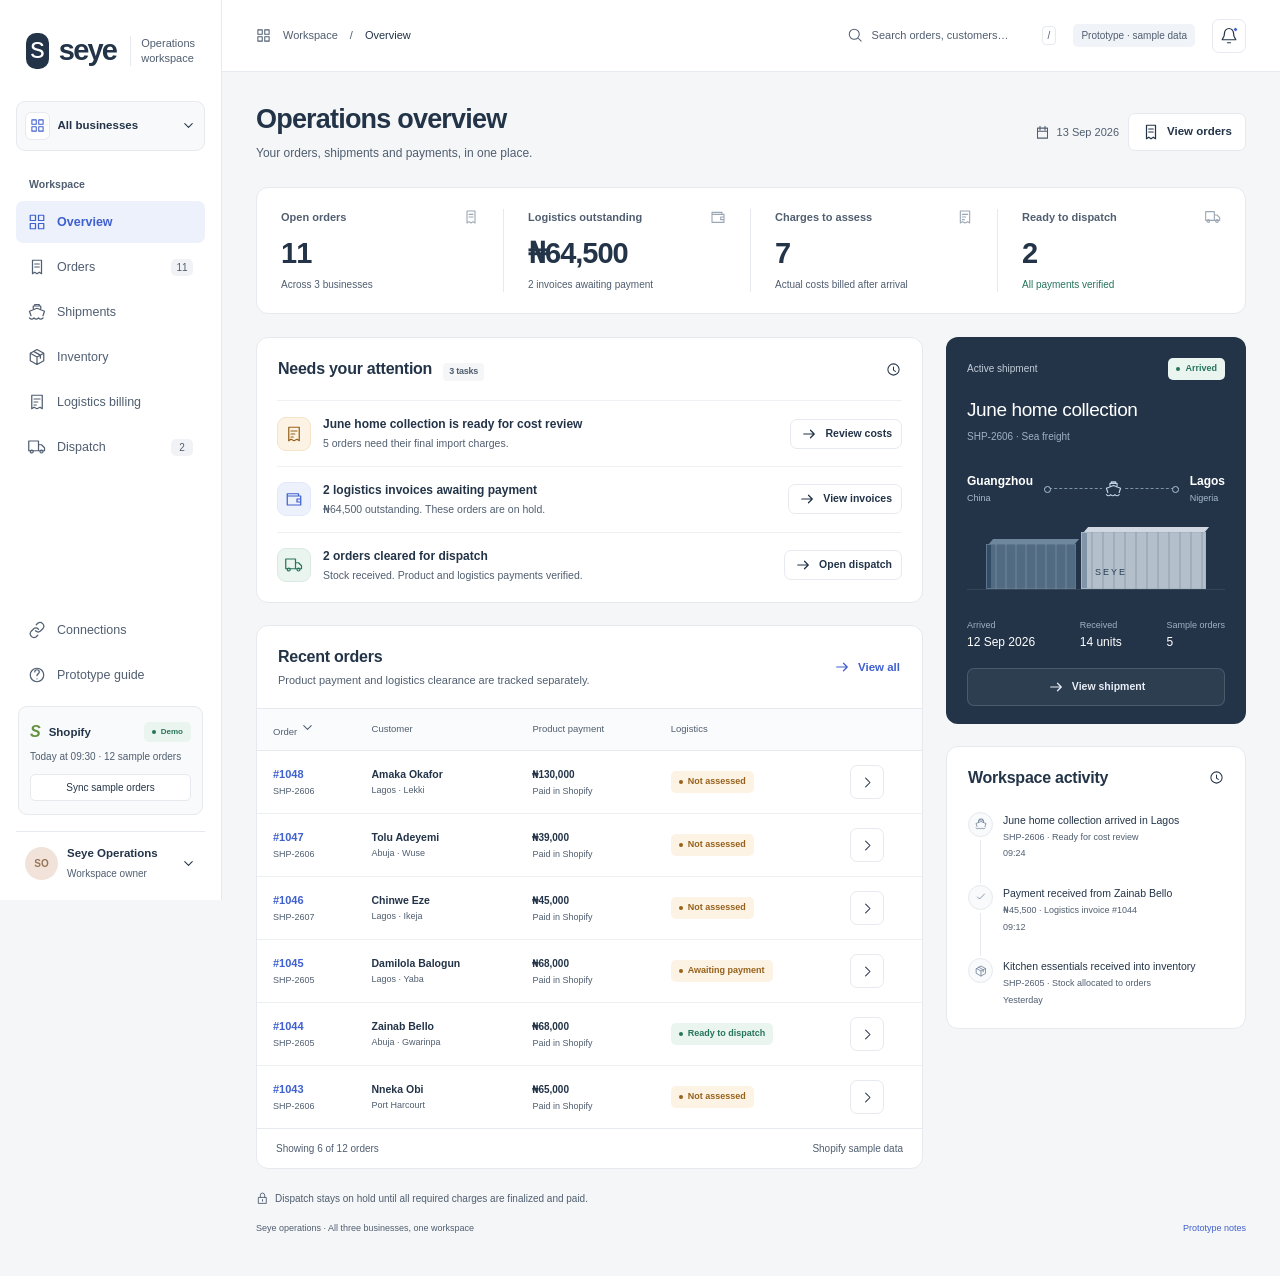
<file: index.html>
<!doctype html>
<html lang="en">
<head>
  <meta charset="UTF-8">
  <meta name="viewport" content="width=device-width,initial-scale=1">
  <meta name="theme-color" content="#233448">
  <meta name="description" content="Seye operations prototype: preorder inventory, actual logistics charges, and payment-controlled dispatch.">
  <title>Seye · Operations</title>
  <link rel="icon" href="data:image/svg+xml,%3Csvg xmlns='http://www.w3.org/2000/svg' viewBox='0 0 40 40'%3E%3Crect width='40' height='40' rx='12' fill='%23233448'/%3E%3Cpath d='M27 12H17a5 5 0 000 10h6a4 4 0 010 8H12' fill='none' stroke='%23fff' stroke-width='4'/%3E%3C/svg%3E">
  <link rel="stylesheet" href="styles.css">
  <script defer src="model.js"></script>
  <script defer src="app.js"></script>
</head>
<body>
  <a class="skip-link" href="#main">Skip to content</a>
  <div id="app"></div>
  <div id="overlay-root"></div>
  <div id="toast" class="toast" role="status" aria-live="polite"></div>
</body>
</html>
</file>
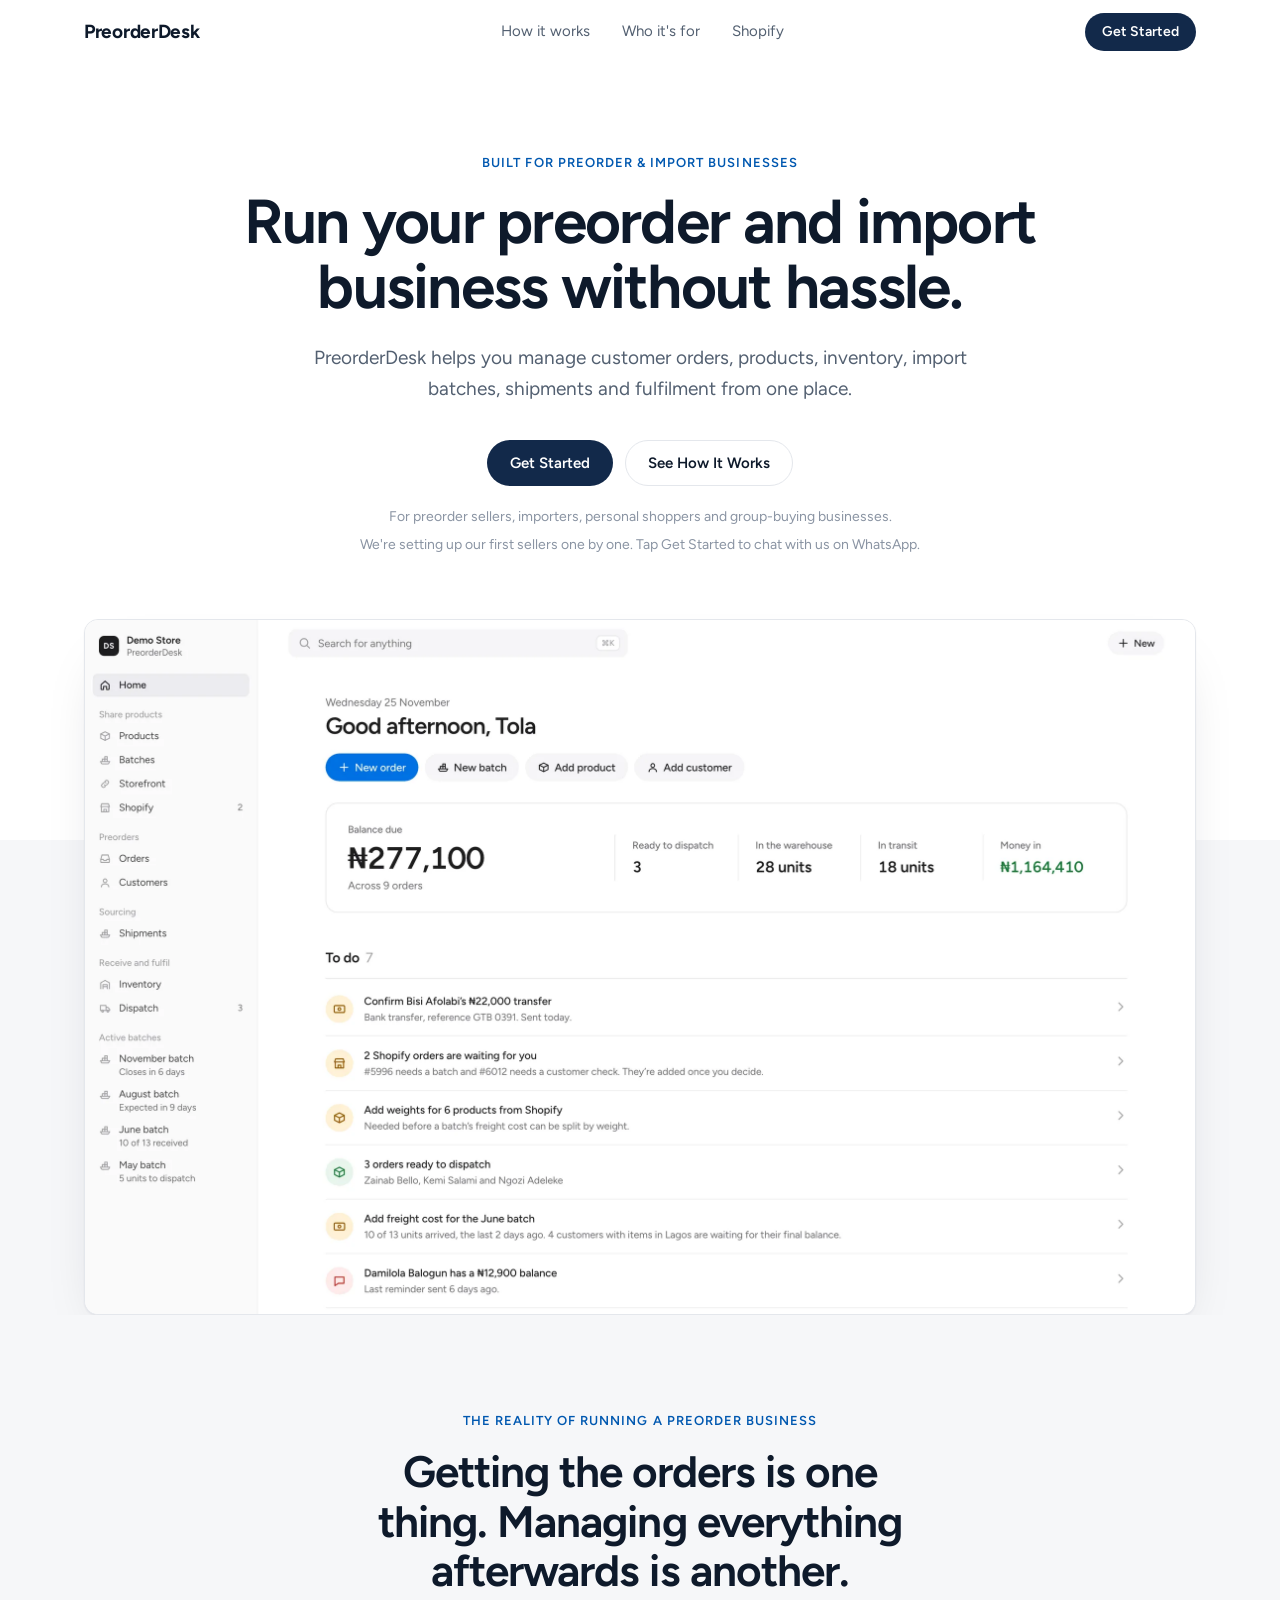
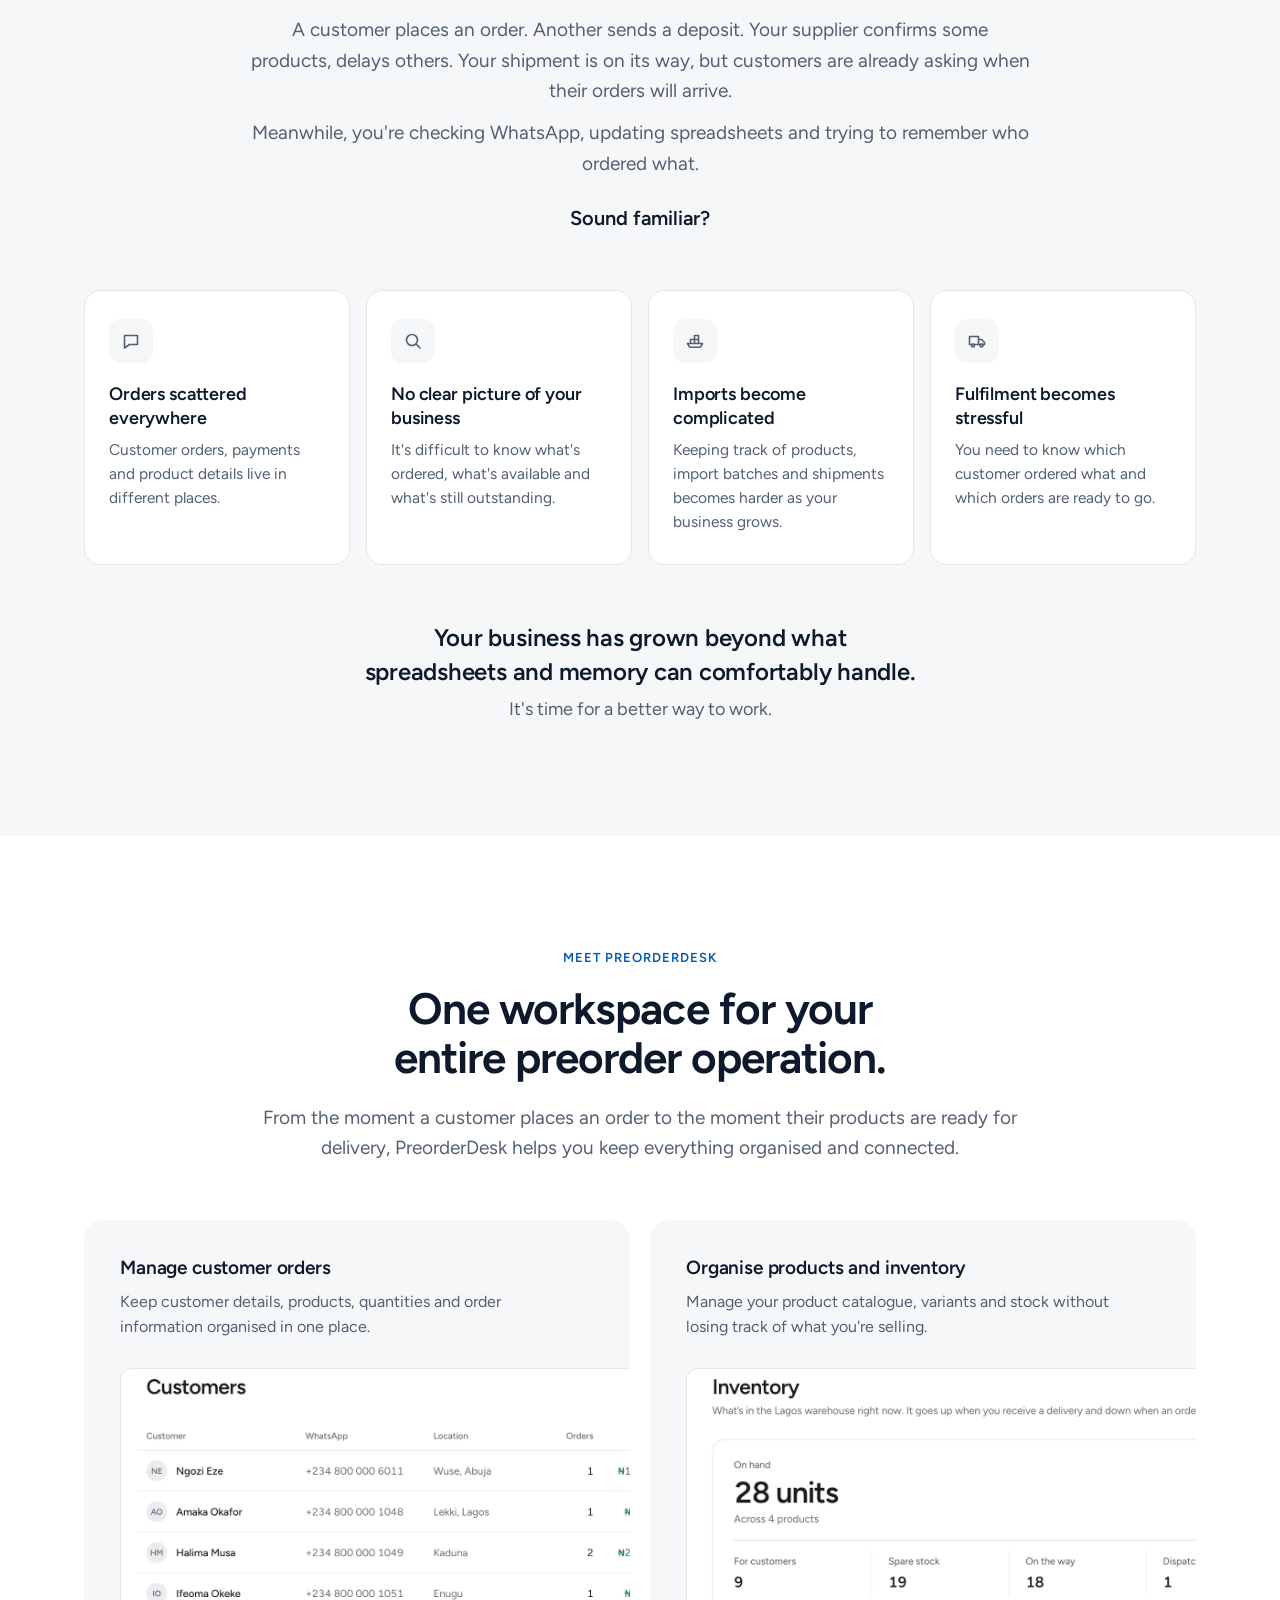
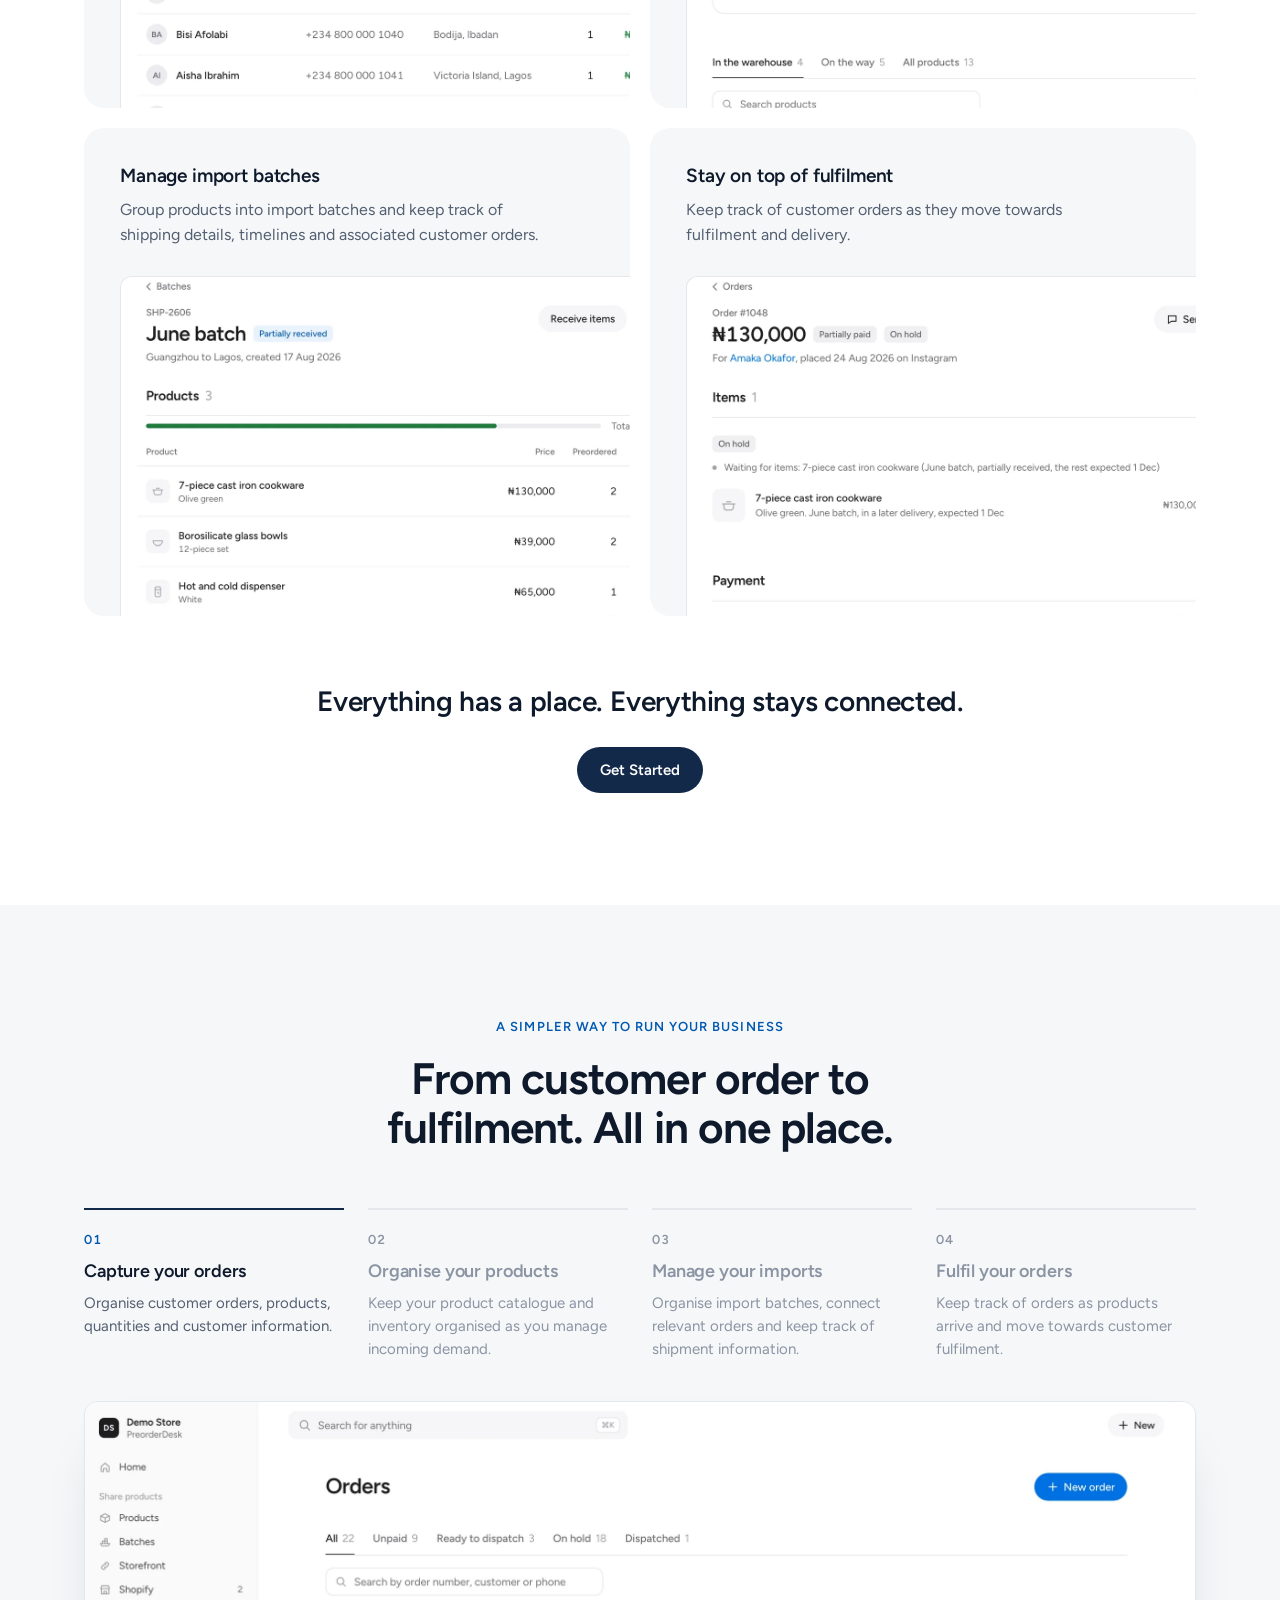
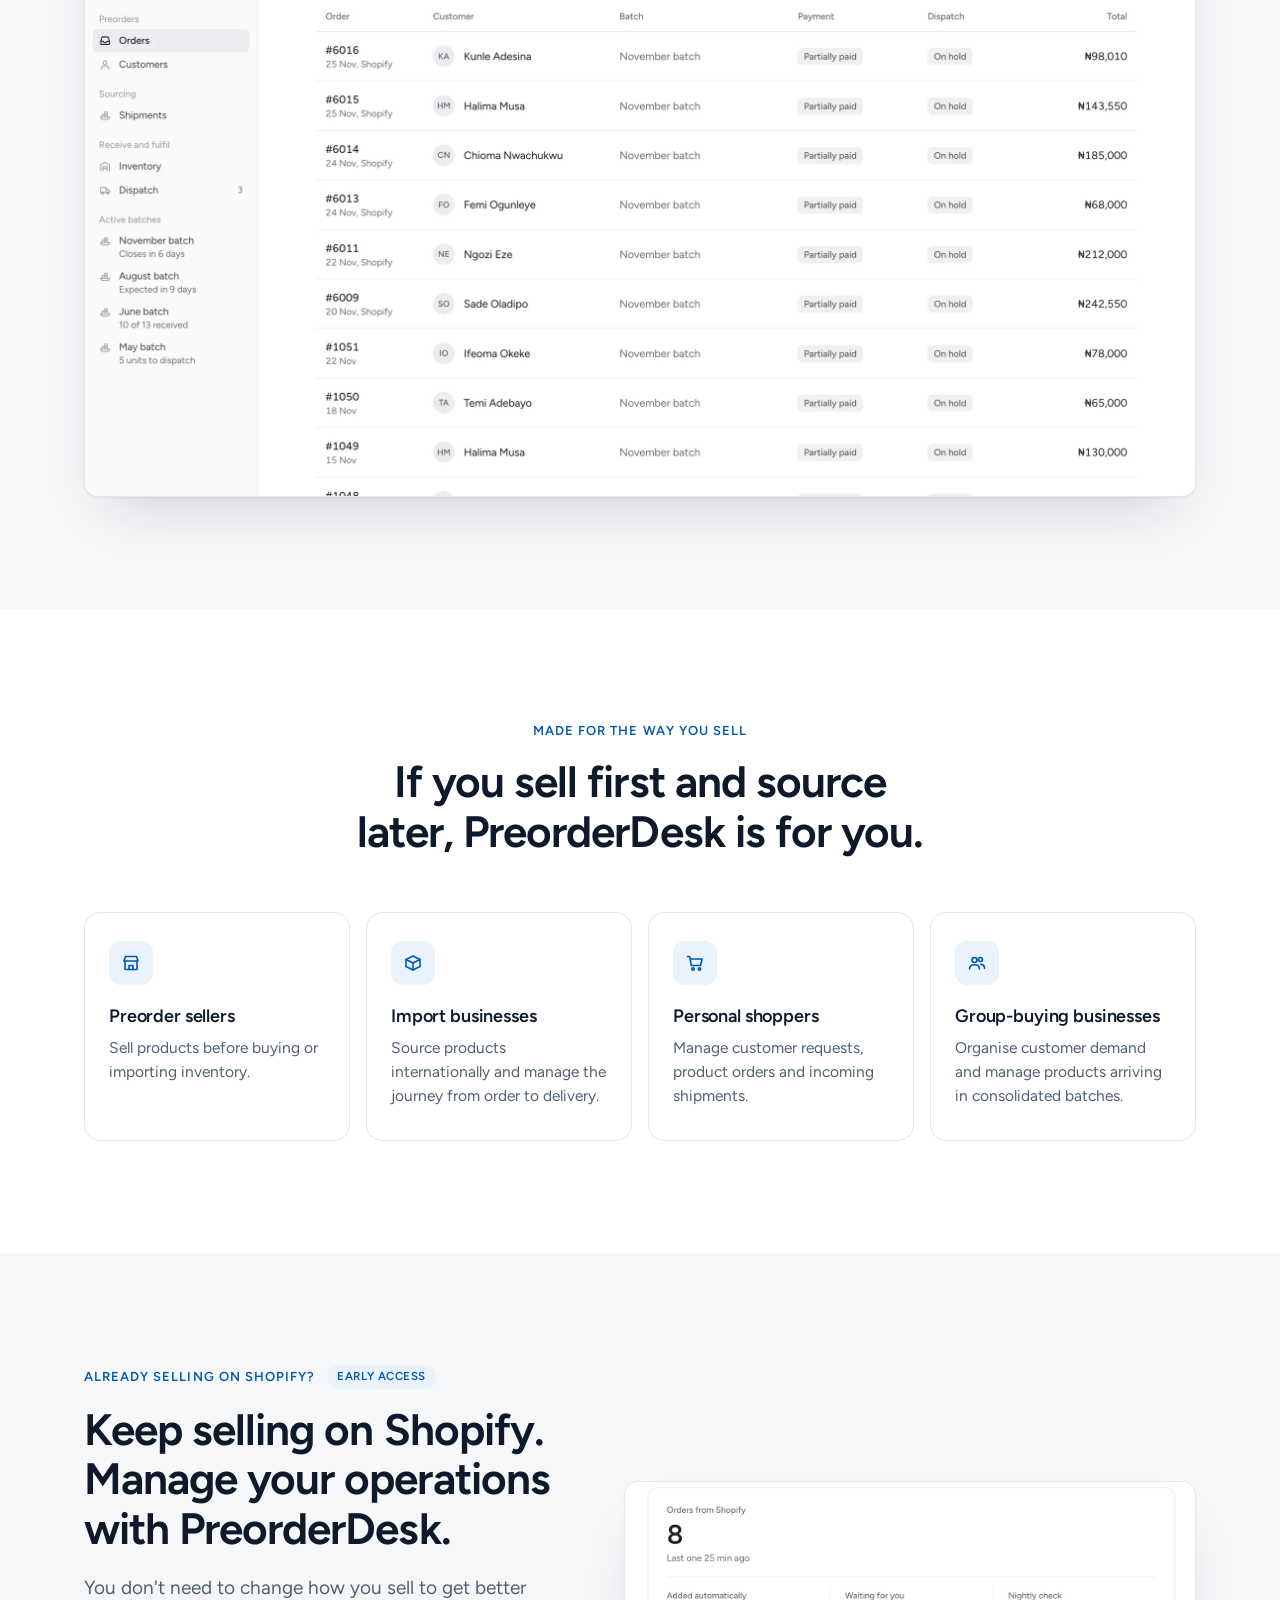
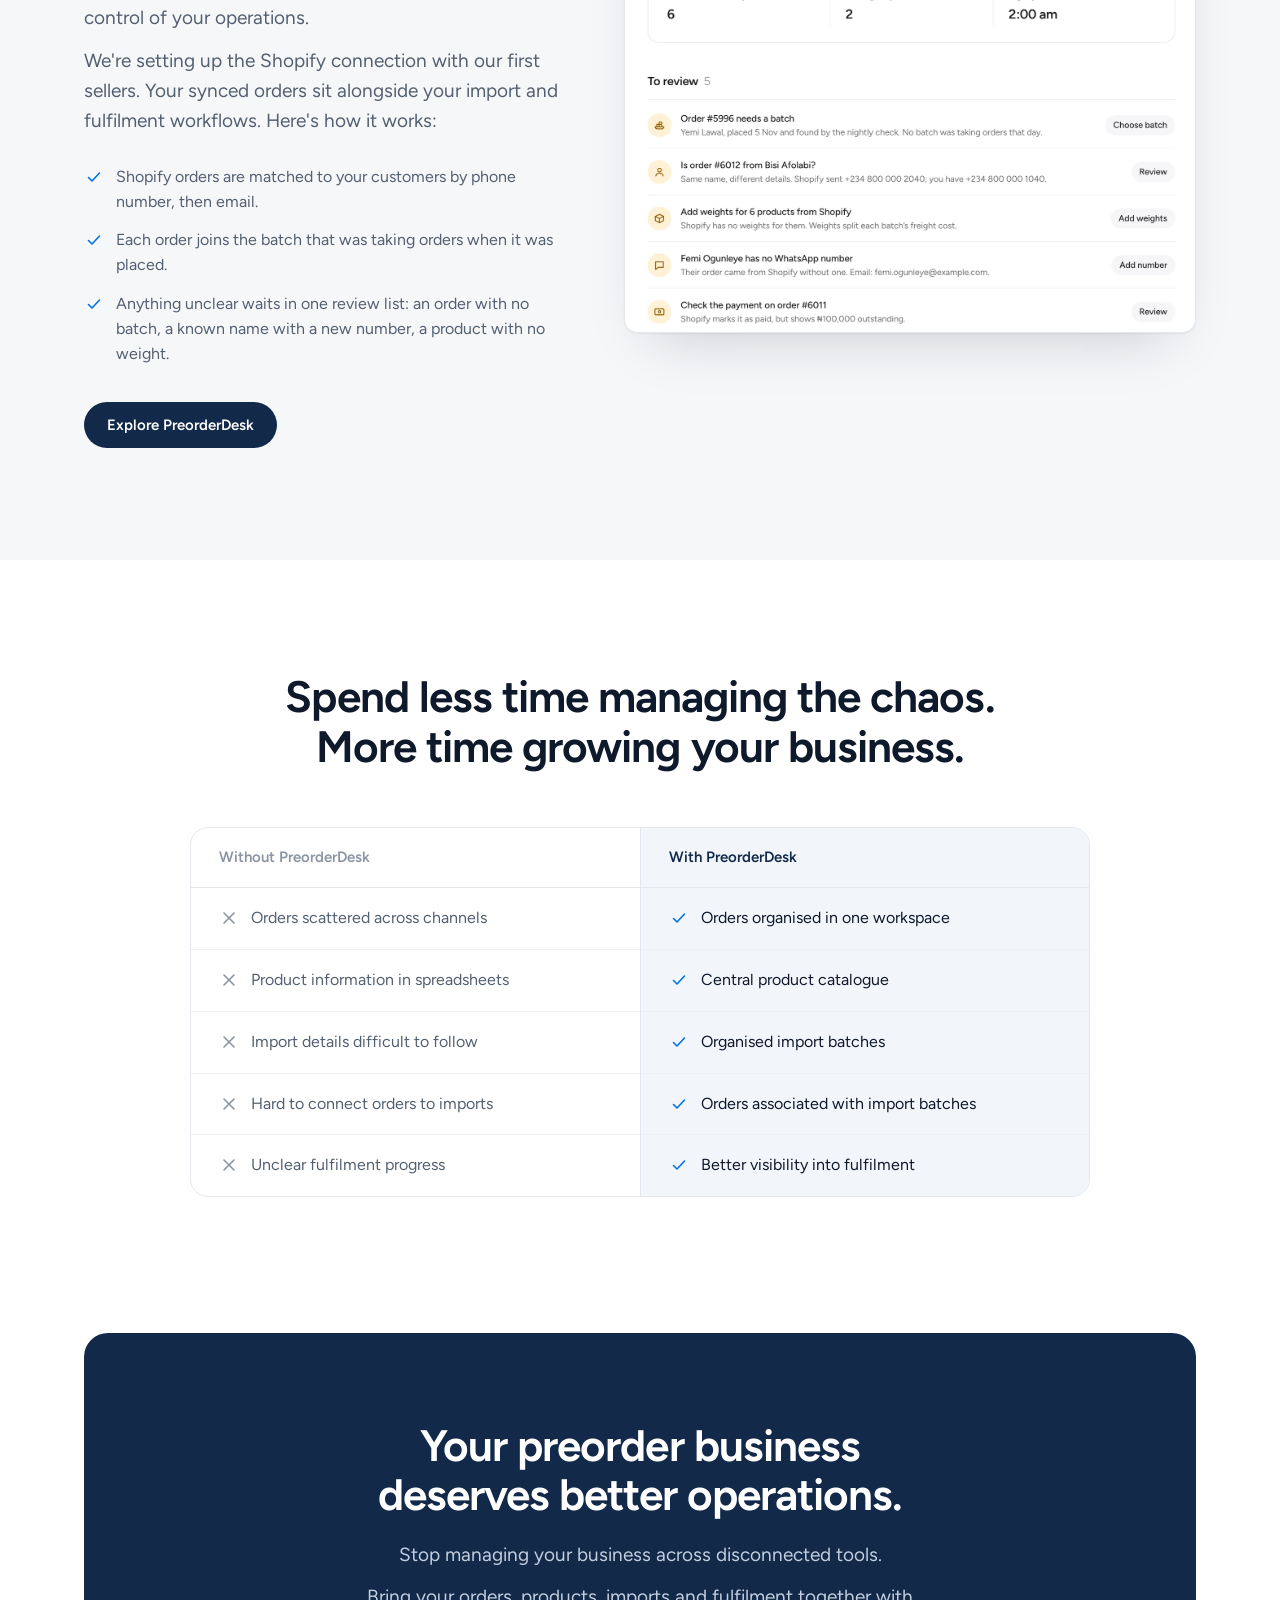
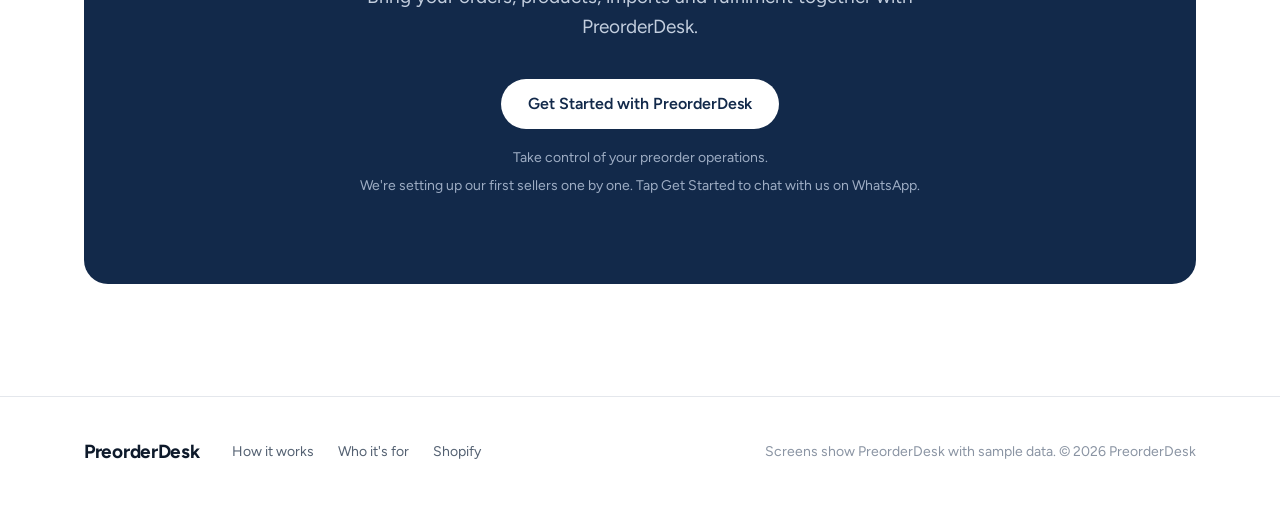
<file: v3/index.html>
<!doctype html>
<html lang="en">
<head>
<meta charset="utf-8">
<meta name="viewport" content="width=device-width, initial-scale=1">
<title>PreorderDesk: run your preorder and import business in one place</title>
<meta name="description" content="Sell before you stock. PreorderDesk helps preorder sellers, importers, personal shoppers and group-buying businesses manage customer orders, products, inventory, import batches, shipments and fulfilment from one place.">
<link rel="canonical" href="https://preorderdesk.getmayloo.com/">
<meta property="og:type" content="website">
<meta property="og:url" content="https://preorderdesk.getmayloo.com/">
<meta property="og:image" content="https://preorderdesk.getmayloo.com/img/og.jpg">
<meta property="og:image:width" content="1200">
<meta property="og:image:height" content="630">
<meta name="twitter:card" content="summary_large_image">
<meta property="og:title" content="PreorderDesk">
<meta property="og:description" content="Sell before you stock. Stay in control of everything that follows.">
<meta name="theme-color" content="#ffffff">
<script>
/* The dashboard used to live at this address. Links people saved or were sent (#home, #orders, #status/1048 and
   so on) are forwarded to it at app/, keeping the part after the #. This page's own section links stay here. */
(function () {
  var h = location.hash.slice(1);
  if (h && !/^(main|top|features|how-it-works|who|shopify|difference|get-started)$/.test(h)) location.replace('app/' + location.hash);
})();
</script>
<link rel="preconnect" href="https://fonts.googleapis.com">
<link rel="preconnect" href="https://fonts.gstatic.com" crossorigin>
<link rel="stylesheet" href="https://fonts.googleapis.com/css2?family=Figtree:wght@400..700&display=swap">
<link rel="preload" as="image" href="img/hero-dashboard.webp" fetchpriority="high">
<!--
  Layout references (Mobbin, Sites library), one per section:
  Header + hero ......... Mercury hero          https://mobbin.com/sites/sections/36860ef7-69eb-4cac-9ad4-cf2c5c097dba
  The problem ........... Front "Does this sound familiar?"  https://mobbin.com/sites/sections/fdeb0c2b-6196-4d02-b036-9b4c03badce5
  Meet PreorderDesk ..... Mercury feature cards https://mobbin.com/sites/sections/f50e8194-be8b-4932-95ec-f9fa18d7be72
  How it works .......... Rox "How it works"    https://mobbin.com/sites/sections/53c3d7d9-8feb-4531-afd7-c1bd06bf77c0
                          Amperos numbered steps https://mobbin.com/sites/sections/43ebd766-d9a4-43d6-b9f4-4dfa80544aa3
  Who it's for .......... Acctual "Who's it for?" https://mobbin.com/sites/sections/854560da-d735-4f7b-929e-b75ecb4193ab
  Shopify ............... Mailchimp Shopify integration https://mobbin.com/sites/sections/3241428a-fcf2-4038-8b6b-4b423e2d4995
  The difference ........ Beside comparison     https://mobbin.com/sites/sections/595fbaca-74ab-4c25-b94c-b1c93f1444cd
  Final call to action .. Mercury closing CTA   https://mobbin.com/sites/sections/c8611da2-7fcd-4182-bd63-1f233d5713e6
-->
<style>
:root{
  --bg:#fff; --fill:#f6f7f9; --line:#e4e7ec; --line-2:#eef0f3;
  --ink:#0e1a2b; --ink-2:#536071; --ink-3:#8a94a3;
  --navy:#12294a; --navy-h:#0b1d37; --navy-soft:#f2f5fa; --navy-line:#dfe6f0;
  --blue:#0071e3; --blue-t:#0058b0; --blue-soft:#e9f2fd;
  --f:"Figtree",-apple-system,BlinkMacSystemFont,"Segoe UI",Roboto,"Helvetica Neue",Arial,sans-serif;
  --shadow:0 1px 2px rgba(14,26,43,.05),0 28px 56px -28px rgba(14,26,43,.22);
}
*{box-sizing:border-box;margin:0;padding:0}
html{scroll-behavior:smooth;-webkit-text-size-adjust:100%}
@media (prefers-reduced-motion:reduce){html{scroll-behavior:auto}}
body{font-family:var(--f);color:var(--ink);background:var(--bg);font-size:16px;line-height:1.55;-webkit-font-smoothing:antialiased;text-rendering:optimizeLegibility}
img{display:block;max-width:100%;height:auto}
ul,ol{list-style:none}
a{color:inherit}
button{font:inherit;color:inherit}
:focus-visible{outline:2px solid var(--blue);outline-offset:3px;border-radius:6px}
.wrap{max-width:1160px;margin:0 auto;padding:0 24px}
section[id]{scroll-margin-top:64px}
.skip{position:absolute;left:-9999px;top:12px;background:#fff;padding:10px 14px;border-radius:10px;box-shadow:var(--shadow);z-index:100}
.skip:focus{left:16px}
.ic{width:20px;height:20px;flex:none;fill:none;stroke:currentColor;stroke-width:1.6;stroke-linecap:round;stroke-linejoin:round}

/* Buttons: one navy pill for the main action, a white pill for the secondary one */
.btn{display:inline-flex;align-items:center;justify-content:center;gap:8px;height:46px;padding:0 22px;border-radius:999px;border:1px solid transparent;font:600 15px/1 var(--f);text-decoration:none;white-space:nowrap;cursor:pointer;transition:background-color .15s,border-color .15s}
.btn-primary{background:var(--navy);color:#fff}
.btn-primary:hover{background:var(--navy-h)}
.btn-secondary{background:#fff;color:var(--ink);border-color:var(--line)}
.btn-secondary:hover{background:var(--fill)}
.btn-light{background:#fff;color:var(--navy)}
.btn-light:hover{background:#e9eef6}
.btn-sm{height:38px;padding:0 16px;font-size:14px}

/* Type */
.eyebrow{font-size:13px;font-weight:600;letter-spacing:.08em;text-transform:uppercase;color:var(--blue-t);margin-bottom:16px}
h1{font-size:clamp(34px,5.6vw,62px);line-height:1.05;letter-spacing:-.028em;font-weight:650;text-wrap:balance}
h2{font-size:clamp(30px,3.7vw,44px);line-height:1.12;letter-spacing:-.022em;font-weight:650;text-wrap:balance}
h3{font-size:19px;line-height:1.3;font-weight:600;letter-spacing:-.008em}
.lead{font-size:clamp(17px,1.5vw,19px);line-height:1.6;color:var(--ink-2)}
.lead + .lead{margin-top:12px}
.fine{font-size:14px;color:var(--ink-3)}
.sec{padding:112px 0}
.fill{background:var(--fill)}
.head{max-width:780px;margin:0 auto 56px;text-align:center}
.head h2 + .lead{margin-top:20px}

/* Header */
.top{position:sticky;top:0;z-index:50;background:rgba(255,255,255,.9);-webkit-backdrop-filter:saturate(180%) blur(14px);backdrop-filter:saturate(180%) blur(14px);border-bottom:1px solid transparent;transition:border-color .2s}
.top.scrolled{border-bottom-color:var(--line)}
.top .wrap{display:flex;align-items:center;height:64px;gap:24px}
.brand{font-size:19px;font-weight:700;letter-spacing:-.015em;text-decoration:none;color:var(--ink)}
.top nav{flex:1;display:flex;justify-content:center;gap:32px}
.top nav a{font-size:15px;color:var(--ink-2);text-decoration:none}
.top nav a:hover{color:var(--ink)}

/* Hero */
.hero{padding:88px 0 0;background:linear-gradient(to bottom,var(--bg) 0,var(--bg) 62%,var(--fill) 62%)}
.hero-copy{max-width:880px;margin:0 auto;text-align:center}
.hero-copy h1{margin-bottom:24px}
.hero-copy .lead{max-width:660px;margin-left:auto;margin-right:auto}
.actions{display:flex;justify-content:center;flex-wrap:wrap;gap:12px;margin-top:36px}
.hero-copy .fine{margin-top:20px}
.hero-copy .fine.early{margin-top:6px}
.tag{display:inline-block;margin-left:8px;padding:3px 10px;border-radius:999px;background:var(--blue-soft);color:var(--blue-t);font-size:11.5px;letter-spacing:.04em;vertical-align:1px}
.shot{background:#fff;border:1px solid var(--line);border-radius:14px;overflow:hidden;box-shadow:var(--shadow)}
.hero-shot{max-width:1120px;margin:64px auto 0}
.caption{text-align:center;font-size:13px;color:var(--ink-3);padding:16px 0 0}

/* The problem */
.problem{padding-top:96px}
.familiar{margin-top:24px;font-size:20px;font-weight:600;color:var(--ink)}
.cards4{display:grid;grid-template-columns:repeat(4,1fr);gap:16px}
.card{background:#fff;border:1px solid var(--line);border-radius:16px;padding:28px 24px 30px}
.card h3{margin:20px 0 8px;font-size:18px}
.card p{color:var(--ink-2);font-size:15.5px}
.tile{display:inline-flex;align-items:center;justify-content:center;width:44px;height:44px;border-radius:12px;background:var(--fill);color:var(--ink-2)}
.tile.blue{background:var(--blue-soft);color:var(--blue-t)}
.closing{max-width:700px;margin:56px auto 0;text-align:center}
.closing p:first-child{font-size:clamp(20px,2vw,24px);line-height:1.4;font-weight:600;letter-spacing:-.01em;text-wrap:balance}
.closing p + p{margin-top:8px;font-size:18px;color:var(--ink-2)}

/* Meet PreorderDesk: four cards, each with a slice of the real screen */
.bento{display:grid;grid-template-columns:1fr 1fr;gap:20px}
.feat{display:flex;flex-direction:column;background:var(--fill);border-radius:20px;overflow:hidden}
.feat-copy{padding:36px 36px 28px}
.feat-copy p{margin-top:10px;color:var(--ink-2);max-width:440px}
.feat-shot{margin:auto 0 0 36px;height:340px;overflow:hidden;background:#fff;border:1px solid var(--line);border-right:0;border-bottom:0;border-top-left-radius:12px}
.feat-shot img{width:max(100%,640px);max-width:none}
.connected{margin-top:64px;text-align:center}
.connected p{font-size:clamp(22px,2.4vw,28px);font-weight:600;letter-spacing:-.015em;margin-bottom:24px;text-wrap:balance}

/* How it works: a row of four steps over one screen on desktop, a timeline on phones */
.steps{display:grid;grid-template-columns:repeat(4,1fr);column-gap:24px}
.step{display:contents}
.step-btn{grid-row:1;align-self:start;display:block;width:100%;text-align:left;background:none;border:0;border-top:2px solid var(--line);padding:20px 4px 0 0;cursor:pointer;color:var(--ink-3);transition:color .15s,border-color .15s}
.step-btn:hover{color:var(--ink-2)}
.step.is-active .step-btn{border-top-color:var(--navy);color:var(--ink)}
.num{display:block;font-size:13px;font-weight:600;letter-spacing:.04em;font-variant-numeric:tabular-nums;margin-bottom:10px}
.step.is-active .num{color:var(--blue-t)}
.step-t{display:block;font-size:18px;font-weight:600;line-height:1.3;letter-spacing:-.008em}
.step-d{display:block;margin-top:8px;font-size:15px;line-height:1.55}
.step.is-active .step-d{color:var(--ink-2)}
.step-shot{grid-row:2;grid-column:1/-1;margin-top:40px;display:none}
.step.is-active .step-shot{display:block}

/* Who it's for */
.who .card{padding:28px 24px 32px}

/* Shopify */
.split{display:grid;grid-template-columns:5fr 6fr;gap:64px;align-items:center}
.split-copy h2{margin-bottom:20px}
.checks{margin:28px 0 36px;display:grid;gap:14px}
.checks li{display:flex;gap:12px;color:var(--ink-2);font-size:16px}
.checks .ic{color:var(--blue);margin-top:2px}

/* The difference */
.compare{max-width:900px;margin:0 auto;border:1px solid var(--line);border-radius:18px;overflow:hidden}
.compare table{width:100%;border-collapse:collapse;table-layout:fixed}
.compare th,.compare td{padding:18px 28px;text-align:left;vertical-align:top}
.compare th{font-size:15px;font-weight:600;border-bottom:1px solid var(--line)}
.compare td{font-size:16px;border-top:1px solid var(--line-2)}
.compare tr:first-child td{border-top:0}
.compare .without{color:var(--ink-2)}
.compare th.without{color:var(--ink-3)}
.compare .with{background:var(--navy-soft);color:var(--ink);border-left:1px solid var(--navy-line)}
.compare th.with{color:var(--navy)}
.cell{display:flex;gap:12px}
.cell .ic{margin-top:2px}
.without .ic{color:var(--ink-3)}
.with .ic{color:var(--blue)}

/* Final call to action */
.cta-sec{padding:24px 0 112px}
.cta-panel{background:var(--navy);color:#fff;border-radius:24px;padding:88px 32px;text-align:center}
.cta-panel h2{max-width:760px;margin:0 auto 20px}
.cta-panel .lead{color:#c3cede;max-width:600px;margin-left:auto;margin-right:auto}
.cta-panel .btn{margin-top:36px;height:50px;padding:0 26px;font-size:16px}
.cta-panel .fine{color:#9eadc4;margin-top:18px}
.cta-panel .fine.early{margin-top:6px}

/* Footer */
.foot{border-top:1px solid var(--line);padding:40px 0 48px}
.foot .wrap{display:flex;align-items:center;gap:32px;flex-wrap:wrap}
.foot nav{display:flex;gap:24px;flex:1}
.foot nav a{font-size:14px;color:var(--ink-2);text-decoration:none}
.foot nav a:hover{color:var(--ink)}
.foot .fine{margin-left:auto}

@media (max-width:1024px){
  .cards4{grid-template-columns:1fr 1fr}
  .split{grid-template-columns:1fr;gap:48px}
  .split-copy{max-width:680px}
}
@media (max-width:860px){
  .sec{padding:80px 0}
  .top nav{display:none}
  .top .wrap{justify-content:space-between}
  .hero{padding-top:56px}
  .hero-shot{margin-top:48px}
  .head{margin-bottom:40px}
  .bento{grid-template-columns:1fr}
  .feat-copy{padding:28px 24px 24px}
  .feat-shot{margin-left:24px;height:280px}
  /* Steps become a vertical timeline with every screen shown */
  .steps{display:block;position:relative}
  .step{display:block;position:relative;padding:0 0 48px 52px}
  .step:last-child{padding-bottom:0}
  .step::before{content:"";position:absolute;left:15px;top:36px;bottom:4px;width:2px;background:var(--line)}
  .step:last-child::before{display:none}
  .step-btn,.step.is-active .step-btn{border:0;padding:0;cursor:default;color:var(--ink)}
  .step .step-d{color:var(--ink-2)}
  .num,.step.is-active .num{position:absolute;left:0;top:-4px;width:32px;height:32px;border-radius:50%;background:var(--navy);color:#fff;display:flex;align-items:center;justify-content:center;font-size:12px;margin:0}
  .step-shot,.step.is-active .step-shot{display:block;margin-top:20px;border-radius:10px}
  .compare th,.compare td{padding:16px 16px}
  .compare td{font-size:15px}
  .cell{gap:10px}
  .cta-sec{padding-bottom:80px}
  .cta-panel{padding:64px 24px;border-radius:20px}
  .foot .fine{margin-left:0;width:100%}
}
@media (max-width:560px){
  .wrap{padding:0 20px}
  .cards4{grid-template-columns:1fr}
  .actions .btn{flex:1 1 100%}
  .btn-sm{padding:0 14px}
  .compare .cell .ic{display:none}
}
</style>
</head>
<body>
<a class="skip" href="#main">Skip to content</a>

<header class="top" id="top">
  <div class="wrap">
    <a class="brand" href="#main">PreorderDesk</a>
    <nav aria-label="Sections">
      <a href="#how-it-works">How it works</a>
      <a href="#who">Who it's for</a>
      <a href="#shopify">Shopify</a>
    </nav>
    <a class="btn btn-primary btn-sm" data-cta href="https://wa.me/2348053303926?text=Hi%2C%20I%27d%20like%20to%20get%20started%20with%20PreorderDesk.%20My%20business%20is%20___%20and%20I%20sell%20___." target="_blank" rel="noopener">Get Started</a>
  </div>
</header>

<main id="main">

  <section class="hero" aria-labelledby="hero-h">
    <div class="wrap">
      <div class="hero-copy">
        <p class="eyebrow">Built for preorder &amp; import businesses</p>
        <h1 id="hero-h">Run your preorder and import business without hassle.</h1>
        <p class="lead">PreorderDesk helps you manage customer orders, products, inventory, import batches, shipments and fulfilment from one place.</p>
        <div class="actions">
          <a class="btn btn-primary" data-cta href="https://wa.me/2348053303926?text=Hi%2C%20I%27d%20like%20to%20get%20started%20with%20PreorderDesk.%20My%20business%20is%20___%20and%20I%20sell%20___." target="_blank" rel="noopener">Get Started</a>
          <a class="btn btn-secondary" href="#how-it-works">See How It Works</a>
        </div>
        <p class="fine">For preorder sellers, importers, personal shoppers and group-buying businesses.</p>
        <p class="fine early">We're setting up our first sellers one by one. Tap Get Started to chat with us on WhatsApp.</p>
      </div>
      <figure class="shot hero-shot">
        <img src="img/hero-dashboard.webp" width="2240" height="1400" fetchpriority="high"
          alt="The PreorderDesk home screen: balance due across orders, orders ready to dispatch, units in the warehouse and in transit, and a to-do list with a transfer to confirm, Shopify orders waiting, products that need weights and orders ready to go.">
      </figure>
    </div>
  </section>

  <section class="sec fill problem" aria-labelledby="problem-h">
    <div class="wrap">
      <div class="head">
        <p class="eyebrow">The reality of running a preorder business</p>
        <h2 id="problem-h">Getting the orders is one thing. Managing everything afterwards is another.</h2>
        <p class="lead">A customer places an order. Another sends a deposit. Your supplier confirms some products, delays others. Your shipment is on its way, but customers are already asking when their orders will arrive.</p>
        <p class="lead">Meanwhile, you're checking WhatsApp, updating spreadsheets and trying to remember who ordered what.</p>
        <p class="familiar">Sound familiar?</p>
      </div>
      <ul class="cards4">
        <li class="card">
          <span class="tile"><svg class="ic" viewBox="0 0 20 20" aria-hidden="true"><path d="M3.5 4.5h13v9h-8l-5 3.5z"/></svg></span>
          <h3>Orders scattered everywhere</h3>
          <p>Customer orders, payments and product details live in different places.</p>
        </li>
        <li class="card">
          <span class="tile"><svg class="ic" viewBox="0 0 20 20" aria-hidden="true"><circle cx="9" cy="9" r="5.5"/><path d="m17 17-4-4"/></svg></span>
          <h3>No clear picture of your business</h3>
          <p>It's difficult to know what's ordered, what's available and what's still outstanding.</p>
        </li>
        <li class="card">
          <span class="tile"><svg class="ic" viewBox="0 0 20 20" aria-hidden="true"><path d="M2.5 12.5h15l-1.8 3.2a1 1 0 0 1-.9.5H5.2a1 1 0 0 1-.9-.5z"/><path d="M5.5 12.5V8.5h4v4M9.5 12.5V8.5h4v4M9.5 8.5v-4h4v4"/></svg></span>
          <h3>Imports become complicated</h3>
          <p>Keeping track of products, import batches and shipments becomes harder as your business grows.</p>
        </li>
        <li class="card">
          <span class="tile"><svg class="ic" viewBox="0 0 20 20" aria-hidden="true"><path d="M2.5 5.5h9v8h-9zM11.5 8.5h3l3 3v2h-6"/><circle cx="6" cy="14.5" r="1.5"/><circle cx="14.5" cy="14.5" r="1.5"/></svg></span>
          <h3>Fulfilment becomes stressful</h3>
          <p>You need to know which customer ordered what and which orders are ready to go.</p>
        </li>
      </ul>
      <div class="closing">
        <p>Your business has grown beyond what spreadsheets and memory can comfortably handle.</p>
        <p>It's time for a better way to work.</p>
      </div>
    </div>
  </section>

  <section class="sec" id="features" aria-labelledby="features-h">
    <div class="wrap">
      <div class="head">
        <p class="eyebrow">Meet PreorderDesk</p>
        <h2 id="features-h">One workspace for your entire preorder operation.</h2>
        <p class="lead">From the moment a customer places an order to the moment their products are ready for delivery, PreorderDesk helps you keep everything organised and connected.</p>
      </div>
      <div class="bento">
        <article class="feat">
          <div class="feat-copy">
            <h3>Manage customer orders</h3>
            <p>Keep customer details, products, quantities and order information organised in one place.</p>
          </div>
          <div class="feat-shot"><img src="img/feat-customers.webp" width="1400" height="1001" loading="lazy"
            alt="Customer list with WhatsApp numbers, locations, number of orders, amounts paid and balances due."></div>
        </article>
        <article class="feat">
          <div class="feat-copy">
            <h3>Organise products and inventory</h3>
            <p>Manage your product catalogue, variants and stock without losing track of what you're selling.</p>
          </div>
          <div class="feat-shot"><img src="img/feat-inventory.webp" width="1400" height="1262" loading="lazy"
            alt="Inventory screen: 28 units on hand, split into units held for customers and spare stock, with units still on the way."></div>
        </article>
        <article class="feat">
          <div class="feat-copy">
            <h3>Manage import batches</h3>
            <p>Group products into import batches and keep track of shipping details, timelines and associated customer orders.</p>
          </div>
          <div class="feat-shot"><img src="img/feat-batch.webp" width="1400" height="1344" loading="lazy"
            alt="A June batch from Guangzhou to Lagos, partially received: 10 of 13 units in, with the products, how many were preordered, and each delivery with the customer orders it covers."></div>
        </article>
        <article class="feat">
          <div class="feat-copy">
            <h3>Stay on top of fulfilment</h3>
            <p>Keep track of customer orders as they move towards fulfilment and delivery.</p>
          </div>
          <div class="feat-shot"><img src="img/feat-order.webp" width="1400" height="1148" loading="lazy"
            alt="An order on hold, waiting for an item from the June batch that is expected on 1 December, with the deposit paid and the balance due."></div>
        </article>
      </div>
      <div class="connected">
        <p>Everything has a place. Everything stays connected.</p>
        <a class="btn btn-primary" data-cta href="https://wa.me/2348053303926?text=Hi%2C%20I%27d%20like%20to%20get%20started%20with%20PreorderDesk.%20My%20business%20is%20___%20and%20I%20sell%20___." target="_blank" rel="noopener">Get Started</a>
      </div>
    </div>
  </section>

  <section class="sec fill" id="how-it-works" aria-labelledby="how-h">
    <div class="wrap">
      <div class="head">
        <p class="eyebrow">A simpler way to run your business</p>
        <h2 id="how-h">From customer order to fulfilment. All in one place.</h2>
      </div>
      <ol class="steps">
        <li class="step is-active">
          <button class="step-btn" type="button" aria-controls="step-1-shot">
            <span class="num">01</span>
            <span class="step-t">Capture your orders</span>
            <span class="step-d">Organise customer orders, products, quantities and customer information.</span>
          </button>
          <figure class="shot step-shot" id="step-1-shot">
            <img src="img/step-orders.webp" width="2240" height="1400" loading="lazy"
              alt="Orders list with tabs for unpaid, ready to dispatch, on hold and dispatched orders, showing each order's customer, batch, payment and total.">
          </figure>
        </li>
        <li class="step">
          <button class="step-btn" type="button" aria-controls="step-2-shot">
            <span class="num">02</span>
            <span class="step-t">Organise your products</span>
            <span class="step-d">Keep your product catalogue and inventory organised as you manage incoming demand.</span>
          </button>
          <figure class="shot step-shot" id="step-2-shot">
            <img src="img/step-products.webp" width="2240" height="1400" loading="lazy"
              alt="Products list with each product's variant, price, supplier cost, weight and the batch it is taking orders in.">
          </figure>
        </li>
        <li class="step">
          <button class="step-btn" type="button" aria-controls="step-3-shot">
            <span class="num">03</span>
            <span class="step-t">Manage your imports</span>
            <span class="step-d">Organise import batches, connect relevant orders and keep track of shipment information.</span>
          </button>
          <figure class="shot step-shot" id="step-3-shot">
            <img src="img/step-batches.webp" width="2240" height="1400" loading="lazy"
              alt="Batches list showing each batch's route, status, number of orders, units received and expected arrival date.">
          </figure>
        </li>
        <li class="step">
          <button class="step-btn" type="button" aria-controls="step-4-shot">
            <span class="num">04</span>
            <span class="step-t">Fulfil your orders</span>
            <span class="step-d">Keep track of orders as products arrive and move towards customer fulfilment.</span>
          </button>
          <figure class="shot step-shot" id="step-4-shot">
            <img src="img/step-dispatch.webp" width="2240" height="1400" loading="lazy"
              alt="Dispatch screen listing three orders ready to leave the warehouse, by delivery or pickup, with the items to pack.">
          </figure>
        </li>
      </ol>
    </div>
  </section>

  <section class="sec who" id="who" aria-labelledby="who-h">
    <div class="wrap">
      <div class="head">
        <p class="eyebrow">Made for the way you sell</p>
        <h2 id="who-h">If you sell first and source later, PreorderDesk is for you.</h2>
      </div>
      <ul class="cards4">
        <li class="card">
          <span class="tile blue"><svg class="ic" viewBox="0 0 20 20" aria-hidden="true"><path d="M3 8h14M4 8v8.5h12V8M3 8l1.5-4.5h11L17 8"/><path d="M8 16.5v-4h4v4"/></svg></span>
          <h3>Preorder sellers</h3>
          <p>Sell products before buying or importing inventory.</p>
        </li>
        <li class="card">
          <span class="tile blue"><svg class="ic" viewBox="0 0 20 20" aria-hidden="true"><path d="M3 6.5 10 3l7 3.5v7L10 17l-7-3.5z"/><path d="m3 6.5 7 3.5 7-3.5M10 10v7"/></svg></span>
          <h3>Import businesses</h3>
          <p>Source products internationally and manage the journey from order to delivery.</p>
        </li>
        <li class="card">
          <span class="tile blue"><svg class="ic" viewBox="0 0 20 20" aria-hidden="true"><path d="M2.5 3.5h2.2l1.6 9h9.2l1.6-6.5H5.3"/><circle cx="8" cy="16" r="1.2"/><circle cx="14.5" cy="16" r="1.2"/></svg></span>
          <h3>Personal shoppers</h3>
          <p>Manage customer requests, product orders and incoming shipments.</p>
        </li>
        <li class="card">
          <span class="tile blue"><svg class="ic" viewBox="0 0 20 20" aria-hidden="true"><circle cx="7.5" cy="7" r="2.5"/><path d="M2.5 16c0-2.8 2.2-4.2 5-4.2s5 1.4 5 4.2"/><circle cx="13.5" cy="6.5" r="2"/><path d="M14 11.4c2 .2 3.5 1.5 3.5 3.8"/></svg></span>
          <h3>Group-buying businesses</h3>
          <p>Organise customer demand and manage products arriving in consolidated batches.</p>
        </li>
      </ul>
    </div>
  </section>

  <section class="sec fill" id="shopify" aria-labelledby="shopify-h">
    <div class="wrap split">
      <div class="split-copy">
        <p class="eyebrow">Already selling on Shopify? <span class="tag">Early access</span></p>
        <h2 id="shopify-h">Keep selling on Shopify. Manage your operations with PreorderDesk.</h2>
        <p class="lead">You don't need to change how you sell to get better control of your operations.</p>
        <p class="lead">We're setting up the Shopify connection with our first sellers. Your synced orders sit alongside your import and fulfilment workflows. Here's how it works:</p>
        <ul class="checks">
          <li><svg class="ic" viewBox="0 0 20 20" aria-hidden="true"><path d="m4.5 10.5 3.5 3.5 7.5-8"/></svg><span>Shopify orders are matched to your customers by phone number, then email.</span></li>
          <li><svg class="ic" viewBox="0 0 20 20" aria-hidden="true"><path d="m4.5 10.5 3.5 3.5 7.5-8"/></svg><span>Each order joins the batch that was taking orders when it was placed.</span></li>
          <li><svg class="ic" viewBox="0 0 20 20" aria-hidden="true"><path d="m4.5 10.5 3.5 3.5 7.5-8"/></svg><span>Anything unclear waits in one review list: an order with no batch, a known name with a new number, a product with no weight.</span></li>
        </ul>
        <a class="btn btn-primary" data-cta href="https://wa.me/2348053303926?text=Hi%2C%20I%27d%20like%20to%20get%20started%20with%20PreorderDesk.%20My%20business%20is%20___%20and%20I%20sell%20___." target="_blank" rel="noopener">Explore PreorderDesk</a>
      </div>
      <figure class="shot">
        <img src="img/shopify-review.webp" width="1400" height="1107" loading="lazy"
          alt="Shopify screen in PreorderDesk: 8 orders from Shopify, 6 added automatically and 2 waiting, and a review list with an order that needs a batch, a customer to confirm and products that need weights.">
      </figure>
    </div>
  </section>

  <section class="sec" id="difference" aria-labelledby="diff-h">
    <div class="wrap">
      <div class="head">
        <h2 id="diff-h">Spend less time managing the chaos. More time growing your business.</h2>
      </div>
      <div class="compare">
        <table>
          <thead>
            <tr><th scope="col" class="without">Without PreorderDesk</th><th scope="col" class="with">With PreorderDesk</th></tr>
          </thead>
          <tbody>
            <tr><td class="without"><span class="cell"><svg class="ic" viewBox="0 0 20 20" aria-hidden="true"><path d="m5 5 10 10M15 5 5 15"/></svg>Orders scattered across channels</span></td><td class="with"><span class="cell"><svg class="ic" viewBox="0 0 20 20" aria-hidden="true"><path d="m4.5 10.5 3.5 3.5 7.5-8"/></svg>Orders organised in one workspace</span></td></tr>
            <tr><td class="without"><span class="cell"><svg class="ic" viewBox="0 0 20 20" aria-hidden="true"><path d="m5 5 10 10M15 5 5 15"/></svg>Product information in spreadsheets</span></td><td class="with"><span class="cell"><svg class="ic" viewBox="0 0 20 20" aria-hidden="true"><path d="m4.5 10.5 3.5 3.5 7.5-8"/></svg>Central product catalogue</span></td></tr>
            <tr><td class="without"><span class="cell"><svg class="ic" viewBox="0 0 20 20" aria-hidden="true"><path d="m5 5 10 10M15 5 5 15"/></svg>Import details difficult to follow</span></td><td class="with"><span class="cell"><svg class="ic" viewBox="0 0 20 20" aria-hidden="true"><path d="m4.5 10.5 3.5 3.5 7.5-8"/></svg>Organised import batches</span></td></tr>
            <tr><td class="without"><span class="cell"><svg class="ic" viewBox="0 0 20 20" aria-hidden="true"><path d="m5 5 10 10M15 5 5 15"/></svg>Hard to connect orders to imports</span></td><td class="with"><span class="cell"><svg class="ic" viewBox="0 0 20 20" aria-hidden="true"><path d="m4.5 10.5 3.5 3.5 7.5-8"/></svg>Orders associated with import batches</span></td></tr>
            <tr><td class="without"><span class="cell"><svg class="ic" viewBox="0 0 20 20" aria-hidden="true"><path d="m5 5 10 10M15 5 5 15"/></svg>Unclear fulfilment progress</span></td><td class="with"><span class="cell"><svg class="ic" viewBox="0 0 20 20" aria-hidden="true"><path d="m4.5 10.5 3.5 3.5 7.5-8"/></svg>Better visibility into fulfilment</span></td></tr>
          </tbody>
        </table>
      </div>
    </div>
  </section>

  <section class="cta-sec" id="get-started" aria-labelledby="cta-h">
    <div class="wrap">
      <div class="cta-panel">
        <h2 id="cta-h">Your preorder business deserves better operations.</h2>
        <p class="lead">Stop managing your business across disconnected tools.</p>
        <p class="lead">Bring your orders, products, imports and fulfilment together with PreorderDesk.</p>
        <a class="btn btn-light" data-cta href="https://wa.me/2348053303926?text=Hi%2C%20I%27d%20like%20to%20get%20started%20with%20PreorderDesk.%20My%20business%20is%20___%20and%20I%20sell%20___." target="_blank" rel="noopener">Get Started with PreorderDesk</a>
        <p class="fine">Take control of your preorder operations.</p>
        <p class="fine early">We're setting up our first sellers one by one. Tap Get Started to chat with us on WhatsApp.</p>
      </div>
    </div>
  </section>

</main>

<footer class="foot">
  <div class="wrap">
    <a class="brand" href="#main">PreorderDesk</a>
    <nav aria-label="Footer">
      <a href="#how-it-works">How it works</a>
      <a href="#who">Who it's for</a>
      <a href="#shopify">Shopify</a>
    </nav>
    <p class="fine">Screens show PreorderDesk with sample data. © 2026 PreorderDesk</p>
  </div>
</footer>

<script>
/* Header gets its bottom line once the page scrolls */
const top_ = document.getElementById('top');
const onScroll = () => top_.classList.toggle('scrolled', window.scrollY > 8);
addEventListener('scroll', onScroll, { passive: true }); onScroll();

/* How it works: on wide screens one step's screen shows at a time; on phones every step shows its screen */
const wide = matchMedia('(min-width: 861px)');
const steps = [...document.querySelectorAll('.step')];
let active = 0;
function showStep(i) {
  active = i;
  steps.forEach((s, k) => {
    s.classList.toggle('is-active', k === i);
    const b = s.querySelector('.step-btn');
    if (wide.matches) { b.setAttribute('aria-expanded', String(k === i)); b.removeAttribute('tabindex'); }
    else { b.removeAttribute('aria-expanded'); b.setAttribute('tabindex', '-1'); }
  });
}
steps.forEach((s, i) => s.querySelector('.step-btn').addEventListener('click', () => { if (wide.matches) showStep(i); }));
wide.addEventListener('change', () => showStep(active));
showStep(0);
</script>
</body>
</html>
</file>
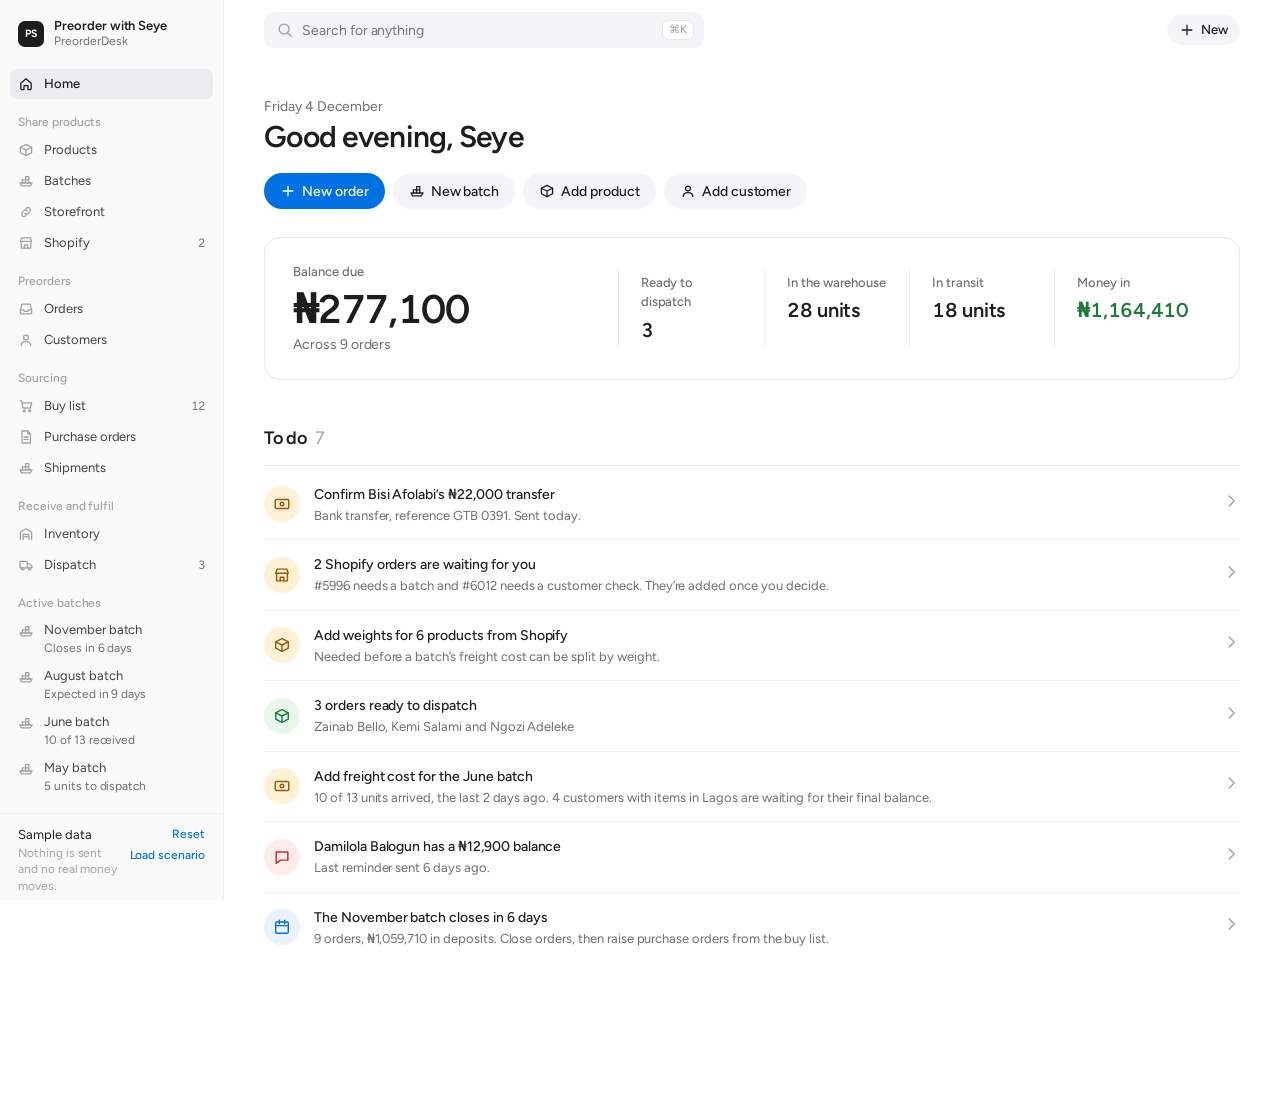
<file: v3/app/index.html>
<!doctype html>
<html lang="en">
<head>
<meta charset="utf-8">
<meta name="viewport" content="width=device-width, initial-scale=1, viewport-fit=cover">
<meta name="robots" content="noindex">
<title>PreorderDesk</title>
<link rel="preconnect" href="https://fonts.googleapis.com">
<link rel="preconnect" href="https://fonts.gstatic.com" crossorigin>
<link rel="stylesheet" href="https://fonts.googleapis.com/css2?family=Figtree:wght@300..900&display=swap">
<style>
/* v3: clean dashboard. Layout and color roles follow Mercury and Stripe (see UI-VALIDATION.md).
   Color roles: blue = what you can tap and things in motion; green = money in and things done;
   amber = your move; red = money missing; gray = waiting on someone else. */
:root{
  --bg:#ffffff; --side:#fafafa; --fill:#f5f5f7; --fill-2:#ececf0; --hover:#f7f7f9;
  --line:#e6e6eb; --line-2:#f0f0f3; --field:#d6d6db;
  --ink:#1d1d1f; --ink-2:#6e6e73; --ink-3:#a1a1a6;
  --blue:#0071e3; --blue-h:#0062c4; --blue-soft:#e9f2fd; --blue-t:#0058b0;
  --green:#1d7a3a; --green-soft:#e7f5eb;
  --amber:#965a00; --amber-soft:#fff1d6;
  --red:#c0312b; --red-soft:#fdecea;
  --gray-soft:#f0f0f2; --gray-t:#5d5d62;
  --ring:0 0 0 3px rgba(0,113,227,.18);
  --f:"Figtree",-apple-system,BlinkMacSystemFont,"Segoe UI",Roboto,"Helvetica Neue",Arial,sans-serif;
  color-scheme:light;
}
*{box-sizing:border-box}
[hidden]{display:none!important}
html{-webkit-text-size-adjust:100%}
body{margin:0;background:var(--bg);color:var(--ink);font:400 14px/1.5 var(--f);-webkit-font-smoothing:antialiased;letter-spacing:-.003em}
body.locked{overflow:hidden}
button,input,select,textarea{font:inherit;color:inherit;letter-spacing:inherit}
button{cursor:pointer}
a{color:var(--blue);text-decoration:none}
a:hover{text-decoration:underline}
:focus-visible{outline:2px solid var(--blue);outline-offset:2px}
h1,h2,h3,p{margin:0}
.ic{width:18px;height:18px;flex:none;fill:none;stroke:currentColor;stroke-width:1.6;stroke-linecap:round;stroke-linejoin:round}
.num,.tbl td,.kv,.big,.money-h,.amount{font-variant-numeric:tabular-nums}
.muted{color:var(--ink-2)} .faint{color:var(--ink-3)} .green{color:var(--green)} .red{color:var(--red)}
.label{display:block;font-size:13px;color:var(--ink-2);font-weight:500}

/* Shell (Mercury, Stripe): quiet sidebar, white canvas */
.sidebar{position:fixed;inset:0 auto 0 0;width:224px;background:var(--side);border-right:1px solid var(--line-2);padding:12px 10px 0;display:flex;flex-direction:column;gap:14px;z-index:20;overflow-y:auto}
.org{display:flex;align-items:center;gap:10px;padding:6px 8px;border-radius:8px;color:var(--ink);font-size:13px;font-weight:600;line-height:1.25}
.org:hover{background:var(--fill);text-decoration:none}
.org-av{width:26px;height:26px;border-radius:7px;background:var(--ink);color:#fff;display:grid;place-items:center;font-size:10.5px;font-weight:700;letter-spacing:.02em;flex:none}
.org small{display:block;font-weight:400;color:var(--ink-2);font-size:12px;line-height:1.25}
/* Rows: Mercury's 13px labels, gray icons, gray fill on the current page, plain counts */
.nav{display:flex;flex-direction:column;gap:1px}
.nav a{display:flex;align-items:center;gap:10px;min-height:30px;padding:0 8px;border-radius:7px;color:#424245;font-size:13px;line-height:1.45}
.nav a .ic{width:16px;height:16px;color:var(--ink-3)}
.nav a:hover{background:var(--fill);color:var(--ink);text-decoration:none}
.nav a.on{background:var(--fill-2);color:var(--ink);font-weight:500}
.nav a.on .ic{color:var(--ink)}
.nav .count{margin-left:auto;font-size:12px;color:var(--ink-2);font-variant-numeric:tabular-nums}
/* Shortcuts with a status line (Mercury's Bookmarks) */
.side-h{font-size:12px;font-weight:500;color:var(--ink-3);padding:0 8px 4px}
.nav.bm a{align-items:flex-start;padding:5px 8px}
.nav.bm a .ic{margin-top:2px}
.nav.bm small{display:block;font-size:12px;font-weight:400;color:var(--ink-2);line-height:1.35}
/* Pinned last row (Stripe's Developers row) */
.side-foot{margin:auto -10px 0;border-top:1px solid var(--line-2);padding:12px 18px 14px;display:flex;flex-wrap:wrap;align-items:flex-start;gap:12px;font-size:13px;line-height:1.4;color:var(--ink)}
.side-foot small{display:block;font-size:12px;color:var(--ink-3)}
.side-foot>span:first-child{flex:1 1 0;min-width:0}
.side-foot small.old{flex-basis:100%;margin-top:-4px;color:var(--amber)}
.side-foot .link{margin-left:auto;font-size:12px}
.side-foot .links{margin-left:auto;display:flex;flex-direction:column;align-items:flex-end;gap:4px}
.side-foot .links .link{margin:0;white-space:nowrap}
.linkbox{display:flex;gap:10px;align-items:center;padding:8px 8px 8px 12px;border:1px solid var(--line);border-radius:10px;background:var(--fill);margin:4px 0 0}
.linkbox code{flex:1;min-width:0;overflow:hidden;text-overflow:ellipsis;white-space:nowrap;font:13px ui-monospace,SFMono-Regular,Menlo,monospace;color:var(--ink)}
.share{list-style:none;margin:6px 0 4px;padding:0}
.share li+li{border-top:1px solid var(--line-2)}
.share a,.share button{display:flex;gap:12px;align-items:center;width:100%;padding:12px 4px;background:none;border:0;color:var(--ink);text-align:left;border-radius:8px}
.share a:hover,.share button:hover{text-decoration:none;background:var(--hover)}
.share small{display:block;color:var(--ink-2);font-size:12px}
.share .ic{color:var(--ink-2)}
.share-h{display:flex;gap:12px;align-items:center;padding:0 0 8px}
.share-h strong{display:block;font-weight:500}
.share-h small{display:block;color:var(--ink-2);font-size:12px;word-break:break-all}
.fx{display:grid;grid-template-columns:1fr 1fr;gap:14px;padding:14px 0 4px;margin:10px 0 0;border-top:1px solid var(--line-2)}
.fx .label{margin-bottom:6px;color:var(--ink)}
.fx-amt{font-size:26px;font-weight:600;line-height:40px;font-variant-numeric:tabular-nums}
.fx-rate{color:var(--ink);font-size:14px;font-weight:500;margin:0 0 14px}
.main-wrap{margin-left:224px;min-height:100vh}
.topbar{position:sticky;top:0;z-index:15;height:60px;display:flex;align-items:center;gap:12px;padding:0 40px;background:rgba(255,255,255,.9);-webkit-backdrop-filter:saturate(1.8) blur(16px);backdrop-filter:saturate(1.8) blur(16px)}
.search{position:relative;flex:1;max-width:440px}
.search>.ic{position:absolute;left:12px;top:9px;color:var(--ink-3);width:18px;height:18px}
.search input{width:100%;height:36px;border:0;border-radius:10px;background:var(--fill);padding:0 54px 0 38px;font-size:14px}
.search input:focus{outline:none;background:#fff;box-shadow:inset 0 0 0 1px var(--blue),var(--ring)}
.search kbd{position:absolute;right:10px;top:8px;font:500 11px var(--f);color:var(--ink-3);border:1px solid var(--line);border-radius:6px;padding:0 6px;line-height:18px;background:#fff}
.top-right{margin-left:auto;display:flex;gap:8px;align-items:center}
.pop{position:absolute;left:0;right:0;top:44px;background:#fff;border-radius:14px;box-shadow:0 16px 40px rgba(0,0,0,.14),0 0 0 1px rgba(0,0,0,.05);padding:6px;max-height:460px;overflow:auto;z-index:50}
.pop h4{margin:10px 10px 4px;font-size:12px;font-weight:500;color:var(--ink-3)}
.pop a{display:flex;align-items:center;gap:10px;padding:8px 10px;border-radius:8px;color:var(--ink)}
.pop a .r{margin-left:auto}
.pop a:hover{background:var(--fill);text-decoration:none}
.pop .empty-s{padding:14px 10px;color:var(--ink-2)}
.page{max-width:1120px;margin:0 auto;padding:20px 40px 96px}

/* Headers */
.ph{display:flex;align-items:flex-start;gap:16px;margin:12px 0 28px;flex-wrap:wrap}
.ph h1{font-size:28px;line-height:34px;font-weight:600;letter-spacing:-.022em}
.ph .acts{margin-left:auto;display:flex;gap:8px;align-items:center;flex-wrap:wrap}
.ph .sub{color:var(--ink-2);margin-top:4px}
.ph .who-h{display:flex;gap:16px;align-items:center}
.crumb{display:inline-flex;align-items:center;gap:2px;color:var(--ink-2);font-weight:500;font-size:13px;margin:8px 0 0 -4px}
.crumb .ic{width:16px;height:16px}
.crumb:hover{color:var(--ink);text-decoration:none}
.eyebrow{color:var(--ink-2);font-size:13px;font-weight:500;margin-bottom:2px}
.money-h{font-size:34px;line-height:40px;font-weight:600;letter-spacing:-.026em;display:flex;align-items:center;gap:10px;flex-wrap:wrap}
.money-h .pill{letter-spacing:0}
.hello-date{color:var(--ink-2);margin-top:16px}
.hello{font-size:30px;line-height:36px;font-weight:600;letter-spacing:-.024em;margin-top:2px}

/* Buttons: pill shapes; one blue action per screen (Mercury) */
.btn{display:inline-flex;align-items:center;justify-content:center;gap:6px;height:36px;padding:0 16px;border:0;border-radius:999px;background:var(--fill);color:var(--ink);font-weight:500;font-size:14px;white-space:nowrap;text-decoration:none;transition:background .15s}
.btn:hover{background:var(--fill-2);text-decoration:none}
.btn.primary{background:var(--blue);color:#fff}
.btn.primary:hover{background:var(--blue-h)}
.btn.sm{height:30px;padding:0 12px;font-size:13px}
.btn.lg{height:46px;padding:0 22px;font-size:15px}
.btn.full{width:100%}
.btn:disabled,.btn[aria-disabled="true"]{opacity:.38;pointer-events:none}
.btn .ic{width:16px;height:16px}
.icon-btn{width:34px;height:34px;border:0;border-radius:999px;background:transparent;display:grid;place-items:center;color:var(--ink-2);padding:0;flex:none}
.icon-btn:hover{background:var(--fill);color:var(--ink)}
.icon-btn .ic{width:18px;height:18px}
.link{background:none;border:0;padding:0;color:var(--blue);font-weight:500;cursor:pointer;font-size:inherit}
.link:hover{text-decoration:underline}
.link.muted{color:var(--ink-2)}
.quick{display:flex;gap:8px;flex-wrap:wrap;margin:18px 0 28px}

/* Status pills (Stripe tones, used only where they carry meaning) */
.pill{display:inline-flex;align-items:center;gap:4px;height:22px;padding:0 8px;border-radius:6px;font-size:12px;font-weight:500;line-height:22px;white-space:nowrap;background:var(--gray-soft);color:var(--gray-t);vertical-align:middle}
.pill .ic{width:12px;height:12px;stroke-width:2.4}
.pill.green{background:var(--green-soft);color:var(--green)}
.pill.amber{background:var(--amber-soft);color:var(--amber)}
.pill.red{background:var(--red-soft);color:var(--red)}
.pill.blue{background:var(--blue-soft);color:var(--blue-t)}

/* Overview panel (Mercury balance card) */
.panel{border:1px solid var(--line);border-radius:16px;padding:24px 28px}
.overview{display:grid;grid-template-columns:minmax(220px,1fr) 2fr;gap:28px;align-items:center;margin:0 0 44px}
.big{font-size:40px;line-height:46px;font-weight:600;letter-spacing:-.03em;margin:4px 0 2px}
.ov-stats{display:grid;grid-template-columns:repeat(4,1fr);border-left:1px solid var(--line)}
.ov-stats.three{grid-template-columns:repeat(3,1fr)}
.ov-stats>*{padding:4px 22px;color:var(--ink);display:block}
.ov-stats>*+*{border-left:1px solid var(--line-2)}
.ov-stats a:hover{text-decoration:none}
.ov-stats a:hover strong{text-decoration:underline}
.ov-stats strong{display:block;font-size:20px;line-height:28px;font-weight:600;margin-top:4px;letter-spacing:-.012em;font-variant-numeric:tabular-nums}

/* Sections (Stripe): heading, hairline, content. No boxes. */
.sec{margin:0 0 48px}
.sec-h{display:flex;align-items:center;justify-content:space-between;gap:12px;padding:0 0 12px;border-bottom:1px solid var(--line);margin:0 0 4px;min-height:42px}
.sec-h h2{font-size:18px;line-height:24px;font-weight:600;letter-spacing:-.012em;display:flex;align-items:center;gap:8px}
.sec-h .acts{display:flex;gap:8px;align-items:center}
.sec-h .n{color:var(--ink-3);font-weight:400}

/* To do (Jobber) */
.todo{list-style:none;margin:0;padding:0}
.todo li+li{border-top:1px solid var(--line-2)}
.todo a{display:grid;grid-template-columns:36px minmax(0,1fr) 18px;gap:14px;align-items:center;padding:14px 8px;margin:0 -8px;color:var(--ink);border-radius:12px}
.todo a:hover{background:var(--hover);text-decoration:none}
.ti{width:36px;height:36px;border-radius:50%;display:grid;place-items:center;background:var(--fill);color:var(--ink-2)}
.ti.amber{background:var(--amber-soft);color:var(--amber)} .ti.green{background:var(--green-soft);color:var(--green)}
.ti.red{background:var(--red-soft);color:var(--red)} .ti.blue{background:var(--blue-soft);color:var(--blue)}
.todo strong{display:block;font-weight:500}
.todo small{display:block;color:var(--ink-2);font-size:13px;margin-top:1px}
.chev{color:var(--ink-3)}
.empty{padding:44px 0;text-align:center;color:var(--ink-2)}
.empty .ic{width:28px;height:28px;color:var(--green)}
.empty strong{display:block;color:var(--ink);font-weight:600;margin:8px 0 2px}

/* Tabs (Stripe underline) and list toolbar */
.tabs{display:flex;gap:24px;border-bottom:1px solid var(--line);margin:0 0 16px;overflow-x:auto;scrollbar-width:none}
.tabs a{padding:10px 0;color:var(--ink-2);font-weight:500;border-bottom:2px solid transparent;margin-bottom:-1px;white-space:nowrap}
.tabs a:hover{color:var(--ink);text-decoration:none}
.tabs a.on{color:var(--ink);border-bottom-color:var(--ink)}
.tabs .n{color:var(--ink-3);margin-left:6px;font-weight:400}
.toolbar{display:flex;gap:8px;margin:0 0 8px}
.search-in{position:relative;flex:1;max-width:360px}
.search-in.full{max-width:none;margin:0 0 8px}
.search-in .ic{position:absolute;left:12px;top:10px;width:16px;height:16px;color:var(--ink-3)}
.search-in input{width:100%;height:36px;border:1px solid var(--line);border-radius:10px;padding:0 12px 0 36px;background:#fff}
.search-in input:focus{outline:none;border-color:var(--blue);box-shadow:var(--ring)}

/* Tables (Mercury transactions, Stripe lists) */
.tbl-wrap{overflow-x:auto;margin:0 -12px}
.tbl{width:100%;border-collapse:collapse}
.tbl th{font-size:12px;font-weight:500;color:var(--ink-2);text-align:left;padding:10px 12px;border-bottom:1px solid var(--line);white-space:nowrap}
.tbl td{padding:13px 12px;border-bottom:1px solid var(--line-2);vertical-align:middle;white-space:nowrap}
.tbl tr:last-child td{border-bottom:0}
.tbl .r{text-align:right}
.tbl tr[data-href]{cursor:pointer}
.tbl tr[data-href]:hover td,.tbl tr[data-act]:hover td{background:var(--hover)}
.tbl .who{display:flex;align-items:center;gap:12px}
.tbl .strong{font-weight:500;color:var(--ink)}
.tbl a.strong:hover{text-decoration:none}
.tbl small{display:block;color:var(--ink-2);font-size:12px;line-height:1.35}
.tbl-empty{padding:32px 0;color:var(--ink-2);text-align:center}
.rowlist{display:none;list-style:none;margin:0;padding:0}
.rowlist li+li{border-top:1px solid var(--line-2)}
.rowlist a{display:grid;grid-template-columns:36px minmax(0,1fr) auto;gap:12px;align-items:center;padding:12px 0;color:var(--ink)}
.rowlist a:hover{text-decoration:none}
.rowlist strong{display:block;font-weight:500}
.rowlist small{display:block;color:var(--ink-2);font-size:13px}
.rowlist .r{text-align:right;display:flex;flex-direction:column;align-items:flex-end;gap:4px}

/* Avatars and product photos */
.av{width:28px;height:28px;border-radius:50%;background:var(--fill-2);color:var(--ink-2);display:inline-grid;place-items:center;font-size:11px;font-weight:600;flex:none}
.av.md{width:36px;height:36px;font-size:13px}
.av.lg{width:56px;height:56px;font-size:19px}
.av.xl{width:72px;height:72px;font-size:24px}
.av .ic{width:55%;height:55%}
.thumb{width:40px;height:40px;border-radius:10px;background:var(--fill);display:grid;place-items:center;color:var(--ink-3);flex:none;object-fit:cover}
.thumb svg{width:22px;height:22px;fill:none;stroke:currentColor;stroke-width:1.5;stroke-linecap:round;stroke-linejoin:round}
.thumb.sm{width:32px;height:32px;border-radius:8px} .thumb.sm svg{width:18px;height:18px}
.thumb.lg{width:72px;height:72px;border-radius:14px} .thumb.lg svg{width:32px;height:32px}
img.thumb{display:block}

/* Detail pages (Stripe payment page): main sections, details column, timeline */
.detail{display:grid;grid-template-columns:minmax(0,1fr) 280px;grid-template-areas:"main side" "tl side";grid-template-rows:auto 1fr;gap:0 56px;align-items:start}
.d-main{grid-area:main;min-width:0} .d-side{grid-area:side;min-width:0} .d-tl{grid-area:tl;min-width:0}
.d-side .sec-h h2{font-size:16px}
.kv{display:grid;grid-template-columns:1fr auto;gap:10px 16px;padding:14px 0}
.kv>span:nth-child(odd){color:var(--ink-2)}
.kv>span:nth-child(even){text-align:right}
.kv .tot{color:var(--ink)!important;font-weight:600}
.kv small{display:block;color:var(--ink-3);font-size:12px}
.kv+.kv{border-top:1px solid var(--line-2)}
.facts{list-style:none;margin:0;padding:0}
.facts li{padding:14px 0;border-bottom:1px solid var(--line-2)}
.facts li:last-child{border-bottom:0}
.fh{display:flex;justify-content:space-between;align-items:center;font-size:13px;color:var(--ink-2);font-weight:500;margin-bottom:4px}
.fh .link{font-size:13px}
.facts p{color:var(--ink)}
.facts p.muted{color:var(--ink-2)}
.group{padding:16px 0 6px}
.group+.group{border-top:1px solid var(--line-2)}
.group-h{display:flex;align-items:center;gap:10px;margin:0 0 4px;flex-wrap:wrap;min-height:30px}
.group-h .muted{font-size:13px}
.group-h .acts{margin-left:auto;display:flex;gap:8px}
.line{display:grid;grid-template-columns:44px minmax(0,1fr) auto 100px;gap:14px;align-items:center;padding:10px 0}
.line .thumb{width:44px;height:44px}
.ln{font-weight:500}
.ls{color:var(--ink-2);font-size:13px}
.lq{color:var(--ink-2);font-size:13px;white-space:nowrap}
.lt{text-align:right;white-space:nowrap;font-variant-numeric:tabular-nums}
.reasons{list-style:none;margin:2px 0 6px;padding:0}
.reasons li{display:flex;gap:10px;align-items:baseline;padding:3px 0;color:var(--ink-2);font-size:13px}
.reasons li::before{content:"";width:6px;height:6px;border-radius:50%;background:var(--ink-3);flex:none;transform:translateY(-1px)}
.reasons li span{flex:1}
.reasons li .link,.reasons li a{font-size:13px;white-space:nowrap}
/* Received progress (Shopify purchase order: "Total received: 0 of 3" and a bar per line) */
.rbar{position:relative;height:6px;border-radius:3px;background:var(--fill-2);overflow:hidden;min-width:64px}
.rbar i{position:absolute;left:0;top:0;bottom:0;background:var(--green);border-radius:3px}
.rbar i.now{background:var(--blue)}
.rcell{display:inline-flex;flex-direction:column;align-items:flex-end;gap:5px;min-width:72px}
.rcell .rbar{width:72px}
.rtot{display:flex;align-items:center;gap:14px;margin:0 0 6px}
.rtot .rbar{flex:1}
.rtot span{white-space:nowrap;color:var(--ink-2);font-size:13px}
/* Deliveries on a batch page (Shopify order page fulfillment cards, H&M "Package 1") */
.dline{display:grid;grid-template-columns:36px minmax(0,1fr) auto;gap:12px;align-items:center;padding:8px 0}
.dline .thumb{width:36px;height:36px}
.dline .num{color:var(--ink-2)}
/* Inventory and dispatch (Shopify inventory: Committed, Available, On hand, Incoming; Square Shipments; Fresha activity list) */
.chg{font-weight:500;font-variant-numeric:tabular-nums}
.chg.in{color:var(--green)}
.tbl td.wrap{white-space:normal;min-width:180px}
.tbl .zero{color:var(--ink-3)}
.adj-now{display:flex;align-items:center;gap:10px;font-size:13px;color:var(--ink-2);margin:-4px 0 12px}
.adj-now strong{color:var(--ink);font-variant-numeric:tabular-nums}
.rcv-i.sp{cursor:default}
/* Several orders in one courier run (Shopify "Create shipping labels": a checkbox per order, "4 selected", one action for the set) */
.tbl .ck{width:18px;padding-right:0}
.tbl input[type=checkbox],.selrow>input{width:18px;height:18px;margin:0;accent-color:var(--blue);vertical-align:middle}
.bulk{display:flex;align-items:center;gap:12px;min-height:44px;padding:6px 12px;margin:0 -12px 4px;border-radius:12px;background:var(--fill)}
.bulk strong{font-weight:500}
.bulk .sp{flex:1}
.bulk .muted{font-size:13px}
.tbl tr.grp td{background:var(--fill);font-size:13px;color:var(--ink-2);padding:8px 12px}
.tbl tr.grp strong{color:var(--ink);font-weight:500}
.rowlist li.selrow{display:grid;grid-template-columns:18px minmax(0,1fr);gap:12px;align-items:center}
.rowlist li.grp{padding:8px 0;color:var(--ink-2);font-size:13px}
/* Receive items (Shopify "Receive items", Shopify split fulfillment checkboxes, Fresha "Receive order") */
.rcv-g{border-top:1px solid var(--line-2);padding:10px 0}
.rcv-g:first-of-type{border-top:0}
.rcv-h,.rcv-i{display:grid;gap:12px;align-items:center}
.rcv-h{grid-template-columns:18px 40px minmax(0,1fr) auto;cursor:pointer}
.rcv-i{grid-template-columns:18px minmax(0,1fr) auto;padding:7px 0 7px 30px;font-size:13px;cursor:pointer}
.rcv-i.done{cursor:default;color:var(--ink-2)}
.rcv-i.done .ic{width:16px;height:16px;color:var(--green);stroke-width:2.2}
.rcv-h input,.rcv-i input{width:18px;height:18px;margin:0;accent-color:var(--blue)}
.rcv-h strong{display:block;font-weight:500}
.rcv-h small,.rcv-i small{display:block;color:var(--ink-2);font-size:12px}
.rcv-sp{display:grid;grid-template-columns:18px 40px minmax(0,1fr) auto;gap:12px;align-items:center;padding:12px 0;border-top:1px solid var(--line-2)}
.rcv-sp strong{display:block;font-weight:500}
.rcv-sp small{display:block;color:var(--ink-2);font-size:12px}
.qty-in{display:inline-flex;align-items:center;gap:8px;color:var(--ink-2);font-size:13px}
.qty-in input{width:64px;height:32px;border:1px solid var(--field);border-radius:8px;padding:0 8px;text-align:right;font-variant-numeric:tabular-nums;background:#fff}
.qty-in input:focus{outline:none;border-color:var(--blue);box-shadow:var(--ring)}
.rcv-top{display:flex;justify-content:space-between;align-items:baseline;gap:4px 12px;margin:2px 0 8px;flex-wrap:wrap}
.rcv-top .label,.rcv-top .link{white-space:nowrap}
.plist{list-style:none;margin:0;padding:0}
.plist li{display:grid;grid-template-columns:76px minmax(0,1fr) auto;gap:12px;align-items:center;padding:12px 0;border-bottom:1px solid var(--line-2)}
.plist li:last-child{border-bottom:0}
.plist .d{color:var(--ink-2);font-size:13px}
.plist .a{font-weight:500;color:var(--green);font-variant-numeric:tabular-nums}
.plist .a.due{color:var(--ink)}
.plist small{display:block;color:var(--ink-2);font-size:12px}
.banner{display:flex;gap:12px;align-items:flex-start;padding:16px 18px;border-radius:14px;background:var(--amber-soft);margin:0 0 36px}
.banner>.ic{color:var(--amber);margin-top:1px}
.banner strong{display:block;font-weight:600}
.banner p{color:#6b4a14}
.banner .acts{display:flex;gap:8px;margin-top:12px;flex-wrap:wrap}

/* Timeline (Stripe) */
.tl{list-style:none;margin:12px 0 0;padding:0}
.tl li{position:relative;padding:0 0 18px 26px}
.tl li::before{content:"";position:absolute;left:5px;top:7px;width:9px;height:9px;border-radius:50%;background:#c7c7cc}
.tl li::after{content:"";position:absolute;left:9px;top:20px;bottom:2px;width:1px;background:var(--line)}
.tl li:last-child::after{display:none}
.tl li.note::before{background:var(--blue)}
.tl li.note span{display:inline-block;background:var(--fill);border-radius:10px;padding:6px 10px}
.tl small{display:block;color:var(--ink-3);font-size:12px;margin-top:2px}
.note-box{margin:14px 0 4px;padding:12px;border:1px solid var(--line);border-radius:12px}
.note-box textarea{width:100%;border:0;outline:none;resize:vertical;min-height:64px;font-size:14px}
.note-box .acts{display:flex;justify-content:flex-end;gap:8px}

/* Menus */
.menu{position:relative}
.menu-pop{display:none;position:absolute;right:0;top:calc(100% + 6px);z-index:40;min-width:230px;background:#fff;border-radius:12px;box-shadow:0 12px 32px rgba(0,0,0,.13),0 0 0 1px rgba(0,0,0,.05);padding:6px}
.menu.open .menu-pop{display:block}
.menu-pop a,.menu-pop button{display:flex;align-items:center;gap:10px;width:100%;padding:8px 10px;border:0;background:none;border-radius:8px;color:var(--ink);text-align:left;font-weight:400;font-size:14px}
.menu-pop a:hover,.menu-pop button:hover{background:var(--fill);text-decoration:none}
.menu-pop .ic{width:16px;height:16px;color:var(--ink-2)}
.menu-pop hr{border:0;border-top:1px solid var(--line-2);margin:6px 4px}

/* Forms (Apple-style fields and segmented control) */
.field{margin:0 0 16px;min-width:0}
.field>label,.field>.label{display:block;margin:0 0 6px;font-weight:500;font-size:13px;color:var(--ink)}
.req,.opt-l{color:var(--ink-3);font-weight:400}
.field input:not([type=checkbox]):not([type=radio]):not([type=file]),.field select,.field textarea{width:100%;height:40px;border:1px solid var(--field);border-radius:10px;padding:0 12px;background:#fff;font-size:14px}
.field textarea{height:auto;min-height:150px;padding:10px 12px;line-height:1.5;resize:vertical}
.field input:focus,.field select:focus,.field textarea:focus{outline:none;border-color:var(--blue);box-shadow:var(--ring)}
.field select{appearance:none;background-image:linear-gradient(45deg,transparent 50%,#8e8e93 50%),linear-gradient(135deg,#8e8e93 50%,transparent 50%);background-position:calc(100% - 18px) 18px,calc(100% - 13px) 18px;background-size:5px 5px;background-repeat:no-repeat;padding-right:34px}
.input-pre,.input-post{display:flex;align-items:center;height:40px;border:1px solid var(--field);border-radius:10px;background:#fff;overflow:hidden}
.input-pre>span{color:var(--ink-2);padding:0 0 0 12px;white-space:nowrap}
.input-post>span{color:var(--ink-2);padding:0 12px 0 0}
.field .input-pre input,.field .input-post input,.input-pre input{flex:1;min-width:0;border:0!important;height:38px!important;box-shadow:none!important;padding:0 12px 0 6px!important;background:none!important;outline:none}
.field .input-post input{padding:0 6px 0 12px!important}
.input-pre:focus-within,.input-post:focus-within{border-color:var(--blue);box-shadow:var(--ring)}
.help{color:var(--ink-2);font-size:13px;margin-top:6px}
.err{color:var(--red);font-size:13px;margin-top:6px}
.err .link{font-size:13px}
.grid2{display:grid;grid-template-columns:1fr 1fr;gap:0 14px}
.check{display:flex;align-items:center;gap:10px;margin:12px 0}
.check input{width:18px;height:18px;accent-color:var(--blue)}
.seg{display:inline-flex;padding:3px;background:var(--fill);border-radius:10px;gap:2px;flex-wrap:wrap}
.seg button{border:0;background:transparent;padding:6px 14px;border-radius:8px;font-weight:500;color:var(--ink-2);font-size:13px}
.seg button[aria-checked="true"]{background:#fff;color:var(--ink);box-shadow:0 1px 2px rgba(0,0,0,.08),0 0 0 1px rgba(0,0,0,.04)}
.readonly{padding:10px 12px;border-radius:10px;background:var(--fill)}
.opt{display:flex;justify-content:space-between;align-items:center;gap:12px;width:100%;padding:14px 16px;margin:0 0 10px;border:1px solid var(--line);border-radius:12px;background:#fff;text-align:left;color:var(--ink)}
.opt strong{display:block;font-weight:600}
.opt small{display:block;color:var(--ink-2);font-size:13px}
.opt[aria-checked="true"]{border-color:var(--blue);box-shadow:inset 0 0 0 1px var(--blue)}
.opt .radio{width:18px;height:18px;border-radius:50%;border:1.5px solid #c7c7cc;flex:none}
.opt[aria-checked="true"] .radio{border:5px solid var(--blue)}
.opt .l{display:flex;gap:12px;align-items:center}
.rc{display:flex;gap:12px;align-items:flex-start;padding:14px 16px;border:1px solid var(--line);border-radius:12px;cursor:pointer;margin:0 0 10px}
.rc input{margin:2px 0 0;width:18px;height:18px;accent-color:var(--blue)}
.rc strong{display:block;font-weight:600}
.rc small{display:block;color:var(--ink-2);font-size:13px}
.rc.on{border-color:var(--blue);box-shadow:inset 0 0 0 1px var(--blue)}
.rc-body{margin:-4px 0 14px;padding:16px;border-radius:12px;background:var(--fill)}
.rc-body .field input,.rc-body .input-pre{background:#fff}
.stepper{display:inline-flex;align-items:center;border:1px solid var(--line);border-radius:999px;height:32px;background:#fff}
.stepper button{width:30px;height:30px;border:0;background:none;border-radius:50%;display:grid;place-items:center;color:var(--ink-2);padding:0}
.stepper button:hover{background:var(--fill);color:var(--ink)}
.stepper button .ic{width:14px;height:14px}
.stepper span{min-width:26px;text-align:center;font-variant-numeric:tabular-nums;font-weight:500}

/* Modal and drawer (Stripe "Add a product" side panel) */
.ov-back{position:fixed;inset:0;z-index:60;background:rgba(0,0,0,.28);animation:fade .15s}
.modal{position:fixed;z-index:61;left:50%;top:50%;transform:translate(-50%,-50%);width:min(560px,calc(100% - 32px));max-height:calc(100vh - 64px);display:flex;flex-direction:column;background:#fff;border-radius:18px;box-shadow:0 30px 80px rgba(0,0,0,.22),0 0 0 1px rgba(0,0,0,.04);animation:pop .18s cubic-bezier(.2,.8,.2,1)}
.modal.sm{width:min(440px,calc(100% - 32px))}
.modal.lg{width:min(680px,calc(100% - 32px))}
.drawer{position:fixed;z-index:61;top:0;right:0;bottom:0;width:min(520px,100%);background:#fff;display:flex;flex-direction:column;box-shadow:-24px 0 60px rgba(0,0,0,.14);animation:slide .22s cubic-bezier(.2,.8,.2,1)}
.still{animation:none!important}
.m-h{display:flex;align-items:center;gap:10px;padding:18px 18px 6px 24px}
.m-h h2{font-size:18px;font-weight:600;letter-spacing:-.012em;flex:1}
.m-b{padding:12px 24px 8px;overflow:auto}
.m-b>p{margin:0 0 14px;color:var(--ink-2)}
.m-f{display:flex;justify-content:flex-end;align-items:center;gap:8px;padding:16px 24px 20px}
.m-f .left{margin-right:auto;color:var(--ink-3);font-size:13px}
.drawer .m-h{padding:18px 18px 14px 24px;border-bottom:1px solid var(--line-2)}
.drawer .m-b{flex:1;padding:22px 24px}
.drawer .m-f{border-top:1px solid var(--line-2)}
@keyframes pop{from{opacity:0;transform:translate(-50%,-48%) scale(.985)}}
@keyframes slide{from{transform:translateX(24px);opacity:0}}
@keyframes fade{from{opacity:0}}
.center{text-align:center}
.spin{width:32px;height:32px;border-radius:50%;border:3px solid var(--line);border-top-color:var(--blue);margin:8px auto 12px;animation:spin .8s linear infinite}
@keyframes spin{to{transform:rotate(360deg)}}
.ok-circle{width:64px;height:64px;border-radius:50%;background:var(--green-soft);color:var(--green);display:grid;place-items:center;margin:8px auto 14px}
.ok-circle .ic{width:30px;height:30px;stroke-width:2.2}
.pick-list{list-style:none;margin:0;padding:0;max-height:380px;overflow:auto}
.pick-list button{display:flex;align-items:center;gap:12px;width:100%;padding:10px 8px;border:0;background:none;border-radius:10px;text-align:left;color:var(--ink)}
.pick-list button:hover{background:var(--fill)}
.pick-list strong{display:block;font-weight:500}
.pick-list small{display:block;color:var(--ink-2);font-size:13px}
.pick-list .pad{padding:16px 8px}
.picklist{list-style:none;margin:4px 0 0;padding:0;max-height:380px;overflow:auto}
.picklist label{display:grid;grid-template-columns:18px 40px minmax(0,1fr) auto;gap:12px;align-items:center;padding:10px 4px;border-top:1px solid var(--line-2);cursor:pointer}
.picklist li:first-child label{border-top:0}
.picklist input{width:18px;height:18px;accent-color:var(--blue)}
.picklist small{display:block;color:var(--ink-2);font-size:12px}
.picklist label.locked{cursor:default}
.contact-head{display:flex;justify-content:center;margin:4px 0 20px}
.photo-row{display:flex;gap:16px;align-items:center}
.photo-row .acts{display:flex;gap:10px;align-items:center}
.pv-card{display:flex;gap:14px;align-items:center;padding:16px;border-radius:14px;background:var(--fill)}
.pv-card strong{display:block;font-weight:600}
.pv-card small{display:block;color:var(--ink-2);font-size:13px}
.pv-card .price{margin-top:4px;font-weight:600}
.pager{display:flex;justify-content:space-between;align-items:center;gap:8px;margin:0 0 10px}
.pager .ctl{display:flex;align-items:center;gap:2px;color:var(--ink-2);font-size:13px}

/* Full-screen editors (Stripe "Create invoice", Mercury invoice, Fresha purchase order) */
body.editing #app{display:none}
#editor{position:fixed;inset:0;z-index:30;background:#fff;display:flex;flex-direction:column}
.ed-bar{height:60px;display:flex;align-items:center;gap:10px;padding:0 20px 0 14px;border-bottom:1px solid var(--line-2);flex:none}
.ed-title{font-weight:600;font-size:15px;white-space:nowrap}
.ed-bar .sp{flex:1}
.ed-body{flex:1;display:grid;grid-template-columns:minmax(0,1fr);min-height:0}
.ed-body.with-preview{grid-template-columns:minmax(0,1fr) minmax(400px,44%)}
.ed-body.batch{grid-template-columns:minmax(0,1fr) 360px}
.ed-form{overflow:auto;padding:40px 48px 96px}
.ed-in{max-width:560px;margin:0 auto}
.ed-in.wide{max-width:760px}
.ed-h1{font-size:26px;line-height:32px;font-weight:600;letter-spacing:-.02em}
.ed-sec{padding:0 0 28px;margin:0 0 28px;border-bottom:1px solid var(--line-2)}
.ed-sec:last-child{border-bottom:0;margin-bottom:0}
.ed-sec>h2{font-size:17px;font-weight:600;margin:0 0 12px;letter-spacing:-.01em}
.ed-preview{background:var(--fill);overflow:auto;padding:28px 36px;border-left:1px solid var(--line-2)}
.pv-head{display:flex;justify-content:space-between;align-items:baseline;gap:12px;margin:0 auto 14px;max-width:460px}
.pv-frame{background:#fff;border-radius:18px;box-shadow:0 1px 2px rgba(0,0,0,.04),0 0 0 1px rgba(0,0,0,.05);overflow:hidden;max-width:460px;margin:0 auto}
.pv-empty{padding:56px 28px;text-align:center;color:var(--ink-2)}
.pv-empty .ic{width:28px;height:28px;color:var(--ink-3);margin-bottom:8px}
.ed-side{border-left:1px solid var(--line-2);overflow:auto;padding:32px 28px 40px;background:var(--side)}
.ed-side .field input,.ed-side .field select{background:#fff}
.static{display:flex;gap:12px;align-items:center;padding:10px 12px;border-radius:10px;background:#fff;border:1px solid var(--line)}
.static strong{display:block;font-weight:500}
.static small{display:block;color:var(--ink-2);font-size:12px}
.static .ic{color:var(--ink-2)}
.side-sum{margin:8px 0 0;padding:4px 16px;border-radius:12px;background:#fff;border:1px solid var(--line)}
.combo{position:relative}
.combo>.ic{position:absolute;left:12px;top:11px;width:18px;height:18px;color:var(--ink-3);z-index:1}
.combo input{width:100%;height:42px;border:1px solid var(--field);border-radius:10px;padding:0 12px 0 38px;background:#fff;font-size:14px}
.combo input:focus{outline:none;border-color:var(--blue);box-shadow:var(--ring)}
.combo input:disabled{background:var(--fill)}
.combo-pop{position:absolute;left:0;right:0;top:48px;z-index:10;background:#fff;border-radius:12px;box-shadow:0 14px 36px rgba(0,0,0,.14),0 0 0 1px rgba(0,0,0,.05);padding:6px;max-height:360px;overflow:auto}
.combo-opt{display:flex;align-items:center;gap:10px;width:100%;padding:8px 10px;border:0;background:none;border-radius:8px;text-align:left;color:var(--ink)}
.combo-opt:hover{background:var(--fill)}
.combo-opt.add{color:var(--blue);font-weight:500}
.combo-opt.add .ic{width:16px;height:16px}
.combo-opt strong{display:block;font-weight:500}
.combo-opt small{display:block;color:var(--ink-2);font-size:12px}
.combo-opt .r{margin-left:auto;color:var(--ink-2);font-size:13px;white-space:nowrap}
.combo-label{padding:10px 10px 4px;font-size:12px;color:var(--ink-3);font-weight:500}
.picked{display:flex;align-items:center;gap:12px;padding:12px 14px;border:1px solid var(--line);border-radius:12px}
.picked strong{display:block;font-weight:600}
.picked small{display:block;color:var(--ink-2);font-size:13px}
.picked .link{margin-left:auto}
.eline{display:grid;grid-template-columns:40px minmax(0,1fr) auto 92px 30px;gap:12px;align-items:center;padding:12px 0;border-bottom:1px solid var(--line-2)}
.eline:first-child{margin-top:8px}
.addmore{display:flex;align-items:center;justify-content:center;gap:8px;width:100%;height:52px;border:1.5px dashed #cfcfd4;border-radius:12px;background:#fff;color:var(--blue);font-weight:500;margin-top:14px}
.addmore:hover{background:var(--blue-soft);border-color:var(--blue)}
.addmore .ic{width:16px;height:16px}
.be-empty{padding:28px 16px;border-radius:12px;background:var(--fill);color:var(--ink-2);text-align:center}

/* Customer order status page (Shopify order status page, Blue Apron stepper, Square payment request) */
body.public{background:var(--fill)}
body.public #app{display:none}
.pub-bar{background:var(--ink);color:#fff;font-size:13px;padding:9px 20px;display:flex;justify-content:space-between;gap:12px}
.pub-bar a{color:#fff;font-weight:600}
.pub{max-width:520px;margin:0 auto;padding:28px 16px 56px}
.pv-frame .pub{padding:24px 20px 28px}
.pub-store{text-align:center;font-weight:600;font-size:15px;margin:0 0 26px}
.pub .hi{color:var(--ink-2)}
.pub h1{font-size:26px;line-height:32px;font-weight:600;letter-spacing:-.022em;margin:2px 0 6px}
.pub .lead{color:var(--ink-2);margin:0 0 22px;font-size:15px}
.pcard{background:#fff;border-radius:18px;padding:20px;margin:0 0 12px;box-shadow:0 1px 2px rgba(0,0,0,.04),0 0 0 1px rgba(0,0,0,.04)}
.pv-frame .pcard{box-shadow:none;border:1px solid var(--line-2)}
.pcard h3{font-size:16px;font-weight:600;margin:0 0 12px}
.pcard .kv{padding:12px 0 0}
.amount{font-size:34px;line-height:40px;font-weight:600;letter-spacing:-.026em;margin:2px 0 4px}
.stepper-h{display:grid;grid-template-columns:repeat(5,1fr);position:relative;margin:4px 0 0}
.stepper-h::before{content:"";position:absolute;left:10%;right:10%;top:7px;height:2px;background:var(--line)}
.stepper-h .fill{position:absolute;left:10%;top:7px;height:2px;background:var(--blue)}
.step{position:relative;text-align:center;font-size:12px;line-height:16px;color:var(--ink-3)}
.step i{display:block;width:16px;height:16px;border-radius:50%;margin:0 auto 6px;background:#fff;border:2px solid var(--line);position:relative}
.step.done{color:var(--ink)}
.step.done i{background:var(--blue);border-color:var(--blue)}
.step.now{font-weight:600}
.step small{display:block;color:var(--ink-2);font-weight:400}
.vt{list-style:none;margin:4px 0 0;padding:0}
.vt li{position:relative;padding:0 0 14px 24px}
.vt li::before{content:"";position:absolute;left:4px;top:6px;width:8px;height:8px;border-radius:50%;background:var(--ink-3)}
.vt li::after{content:"";position:absolute;left:7.5px;top:17px;bottom:-1px;width:1px;background:var(--line)}
.vt li:last-child::after{display:none}
.vt li:first-child::before{background:var(--blue)}
.vt li span{display:block;color:var(--ink-2);font-size:12px}
.pline{display:grid;grid-template-columns:44px minmax(0,1fr) auto;gap:12px;align-items:center;padding:8px 0}
.pub-foot{text-align:center;color:var(--ink-2);margin-top:22px;font-size:13px}

/* Toast */
#toast{position:fixed;left:50%;bottom:28px;transform:translate(-50%,8px);opacity:0;pointer-events:none;z-index:90;display:flex;align-items:center;gap:14px;background:var(--ink);color:#fff;border-radius:12px;padding:10px 10px 10px 16px;font-weight:500;box-shadow:0 12px 30px rgba(0,0,0,.2);transition:opacity .18s,transform .18s;max-width:calc(100% - 32px)}
#toast.show{opacity:1;transform:translate(-50%,0);pointer-events:auto}
#toast a{color:#8fc3ff;font-weight:600}
#toast button{background:none;border:0;color:#fff;padding:2px;display:grid;opacity:.7}
#toast .ic{width:16px;height:16px}

/* Shopify sales channel (Shopify Bill Pay "Sync and import", QuickBooks "For review", incident.io run steps) */
.todo .row{display:grid;grid-template-columns:36px minmax(0,1fr) auto;gap:14px;align-items:center;padding:14px 0}
.steps{list-style:none;margin:4px 0 0;padding:0}
.steps li{display:grid;grid-template-columns:28px minmax(0,1fr);gap:12px;padding:12px 0;border-bottom:1px solid var(--line-2)}
.steps li:last-child{border-bottom:0}
.steps .si{width:28px;height:28px;border-radius:50%;display:grid;place-items:center;background:var(--green-soft);color:var(--green)}
.steps .si.amber{background:var(--amber-soft);color:var(--amber)}
.steps .si .ic{width:15px;height:15px;stroke-width:2.2}
.steps strong{display:block;font-weight:500}
.steps p{color:var(--ink-2);font-size:13px}
.m-b h3{font-size:15px;font-weight:600;margin:22px 0 4px}
.drop{display:flex;flex-direction:column;align-items:center;gap:4px;padding:28px 16px;margin:4px 0 12px;border:1.5px dashed #cfcfd4;border-radius:14px;background:#fff;color:var(--ink-2);text-align:center;cursor:pointer}
.drop:hover,.drop.over{background:var(--blue-soft);border-color:var(--blue)}
.drop .ic{width:24px;height:24px;color:var(--blue)}
.drop strong{color:var(--blue);font-weight:500}
.cmp{display:grid;grid-template-columns:1fr 1fr;gap:12px;margin:14px 0 4px}
.cmp>div{padding:14px 16px;border-radius:12px;background:var(--fill)}
.cmp .label{margin-bottom:6px}
.tbl .clip{max-width:230px;overflow:hidden;text-overflow:ellipsis}
.picklist .input-post input{flex:1;min-width:0;width:auto;height:38px;border:0;outline:none;background:none;padding:0 6px 0 12px;font-size:14px}
.field input:disabled{background:var(--fill);color:var(--ink-2)}
.phone-only{display:none}

/* Floating tab bar on phones (Cash App, Shopify iOS) */
.tabbar{display:none}

@media (max-width:1100px){
  .detail{grid-template-columns:1fr;grid-template-areas:"main" "side" "tl";gap:0}
  .d-side{margin-bottom:8px}
  .ed-body.with-preview{grid-template-columns:minmax(0,1fr) minmax(340px,42%)}
  .overview{grid-template-columns:1fr;gap:18px}
  .ov-stats{border-left:0;border-top:1px solid var(--line);padding-top:14px}
  .ov-stats>*:first-child{padding-left:0}
}
@media (max-width:960px){
  .ov-stats,.ov-stats.three{grid-template-columns:1fr 1fr;padding-top:4px}
  .ov-stats>*{padding:12px 0}
  .ov-stats>*+*{border-left:0}
  .ov-stats>*:nth-child(even){padding-left:16px;border-left:1px solid var(--line-2)}
}
@media (max-width:820px){
  .sidebar,.search kbd{display:none}
  .main-wrap{margin-left:0}
  .topbar{padding:0 16px}
  .page{padding:12px 16px 112px}
  .ph h1{font-size:24px;line-height:30px}
  .money-h{font-size:28px;line-height:34px}
  .overview{grid-template-columns:1fr;gap:16px;padding:20px}
  .ov-stats,.ov-stats.three{grid-template-columns:1fr 1fr;border-left:0;border-top:1px solid var(--line);padding-top:4px}
  .ov-stats>*{padding:12px 0}
  .ov-stats>*+*{border-left:0}
  .ov-stats>*:nth-child(even){padding-left:16px;border-left:1px solid var(--line-2)}
  .quick{display:grid;grid-template-columns:repeat(4,1fr);gap:8px}
  .quick .btn{flex-direction:column;height:auto;padding:14px 4px 12px;border-radius:16px;font-size:12px;gap:6px;white-space:normal;line-height:1.2;text-align:center}
  .quick .btn .ic{width:20px;height:20px}
  .tbl-wrap.listify{display:none}
  .rowlist{display:block}
  .grid2{grid-template-columns:1fr}
  .line{grid-template-columns:44px minmax(0,1fr) auto}
  .lq{grid-column:2;grid-row:2;margin-top:-8px}
  .lt{grid-row:1;grid-column:3}
  .tabbar{display:grid;grid-template-columns:repeat(5,1fr);position:fixed;left:12px;right:12px;bottom:calc(12px + env(safe-area-inset-bottom));z-index:25;background:rgba(255,255,255,.94);-webkit-backdrop-filter:blur(16px);backdrop-filter:blur(16px);border-radius:22px;box-shadow:0 10px 30px rgba(0,0,0,.12),0 0 0 1px rgba(0,0,0,.05);padding:6px}
  .tabbar a{display:flex;flex-direction:column;align-items:center;gap:2px;padding:6px 0;border-radius:16px;color:var(--ink-3);font-size:10.5px;font-weight:500}
  .tabbar a:hover{text-decoration:none}
  .tabbar a.on{color:var(--ink);background:var(--fill)}
  #toast{bottom:96px}
  .modal{top:auto;bottom:0;transform:translateX(-50%);width:100%;border-radius:18px 18px 0 0;max-height:92vh;animation:none}
  .drawer{width:100%}
  .ed-body.with-preview,.ed-body.batch{grid-template-columns:1fr;overflow:auto}
  .ed-preview{border-left:0;border-top:1px solid var(--line-2);overflow:visible;padding:24px 16px}
  .ed-form{padding:24px 16px 48px;overflow:visible}
  .ed-side{border-left:0;border-top:1px solid var(--line-2);overflow:visible}
  .eline{grid-template-columns:40px minmax(0,1fr) auto 30px}
  .eline .lt{display:none}
  .top-right .btn span.t{display:none}
  .ed-bar [data-act="toggle-preview"]{display:none}
  .ed-body.with-preview .ed-preview{display:block}
  .phone-only{display:block}
  .tbl .ph-hide{display:none}
  .tbl td.ph-wrap{white-space:normal}
  .cmp{grid-template-columns:1fr}
  .todo .row{grid-template-columns:36px minmax(0,1fr)}
  .todo .row .btn{grid-column:2;justify-self:start}
}
@media (prefers-reduced-motion: reduce){*{animation:none!important;transition:none!important}}
</style>
</head>
<body>
<div id="app">
  <aside class="sidebar" id="sidebar" aria-label="Main"></aside>
  <div class="main-wrap">
    <header class="topbar">
      <div class="search" id="search">
        <svg class="ic" viewBox="0 0 20 20" aria-hidden="true"><circle cx="9" cy="9" r="5.5"/><path d="m17 17-4-4"/></svg>
        <input id="q" type="search" placeholder="Search for anything" autocomplete="off" aria-label="Search orders, customers, batches and products">
        <kbd>⌘K</kbd>
        <div class="pop" id="qpop" hidden></div>
      </div>
      <div class="top-right">
        <div class="menu"><button class="btn sm" data-act="menu" aria-haspopup="true"><svg class="ic" viewBox="0 0 20 20" aria-hidden="true"><path d="M10 4v12M4 10h12"/></svg><span class="t">New</span></button>
          <div class="menu-pop" role="menu" id="newmenu"></div></div>
      </div>
    </header>
    <main id="main"></main>
  </div>
  <nav class="tabbar" id="tabbar" aria-label="Main"></nav>
</div>
<div id="editor" hidden></div>
<div id="public" hidden></div>
<div id="overlay"></div>
<div id="toast" role="status" aria-live="polite"></div>

<script>
"use strict";
/* ---------- Helpers ---------- */
const KEY = 'preorderdesk-v3';
const DAY = 864e5;
const T0 = (() => { const t = new Date(); t.setHours(0, 0, 0, 0); return t.getTime(); })();
const iso = ms => { const d = new Date(ms); return `${d.getFullYear()}-${String(d.getMonth() + 1).padStart(2, '0')}-${String(d.getDate()).padStart(2, '0')}`; };
const rel = n => iso(T0 + n * DAY);
const TODAY = rel(0);
const toMs = s => { const [y, m, d] = s.split('-').map(Number); return new Date(y, m - 1, d).getTime(); };
const dayDiff = s => Math.round((toMs(s) - T0) / DAY);
const fmt = s => s ? new Date(toMs(s)).toLocaleDateString('en-GB', { day: 'numeric', month: 'short' }) : '';
const fmtY = s => s ? new Date(toMs(s)).toLocaleDateString('en-GB', { day: 'numeric', month: 'short', year: 'numeric' }) : '';
const fmtMY = s => s ? new Date(toMs(s)).toLocaleDateString('en-GB', { month: 'long', year: 'numeric' }) : '';
const ago = s => { const n = -dayDiff(s); return n === 0 ? 'today' : n === 1 ? 'yesterday' : `${n} days ago`; };
const naira = n => (n < 0 ? '−' : '') + '₦' + Math.abs(Math.round(n)).toLocaleString('en-NG');
const esc = s => String(s ?? '').replace(/[&<>"']/g, c => ({ '&': '&amp;', '<': '&lt;', '>': '&gt;', '"': '&quot;', "'": '&#39;' }[c]));
const sum = a => a.reduce((x, y) => x + y, 0);
const $ = (s, el = document) => el.querySelector(s);
const $$ = (s, el = document) => [...el.querySelectorAll(s)];
const plural = (n, one, many) => `${n} ${n === 1 ? one : (many || one + 's')}`;
const andList = a => a.length < 2 ? a.join('') : a.slice(0, -1).join(', ') + ' and ' + a[a.length - 1];
const first = name => String(name).trim().split(/\s+/)[0];
const initials = name => String(name).trim().split(/\s+/).slice(0, 2).map(w => w[0] || '').join('').toUpperCase();
const digits = s => Number(String(s).replace(/[^\d]/g, '')) || 0;
const digitStr = s => String(s || '').replace(/\D/g, '');
const ceil100 = n => Math.ceil(n / 100) * 100;
const payWord = m => m === 'Paystack' ? 'Paystack' : m.toLowerCase();

const I = {
  home: '<path d="M3.5 9 10 3.5 16.5 9v7a1 1 0 0 1-1 1h-3v-5h-5v5h-3a1 1 0 0 1-1-1z"/>',
  orders: '<path d="M3 11h4l1 2h4l1-2h4"/><path d="M5 4h10l2 7v4a1 1 0 0 1-1 1H4a1 1 0 0 1-1-1v-4z"/>',
  batches: '<path d="M2.5 12.5h15l-1.8 3.2a1 1 0 0 1-.9.5H5.2a1 1 0 0 1-.9-.5z"/><path d="M5.5 12.5V8.5h4v4M9.5 12.5V8.5h4v4M9.5 8.5v-4h4v4"/>',
  box: '<path d="M3 6.5 10 3l7 3.5v7L10 17l-7-3.5z"/><path d="m3 6.5 7 3.5 7-3.5M10 10v7"/>',
  customers: '<circle cx="10" cy="7" r="3"/><path d="M4 17c0-3.3 2.7-5 6-5s6 1.7 6 5"/>',
  search: '<circle cx="9" cy="9" r="5.5"/><path d="m17 17-4-4"/>',
  chevR: '<path d="m8 4.5 5.5 5.5L8 15.5"/>',
  chevL: '<path d="M12 4.5 6.5 10l5.5 5.5"/>',
  x: '<path d="m5 5 10 10M15 5 5 15"/>',
  check: '<path d="m4.5 10.5 3.5 3.5 7.5-8"/>',
  plus: '<path d="M10 4v12M4 10h12"/>',
  minus: '<path d="M4 10h12"/>',
  money: '<rect x="2.5" y="5" width="15" height="10" rx="1.5"/><circle cx="10" cy="10" r="2"/>',
  truck: '<path d="M2.5 5.5h9v8h-9zM11.5 8.5h3l3 3v2h-6"/><circle cx="6" cy="14.5" r="1.5"/><circle cx="14.5" cy="14.5" r="1.5"/>',
  store: '<path d="M3 8h14M4 8v8.5h12V8M3 8l1.5-4.5h11L17 8"/><path d="M8 16.5v-4h4v4"/>',
  calendar: '<rect x="3" y="4.5" width="14" height="12.5" rx="1.5"/><path d="M3 8.5h14M7 2.5v4M13 2.5v4"/>',
  chat: '<path d="M3.5 4.5h13v9h-8l-5 3.5z"/>',
  alert: '<circle cx="10" cy="10" r="7"/><path d="M10 6.5v4M10 13.5v.01"/>',
  ext: '<path d="M11 3.5h5.5V9M16.5 3.5 9 11M14 12v4.5H3.5V6H8"/>',
  done: '<circle cx="10" cy="10" r="7.5"/><path d="m6.8 10.2 2.2 2.2 4.2-4.6"/>',
  upload: '<path d="M10 13V4M6.5 7.5 10 4l3.5 3.5"/><path d="M4 12.5v2.5A1.5 1.5 0 0 0 5.5 16.5h9a1.5 1.5 0 0 0 1.5-1.5v-2.5"/>',
  more: '<circle cx="5" cy="10" r="1.1"/><circle cx="10" cy="10" r="1.1"/><circle cx="15" cy="10" r="1.1"/>',
  link: '<path d="M8.5 11.5a3 3 0 0 0 4.2 0l2.3-2.3a3 3 0 0 0-4.2-4.2L9.6 6.2"/><path d="M11.5 8.5a3 3 0 0 0-4.2 0L5 10.8a3 3 0 0 0 4.2 4.2l1.2-1.2"/>',
  shelves: '<path d="M3 17V7.5l7-4 7 4V17"/><path d="M6.5 17v-6.5h7V17M6.5 13.7h7"/>',
  cart: '<path d="M2.5 3.5h2.2l1.6 9h9.2l1.6-6.5H5.3"/><circle cx="8" cy="16" r="1.2"/><circle cx="14.5" cy="16" r="1.2"/>',
  doc: '<path d="M5 2.5h7l3.5 3.5v11.5H5z"/><path d="M12 2.5V6h3.5M7.5 10h5M7.5 13h5"/>',
  ship: '<path d="M2.5 12.5h15l-1.8 3.2a1 1 0 0 1-.9.5H5.2a1 1 0 0 1-.9-.5z"/><path d="M5.5 12.5V8.5h4v4M9.5 12.5V8.5h4v4M9.5 8.5v-4h4v4"/>',
};
const ic = n => `<svg class="ic" viewBox="0 0 20 20" aria-hidden="true">${I[n] || ''}</svg>`;
const PI = {
  pot: '<path d="M5 10h14v5a4 4 0 0 1-4 4H9a4 4 0 0 1-4-4z"/><path d="M3 10h2M19 10h2M9 7h6"/>',
  bowl: '<path d="M3.5 11h17a8.5 8.5 0 0 1-17 0z"/><path d="M9 19.5h6"/>',
  dispenser: '<rect x="7" y="3" width="10" height="18" rx="2.5"/><path d="M7 8h10M11 13h2v3"/>',
  pan: '<path d="M3 11h12v3a4 4 0 0 1-4 4H7a4 4 0 0 1-4-4z"/><path d="M15 12.5h6"/>',
  steam: '<path d="M6 8h12v10a2 2 0 0 1-2 2H8a2 2 0 0 1-2-2z"/><path d="M6 12h12M6 16h12M9 5h6"/>',
  shoe: '<path d="M3 17h18v-1.5c0-1-1-1.6-2.5-1.8-2.5-.3-4.5-1.6-6-4.2L11 8 8 11.5 5 9.5 3 12z"/>',
  bag: '<path d="M5.5 8.5h13l-1 11.5h-11z"/><path d="M9 8.5V7a3 3 0 0 1 6 0v1.5"/>',
  box: '<path d="M4 8l8-4 8 4v8l-8 4-8-4z"/><path d="M4 8l8 4 8-4M12 12v8"/>',
};
const thumb = (p, size = '') => p && p.image ? `<img class="thumb ${size}" src="${esc(p.image)}" alt="" loading="lazy">` :`<span class="thumb ${size}"><svg viewBox="0 0 24 24" aria-hidden="true">${PI[(p && p.icon) || 'box'] || PI.box}</svg></span>`;
const pill = (label, tone = '', icon) => `<span class="pill ${tone}">${icon ? ic(icon) : ''}${esc(label)}</span>`;
const av = (name, size = '') => `<span class="av ${size}">${esc(initials(name || '')) || ic('customers')}</span>`;

/* ---------- Sample data ---------- */
const AREAS = {
  Lekki: ['Lagos', 6000], Ajah: ['Lagos', 6500], Ikoyi: ['Lagos', 5500], 'Victoria Island': ['Lagos', 5500],
  Yaba: ['Lagos', 4500], Ikeja: ['Lagos', 4500], Surulere: ['Lagos', 4500], Gbagada: ['Lagos', 4500],
  Wuse: ['Abuja', 7500], Gwarinpa: ['Abuja', 7500], 'Port Harcourt': ['Rivers', 9000], Bodija: ['Ibadan', 6000],
  Kaduna: ['Kaduna', 9500], Enugu: ['Enugu', 9000],
};
const ORIGINS = ['Guangzhou', 'Yiwu', 'Ningbo', 'Shenzhen', 'Foshan'];
const CARRIERS = ['GIG Logistics', 'Kwik Delivery', 'DHL', 'Own rider'];
const MIN_DEPOSIT = 0.7;
const STORE = { name: 'Preorder with Seye', owner: 'Seye', hub: 'Lekki hub' };

function seed() {
  const SP = {
    CI07: { name: '7-piece cast iron cookware', variant: 'Olive green', price: 130000, cost: 74000, kg: 14, icon: 'pot' },
    GB12: { name: 'Borosilicate glass bowls', variant: '12-piece set', price: 39000, cost: 21000, kg: 6, icon: 'bowl' },
    HD02: { name: 'Hot and cold dispenser', variant: 'White', price: 65000, cost: 38000, kg: 11, icon: 'dispenser' },
    KB04: { name: 'Everyday saucepan', variant: 'Sand, 24 cm', price: 68000, cost: 36000, kg: 3, icon: 'pan' },
    SP01: { name: 'Three-tier steam pot', variant: 'Brushed steel', price: 28000, cost: 14500, kg: 5, icon: 'steam' },
    FA21: { name: 'Satin slingback heels', variant: 'Champagne, EU 39', price: 45000, cost: 22000, kg: 1, icon: 'shoe' },
    FA08: { name: 'Everyday shoulder bag', variant: 'Cocoa', price: 52000, cost: 27000, kg: 1, icon: 'bag' },
  };
  const products = {};
  Object.entries(SP).forEach(([id, p], n) => { products[id] = { id, ...p, image: null, createdOn: rel(-140 + n) }; });
  const s = {
    v: 3, asOf: TODAY, seq: 1052, products, customers: [], orders: [],
    batches: [
      { id: 'MAY', name: 'May batch', ref: 'SHP-2605', from: 'Ningbo', status: 'received', createdOn: rel(-112), closesOn: rel(-95), shippedOn: rel(-88), eta: rel(-21), receivedOn: rel(-21), ratePerKg: 2800, cost: null, spareKg: 48, spareUnits: 16, spareBy: { KB04: 16 }, shelf: 'A', lineup: ['KB04'], log: [],
        deliveries: [{ id: 'd1', date: rel(-21), spare: 16, spareBy: { KB04: 16 } }] },
      /* Arriving in parts: the glass bowls came first, the dispenser and one cookware set a week later, and one cookware set is still to come */
      { id: 'JUN', name: 'June batch', ref: 'SHP-2606', from: 'Guangzhou', status: 'partial', createdOn: rel(-100), closesOn: rel(-82), shippedOn: rel(-80), eta: rel(6), receivedOn: null, ratePerKg: null, cost: null, spareKg: 95, spareUnits: 8, spareBy: { CI07: 4, HD02: 3, GB12: 1 }, shelf: 'B', lineup: ['CI07', 'GB12', 'HD02'], log: [],
        deliveries: [{ id: 'd1', date: rel(-9), spare: 4, spareBy: { GB12: 1, CI07: 3 } }, { id: 'd2', date: rel(-2), spare: 2, spareBy: { HD02: 2 } }] },
      { id: 'AUG', name: 'August batch', ref: 'SHP-2607', from: 'Guangzhou', status: 'transit', createdOn: rel(-60), closesOn: rel(-42), shippedOn: rel(-41), eta: rel(9), receivedOn: null, ratePerKg: null, cost: null, spareKg: 40, spareUnits: 12, spareBy: { SP01: 7, FA21: 3, FA08: 2 }, shelf: 'C', lineup: ['SP01', 'FA21', 'FA08'], log: [], deliveries: [] },
      { id: 'NOV', name: 'November batch', ref: 'SHP-2608', from: 'Guangzhou', status: 'open', createdOn: rel(-12), closesOn: rel(6), shippedOn: null, eta: null, receivedOn: null, ratePerKg: null, cost: null, spareKg: 0, spareUnits: 0, spareBy: {}, shelf: 'D', lineup: ['CI07', 'HD02', 'GB12'], log: [], deliveries: [] },
    ],
  };
  const shelfNo = { A: 0, B: 0, C: 0, D: 0 };
  const B = id => s.batches.find(b => b.id === id);
  /* An item arrives with one of its batch's deliveries: opt.d, or the only delivery of a batch received in one go */
  const dOf = (b, opt) => b.deliveries.find(d => d.id === (opt.d || (b.status === 'received' ? 'd1' : null))) || null;
  const mk = (id, name, area, channel, created, items, pays, x = {}) => {
    const cid = 'c' + id;
    s.customers.push({ id: cid, name, area, phone: '+234 800 000 ' + id, instagram: x.ig || '', createdOn: rel(created) });
    const o = {
      id: String(id), customerId: cid, channel, created: rel(created),
      items: items.map(([sku, batchId, opt = {}]) => { const d = dOf(B(batchId), opt); return { sku, qty: opt.qty || 1, price: products[sku].price, batchId, shipIncluded: !!opt.inc, handedOver: !!opt.done, released: false, shelf: null, receivedOn: d ? d.date : null, dId: d ? d.id : null }; }),
      delivery: x.delivery ? { method: x.delivery[0], fee: x.delivery[1] } : null,
      payments: pays.map(([amount, d, method], i) => ({ id: `p${id}-${i}`, amount, date: rel(d), method, ref: '' })),
      claims: x.claim ? [{ amount: x.claim[0], method: x.claim[1], ref: x.claim[2], date: TODAY }] : [],
      remindedOn: x.reminded != null ? rel(x.reminded) : null,
      deliveredOn: x.delivered != null ? rel(x.delivered) : null,
      log: [],
    };
    const L = (date, text) => o.log.push({ date, text, kind: 'event' });
    L(o.created, `Order placed on ${channel}`);
    o.payments.forEach((p, i) => L(p.date, `${i === 0 ? 'Deposit' : 'Payment'} of ${naira(p.amount)} received by ${payWord(p.method)}`));
    o.items.forEach(it => {
      const b = B(it.batchId), p = products[it.sku];
      if (b.shippedOn) L(b.shippedOn, `${p.name} shipped from ${b.from} with the ${b.name}`);
      if (it.receivedOn) { it.shelf = b.shelf + (++shelfNo[b.shelf]); L(it.receivedOn, `${p.name} received in Lagos. Shelf ${it.shelf}`); }
      if (b.ratePerKg != null && !it.shipIncluded) L(b.receivedOn, `Shipping of ${naira(Math.round(p.kg * it.qty * b.ratePerKg / 100) * 100)} added (${p.kg * it.qty} kg)`);
      if (b.ratePerKg != null) L(b.receivedOn, 'Balance request sent on WhatsApp');
    });
    if (x.delivery) L(o.created, x.delivery[0] === 'pickup' ? `Delivery method set to pickup at ${STORE.hub}` : `Delivery method set to delivery to ${area}`);
    if (x.reminded != null) L(o.remindedOn, 'Payment reminder sent on WhatsApp');
    if (x.claim) L(TODAY, `Customer sent proof of a ${naira(x.claim[0])} transfer (${x.claim[2]})`);
    if (x.delivered != null) L(o.deliveredOn, `${andList(o.items.map(it => products[it.sku].name))} dispatched by courier (GIG Logistics)`);
    s.orders.push(o);
  };
  mk(1037, 'Yewande Bakare', 'Ikoyi', 'WhatsApp', -101, [['KB04', 'MAY', { done: 1 }]], [[68000, -100, 'Bank transfer'], [13900, -8, 'Paystack']], { delivery: ['courier', 5500], delivered: -5 });
  mk(1038, 'Kemi Salami', 'Gbagada', 'Instagram', -99, [['KB04', 'MAY']], [[47600, -98, 'Bank transfer'], [28800, -3, 'Bank transfer']], { delivery: ['pickup', 0], ig: 'kemi.salami' });
  mk(1040, 'Bisi Afolabi', 'Bodija', 'WhatsApp', -97, [['KB04', 'MAY']], [[47600, -96, 'Bank transfer'], [12800, -10, 'Bank transfer']], { delivery: ['courier', 6000], claim: [22000, 'Bank transfer', 'GTB 0391'], reminded: -4 });
  mk(1044, 'Zainab Bello', 'Gwarinpa', 'Website', -98, [['KB04', 'MAY']], [[68000, -97, 'Paystack'], [15900, -1, 'Paystack']], { delivery: ['courier', 7500] });
  mk(1045, 'Damilola Balogun', 'Yaba', 'WhatsApp', -96, [['KB04', 'MAY']], [[68000, -95, 'Bank transfer']], { delivery: ['courier', 4500], reminded: -6 });
  // Paid up and going by courier, like Zainab's: two orders that can leave in one courier run
  mk(1036, 'Ngozi Adeleke', 'Ikeja', 'Website', -102, [['KB04', 'MAY']], [[47600, -101, 'Paystack'], [33300, -2, 'Paystack']], { delivery: ['courier', 4500] });
  // June batch, in delivery order so shelf numbers follow arrival: d1 (9 days ago), d2 (2 days ago), then Amaka's cookware still to come
  mk(1047, 'Tolu Adeyemi', 'Wuse', 'Website', -91, [['GB12', 'JUN', { d: 'd1' }]], [[39000, -91, 'Paystack']]);
  mk(1039, 'Ada Nwosu', 'Ajah', 'Website', -88, [['GB12', 'JUN', { inc: 1, d: 'd1' }]], [[27300, -88, 'Paystack']]);
  mk(1043, 'Nneka Obi', 'Port Harcourt', 'Instagram', -90, [['HD02', 'JUN', { d: 'd2' }], ['SP01', 'AUG']], [[93000, -89, 'Bank transfer']], { ig: 'nnekaobi' });
  mk(1042, 'Funmi Akinola', 'Surulere', 'WhatsApp', -89, [['CI07', 'JUN', { d: 'd2' }]], [[130000, -88, 'Bank transfer']]);
  mk(1048, 'Amaka Okafor', 'Lekki', 'Instagram', -93, [['CI07', 'JUN']], [[91000, -92, 'Bank transfer']], { ig: 'amaka.okafor' });
  mk(1046, 'Chinwe Eze', 'Ikeja', 'WhatsApp', -52, [['FA21', 'AUG', { inc: 1 }]], [[31500, -51, 'Bank transfer']]);
  mk(1041, 'Aisha Ibrahim', 'Victoria Island', 'Instagram', -50, [['FA08', 'AUG']], [[36400, -50, 'Bank transfer']], { ig: 'aisha.ib' });
  mk(1049, 'Halima Musa', 'Kaduna', 'Instagram', -10, [['CI07', 'NOV']], [[91000, -10, 'Bank transfer']]);
  mk(1050, 'Temi Adebayo', 'Lekki', 'Website', -7, [['HD02', 'NOV']], [[65000, -7, 'Paystack']]);
  mk(1051, 'Ifeoma Okeke', 'Enugu', 'WhatsApp', -3, [['GB12', 'NOV', { qty: 2 }]], [[54600, -3, 'Bank transfer']]);
  s.orders.sort((a, b) => b.id - a.id);
  const kgOf = b => sum(s.orders.flatMap(o => o.items.filter(i => i.batchId === b.id).map(i => products[i.sku].kg * i.qty))) + b.spareKg;
  const may = B('MAY'); may.cost = Math.round(may.ratePerKg * kgOf(may));
  s.batches.forEach(b => {
    const L = (date, text) => date && b.log.push({ date, text, kind: 'event' });
    L(b.createdOn, 'Batch created. Taking preorders');
    L(b.shippedOn, `Marked as in transit from ${b.from}`);
    const lines = s.orders.flatMap(o => o.items.filter(i => i.batchId === b.id));
    let left = sum(lines.map(i => i.qty)) + b.spareUnits;
    b.deliveries.forEach((d, n) => {
      const mine = lines.filter(i => i.dId === d.id).map(i => ({ name: products[i.sku].name, qty: i.qty }));
      left -= sum(mine.map(l => l.qty)) + d.spare;
      L(d.date, deliveryText(n + 1, mine, d.spare, left, n === b.deliveries.length - 1 ? b.eta : null));
    });
    if (b.cost) L(b.receivedOn, `Freight and clearing cost of ${naira(b.cost)} added (${naira(b.ratePerKg)} per kg)`);
  });
  /* Spare saucepans that left the warehouse without an order */
  s.moves = [
    { id: 'm1', date: rel(-12), sku: 'KB04', qty: -1, reason: 'Damaged', note: 'Chipped enamel, found while shelving' },
    { id: 'm2', date: rel(-6), sku: 'KB04', qty: -2, reason: 'Sold in person', note: 'Walk-in at the hub' },
  ];
  backfillStock(s);
  return s;
}
/* Stock records for data that has none yet: which product each spare unit is, and a dispatch for every item already handed over.
   Returns true when it changed something. */
function backfillStock(s) {
  let ch = false;
  if (!s.moves) { s.moves = []; ch = true; }
  if (!s.dispatches) { s.dispatches = []; s.dseq = 1000; ch = true; }
  if (!s.runs) { s.runs = []; s.rseq = 100; ch = true; }
  s.batches.forEach(b => {
    if (!b.spareBy) {
      ch = true; b.spareBy = {};
      const ks = b.lineup || [];
      for (let n = 0; ks.length && n < (b.spareUnits || 0); n++) { const k = ks[n % ks.length]; b.spareBy[k] = (b.spareBy[k] || 0) + 1; }
    }
    const left = { ...b.spareBy };
    (b.deliveries || []).forEach(d => {
      if (!d.spareBy) {
        ch = true; d.spareBy = {};
        let need = d.spare || 0;
        Object.keys(left).forEach(k => { const t = Math.min(left[k], need); if (t) { d.spareBy[k] = t; need -= t; } });
      }
      Object.entries(d.spareBy).forEach(([k, n]) => { left[k] = (left[k] || 0) - n; });
    });
  });
  [...s.orders].sort((a, b) => String(a.deliveredOn || '9').localeCompare(String(b.deliveredOn || '9')) || a.id - b.id).forEach(o => {
    const its = o.items.filter(i => i.handedOver && !i.dispatchId);
    if (!its.length) return;
    ch = true;
    const id = 'D' + (++s.dseq), method = o.delivery ? o.delivery.method : 'pickup';
    its.forEach(i => { i.dispatchId = id; });
    s.dispatches.push({ id, date: o.deliveredOn || TODAY, orderId: o.id, method, carrier: method === 'courier' ? 'GIG Logistics' : '', track: '', lines: its.map(i => ({ sku: i.sku, qty: i.qty, shelf: i.shelf || null, batchId: i.batchId })) });
  });
  return ch;
}
/* Batch timeline line for one delivery. lines: [{ name, qty }] */
function deliveryText(n, lines, spare, left, eta) {
  if (n === 1 && !left) return 'Received in Lagos. Items given shelf numbers';
  const by = {};
  lines.forEach(l => { by[l.name] = (by[l.name] || 0) + l.qty; });
  const parts = Object.entries(by).map(([k, q]) => `${k} × ${q}`).concat(spare ? [`${spare} spare`] : []);
  const units = sum(lines.map(l => l.qty)) + spare;
  return `Delivery ${n} received in Lagos: ${plural(units, 'unit')} (${parts.join(', ')}). ${left ? `${plural(left, 'unit')} still to come${eta ? `, expected ${fmtY(eta)}` : ''}` : 'Everything has now arrived'}`;
}

/* ---------- State ---------- */
function load() { try { const s = JSON.parse(localStorage.getItem(KEY)); if (s && s.v === 3) { if (freshen(s)) { try { localStorage.setItem(KEY, JSON.stringify(s)); } catch (e) { /* kept in memory */ } } return s; } } catch (e) { /* use seed */ } return seed(); }
/* Sample data keeps its age. asOf is the day its dates were last lined up with; on a later day every saved date moves
   forward by the same number of days, so a deposit paid "3 days ago" stays 3 days ago. Moves anything typed in too. */
function shiftDates(x, n) {
  if (Array.isArray(x)) return x.map(v => shiftDates(v, n));
  if (x && typeof x === 'object') { Object.keys(x).forEach(k => { x[k] = shiftDates(x[k], n); }); return x; }
  if (typeof x !== 'string' || !/^\d{4}-\d{2}-\d{2}(T|$)/.test(x)) return x;
  if (x.length === 10) { const [y, m, d] = x.split('-').map(Number); return iso(new Date(y, m - 1, d + n).getTime()); }
  const t = new Date(x); if (isNaN(t)) return x;
  t.setDate(t.getDate() + n); return t.toISOString();
}
function freshen(s) {
  /* Saved before dates moved: parts were added on different days, so shifting would break them. Start from today and flag old ones. */
  if (!s.asOf) { const p = s.products && s.products.CI07; s.asOf = TODAY; if (p && p.createdOn && dayDiff(p.createdOn) <= -142) s.oldDates = true; return true; }
  const n = -dayDiff(s.asOf);
  if (n <= 0) return false;
  shiftDates(s, n); s.asOf = TODAY; return true;
}
/* Data saved before batches could arrive in parts: a received batch becomes one delivery that brought everything */
function ensureDeliveries() {
  let changed = false;
  S.batches.forEach(b => {
    if (b.deliveries) return;
    changed = true;
    const got = ['received', 'closed'].includes(b.status) && b.receivedOn;
    b.deliveries = got ? [{ id: 'd1', date: b.receivedOn, spare: b.spareUnits || 0 }] : [];
    if (got) S.orders.forEach(o => o.items.forEach(i => { if (i.batchId === b.id && !i.receivedOn) { i.receivedOn = b.receivedOn; i.dId = 'd1'; } }));
  });
  if (changed) save();
}
function ensureStock() { if (backfillStock(S)) save(); }
function save() { try { localStorage.setItem(KEY, JSON.stringify(S)); } catch (e) { toast('This browser couldn’t save the change. Try a smaller photo.'); } }
let S = load();

const P = id => S.products[id];
const orderById = id => S.orders.find(o => o.id === String(id));
const batchById = id => S.batches.find(b => b.id === id);
const custById = id => S.customers.find(c => c.id === id);
const custOf = o => custById(o.customerId);
const ordersIn = b => S.orders.filter(o => o.items.some(i => i.batchId === b.id));
const openBatches = () => S.batches.filter(b => b.status === 'open').sort((a, b) => toMs(a.closesOn) - toMs(b.closesOn));
/* Past its closing date: the storefront stopped taking preorders that day, but Seye hasn't closed orders yet, so staff can still add late ones */
const pastClose = b => b.status === 'open' && b.closesOn < TODAY;
const takingBatches = () => openBatches().filter(b => !pastClose(b));
const untilText = b => pastClose(b) ? `closing date was ${fmt(b.closesOn)}` : `taking orders until ${fmt(b.closesOn)}`;
const dueText = eta => dayDiff(eta) < 0 ? `was due ${fmt(eta)}` : `expected ${fmt(eta)}`;
const cap = s => s.charAt(0).toUpperCase() + s.slice(1);
const placeOf = area => { if (!area) return 'Location not given'; const a = AREAS[area]; if (!a) return area;return (a[0] === area || a[0] === 'Rivers') ? area : `${area}, ${a[0]}`; };
const feeFor = area => (AREAS[area] || [null, 7500])[1];
const statusUrl = id => location.origin + location.pathname + '#status/' + id;
const batchKg = b => sum(ordersIn(b).flatMap(o => o.items.filter(i => i.batchId === b.id).map(i => P(i.sku).kg * i.qty))) + (b.spareKg || 0);
const batchUnits = b => sum(ordersIn(b).flatMap(o => o.items.filter(i => i.batchId === b.id).map(i => i.qty)));
/* Receiving in parts. An item is in Lagos once a delivery brought it; a batch counts its customers' units plus spare stock. */
const isIn = i => i.handedOver || !!i.receivedOn;
const batchLines = b => S.orders.flatMap(o => o.items.filter(i => i.batchId === b.id).map(i => ({ o, i })));
const spareIn = b => sum((b.deliveries || []).map(d => d.spare));
const batchTotal = b => batchUnits(b) + (b.spareUnits || 0);
const batchGot = b => sum(batchLines(b).filter(x => isIn(x.i)).map(x => x.i.qty)) + spareIn(b);
const batchLeft = b => batchTotal(b) - batchGot(b);
const onTheWay = b => b.status === 'transit' || b.status === 'partial';
/* Units at sea or in the air: old-style batches count what's left, the rest count their shipments */
const unitsInTransit = () => sum(S.batches.filter(b => !b.supply && onTheWay(b)).map(batchLeft)) + sum((S.ships || []).filter(s => s.departedOn).map(s => shipFacts(s).left));
const lastDelivery = b => (b.deliveries || []).slice(-1)[0] || null;
/* Stock in the Lagos warehouse, worked out from deliveries, dispatches and adjustments. Never typed in, so it can't drift.
   held: received for a customer and not dispatched. spare: received, not tied to an order. way: shipped, not yet received. */
const spareGot = (b, k) => sum((b.deliveries || []).map(d => (d.spareBy || {})[k] || 0));
function stockOf(sku) {
  let held = 0, way = 0, out = 0;
  S.orders.forEach(o => o.items.forEach(i => {
    if (i.sku !== sku) return;
    if (i.handedOver) out += i.qty; else if (i.receivedOn) held += i.qty; else if (!isSup(i) && onTheWay(batchById(i.batchId))) way += i.qty;
  }));
  let spare = sum(S.moves.filter(m => m.sku === sku).map(m => m.qty));
  S.batches.forEach(b => { const g = spareGot(b, sku); spare += g; if (!b.supply && onTheWay(b)) way += ((b.spareBy || {})[sku] || 0) - g; });
  (S.ships || []).filter(s => s.departedOn).forEach(s => shipFacts(s).lines.filter(l => l.sku === sku).forEach(l => { way += l.left; }));
  return { held, spare, onHand: held + spare, way, out };
}
const stockAll = () => Object.values(S.products).map(p => ({ p, s: stockOf(p.id) }));
const warehouseUnits = () => sum(stockAll().map(r => r.s.onHand));
/* Every time a product's stock changed, oldest first, with the on-hand count after each */
function stockHistory(sku) {
  const ev = [];
  S.batches.forEach(b => (b.deliveries || []).forEach((d, n) => {
    const cust = sum(batchLines(b).filter(x => x.i.sku === sku && x.i.dId === d.id).map(x => x.i.qty)), sp = (d.spareBy || {})[sku] || 0;
    if (cust + sp) ev.push({ date: d.date, k: 0, qty: cust + sp, text: d.ship ? `Received from ${d.ship}` : `Received with the ${b.name}`, sub: `${d.ship ? b.name : `Delivery ${n + 1}`}. ${[cust ? `${cust} for customers` : '', sp ? `${sp} spare` : ''].filter(Boolean).join(', ')}`, href: d.ship ? `#shipment/${d.ship}` : `#batch/${b.id}` });
  }));
  S.moves.filter(m => m.sku === sku && !m.alloc).forEach(m => ev.push({ date: m.date, k: 1, qty: m.qty, text: `Spare stock adjusted: ${lc(m.reason)}`, sub: m.note || '' }));
  S.dispatches.forEach(d => { const q = sum(d.lines.filter(l => l.sku === sku).map(l => l.qty)); const o = orderById(d.orderId);
    if (q) ev.push({ date: d.date, k: 2, qty: -q, text: `Dispatched to ${o ? custOf(o).name : 'a customer'}`, sub: `Order #${d.orderId}, ${dispatchHow(d)}`, href: `#order/${d.orderId}` }); });
  ev.sort((a, b) => toMs(a.date) - toMs(b.date) || a.k - b.k);
  let bal = 0; ev.forEach(e => { bal += e.qty; e.after = bal; });
  return ev;
}
const dispatchHow = d => d.method === 'pickup' ? `picked up at ${STORE.hub}` : `by ${d.carrier || 'courier'}${d.track ? `, tracking ${d.track}` : ''}${d.runId ? `, run ${d.runId}` : ''}`;
const runById = id => S.runs.find(r => r.id === id);
const signed = n => (n > 0 ? '+' : n < 0 ? '−' : '') + Math.abs(n);
const rbar = (got, total, now = 0) => `<div class="rbar" role="img" aria-label="${got} of ${total} received"><i style="width:${total ? Math.round((got + now) / total * 100) : 0}%" class="now"></i><i style="width:${total ? Math.round(got / total * 100) : 0}%"></i></div>`;
const lc = s => s.charAt(0).toLowerCase() + s.slice(1);
const MONTHS = ['January', 'February', 'March', 'April', 'May', 'June', 'July', 'August', 'September', 'October', 'November', 'December'];
function nextBatchName() {
  let m = new Date().getMonth();
  for (let k = 0; k < 12; k++, m = (m + 1) % 12) { const n = `${MONTHS[m]} batch`; if (!S.batches.some(b => b.name === n)) return n; }
  return 'New batch';
}
const nextRef = () => 'SHP-' + (Math.max(2600, ...S.batches.map(b => digits(b.ref))) + 1);
const normPhone = s => { let d = digitStr(s); if (d.startsWith('234')) d = d.slice(3); if (d.startsWith('0')) d = d.slice(1); return d; };
const fmtPhone = d => `+234 ${d.slice(0, 3)} ${d.slice(3, 6)} ${d.slice(6)}`.trim();
const BATCH_PILL = { open: ['Taking orders', 'blue'], buying: ['Orders closed', ''], transit: ['In transit', 'blue'], partial: ['Partially received', 'blue'], received: ['Received', 'green'], closed: ['Closed', ''] };
const batchPill = b => pastClose(b) ? pill('Past closing date', 'amber') : pill(...BATCH_PILL[b.status]);
function batchWhen(b) {
  if (b.status === 'open') return untilText(b);
  if (b.status === 'buying') return 'orders closed, buying from suppliers';
  if (b.status === 'transit' && !b.eta) return 'on the way';
  if (b.status === 'transit') return `in transit, ${dueText(b.eta)}`;
  if (b.status === 'partial' && b.supply && !b.eta) { const n = sum(batchLines(b).filter(x => !x.i.po && !x.i.receivedOn && !x.i.handedOver).map(x => x.i.qty)); if (n) return `partially received, ${plural(n, 'unit')} to buy again`; }
  if (b.status === 'partial') return `partially received, the rest ${b.eta ? dueText(b.eta) : 'expected soon'}`;
  return `received ${fmt(b.receivedOn)}`;
}

/* The one place that decides payment and fulfillment status for an order. */
function calc(o) {
  const items = o.items.map(it => {
    const b = batchById(it.batchId), p = P(it.sku);
    const here = isIn(it);
    const kg = p.kg * it.qty;
    const rate = isSup(it) ? it.rate : b.ratePerKg;
    const ship = it.shipIncluded ? 0 : (rate != null ? Math.round(kg * rate / 100) * 100 : null);
    return { ...it, b, p, here, kg, ship };
  });
  const goods = sum(items.map(i => i.price * i.qty));
  const discount = o.discount || 0;
  const shipKnown = items.every(i => i.ship !== null);
  const ship = sum(items.map(i => i.ship || 0));
  const delivery = o.delivery ? o.delivery.fee : 0;
  const total = goods - discount + ship + delivery;
  const paid = sum(o.payments.map(p => p.amount));
  const owed = total - paid;
  const final = shipKnown && !!o.delivery;
  const claim = o.claims[0] || null;
  const remaining = items.filter(i => !i.handedOver);
  const missing = remaining.filter(i => !i.here);
  const reasons = [];
  if (remaining.length) {
    if (claim) reasons.push({ key: 'claim', text: `Payment pending: ${naira(claim.amount)} transfer to confirm` });
    if (missing.length) reasons.push({ key: 'items', text: `Waiting for items: ${andList(missing.map(i => `${i.p.name} (${isSup(i) ? lc(stageText(i)) : `${i.b.name}, ${batchWhen(i.b)}`})`))}` });
    else if (!shipKnown) { const x = items.find(i => i.ship === null); reasons.push({ key: 'freight', text: isSup(x) && (x.shipId || x.pship) ? `Shipping cost not added for ${x.shipId || x.pship}` : `Freight cost not added for the ${x.b.name}` }); }
    else if (!o.delivery) reasons.push({ key: 'delivery', text: 'Delivery method not chosen' });
    if (!missing.length && shipKnown && owed > 0 && !claim) reasons.push({ key: 'payment', text: `Awaiting payment: ${naira(owed)} balance` });
  }
  const ready = remaining.length > 0 && reasons.length === 0;
  const fulfillable = ready ? remaining : remaining.filter(i => i.released && i.here);
  const held = remaining.filter(i => !fulfillable.includes(i));
  const delivered = remaining.length === 0;
  let pay;
  if (claim) pay = ['Payment pending', 'amber'];
  else if (paid <= 0) pay = ['Unpaid', 'red'];
  else if (owed > 0 || !final) pay = ['Partially paid', ''];
  else pay = ['Paid', 'green', 'check'];
  let ful;
  if (delivered) ful = ['Dispatched', 'green', 'check'];
  else if (items.some(i => i.handedOver)) ful = ['Partially dispatched', 'amber'];
  else if (fulfillable.length) ful = ['Ready to dispatch', 'amber'];
  else ful = ['On hold', ''];
  return { items, goods, discount, ship, shipKnown, delivery, total, paid, owed, final, claim, remaining, missing, reasons, ready, fulfillable, held, delivered, pay, ful };
}
const payPill = c => pill(...c.pay);
const fulPill = c => pill(...c.ful);
const itemCount = o => sum(o.items.map(i => i.qty));
const waLine = cu => cu.phone ? `${esc(cu.phone)} on WhatsApp` : 'No WhatsApp number yet';
const channelText = o => o.channel === 'Storefront' ? `on the storefront${o.via ? `, from a ${o.via} link` : ''}` : !o.shopify ? `on ${o.channel}` : o.shopify.source === 'web' ? 'on the website' : 'by staff in Shopify';

/* ---------- To do (Jobber "To do", Etsy "Top tasks") ---------- */
function todos() {
  const T = [];
  const all = S.orders.map(o => ({ o, c: calc(o), cu: custOf(o) }));
  all.filter(x => x.c.claim).forEach(({ o, c, cu }) => T.push({ icon: 'money', tone: 'amber', href: `#order/${o.id}`, title: `Confirm ${esc(cu.name)}’s ${naira(c.claim.amount)} transfer`, sub: `${c.claim.method}, reference ${esc(c.claim.ref)}. Sent ${ago(c.claim.date)}.` }));
  const waiting = shopWaiting();
  if (waiting.length) T.push({ icon: 'store', tone: 'amber', href: '#shopify', title: waiting.length === 1 ? `Shopify order #${waiting[0].no} is waiting for you` : `${waiting.length} Shopify orders are waiting for you`, sub: `${andList(waiting.map(e => `#${e.no} ${e.hold.kind === 'batch' ? 'needs a batch' : 'needs a customer check'}`))}. They’re added once you decide.` });
  const noKg = kgNeeded();
  if (noKg.length) T.push({ icon: 'box', tone: 'amber', href: '#shopify', title: `Add weights for ${plural(noKg.length, 'product')} from Shopify`, sub: 'Needed before a batch’s freight cost can be split by weight.' });
  const ready = all.filter(x => x.c.ready);
  if (ready.length) T.push({ icon: 'box', tone: 'green', href: '#dispatch', title: `${plural(ready.length, 'order')} ready to dispatch`, sub: andList(ready.map(x => esc(x.cu.name))) });
  supplyTodos(T, all);
  S.batches.filter(b => !b.supply && (b.status === 'received' || b.status === 'partial') && b.ratePerKg == null).forEach(b => {
    const waiting = ordersIn(b).filter(o => o.items.some(i => i.batchId === b.id && i.receivedOn && !i.handedOver)).length;
    T.push({ icon: 'money', tone: 'amber', href: `#batch/${b.id}`, title: `Add freight cost for the ${b.name}`, sub: b.status === 'partial'
      ? `${batchGot(b)} of ${batchTotal(b)} units arrived, the last ${ago(lastDelivery(b).date)}. ${plural(waiting, 'customer')} with items in Lagos ${waiting === 1 ? 'is' : 'are'} waiting for their final balance.`
      : `Received ${ago(b.receivedOn)}. ${plural(ordersIn(b).length, 'customer')} are waiting for their final balance.` });
  });
  S.batches.filter(b => !b.supply && onTheWay(b) && b.eta && dayDiff(b.eta) <= 1).forEach(b => T.push({ icon: 'ship', tone: 'blue', href: `#batch/${b.id}`, title: b.status === 'partial' ? `Receive the rest of the ${b.name}` : `Receive the ${b.name}`, sub: b.status === 'partial' ? `${plural(batchLeft(b), 'unit')} still to come, ${dueText(b.eta)}.` : `${cap(dueText(b.eta))}.` }));
  all.filter(x => !x.c.claim && x.c.final && x.c.owed > 0 && !x.c.delivered && (!x.o.remindedOn || dayDiff(x.o.remindedOn) <= -3)).forEach(({ o, c, cu }) => T.push({ icon: 'chat', tone: 'red', href: `#order/${o.id}`, title: `${esc(cu.name)} has a ${naira(c.owed)} balance`, sub: o.remindedOn ? `Last reminder sent ${ago(o.remindedOn)}.` : 'No reminder sent yet.' }));
  const noMethod = all.filter(x => x.c.reasons.some(r => r.key === 'delivery') && x.o.remindedOn && dayDiff(x.o.remindedOn) <= -2);
  if (noMethod.length) T.push({ icon: 'truck', tone: 'amber', href: '#orders?tab=hold', title: `${plural(noMethod.length, 'customer')} haven’t chosen a delivery method`, sub: andList(noMethod.map(x => esc(x.cu.name))) });
  openBatches().filter(b => dayDiff(b.closesOn) <= 7).forEach(b => {
    const os = ordersIn(b);
    const n = dayDiff(b.closesOn), next = b.supply ? 'Close orders, then raise purchase orders from the buy list.' : 'Mark it as in transit once you order from the supplier.';
    T.push({ icon: 'calendar', tone: n < 0 ? 'amber' : 'blue', href: `#batch/${b.id}`,
      title: n < 0 ? `The ${b.name}’s closing date has passed` : n === 0 ? `The ${b.name} closes today` : `The ${b.name} closes ${n === 1 ? 'tomorrow' : `in ${n} days`}`,
      sub: `${n < 0 ? `The storefront stopped taking preorders on ${fmt(b.closesOn)}. ` : ''}${plural(os.length, 'order')}, ${naira(sum(os.map(o => calc(o).paid)))} in deposits. ${next}` });
  });
  if (!takingBatches().length) T.push({ icon: 'batches', tone: 'blue', href: '#batches/new', title: 'No batch is taking orders', sub: 'Create a batch so customers can keep preordering.' });
  return T;
}

function supplyTodos(T, all) {
  if (!S.pos) return;
  all.forEach(({ o, cu }) => o.items.filter(i => i.stage === 'lost').forEach(i => T.push({ icon: 'alert', tone: 'red', href: `#order/${o.id}`, title: `${esc(cu.name)}’s ${esc(lc(P(i.sku).name))} didn’t arrive`, sub: `Lost on ${i.lostIn}. Tell ${esc(first(cu.name))}, then reorder it from the buy list${spareFor(i.sku) ? ' or give them a spare unit' : ''}.` })));
  const rows = buyRows().filter(r => r.xs.some(x => batchById(x.i.batchId).status !== 'open' && !x.i.shortOn));
  if (rows.length) { const sups = [...new Set(rows.map(r => r.sup ? r.sup.name : 'No supplier yet'))];
    T.push({ icon: 'cart', tone: 'blue', href: '#buy', title: `Buy ${plural(sum(rows.map(r => r.units)), 'unit')} for customers`, sub: `${plural(sups.length, 'supplier')}: ${esc(andList(sups))}. Raise a purchase order for each.` }); }
  S.pos.filter(p => p.placedOn).forEach(p => { const F = poFacts(p); if (F.unpaid > 0.005) T.push({ icon: 'money', tone: 'amber', href: `#po/${p.id}`, title: `Pay ${yuan(F.unpaid)} to ${esc(supName(p.supplierId))}`, sub: `${p.id}, ${F.pay[0].toLowerCase()}. Record it once it’s sent, direct or through your agent.` }); });
  S.ships.forEach(sh => { const f = shipFacts(sh);
    if (f.status === 'collecting' && f.units) T.push({ icon: 'ship', tone: 'blue', href: `#shipment/${sh.id}`, title: `${sh.id} is collecting at the forwarder`, sub: `${plural(f.units, 'unit')} so far. Mark it as departed when it leaves China.` });
    if (sh.departedOn && f.left && sh.eta && dayDiff(sh.eta) <= 1) T.push({ icon: 'ship', tone: 'blue', href: `#shipment/${sh.id}`, title: f.got ? `${plural(f.left, 'unit')} of ${sh.id} still to come` : `Receive ${sh.id}`, sub: f.got ? `${cap(dueText(sh.eta))}. Receive them, or record a shortage if they won’t come.` : `${cap(dueText(sh.eta))}. ${plural(f.units, 'unit')} on board.` });
    if (f.got && !f.cost) { const n = new Set(onShip(sh).filter(x => x.i.receivedOn && !x.i.handedOver).map(x => x.o.id)).size;
      T.push({ icon: 'money', tone: 'amber', href: `#shipment/${sh.id}`, title: `Add ${sh.id}’s freight and clearing cost`, sub: `${f.got} of ${f.units} units arrived. ${plural(n, 'customer')} with items in Lagos ${n === 1 ? 'is' : 'are'} waiting for their final balance.` }); }
  });
}

/* ---------- Pages ---------- */
function homePage() {
  const h = new Date().getHours();
  const greet = h < 12 ? 'Good morning' : h < 17 ? 'Good afternoon' : 'Good evening';
  const all = S.orders.map(o => ({ o, c: calc(o) }));
  const dueOrders = all.filter(x => !x.c.delivered && x.c.owed > 0);
  const due = sum(dueOrders.map(x => x.c.owed));
  const ready = all.filter(x => x.c.ready).length;
  const transit = S.batches.filter(onTheWay);
  const inflow = sum(S.orders.flatMap(o => o.payments.filter(p => dayDiff(p.date) >= -30).map(p => p.amount)));
  const T = todos();
  return `<div class="page">
    <p class="hello-date">${new Date().toLocaleDateString('en-GB', { weekday: 'long', day: 'numeric', month: 'long' })}</p>
    <h1 class="hello">${greet}, ${STORE.owner}</h1>
    <div class="quick">
      <a class="btn primary" href="#orders/new">${ic('plus')}New order</a>
      <a class="btn" href="#batches/new">${ic('batches')}New batch</a>
      <button class="btn" data-act="add-product">${ic('box')}Add product</button>
      <button class="btn" data-act="add-customer">${ic('customers')}Add customer</button>
    </div>
    <section class="panel overview">
      <div><span class="label">Balance due</span><div class="big">${naira(due)}</div><span class="muted">Across ${plural(dueOrders.length, 'order')}</span></div>
      <div class="ov-stats">
        <a href="#dispatch"><span class="label">Ready to dispatch</span><strong>${ready}</strong></a>
        <a href="#inventory" title="Units in the Lagos warehouse: held for customers, plus spare stock"><span class="label">In the warehouse</span><strong>${plural(warehouseUnits(), 'unit')}</strong></a>
        <a href="#batches" title="Units shipped and not yet in Lagos, including spare stock"><span class="label">In transit</span><strong>${plural(unitsInTransit(), 'unit')}</strong></a>
        <a href="#orders" title="Payments received in the last 30 days"><span class="label">Money in</span><strong class="green">${naira(inflow)}</strong></a>
      </div>
    </section>
    <section class="sec">
      <div class="sec-h"><h2>To do ${T.length ? `<span class="n">${T.length}</span>` : ''}</h2></div>
      ${T.length ? `<ul class="todo">${T.map(t => `<li><a href="${t.href}"><span class="ti ${t.tone}">${ic(t.icon)}</span><span><strong>${t.title}</strong><small>${t.sub}</small></span><span class="chev">${ic('chevR')}</span></a></li>`).join('')}</ul>`
        : `<div class="empty">${ic('done')}<strong>Nice! There’s nothing you need to do right now.</strong>New tasks appear here when a batch arrives or a customer pays.</div>`}
    </section>
    <section class="sec phone-only">
      <div class="sec-h"><h2>More</h2></div>
      <ul class="todo"><li><a href="#products"><span class="ti">${ic('box')}</span><span><strong>Products</strong><small>${plural(Object.keys(S.products).length, 'product')}</small></span><span class="chev">${ic('chevR')}</span></a></li>
        <li><a href="#storefront"><span class="ti">${ic('link')}</span><span><strong>Storefront</strong><small>${plural(storeOrders().length, 'order')} from your preorder page</small></span><span class="chev">${ic('chevR')}</span></a></li>
        <li><a href="#shopify"><span class="ti">${ic('store')}</span><span><strong>Shopify</strong><small>${shopNote()}</small></span><span class="chev">${ic('chevR')}</span></a></li>
        <li><a href="#customers"><span class="ti">${ic('customers')}</span><span><strong>Customers</strong><small>${plural(S.customers.length, 'customer')}</small></span><span class="chev">${ic('chevR')}</span></a></li>
        <li><a href="#buy"><span class="ti">${ic('cart')}</span><span><strong>Buy list</strong><small>${plural(toBuyUnits(), 'unit')} to buy</small></span><span class="chev">${ic('chevR')}</span></a></li>
        <li><a href="#pos"><span class="ti">${ic('doc')}</span><span><strong>Purchase orders</strong><small>${plural(S.pos.length, 'purchase order')}</small></span><span class="chev">${ic('chevR')}</span></a></li>
        <li><a href="#shipments"><span class="ti">${ic('ship')}</span><span><strong>Shipments</strong><small>${plural(S.ships.length, 'shipment')}</small></span><span class="chev">${ic('chevR')}</span></a></li></ul>
    </section>
  </div>`;
}

const TABS = [['all', 'All'], ['unpaid', 'Unpaid'], ['ready', 'Ready to dispatch'], ['hold', 'On hold'], ['fulfilled', 'Dispatched']];
const TAB_TEST = {
  all: () => true,
  unpaid: c => !c.delivered && (c.owed > 0 || !!c.claim),
  ready: c => c.fulfillable.length > 0,
  hold: c => !c.delivered && c.fulfillable.length === 0,
  fulfilled: c => c.delivered,
};
let orderQuery = '';
function matchCust(cu, q) {
  const n = String(q || '').toLowerCase().trim(), d = digitStr(q);
  return !n || cu.name.toLowerCase().includes(n) || (d.length >= 3 && digitStr(cu.phone).includes(d));
}
function matchOrder(o, q) {
  if (!q) return true;
  const n = q.toLowerCase().replace('#', '').trim();
  return o.id.includes(n) || matchCust(custOf(o), q);
}
const batchNames = o => [...new Set(o.items.map(i => batchById(i.batchId).name))].join(', ');
function ordersPage(tab) {
  tab = TAB_TEST[tab] ? tab : 'all';
  const all = S.orders.map(o => ({ o, c: calc(o) }));
  return `<div class="page">
    <div class="ph"><h1>Orders</h1><div class="acts"><a class="btn primary" href="#orders/new">${ic('plus')}New order</a></div></div>
    <nav class="tabs" aria-label="Order views">${TABS.map(([k, l]) => `<a href="#orders?tab=${k}" class="${k === tab ? 'on' : ''}" ${k === tab ? 'aria-current="page"' : ''}>${l}<span class="n">${all.filter(x => TAB_TEST[k](x.c)).length}</span></a>`).join('')}</nav>
    <div class="toolbar"><div class="search-in">${ic('search')}<input id="oq" type="search" placeholder="Search by order number, customer or phone" value="${esc(orderQuery)}" aria-label="Search orders"></div></div>
    <div id="orows" data-tab="${tab}">${orderRows(tab)}</div>
  </div>`;
}
function orderTable(rows) {
  return `<div class="tbl-wrap listify"><table class="tbl"><thead><tr><th>Order</th><th>Customer</th><th>Batch</th><th>Payment</th><th>Dispatch</th><th class="r">Total</th></tr></thead><tbody>
    ${rows.map(({ o, c, cu }) => `<tr data-href="#order/${o.id}"><td><a class="strong" href="#order/${o.id}" style="color:inherit">#${o.id}</a><small>${fmt(o.created)}${o.shopify ? ', Shopify' : o.channel === 'Storefront' ? `, storefront${o.via ? ` (${o.via})` : ''}` : ''}</small></td><td><span class="who">${av(cu.name)}<span>${esc(cu.name)}</span></span></td><td class="muted">${esc(batchNames(o))}</td><td>${payPill(c)}</td><td>${fulPill(c)}</td><td class="r">${naira(c.total)}</td></tr>`).join('')}
  </tbody></table></div>
  <ul class="rowlist">${rows.map(({ o, c, cu }) => `<li><a href="#order/${o.id}">${av(cu.name, 'md')}<span><strong>${esc(cu.name)}</strong><small>#${o.id}, ${fmt(o.created)}</small></span><span class="r"><span class="num">${naira(c.total)}</span>${c.claim ? payPill(c) : c.fulfillable.length || c.delivered ? fulPill(c) : payPill(c)}</span></a></li>`).join('')}</ul>`;
}
function orderRows(tab) {
  const rows = S.orders.map(o => ({ o, c: calc(o), cu: custOf(o) })).filter(x => TAB_TEST[tab](x.c) && matchOrder(x.o, orderQuery));
  if (!rows.length) return `<div class="tbl-empty">No orders found. Try another view or search.</div>`;
  return orderTable(rows);
}

function lineRow(i) {
  let where;
  if (i.handedOver) where = '';
  else if (i.here) where = `${i.receivedOn ? `Arrived ${fmt(i.receivedOn)}${i.shipId ? ` on ${i.shipId}` : ''}. ` : ''}Shelf ${i.shelf || 'not set'}`;
  else if (isSup(i)) where = stageText(i);
  else if (i.b.status === 'open') where = `${i.b.name}, ${untilText(i.b)}`;
  else if (i.b.status === 'partial') where = `${i.b.name}, in a later delivery${i.b.eta ? `, expected ${fmt(i.b.eta)}` : ''}`;
  else where = `${i.b.name}, expected ${fmt(i.b.eta)}`;
  return `<div class="line">${thumb(i.p)}<div><div class="ln">${esc(i.p.name)}</div><div class="ls">${[esc(i.p.variant), where].filter(Boolean).join('. ')}</div></div><div class="lq">${naira(i.price)} × ${i.qty}</div><div class="lt">${naira(i.price * i.qty)}</div></div>`;
}
function methodText(o, cu) {
  if (!o.delivery) return 'Delivery method not chosen';
  return o.delivery.method === 'pickup' ? `Pickup at ${STORE.hub}` : `Delivery to ${esc(placeOf(cu.area))}`;
}
function reasonAction(r, o) {
  switch (r.key) {
    case 'payment': return `<button class="link" data-act="mark-paid" data-id="${o.id}">Mark as paid</button>`;
    case 'delivery': return `<button class="link" data-act="delivery" data-id="${o.id}">Choose delivery method</button>`;
    case 'freight': { const x = calc(o).items.find(i => i.ship === null); return isSup(x) && (x.shipId || x.pship) ? `<a href="#shipment/${x.shipId || x.pship}">Add shipment cost</a>` : `<a href="#batch/${x.b.id}">Add freight cost</a>`; }
    case 'items': { const n = o.items.findIndex(i => i.shortOn && !i.po); return n >= 0 && spareFor(o.items[n].sku) ? `<button class="link" data-act="use-spare" data-id="${o.id}" data-n="${n}">Give a spare unit</button>` : n >= 0 ? '<a href="#buy">Buy list</a>' : ''; }
    default: return '';
  }
}
function orderPage(id) {
  const o = orderById(id);
  if (!o) return `<div class="page"><div class="empty"><strong>This order doesn’t exist.</strong><a href="#orders">Back to orders</a></div></div>`;
  const c = calc(o), cu = custOf(o);
  const pickup = o.delivery && o.delivery.method === 'pickup';
  const fulfilledItems = c.items.filter(i => i.handedOver);
  const canRelease = c.held.some(i => i.here) && c.missing.length > 0;
  /* One blue action per page: confirm the transfer, else fulfill, else take payment. */
  const primary = c.claim ? 'claim' : c.fulfillable.length ? 'fulfill' : (!c.delivered && c.owed > 0) ? 'pay' : '';
  const shipRow = c.items.every(i => i.shipIncluded) ? ['Included in price', '₦0']
    : !c.shipKnown ? ['By weight, once the freight cost is added', '<span class="faint">Pending</span>']
    : [`By weight, ${sum(c.items.filter(i => !i.shipIncluded).map(i => i.kg))} kg`, naira(c.ship)];
  const delRow = !o.delivery ? ['Not chosen yet', '<span class="faint">Pending</span>'] : pickup ? [`Pickup at ${STORE.hub}`, '₦0'] : [`To ${esc(placeOf(cu.area))}`, naira(o.delivery.fee)];
  const batches = [...new Set(o.items.map(i => i.batchId))].map(batchById);
  const custOrders = S.orders.filter(x => x.customerId === cu.id).length;
  return `<div class="page">
    <a class="crumb" href="#orders">${ic('chevL')}Orders</a>
    <div class="ph">
      <div>
        <p class="eyebrow">Order #${o.id}</p>
        <h1 class="money-h">${naira(c.total)} ${payPill(c)} ${fulPill(c)}</h1>
        <p class="sub">For <a href="#customer/${cu.id}">${esc(cu.name)}</a>, placed ${fmtY(o.created)} ${channelText(o)}</p>
      </div>
      <div class="acts">
        ${!c.delivered && c.owed > 0 && !c.claim ? `<button class="btn" data-act="remind" data-id="${o.id}">${ic('chat')}Send reminder</button>` : ''}
        <div class="menu"><button class="btn" data-act="menu" aria-haspopup="true" aria-label="More actions">${ic('more')}</button>
          <div class="menu-pop" role="menu">
            <a href="#status/${o.id}" target="_blank" rel="noopener" role="menuitem">${ic('ext')}View order status page</a>
            <button data-act="copy-status" data-id="${o.id}" role="menuitem">${ic('link')}Copy order status link</button>
            <hr>
            <button data-act="change-customer" data-id="${o.id}" role="menuitem">${ic('customers')}Change customer</button>
          </div></div>
      </div>
    </div>
    ${c.claim ? `<div class="banner" role="status">${ic('alert')}<div><strong>${esc(first(cu.name))} sent proof of a ${naira(c.claim.amount)} ${payWord(c.claim.method)}</strong><p>Reference ${esc(c.claim.ref)}, sent ${ago(c.claim.date)}. Check it reached your account before confirming.</p><div class="acts"><button class="btn primary" data-act="confirm-claim" data-id="${o.id}">Confirm payment</button><button class="btn" data-act="reject-claim" data-id="${o.id}">Not received</button></div></div></div>` : ''}
    <div class="detail">
      <div class="d-main">
        <section class="sec">
          <div class="sec-h"><h2>Items <span class="n">${itemCount(o)}</span></h2></div>
          ${c.fulfillable.length ? `<div class="group"><div class="group-h">${pill('Ready to dispatch', 'amber')}<span class="muted">${methodText(o, cu)}</span><span class="acts"><button class="btn ${primary === 'fulfill' ? 'primary' : ''} sm" data-act="fulfill" data-id="${o.id}">${pickup ? 'Mark as picked up' : 'Dispatch'}</button></span></div>${c.fulfillable.map(lineRow).join('')}</div>` : ''}
          ${c.held.length ? `<div class="group"><div class="group-h">${pill('On hold')}${canRelease ? `<span class="acts"><button class="btn sm" data-act="release" data-id="${o.id}">Release hold</button></span>` : ''}</div>
            <ul class="reasons">${c.reasons.map(r => `<li><span>${esc(r.text)}</span>${reasonAction(r, o)}</li>`).join('')}</ul>${c.held.map(lineRow).join('')}</div>` : ''}
          ${fulfilledItems.length ? `<div class="group"><div class="group-h">${pill('Dispatched', 'green', 'check')}<span class="muted">${o.deliveredOn ? fmtY(o.deliveredOn) + '. ' : ''}${methodText(o, cu)}${fulfilledItems.some(i => i.dispatchId) ? `. ${[...new Set(fulfilledItems.map(i => i.dispatchId).filter(Boolean))].join(', ')}` : ''}</span></div>${fulfilledItems.map(lineRow).join('')}</div>` : ''}
        </section>
        <section class="sec">
          <div class="sec-h"><h2>Payment</h2>${!c.delivered && (c.owed > 0 || !c.final) ? `<div class="acts"><button class="btn ${primary === 'pay' ? 'primary' : ''} sm" data-act="mark-paid" data-id="${o.id}">Mark as paid</button></div>` : ''}</div>
          <div class="kv">
            <span>Subtotal<small>${plural(itemCount(o), 'item')}</small></span><span>${naira(c.goods)}</span>
            ${c.discount ? `<span>Discount<small>From Shopify</small></span><span>${naira(-c.discount)}</span>` : ''}
            <span>Shipping<small>${shipRow[0]}</small></span><span>${shipRow[1]}</span>
            <span>Delivery<small>${delRow[0]}</small></span><span>${delRow[1]}</span>
            <span class="tot">Total${c.final ? '' : ' so far'}</span><span class="tot">${naira(c.total)}</span>
          </div>
          <div class="kv">
            <span>Paid by customer</span><span class="green">${naira(c.paid)}</span>
            <span class="tot">${c.owed < 0 ? 'Credit' : 'Balance due'}</span><span class="tot">${naira(Math.abs(c.owed))}</span>
          </div>
          <ul class="plist">
            ${o.payments.map((p, n) => `<li><span class="d">${fmt(p.date)}</span><span>${p.label || (n === 0 ? 'Deposit' : 'Payment')}<small>${p.method}${p.ref ? `, ${esc(p.ref)}` : ''}</small></span><span class="a">+${naira(p.amount)}</span></li>`).join('')}
            ${c.owed > 0 ? `<li><span class="d">Due</span><span>Balance<small>${c.final ? 'Before delivery' : 'When everything has arrived and the delivery method is set'}</small></span><span class="a due">${naira(c.owed)}</span></li>` : ''}
          </ul>
        </section>
      </div>
      <aside class="d-side">
        <section class="sec">
          <div class="sec-h"><h2>Details</h2></div>
          <ul class="facts">
            <li><div class="fh">Customer<button class="link" data-act="change-customer" data-id="${o.id}">Change</button></div><p><a href="#customer/${cu.id}">${esc(cu.name)}</a></p><p class="muted">${waLine(cu)}${cu.phone ? '' : ` <button class="link" data-act="edit-customer" data-id="${cu.id}">Add</button>`}</p>${cu.email ? `<p class="muted">${esc(cu.email)}</p>` : ''}<p class="muted">${esc(placeOf(cu.area))}, ${plural(custOrders, 'order')}</p></li>
            <li><div class="fh">Delivery method${!c.delivered ? `<button class="link" data-act="delivery" data-id="${o.id}">${o.delivery ? 'Edit' : 'Choose'}</button>` : ''}</div>${!o.delivery ? '<p class="muted">Not chosen yet. The customer can choose on their order page.</p>' : pickup ? `<p>Pickup at ${STORE.hub}</p><p class="muted">Free</p>` : `<p>Delivery to ${esc(placeOf(cu.area))}</p><p class="muted">${naira(o.delivery.fee)}</p>`}</li>
            <li><div class="fh">${batches.length > 1 ? 'Batches' : 'Batch'}</div>${batches.map(b => `<p><a href="#batch/${b.id}">${esc(b.name)}</a> ${batchPill(b)}</p><p class="muted" style="margin-bottom:6px">${b.supply ? b.ref : `${esc(b.from)} to Lagos`}, ${batchWhen(b)}</p>`).join('')}</li>
            ${c.items.some(isSup) ? `<li><div class="fh">Bought and shipped</div>${c.items.filter(isSup).map(i => `<p>${esc(i.p.name)}</p><p class="muted" style="margin-bottom:6px">${i.po ? `<a href="#po/${i.po}">${i.po}</a>` : i.shortOn ? 'Back on the buy list' : '<a href="#buy">On the buy list</a>'}${i.shipId || i.pship ? `, <a href="#shipment/${i.shipId || i.pship}">${i.shipId || i.pship}</a>` : ''}</p>`).join('')}</li>` : ''}
            ${o.shopify ? `<li><div class="fh">Shopify</div><p>${o.shopify.sid ? `<a href="${shopAdminUrl(o.shopify.sid)}" target="_blank" rel="noopener">Order #${o.shopify.no} in Shopify</a>` : `Order #${o.shopify.no}`}</p><p class="muted">${o.shopify.source === 'web' ? 'Website checkout' : 'Created by staff in Shopify'}. <button class="link" data-act="shop-open" data-no="${o.shopify.no}">How it came in</button></p></li>`
              : `<li><div class="fh">Sales channel</div><p>${o.channel}</p>${o.via ? `<p class="muted">From a link shared on ${o.via}</p>` : ''}</li>`}
            <li><div class="fh">Customer’s order page</div><p><a href="#status/${o.id}" target="_blank" rel="noopener">View</a> <span class="faint">or</span> <button class="link" data-act="copy-status" data-id="${o.id}">copy link</button></p></li>
          </ul>
        </section>
      </aside>
      <div class="d-tl">${timelineHTML(o.log, 'order', o.id)}</div>
    </div>
  </div>`;
}

let noteOpen = null;
function timelineHTML(log, kind, id) {
  const rows = [...log].map((l, n) => ({ ...l, n })).sort((a, b) => toMs(b.date) - toMs(a.date) || b.n - a.n);
  const key = `${kind}:${id}`;
  return `<section class="sec">
    <div class="sec-h"><h2>Timeline</h2><div class="acts"><button class="btn sm" data-act="note-open" data-id="${key}">${ic('plus')}Add note</button></div></div>
    ${noteOpen === key ? `<form class="note-box" data-note="${key}"><textarea name="c" placeholder="Add a note. Only your team can see it." aria-label="Note"></textarea><div class="acts"><button type="button" class="btn sm" data-act="note-cancel">Cancel</button><button type="submit" class="btn primary sm">Add note</button></div></form>` : ''}
    <ul class="tl">${rows.map(l => `<li class="${l.kind === 'comment' ? 'note' : ''}"><span>${esc(l.text)}</span><small>${fmtY(l.date)}</small></li>`).join('')}</ul>
  </section>`;
}

function batchesPage() {
  const order = { received: 0, partial: 1, transit: 2, buying: 3, open: 4, closed: 5 };
  const list = [...S.batches].sort((a, b) => order[a.status] - order[b.status] || toMs(b.createdOn) - toMs(a.createdOn));
  const rowNote = b => b.status === 'partial' ? `${batchGot(b)} of ${batchTotal(b)} received` : (b.status === 'received' || b.status === 'closed') && b.receivedOn ? `Received ${fmt(b.receivedOn)}` : b.eta && b.status !== 'open' ? cap(dueText(b.eta)) : pastClose(b) ? `Closing date was ${fmt(b.closesOn)}` : `Closes ${fmt(b.closesOn)}`;
  return `<div class="page">
    <div class="ph"><div><h1>Batches</h1><p class="sub">Each batch is one supplier order. It can reach Lagos in several deliveries.</p></div><div class="acts"><a class="btn primary" href="#batches/new">${ic('plus')}New batch</a></div></div>
    <section class="panel overview">
      <div><span class="label">Taking orders</span><div class="big">${plural(sum(takingBatches().map(batchUnits)), 'unit')}</div><span class="muted">${plural(takingBatches().length, 'batch', 'batches')} open</span></div>
      <div class="ov-stats three">
        <div title="Units shipped and not yet in Lagos, including spare stock"><span class="label">In transit</span><strong>${plural(unitsInTransit(), 'unit')}</strong></div>
        <a href="#inventory" title="In the warehouse for customers, not yet dispatched"><span class="label">Received, not dispatched</span><strong>${plural(sum(stockAll().map(r => r.s.held)), 'unit')}</strong></a>
        <a href="#inventory" title="Spare units in the warehouse now"><span class="label">Spare stock</span><strong>${plural(sum(stockAll().map(r => r.s.spare)), 'unit')}</strong></a>
      </div>
    </section>
    <div class="tbl-wrap listify"><table class="tbl"><thead><tr><th>Batch</th><th>Route</th><th>Status</th><th class="r">Orders</th><th class="r">Received</th><th>Expected</th><th class="r">Freight cost</th></tr></thead><tbody>
      ${list.map(b => `<tr data-href="#batch/${b.id}"><td><a class="strong" href="#batch/${b.id}" style="color:inherit">${esc(b.name)}</a><small>${b.ref}</small></td><td class="muted">${b.supply ? plural(batchPOs(b).length, 'purchase order') : `${esc(b.from)} to Lagos`}</td><td>${batchPill(b)}</td><td class="r">${ordersIn(b).length}</td><td class="r">${batchGot(b)} of ${batchTotal(b)}${b.status === 'partial' ? `<small>${plural(b.deliveries.length, b.supply ? 'arrival' : 'delivery', b.supply ? 'arrivals' : 'deliveries')} so far</small>` : ''}</td><td>${b.eta ? `${fmtY(b.eta)}${b.status === 'partial' ? '<small>For the rest</small>' : ''}` : '<span class="faint">Not set</span>'}</td><td class="r">${b.supply ? '<span class="faint">Per shipment</span>' : b.cost ? naira(b.cost) : '<span class="faint">Not added</span>'}</td></tr>`).join('')}
    </tbody></table></div>
    <ul class="rowlist">${list.map(b => `<li><a href="#batch/${b.id}"><span class="av md">${ic('ship')}</span><span><strong>${esc(b.name)}</strong><small>${b.supply ? b.ref : `${esc(b.from)} to Lagos`}, ${plural(ordersIn(b).length, 'order')}</small></span><span class="r">${batchPill(b)}<small class="muted">${rowNote(b)}</small></span></a></li>`).join('')}</ul>
  </div>`;
}

function batchPage(id) {
  const b = batchById(id);
  if (!b) return `<div class="page"><div class="empty"><strong>This batch doesn’t exist.</strong><a href="#batches">Back to batches</a></div></div>`;
  const os = ordersIn(b).map(o => ({ o, c: calc(o), cu: custOf(o) }));
  const lines = batchLines(b).sort((x, y) => toMs(x.o.created) - toMs(y.o.created));
  const forOrders = {}, gotBy = {};
  lines.forEach(({ i }) => { forOrders[i.sku] = (forOrders[i.sku] || 0) + i.qty; if (isIn(i)) gotBy[i.sku] = (gotBy[i.sku] || 0) + i.qty; });
  const skus = [...new Set([...(b.lineup || []), ...Object.keys(forOrders)])];
  const kg = batchKg(b);
  const shipped = b.status !== 'open';
  const dl = b.deliveries || [];
  const got = batchGot(b), total = batchTotal(b), left = total - got;
  const readyN = os.filter(x => x.c.ready).length;
  /* One blue action: the step the batch is at. While part of it is still at sea, receiving stays one tap away. */
  const recv = tone => `<button class="btn ${tone}" data-act="receive" data-id="${b.id}">Receive items</button>`;
  let primary = '';
  const buyN = b.supply ? sum(batchLines(b).filter(x => !x.i.po && !x.i.receivedOn && !x.i.handedOver).map(x => x.i.qty)) : 0;
  if (b.supply) primary = b.status === 'open' ? `${buyN ? `<a class="btn" href="#buy">${ic('cart')}Buy list</a>` : ''}<button class="btn primary" data-act="close-orders" data-id="${b.id}">Close orders now</button>`
    : buyN ? `<a class="btn primary" href="#buy">${ic('cart')}Buy ${plural(buyN, 'unit')}</a>` : readyN ? `<a class="btn" href="#shipments">${ic('ship')}Shipments</a><a class="btn primary" href="#dispatch">Dispatch orders</a>` : `<a class="btn primary" href="#shipments">${ic('ship')}Shipments</a>`;
  else if (b.status === 'open') primary = `<button class="btn primary" data-act="transit" data-id="${b.id}">Mark as in transit</button>`;
  else if (b.status === 'transit') primary = recv('primary');
  else if (b.ratePerKg == null && (b.status === 'partial' || b.status === 'received')) primary = `${b.status === 'partial' ? recv('') : ''}<button class="btn primary" data-act="freight" data-id="${b.id}">Add freight cost</button>`;
  else if (b.status === 'partial') primary = readyN ? `${recv('')}<a class="btn primary" href="#dispatch">Dispatch orders</a>` : recv('primary');
  else if (b.status === 'received' && readyN) primary = `<a class="btn primary" href="#dispatch">Dispatch orders</a>`;
  const rcell = (g, q) => `<span class="rcell">${rbar(g, q)}<span>${g} of ${q}</span></span>`;
  const dRow = ({ o, i }) => `<div class="dline">${thumb(P(i.sku))}<div><div class="ln">${esc(P(i.sku).name)}</div><div class="ls">For <a href="#order/${o.id}">${esc(custOf(o).name)}</a>, #${o.id}${i.shelf ? `. Shelf ${i.shelf}` : ''}${i.handedOver ? '. Dispatched' : ''}${!isIn(i) && isSup(i) ? `. ${stageText(i)}` : ''}</div></div><div class="num">× ${i.qty}</div></div>`;
  const spareRows = by => Object.entries(by || {}).filter(([, n]) => n > 0).map(([k, n]) => `<div class="dline">${thumb(P(k))}<div><div class="ln">${esc(P(k).name)}</div><div class="ls">Spare stock, <a href="${stockHref(k)}">in inventory</a></div></div><div class="num">× ${n}</div></div>`).join('');
  const spareToCome = Object.fromEntries(Object.keys(b.spareBy || {}).map(k => [k, b.spareBy[k] - spareGot(b, k)]));
  const still = lines.filter(x => !isIn(x.i));
  const deliveriesHTML = !dl.length ? '' : `<section class="sec">
          <div class="sec-h"><h2>Deliveries <span class="n">${dl.length}</span></h2></div>
          ${left ? `<div class="group"><div class="group-h">${pill(`Still to come (${left})`)}<span class="muted">${b.eta ? cap(dueText(b.eta)) : 'Expected date not set'}</span></div>${still.map(dRow).join('')}${spareRows(spareToCome)}</div>` : ''}
          ${[...dl].reverse().map(d => { const mine = lines.filter(x => x.i.dId === d.id); return `<div class="group"><div class="group-h">${pill(`Received (${sum(mine.map(x => x.i.qty)) + d.spare})`, 'green', 'check')}<span class="muted">${d.ship ? `From <a href="#shipment/${d.ship}">${d.ship}</a>` : `Delivery ${dl.indexOf(d) + 1}`}, ${fmtY(d.date)}</span></div>${mine.map(dRow).join('')}${spareRows(d.spareBy)}</div>`; }).join('')}
        </section>`;
  return `<div class="page">
    <a class="crumb" href="#batches">${ic('chevL')}Batches</a>
    <div class="ph">
      <div><p class="eyebrow">${b.ref}</p><h1 class="money-h">${esc(b.name)} ${batchPill(b)}</h1><p class="sub">${b.supply ? `${plural(batchPOs(b).length, 'purchase order')}, ${plural(new Set(batchPOs(b).map(p => p.supplierId)).size, 'supplier')}` : `${esc(b.from)} to Lagos`}, created ${fmtY(b.createdOn)}</p></div>
      <div class="acts">${primary}</div>
    </div>
    <div class="detail">
      <div class="d-main">
        <section class="sec">
          <div class="sec-h"><h2>Products <span class="n">${skus.length}</span></h2>${b.status === 'open' ? `<div class="acts"><button class="btn sm" data-act="batch-products" data-id="${b.id}">${ic('plus')}Add products</button></div>` : ''}</div>
          ${shipped ? `<div class="rtot">${rbar(got, total)}<span>Total received: ${got} of ${total} units</span></div>` : ''}
          <div class="tbl-wrap"><table class="tbl"><thead><tr><th>Product</th><th class="r ph-hide">Price</th><th class="r">Preordered</th><th class="r ph-hide">Weight</th><th class="r">${shipped ? 'Received' : 'Arrives'}</th></tr></thead><tbody>
            ${skus.map(k => { const p = P(k), q = forOrders[k] || 0; return `<tr><td class="ph-wrap"><span class="who">${thumb(p, 'sm')}<span><span class="strong">${esc(p.name)}</span><small>${esc(p.variant || '')}</small></span></span></td><td class="r ph-hide">${naira(p.price)}</td><td class="r">${q}</td><td class="r ph-hide">${p.kg == null ? pill('Weight needed', 'amber') : `${p.kg * q} kg`}</td><td class="r">${shipped ? rcell(gotBy[k] || 0, q) : '<span class="faint">' + (b.eta ? fmt(b.eta) : 'Not set') + '</span>'}</td></tr>`; }).join('')}
            ${b.spareUnits ? `<tr><td class="muted ph-wrap">Spare stock to sell<small>${Object.entries(b.spareBy || {}).filter(([, n]) => n > 0).map(([k, n]) => `${esc(P(k).name)} × ${n}`).join(', ')}</small></td><td class="ph-hide"></td><td class="r">${b.spareUnits}</td><td class="r ph-hide">${b.spareKg} kg</td><td class="r">${shipped ? rcell(spareIn(b), b.spareUnits) : ''}</td></tr>` : ''}
          </tbody></table></div>
        </section>
        ${b.supply ? batchSupplyHTML(b) : ''}
        ${deliveriesHTML}
        <section class="sec">
          <div class="sec-h"><h2>Orders <span class="n">${os.length}</span></h2>${b.status === 'open' ? `<div class="acts"><button class="btn sm" data-act="order-in-batch" data-id="${b.id}">${ic('plus')}New order</button></div>` : ''}</div>
          ${os.length ? orderTable(os) : '<div class="tbl-empty">No orders yet. Share the batch with customers, then add their preorders here.</div>'}
        </section>
      </div>
      <aside class="d-side">
        ${b.supply ? batchSupplyAside(b) : `<section class="sec">
          <div class="sec-h"><h2>Cost summary</h2>${(b.status === 'received' || b.status === 'partial') && b.ratePerKg != null ? `<button class="link" data-act="freight" data-id="${b.id}">Edit</button>` : ''}</div>
          <div class="kv">
            <span>Freight and clearing</span><span>${b.cost ? naira(b.cost) : '<span class="faint">Not added</span>'}</span>
            <span>Total weight</span><span>${kg} kg</span>
            <span>Per kg</span><span>${b.ratePerKg != null ? naira(b.ratePerKg) : '<span class="faint">Pending</span>'}</span>
          </div>
          ${['open', 'transit'].includes(b.status) ? '<p class="help">Add the cost once items start arriving. It’s split across items by weight.</p>' : ''}
          ${b.status === 'partial' && b.ratePerKg == null ? '<p class="help">Add it now, so customers whose items have arrived can see their final balance. It’s split across the whole batch by weight, including what’s still to come.</p>' : ''}
        </section>`}
        <section class="sec">
          <div class="sec-h"><h2>Details</h2></div>
          <ul class="facts">
            ${b.supply ? `<li><div class="fh">Suppliers</div>${[...new Set(batchPOs(b).map(p => p.supplierId))].map(id => `<p>${esc(supName(id))}</p>`).join('') || '<p class="faint">None yet. Raise purchase orders from the buy list</p>'}</li>` : `<li><div class="fh">Ships from</div><p>${esc(b.from)}</p></li>`}
            <li><div class="fh">${b.ordersClosedOn ? 'Orders closed' : pastClose(b) ? 'Closing date passed' : 'Orders close'}</div><p>${fmtY(b.ordersClosedOn || b.closesOn)}</p></li>
            <li><div class="fh">Shipped</div><p>${b.shippedOn ? fmtY(b.shippedOn) : '<span class="faint">Not yet</span>'}</p></li>
            <li><div class="fh">${b.status === 'partial' ? 'The rest expected' : 'Expected in Lagos'}</div><p>${b.eta ? fmtY(b.eta) : '<span class="faint">Not set</span>'}</p></li>
            <li><div class="fh">Received</div><p>${!dl.length ? '<span class="faint">Not yet</span>' : left ? `${got} of ${total} units` : fmtY(b.receivedOn || lastDelivery(b).date)}</p>${dl.length ? `<p class="muted">${dl.length === 1 ? 'In one delivery' : `In ${dl.length} deliveries`}${left ? `, the last on ${fmt(lastDelivery(b).date)}` : ''}</p>` : ''}</li>
          </ul>
        </section>
      </aside>
      <div class="d-tl">${timelineHTML(b.log, 'batch', b.id)}</div>
    </div>
  </div>`;
}

function batchSupplyHTML(b) {
  const pos = batchPOs(b).map(po => ({ po, F: poFacts(po) }));
  if (!pos.length) return '';
  return `<section class="sec"><div class="sec-h"><h2>Purchase orders <span class="n">${pos.length}</span></h2></div>
    <div class="tbl-wrap"><table class="tbl"><thead><tr><th>Purchase order</th><th>Supplier</th><th>Status</th><th>Payment</th><th class="r">Received</th><th class="r">Total</th></tr></thead><tbody>
      ${pos.map(({ po, F }) => `<tr data-href="#po/${po.id}"><td><a href="#po/${po.id}">${po.id}</a></td><td>${esc(supName(po.supplierId))}</td><td>${pill(...PO_PILL[F.status])}</td><td>${po.placedOn ? pill(...F.pay) : ''}</td><td class="r">${F.rcvd} of ${F.units}</td><td class="r">${yuan(F.total)}</td></tr>`).join('')}
    </tbody></table></div></section>`;
}
function batchSupplyAside(b) {
  const pos = batchPOs(b), ships = S.ships.filter(s => s.lines.some(l => pos.some(p => p.id === l.po))).sort(shipOrder);
  return `<section class="sec"><div class="sec-h"><h2>Shipping</h2></div>
    ${ships.length ? `<ul class="plist">${ships.map(s => { const f = shipFacts(s); return `<li><span class="d"><a href="#shipment/${s.id}">${s.id}</a></span><span>${f.got} of ${f.units} received<small>${f.rate != null ? `${naira(f.rate)} per kg` : 'Cost not added'}</small></span><span>${shipPill(s)}</span></li>`; }).join('')}</ul>` : '<p class="muted" style="padding:8px 0">No shipments yet.</p>'}
    <p class="help">Each shipment has its own bill, split by weight across what it carried. Customers pay for their own units’ kilos.</p></section>`;
}
function productsPage() {
  const list = Object.values(S.products).sort((a, b) => a.name.localeCompare(b.name));
  const pre = id => sum(S.orders.flatMap(o => o.items.filter(i => i.sku === id && !i.handedOver).map(i => i.qty)));
  const inBatches = id => takingBatches().filter(b => (b.lineup || []).includes(id)).map(b => b.name);
  return `<div class="page">
    <div class="ph"><div><h1>Products</h1><p class="sub">What you sell. Weight is used to split each batch’s freight cost.</p></div><div class="acts"><button class="btn primary" data-act="add-product">${ic('plus')}Add product</button></div></div>
    <div class="tbl-wrap listify"><table class="tbl"><thead><tr><th>Product</th><th class="r">Price</th><th class="r">Supplier cost</th><th class="r">Weight</th><th>Taking orders in</th><th class="r">Preordered</th><th class="r">On hand</th></tr></thead><tbody>
      ${list.map(p => { const m = p.cost ? Math.round((p.price - p.cost) / p.price * 100) : null; const ib = inBatches(p.id); return `<tr data-act="edit-product" data-id="${p.id}" style="cursor:pointer"><td><span class="who">${thumb(p)}<span><span class="strong">${esc(p.name)}</span><small>${[esc(p.variant || ''), p.shopify ? 'From Shopify' : ''].filter(Boolean).join(', ')}</small></span></span></td><td class="r">${naira(p.price)}</td><td class="r">${p.cost ? `${naira(p.cost)}<small>${m}% margin</small>` : '<span class="faint">Not set</span>'}</td><td class="r">${p.kg == null ? pill('Weight needed', 'amber') : `${p.kg} kg`}</td><td>${ib.length ? esc(ib.join(', ')) : '<span class="faint">No open batch</span>'}</td><td class="r">${pre(p.id)}</td><td class="r"><a href="${stockHref(p.id)}">${stockOf(p.id).onHand}</a></td></tr>`; }).join('')}
    </tbody></table></div>
    <ul class="rowlist">${list.map(p => `<li><a href="#products" data-act="edit-product" data-id="${p.id}">${thumb(p)}<span><strong>${esc(p.name)}</strong><small>${p.variant ? esc(p.variant) + ', ' : ''}${p.kg == null ? 'weight needed' : `${p.kg} kg`}</small></span><span class="r"><span class="num">${naira(p.price)}</span><small class="muted">${pre(p.id)} preordered</small></span></a></li>`).join('')}</ul>
  </div>`;
}

/* ---------- Inventory (Shopify inventory: Committed, Available, On hand, Incoming; Square "20 available") ---------- */
const INV_TABS = [['in', 'In the warehouse'], ['way', 'On the way'], ['all', 'All products']];
const INV_TEST = { in: s => s.onHand > 0, way: s => s.way > 0, all: () => true };
let invQuery = '';
const stockHref = id => `#inventory/${encodeURIComponent(id)}`;
const num0 = n => n ? String(n) : '<span class="zero">0</span>';
function invRows(tab) {
  const q = invQuery.toLowerCase().trim();
  const rows = stockAll().filter(r => INV_TEST[tab](r.s) && (!q || r.p.name.toLowerCase().includes(q) || String(r.p.variant || '').toLowerCase().includes(q)))
    .sort((a, b) => b.s.onHand - a.s.onHand || b.s.way - a.s.way || a.p.name.localeCompare(b.p.name));
  if (!rows.length) return `<div class="tbl-empty">${tab === 'in' ? 'Nothing in the warehouse matches. Stock shows here once you receive a delivery.' : 'No products found. Try another view or search.'}</div>`;
  return `<div class="tbl-wrap listify"><table class="tbl"><thead><tr><th>Product</th><th class="r" title="Received for a customer’s order and not yet dispatched">For customers</th><th class="r" title="Received and not tied to any order">Spare</th><th class="r" title="For customers plus spare">On hand</th><th class="r" title="Shipped by the supplier and not yet received">On the way</th><th class="r">Dispatched</th></tr></thead><tbody>
    ${rows.map(({ p, s }) => `<tr data-href="${stockHref(p.id)}"><td><span class="who">${thumb(p)}<span><a class="strong" href="${stockHref(p.id)}" style="color:inherit">${esc(p.name)}</a><small>${esc(p.variant || '')}</small></span></span></td><td class="r">${num0(s.held)}</td><td class="r">${num0(s.spare)}</td><td class="r"><span class="strong">${num0(s.onHand)}</span></td><td class="r">${num0(s.way)}</td><td class="r">${num0(s.out)}</td></tr>`).join('')}
  </tbody></table></div>
  <ul class="rowlist">${rows.map(({ p, s }) => `<li><a href="${stockHref(p.id)}">${thumb(p)}<span><strong>${esc(p.name)}</strong><small>${s.held} for customers, ${s.spare} spare${s.way ? `, ${s.way} on the way` : ''}</small></span><span class="r"><span class="num">${s.onHand}</span><small class="muted">on hand</small></span></a></li>`).join('')}</ul>`;
}
/* What changed lately across the warehouse: deliveries in, dispatches out, adjustments */
function stockActivity() {
  const ev = [];
  S.batches.forEach(b => (b.deliveries || []).forEach((d, n) => { const q = sum(batchLines(b).filter(x => x.i.dId === d.id).map(x => x.i.qty)) + (d.spare || 0);
    ev.push({ date: d.date, k: 0, qty: q, text: d.ship ? `Received from ${d.ship}` : `Received with the ${b.name}`, sub: d.ship ? b.name : `Delivery ${n + 1}`, href: d.ship ? `#shipment/${d.ship}` : `#batch/${b.id}` }); }));
  S.moves.filter(m => !m.alloc).forEach(m => ev.push({ date: m.date, k: 1, qty: m.qty, text: `${P(m.sku).name}: ${lc(m.reason)}`, sub: m.note || 'Spare stock adjusted', href: stockHref(m.sku) }));
  S.dispatches.forEach(d => { const o = orderById(d.orderId); ev.push({ date: d.date, k: 2, qty: -sum(d.lines.map(l => l.qty)), text: `Dispatched to ${o ? custOf(o).name : 'a customer'}`, sub: `Order #${d.orderId}, ${dispatchHow(d)}`, href: `#order/${d.orderId}` }); });
  return ev.sort((a, b) => toMs(b.date) - toMs(a.date) || b.k - a.k);
}
const moveList = ev => `<ul class="plist">${ev.map(e => `<li><span class="d">${fmt(e.date)}</span><span>${e.href ? `<a href="${e.href}" style="color:inherit">${esc(e.text)}</a>` : esc(e.text)}<small>${esc(e.sub || '')}</small></span><span class="a ${e.qty > 0 ? '' : 'due'}">${signed(e.qty)}</span></li>`).join('')}</ul>`;
function inventoryPage(tab) {
  tab = INV_TEST[tab] ? tab : 'in';
  const all = stockAll();
  const held = sum(all.map(r => r.s.held)), spare = sum(all.map(r => r.s.spare)), way = sum(all.map(r => r.s.way));
  const out30 = -sum(stockActivity().filter(e => e.k === 2 && dayDiff(e.date) >= -30).map(e => e.qty));
  const act = stockActivity().slice(0, 8);
  return `<div class="page">
    <div class="ph"><div><h1>Inventory</h1><p class="sub">What’s in the Lagos warehouse right now. It goes up when you receive a delivery and down when an order is dispatched.</p></div></div>
    <section class="panel overview">
      <div><span class="label">On hand</span><div class="big">${plural(held + spare, 'unit')}</div><span class="muted">Across ${plural(all.filter(r => r.s.onHand > 0).length, 'product')}</span></div>
      <div class="ov-stats">
        <a href="#dispatch" title="Received for a customer’s order and not yet dispatched"><span class="label">For customers</span><strong>${held}</strong></a>
        <div title="Received and not tied to any order"><span class="label">Spare stock</span><strong>${spare}</strong></div>
        <a href="#inventory?tab=way" title="Shipped by the supplier and not yet received"><span class="label">On the way</span><strong>${way}</strong></a>
        <a href="#dispatch?tab=done" title="Units dispatched in the last 30 days"><span class="label">Dispatched</span><strong>${out30}</strong></a>
      </div>
    </section>
    <nav class="tabs" aria-label="Inventory views">${INV_TABS.map(([k, l]) => `<a href="#inventory?tab=${k}" class="${k === tab ? 'on' : ''}" ${k === tab ? 'aria-current="page"' : ''}>${l}<span class="n">${all.filter(r => INV_TEST[k](r.s)).length}</span></a>`).join('')}</nav>
    <div class="toolbar"><div class="search-in">${ic('search')}<input id="iq" type="search" placeholder="Search products" value="${esc(invQuery)}" aria-label="Search inventory"></div></div>
    <div id="irows" data-tab="${tab}" style="margin-bottom:48px">${invRows(tab)}</div>
    <section class="sec">
      <div class="sec-h"><h2>Recent activity</h2></div>
      ${act.length ? moveList(act) : '<div class="tbl-empty">Nothing has come in or gone out yet.</div>'}
    </section>
  </div>`;
}
/* One product's stock (Shopify product page "Inventory" card and its adjustment history) */
function stockPage(id) {
  const p = P(id);
  if (!p) return `<div class="page"><div class="empty"><strong>This product doesn’t exist.</strong><a href="#inventory">Back to inventory</a></div></div>`;
  const s = stockOf(id);
  const here = S.orders.flatMap(o => { const c = calc(o); return c.items.filter(i => i.sku === id && i.receivedOn && !i.handedOver).map(i => ({ o, c, i })); })
    .sort((a, b) => toMs(a.i.receivedOn) - toMs(b.i.receivedOn) || String(a.i.shelf).localeCompare(String(b.i.shelf), undefined, { numeric: true }));
  const coming = S.batches.filter(onTheWay).map(b => ({ b, cust: sum(batchLines(b).filter(x => x.i.sku === id && !isIn(x.i)).map(x => x.i.qty)), sp: ((b.spareBy || {})[id] || 0) - spareGot(b, id) })).filter(x => x.cust + x.sp > 0);
  const hist = stockHistory(id).reverse();
  return `<div class="page">
    <a class="crumb" href="#inventory">${ic('chevL')}Inventory</a>
    <div class="ph">
      <div class="who-h">${thumb(p)}<div><h1>${esc(p.name)}</h1><p class="sub">${[esc(p.variant || ''), p.kg == null ? 'weight needed' : `${p.kg} kg each`].filter(Boolean).join(', ')}</p></div></div>
      <div class="acts"><button class="btn" data-act="edit-product" data-id="${esc(id)}">Edit product</button><button class="btn" data-act="adjust" data-id="${esc(id)}">Adjust spare stock</button></div>
    </div>
    <section class="panel overview">
      <div><span class="label">On hand</span><div class="big">${plural(s.onHand, 'unit')}</div><span class="muted">In the Lagos warehouse</span></div>
      <div class="ov-stats">
        <div><span class="label">For customers</span><strong>${s.held}</strong></div>
        <div><span class="label">Spare stock</span><strong>${s.spare}</strong></div>
        <div><span class="label">On the way</span><strong>${s.way}</strong></div>
        <div><span class="label">Dispatched</span><strong>${s.out}</strong></div>
      </div>
    </section>
    <section class="sec">
      <div class="sec-h"><h2>In the warehouse <span class="n">${s.onHand}</span></h2></div>
      ${s.onHand > 0 ? `<div class="tbl-wrap"><table class="tbl"><thead><tr><th>Shelf</th><th>Held for</th><th class="ph-hide">In Lagos since</th><th>Status</th><th class="r">Units</th></tr></thead><tbody>
        ${here.map(({ o, c, i }) => `<tr data-href="#order/${o.id}"><td class="strong">${esc(i.shelf || 'Not set')}</td><td><a href="#order/${o.id}" style="color:inherit">${esc(custOf(o).name)}</a><small>Order #${o.id}</small></td><td class="ph-hide muted">${fmtY(i.receivedOn)}</td><td>${c.fulfillable.includes(i) ? pill('Ready to dispatch', 'amber') : pill('On hold')}</td><td class="r">${i.qty}</td></tr>`).join('')}
        ${s.spare > 0 ? `<tr><td class="faint">None</td><td>Spare stock<small>Not tied to an order</small></td><td class="ph-hide"></td><td>${pill('Spare')}</td><td class="r">${s.spare}</td></tr>` : ''}
      </tbody></table></div>` : `<div class="tbl-empty">None in the warehouse right now.</div>`}
    </section>
    ${coming.length ? `<section class="sec">
      <div class="sec-h"><h2>On the way <span class="n">${s.way}</span></h2></div>
      <div class="tbl-wrap"><table class="tbl"><thead><tr><th>Batch</th><th>Expected</th><th class="r">For customers</th><th class="r">Spare</th></tr></thead><tbody>
        ${coming.map(({ b, cust, sp }) => `<tr data-href="#batch/${b.id}"><td><a class="strong" href="#batch/${b.id}" style="color:inherit">${esc(b.name)}</a><small>${b.ref}</small></td><td>${b.eta ? fmtY(b.eta) : '<span class="faint">Not set</span>'}</td><td class="r">${num0(cust)}</td><td class="r">${num0(sp)}</td></tr>`).join('')}
      </tbody></table></div>
    </section>` : ''}
    <section class="sec">
      <div class="sec-h"><h2>Stock history</h2></div>
      ${hist.length ? `<div class="tbl-wrap"><table class="tbl"><thead><tr><th>Date</th><th>Activity</th><th class="r">Change</th><th class="r">On hand after</th></tr></thead><tbody>
        ${hist.map(e => `<tr ${e.href ? `data-href="${e.href}"` : ''}><td class="muted">${fmtY(e.date)}</td><td class="wrap">${esc(e.text)}<small>${esc(e.sub)}</small></td><td class="r"><span class="chg ${e.qty > 0 ? 'in' : ''}">${signed(e.qty)}</span></td><td class="r">${e.after}</td></tr>`).join('')}
      </tbody></table></div>` : '<div class="tbl-empty">Nothing has come in or gone out yet.</div>'}
    </section>
  </div>`;
}

/* ---------- Dispatch (Square "Shipments": To-do and Shipped; Shopify fulfillment) ---------- */
const DSP_TABS = [['todo', 'To dispatch'], ['hold', 'On hold in the warehouse'], ['done', 'Dispatched']];
let dspQuery = '';
function dispatchData() {
  const all = S.orders.map(o => ({ o, c: calc(o), cu: custOf(o) }));
  const todo = all.filter(x => x.c.fulfillable.length).sort((a, b) => toMs(a.o.created) - toMs(b.o.created));
  const hold = all.map(x => ({ ...x, its: x.c.held.filter(i => i.receivedOn) })).filter(x => x.its.length).sort((a, b) => toMs(a.o.created) - toMs(b.o.created));
  const done = [...S.dispatches].sort((a, b) => toMs(b.date) - toMs(a.date) || digits(b.runId || b.id) - digits(a.runId || a.id) || digits(a.id) - digits(b.id));
  return { todo, hold, done };
}
const itemsCell = its => `${its.map(i => `${esc(P(i.sku).name)} × ${i.qty}`).join('<br>')}<small>${its.some(i => i.shelf) ? `Shelf ${its.map(i => i.shelf).filter(Boolean).join(', ')}` : ''}</small>`;
const itemsLine = its => its.map(i => `${esc(P(i.sku).name)} × ${i.qty}`).join(', ');
const leavingBy = (o, cu) => !o.delivery ? '<span class="faint">Not chosen</span>' : o.delivery.method === 'pickup' ? `Pickup<small>${STORE.hub}</small>` : `Delivery<small>${esc(placeOf(cu.area))}</small>`;
/* Orders ticked on To dispatch, to go out together in one courier run */
const dspSel = new Set();
function bulkBar() {
  const n = dspSel.size;
  if (!n) return '';
  const units = sum([...dspSel].flatMap(id => calc(orderById(id)).fulfillable.map(i => i.qty)));
  return `<div class="bulk" role="status"><strong>${n} selected</strong><span class="muted">${plural(units, 'unit')}</span><span class="sp"></span><button class="link" data-act="dsel-clear">Clear</button><button class="btn primary sm" data-act="run" ${n < 2 ? 'disabled title="Tick at least two orders"' : ''}>${ic('truck')}Dispatch together</button></div>`;
}
/* A heading above the first dispatch of each courier run on the Dispatched tab */
function runHead(d, prev, wrap) {
  if (!d.runId || (prev && prev.d.runId === d.runId)) return '';
  const r = runById(d.runId), ds = S.dispatches.filter(x => x.runId === d.runId);
  return wrap(`<strong>Courier run ${d.runId}</strong>, ${fmtY(d.date)}. ${esc(r ? r.carrier : d.carrier)}${r && r.rider ? `, ${esc(r.rider)}` : ''}${r && r.track ? `, waybill ${esc(r.track)}` : ''}. ${plural(ds.length, 'order')}, ${plural(sum(ds.flatMap(x => x.lines.map(l => l.qty))), 'unit')}`);
}
function dspRows(tab) {
  const D = dispatchData();
  const ok = (o, cu) => matchOrder(o, dspQuery);
  if (tab === 'todo') {
    const rows = D.todo.filter(x => ok(x.o));
    if (!rows.length) return `<div class="tbl-empty">${D.todo.length ? 'No orders found.' : 'Nothing to dispatch right now. Orders show here once their items are in Lagos and the balance is paid.'}</div>`;
    const can = x => !!x.o.delivery && x.o.delivery.method === 'courier';
    const box = x => can(x) ? `<input type="checkbox" data-dsel="${x.o.id}" ${dspSel.has(x.o.id) ? 'checked' : ''} aria-label="Select order #${x.o.id}">` : '';
    const some = rows.some(can);
    return `<div id="dbulk">${bulkBar()}</div>
    <div class="tbl-wrap listify"><table class="tbl"><thead><tr><th class="ck">${some ? '<input type="checkbox" data-dall aria-label="Select all delivery orders">' : ''}</th><th>Order</th><th>Customer</th><th>Items to pack</th><th>Leaving by</th><th class="r">Units</th><th></th></tr></thead><tbody>
      ${rows.map(({ o, c, cu }) => `<tr data-href="#order/${o.id}"><td class="ck">${box({ o })}</td><td><a class="strong" href="#order/${o.id}" style="color:inherit">#${o.id}</a><small>${fmt(o.created)}</small></td><td><span class="who">${av(cu.name)}<span>${esc(cu.name)}</span></span></td><td class="wrap">${itemsCell(c.fulfillable)}</td><td>${leavingBy(o, cu)}</td><td class="r">${sum(c.fulfillable.map(i => i.qty))}</td><td class="r"><button class="btn sm" data-act="fulfill" data-id="${o.id}">Dispatch</button></td></tr>`).join('')}
    </tbody></table></div>
    <ul class="rowlist">${rows.map(({ o, c, cu }) => `<li class="selrow">${box({ o }) || '<span></span>'}<a href="#order/${o.id}">${av(cu.name, 'md')}<span><strong>${esc(cu.name)}</strong><small>#${o.id}. ${itemsLine(c.fulfillable)}. Shelf ${c.fulfillable.map(i => i.shelf).filter(Boolean).join(', ')}. ${o.delivery && o.delivery.method === 'courier' ? `Delivery to ${esc(placeOf(cu.area))}` : 'Pickup'}</small></span><span class="r"><button class="btn sm" data-act="fulfill" data-id="${o.id}">Dispatch</button></span></a></li>`).join('')}</ul>
    ${some ? '<p class="help">Tick delivery orders to send several with one courier. Pickup orders are handed over one at a time.</p>' : ''}`;
  }
  if (tab === 'hold') {
    const rows = D.hold.filter(x => ok(x.o));
    if (!rows.length) return `<div class="tbl-empty">${D.hold.length ? 'No orders found.' : 'Nothing is waiting in the warehouse.'}</div>`;
    const why = c => c.reasons.length ? c.reasons.map(r => esc(r.text.replace(/ \(.*\)/, ''))).join('<br>') : 'Waiting for the rest of the order';
    return `<div class="tbl-wrap listify"><table class="tbl"><thead><tr><th>Order</th><th>Customer</th><th>Items in the warehouse</th><th>Why it’s waiting</th><th class="r">Units</th></tr></thead><tbody>
      ${rows.map(({ o, c, cu, its }) => `<tr data-href="#order/${o.id}"><td><a class="strong" href="#order/${o.id}" style="color:inherit">#${o.id}</a><small>${fmt(o.created)}</small></td><td><span class="who">${av(cu.name)}<span>${esc(cu.name)}</span></span></td><td class="wrap">${itemsCell(its)}</td><td class="wrap muted">${why(c)}</td><td class="r">${sum(its.map(i => i.qty))}</td></tr>`).join('')}
    </tbody></table></div>
    <ul class="rowlist">${rows.map(({ o, c, cu, its }) => `<li><a href="#order/${o.id}">${av(cu.name, 'md')}<span><strong>${esc(cu.name)}</strong><small>#${o.id}. ${itemsLine(its)}</small></span><span class="r">${pill('On hold')}<small class="muted">${plural(sum(its.map(i => i.qty)), 'unit')}</small></span></a></li>`).join('')}</ul>`;
  }
  const rows = D.done.map(d => ({ d, o: orderById(d.orderId) })).filter(x => x.o && ok(x.o));
  if (!rows.length) return `<div class="tbl-empty">${D.done.length ? 'No dispatches found.' : 'Nothing has been dispatched yet.'}</div>`;
  const how = d => d.method === 'pickup' ? `Picked up<small>${STORE.hub}</small>` : `${esc(d.carrier || 'Courier')}<small>${d.track ? `Tracking ${esc(d.track)}` : 'No tracking number'}</small>`;
  return `<div class="tbl-wrap listify"><table class="tbl"><thead><tr><th>Dispatch</th><th>Order</th><th>Customer</th><th>Items</th><th>Sent by</th><th class="r">Units</th></tr></thead><tbody>
    ${rows.map(({ d, o }, n) => `${runHead(d, rows[n - 1], h => `<tr class="grp"><td colspan="6">${h}</td></tr>`)}<tr data-href="#order/${o.id}"><td><span class="strong">${d.id}</span><small>${fmtY(d.date)}</small></td><td><a href="#order/${o.id}" style="color:inherit">#${o.id}</a></td><td><span class="who">${av(custOf(o).name)}<span>${esc(custOf(o).name)}</span></span></td><td class="wrap">${itemsCell(d.lines)}</td><td>${how(d)}</td><td class="r">${sum(d.lines.map(l => l.qty))}</td></tr>`).join('')}
  </tbody></table></div>
  <ul class="rowlist">${rows.map(({ d, o }, n) => `${runHead(d, rows[n - 1], h => `<li class="grp">${h}</li>`)}<li><a href="#order/${o.id}">${av(custOf(o).name, 'md')}<span><strong>${esc(custOf(o).name)}</strong><small>${d.id}, #${o.id}. ${itemsLine(d.lines)}</small></span><span class="r"><span class="num">${fmt(d.date)}</span><small class="muted">${d.method === 'pickup' ? 'Picked up' : esc(d.carrier || 'Courier')}</small></span></a></li>`).join('')}</ul>`;
}
function dispatchPage(tab) {
  tab = DSP_TABS.some(t => t[0] === tab) ? tab : 'todo';
  const D = dispatchData();
  [...dspSel].forEach(id => { if (!D.todo.some(x => x.o.id === id && x.o.delivery && x.o.delivery.method === 'courier')) dspSel.delete(id); });
  const units = sum(D.todo.flatMap(x => x.c.fulfillable.map(i => i.qty)));
  const outOn = test => sum(D.done.filter(d => test(dayDiff(d.date))).flatMap(d => d.lines.map(l => l.qty)));
  const n = { todo: D.todo.length, hold: D.hold.length, done: D.done.length };
  return `<div class="page">
    <div class="ph"><div><h1>Dispatch</h1><p class="sub">Orders leaving the Lagos warehouse, by pickup or courier. Each dispatch takes its units out of inventory.</p></div></div>
    <section class="panel overview">
      <div><span class="label">To dispatch</span><div class="big">${plural(D.todo.length, 'order')}</div><span class="muted">${plural(units, 'unit')} to pack</span></div>
      <div class="ov-stats">
        <a href="#dispatch?tab=hold" title="In the warehouse, waiting on payment, a delivery method or the rest of the order"><span class="label">On hold</span><strong>${plural(sum(D.hold.flatMap(x => x.its.map(i => i.qty))), 'unit')}</strong></a>
        <a href="#dispatch?tab=done"><span class="label">Dispatched today</span><strong>${plural(outOn(d => d === 0), 'unit')}</strong></a>
        <a href="#dispatch?tab=done"><span class="label">Last 7 days</span><strong>${plural(outOn(d => d >= -7), 'unit')}</strong></a>
        <a href="#inventory" title="Everything in the warehouse, including spare stock"><span class="label">Left in warehouse</span><strong>${plural(warehouseUnits(), 'unit')}</strong></a>
      </div>
    </section>
    <nav class="tabs" aria-label="Dispatch views">${DSP_TABS.map(([k, l]) => `<a href="#dispatch?tab=${k}" class="${k === tab ? 'on' : ''}" ${k === tab ? 'aria-current="page"' : ''}>${l}<span class="n">${n[k]}</span></a>`).join('')}</nav>
    <div class="toolbar"><div class="search-in">${ic('search')}<input id="dq" type="search" placeholder="Search by order number, customer or phone" value="${esc(dspQuery)}" aria-label="Search dispatches"></div></div>
    <div id="drows" data-tab="${tab}">${dspRows(tab)}</div>
  </div>`;
}

function customersPage() {
  const rows = S.customers.map(cu => {
    const os = S.orders.filter(o => o.customerId === cu.id);
    const cs = os.map(calc);
    return { cu, os, spent: sum(cs.map(c => c.paid)), due: sum(cs.filter(c => !c.delivered && c.owed > 0).map(c => c.owed)) };
  }).sort((a, b) => b.due - a.due || a.cu.name.localeCompare(b.cu.name));
  return `<div class="page">
    <div class="ph"><h1>Customers</h1><div class="acts"><button class="btn primary" data-act="add-customer">${ic('plus')}Add customer</button></div></div>
    <div class="tbl-wrap listify"><table class="tbl"><thead><tr><th>Customer</th><th>WhatsApp</th><th>Location</th><th class="r">Orders</th><th class="r">Paid</th><th class="r">Balance due</th></tr></thead><tbody>
      ${rows.map(r => `<tr data-href="#customer/${r.cu.id}"><td><span class="who">${av(r.cu.name)}<a class="strong" href="#customer/${r.cu.id}" style="color:inherit">${esc(r.cu.name)}</a></span></td><td class="muted">${r.cu.phone ? esc(r.cu.phone) : '<span class="faint">Not added</span>'}</td><td class="muted">${esc(placeOf(r.cu.area))}</td><td class="r">${r.os.length}</td><td class="r green">${naira(r.spent)}</td><td class="r">${r.due ? naira(r.due) : '<span class="faint">₦0</span>'}</td></tr>`).join('')}
    </tbody></table></div>
    <ul class="rowlist">${rows.map(r => `<li><a href="#customer/${r.cu.id}">${av(r.cu.name, 'md')}<span><strong>${esc(r.cu.name)}</strong><small>${esc(placeOf(r.cu.area))}, ${plural(r.os.length, 'order')}</small></span><span class="r"><span class="num">${r.due ? naira(r.due) : ''}</span>${r.due ? '<small class="muted">due</small>' : ''}</span></a></li>`).join('')}</ul>
  </div>`;
}

function customerPage(id) {
  const cu = custById(id);
  if (!cu) return `<div class="page"><div class="empty"><strong>This customer doesn’t exist.</strong><a href="#customers">Back to customers</a></div></div>`;
  const os = S.orders.filter(o => o.customerId === id).map(o => ({ o, c: calc(o), cu }));
  const paid = sum(os.map(x => x.c.paid)), due = sum(os.filter(x => !x.c.delivered && x.c.owed > 0).map(x => x.c.owed));
  const pays = os.flatMap(({ o }) => o.payments.map(p => ({ ...p, oid: o.id }))).sort((a, b) => toMs(b.date) - toMs(a.date));
  return `<div class="page">
    <a class="crumb" href="#customers">${ic('chevL')}Customers</a>
    <div class="ph">
      <div class="who-h">${av(cu.name, 'lg')}<div><h1>${esc(cu.name)}</h1><p class="sub">${esc(placeOf(cu.area))}. Customer since ${fmtMY(cu.createdOn || TODAY)}</p></div></div>
      <div class="acts"><button class="btn" data-act="edit-customer" data-id="${cu.id}">Edit</button><button class="btn primary" data-act="order-for" data-id="${cu.id}">${ic('plus')}New order</button></div>
    </div>
    <section class="panel overview">
      <div><span class="label">Balance due</span><div class="big">${naira(due)}</div><span class="muted">${due ? 'Across open orders' : 'Nothing owed right now'}</span></div>
      <div class="ov-stats three"><div><span class="label">Paid</span><strong class="green">${naira(paid)}</strong></div><div><span class="label">Orders</span><strong>${os.length}</strong></div><div><span class="label">Dispatched</span><strong>${os.filter(x => x.c.delivered).length}</strong></div></div>
    </section>
    <div class="detail">
      <div class="d-main">
        <section class="sec"><div class="sec-h"><h2>Orders <span class="n">${os.length}</span></h2></div>
          ${os.length ? orderTable(os) : `<div class="tbl-empty">No orders yet. <button class="link" data-act="order-for" data-id="${cu.id}">Create their first order</button></div>`}</section>
        <section class="sec"><div class="sec-h"><h2>Payments</h2></div>
          ${pays.length ? `<ul class="plist">${pays.map(p => `<li><span class="d">${fmt(p.date)}</span><span>Order #${p.oid}<small>${p.method}${p.ref ? `, ${esc(p.ref)}` : ''}</small></span><span class="a">+${naira(p.amount)}</span></li>`).join('')}</ul>` : '<div class="tbl-empty">No payments yet.</div>'}</section>
      </div>
      <aside class="d-side">
        <section class="sec"><div class="sec-h"><h2>Details</h2><button class="link" data-act="edit-customer" data-id="${cu.id}">Edit</button></div>
          <ul class="facts">
            <li><div class="fh">WhatsApp</div><p>${cu.phone ? esc(cu.phone) : '<span class="faint">Not added</span>'}</p></li>
            ${cu.email ? `<li><div class="fh">Email</div><p>${esc(cu.email)}</p></li>` : ''}
            <li><div class="fh">Location</div><p>${esc(placeOf(cu.area))}</p><p class="muted">Delivery ${naira(feeFor(cu.area))}, pickup free</p></li>
            <li><div class="fh">Instagram</div><p>${cu.instagram ? '@' + esc(cu.instagram) : '<span class="faint">Not added</span>'}</p></li>
          </ul></section>
      </aside>
    </div>
  </div>`;
}

/* ---------- New order (Stripe "Create invoice" and Mercury invoice editor, with live preview) ---------- */
let od = null;
function newOrderDraft() { const ob = takingBatches()[0] || openBatches()[0]; return { customerId: null, batchId: ob ? ob.id : null, lines: {}, inc: false, channel: 'Instagram', collect: 'paid', amt: null, method: 'Bank transfer', ref: '', preview: true }; }
function oeTotals() {
  const goods = sum(Object.entries(od.lines).map(([k, q]) => P(k).price * q));
  const min = ceil100(goods * MIN_DEPOSIT);
  const amt = od.collect === 'paid' ? (od.amt == null ? min : od.amt) : 0;
  return { goods, min, amt, units: sum(Object.values(od.lines)) };
}
function orderEditor() {
  if (!od) od = newOrderDraft();
  const obs = openBatches();
  if (!obs.some(b => b.id === od.batchId)) od.batchId = obs[0] ? obs[0].id : null;
  return `<header class="ed-bar"><a class="icon-btn" href="#orders" aria-label="Close">${ic('x')}</a><span class="ed-title">New order</span><span class="sp"></span>
      <button class="btn sm" data-act="toggle-preview">${od.preview ? 'Hide preview' : 'Show preview'}</button><button class="btn primary sm" id="oe-create" data-act="oe-create" disabled>Create order</button></header>
    <div class="ed-body ${od.preview ? 'with-preview' : ''}">
      <div class="ed-form"><div class="ed-in">
        <section class="ed-sec"><h2>Customer</h2><div id="oe-cust"></div></section>
        <section class="ed-sec"><h2>Batch</h2>
          ${obs.length ? `<div class="field" style="margin:0"><select id="oe-batch" aria-label="Batch">${obs.map(b => `<option value="${b.id}" ${b.id === od.batchId ? 'selected' : ''}>${esc(b.name)}, ${untilText(b)}</option>`).join('')}</select></div><p class="help">Shipping is added by weight when this batch arrives in Lagos.</p>`
            : `<div class="be-empty">No batch is taking orders. <a href="#batches/new">Create a batch</a> first.</div>`}</section>
        <section class="ed-sec"><h2>Products</h2>
          <div class="combo">${ic('search')}<input id="oe-pq" placeholder="Find or add a product" autocomplete="off" aria-label="Find or add a product" ${od.batchId ? '' : 'disabled'}><div class="combo-pop" id="oe-ppop" hidden></div></div>
          <div id="oe-lines"></div>
          <label class="check"><input type="checkbox" id="oe-inc" ${od.inc ? 'checked' : ''}> The price already includes shipping</label></section>
        <section class="ed-sec"><h2>Deposit</h2>
          <label class="rc ${od.collect === 'paid' ? 'on' : ''}"><input type="radio" name="oe-collect" value="paid" ${od.collect === 'paid' ? 'checked' : ''}><span><strong>Mark deposit as paid</strong><small>They’ve already sent the deposit.</small></span></label>
          <div class="rc-body" id="oe-paidbox" ${od.collect === 'paid' ? '' : 'hidden'}>
            <div class="field"><span class="label">How did they pay?</span>${seg('oe-m', ['Bank transfer', 'Paystack', 'Cash'], od.method)}</div>
            <div class="grid2"><div class="field" style="margin:0"><label for="oe-amt">Amount</label><div class="input-pre"><span>₦</span><input id="oe-amt" inputmode="numeric" autocomplete="off"></div><p class="help" id="oe-amt-help"></p></div>
            <div class="field" style="margin:0"><label for="oe-ref">Reference <span class="opt-l">(optional)</span></label><input id="oe-ref" autocomplete="off" value="${esc(od.ref)}" placeholder="For example, GTB 0391"></div></div>
          </div>
          <label class="rc ${od.collect === 'link' ? 'on' : ''}"><input type="radio" name="oe-collect" value="link" ${od.collect === 'link' ? 'checked' : ''}><span><strong>Send a payment link</strong><small>They pay the deposit with Paystack from their order page.</small></span></label></section>
        <section class="ed-sec"><h2>Sales channel</h2>${seg('oe-ch', ['Instagram', 'WhatsApp', 'Website'], od.channel)}</section>
        <section class="ed-sec"><h2>Summary</h2><div id="oe-sum"></div><p class="help" id="oe-why"></p></section>
      </div></div>
      ${od.preview ? `<aside class="ed-preview"><div class="pv-head"><strong>Preview</strong><span class="muted">The order page your customer gets</span></div><div class="pv-frame" id="oe-pv" inert></div></aside>` : ''}
    </div>`;
}
function mountOrderEditor() {
  const root = $('#editor');
  drawOECustomer(); drawOELines(); drawOESummary(); drawOEPreview();
  const bs = $('#oe-batch'); if (bs) bs.addEventListener('change', () => { od.batchId = bs.value; drawOESummary(); drawOEPreview(); });
  const pin = $('#oe-pq'), ppop = $('#oe-ppop');
  const drawP = () => { ppop.innerHTML = productOptions(pin.value); ppop.hidden = false; };
  pin.addEventListener('focus', drawP); pin.addEventListener('input', drawP);
  pin.addEventListener('keydown', e => { if (e.key === 'Enter') { e.preventDefault(); const f = ppop.querySelector('[data-act="oe-padd"]') || ppop.querySelector('[data-act="oe-pnew"]'); if (f) f.click(); } if (e.key === 'Escape') ppop.hidden = true; });
  $('#oe-inc').addEventListener('change', e => { od.inc = e.target.checked; drawOESummary(); drawOEPreview(); });
  $$('input[name="oe-collect"]', root).forEach(r => r.addEventListener('change', () => {
    od.collect = r.value; $$('.rc', root).forEach(x => x.classList.toggle('on', x.querySelector('input').checked));
    $('#oe-paidbox').hidden = od.collect !== 'paid'; drawOESummary(); drawOEPreview();
  }));
  const amt = $('#oe-amt');
  amt.addEventListener('input', () => { const n = digits(amt.value); amt.value = n ? n.toLocaleString('en-NG') : ''; od.amt = n; drawOESummary(); drawOEPreview(); });
  if (od.amt != null) amt.value = od.amt ? od.amt.toLocaleString('en-NG') : '';
  segField(root, 'oe-m', v => { od.method = v; });
  segField(root, 'oe-ch', v => { od.channel = v; });
  $('#oe-ref').addEventListener('input', e => { od.ref = e.target.value.trim(); });
}
function customerOptions(q) {
  q = q.trim();
  const hits = S.customers.filter(c => matchCust(c, q)).sort((a, b) => a.name.localeCompare(b.name)).slice(0, 7);
  return `<button type="button" class="combo-opt add" data-act="oe-cadd" data-name="${esc(q)}">${ic('plus')}${q ? `Add “${esc(q)}” as a new customer` : 'Add new customer'}</button>`
    + (hits.length ? `<div class="combo-label">Customers</div>${hits.map(c => `<button type="button" class="combo-opt" data-act="oe-cpick" data-id="${c.id}">${av(c.name)}<span><strong>${esc(c.name)}</strong><small>${esc(c.phone)}, ${esc(placeOf(c.area))}</small></span></button>`).join('')}` : '<div class="combo-label">No customers match</div>');
}
function drawOECustomer() {
  const box = $('#oe-cust'); if (!box) return;
  const cu = od.customerId && custById(od.customerId);
  if (cu) {
    box.innerHTML = `<div class="picked">${av(cu.name, 'md')}<span><strong>${esc(cu.name)}</strong><small>${esc(cu.phone)}, ${esc(placeOf(cu.area))}</small></span><button class="link" data-act="oe-cust-change">Change</button></div>`;
    return;
  }
  box.innerHTML = `<div class="combo">${ic('search')}<input id="oe-cq" placeholder="Find or add a customer" autocomplete="off" aria-label="Find or add a customer"><div class="combo-pop" id="oe-cpop" hidden></div></div><p class="help">Search by name or WhatsApp number.</p>`;
  const inp = $('#oe-cq'), pop = $('#oe-cpop');
  const draw = () => { pop.innerHTML = customerOptions(inp.value); pop.hidden = false; };
  inp.addEventListener('focus', draw); inp.addEventListener('input', draw);
  inp.addEventListener('keydown', e => { if (e.key === 'Enter') { e.preventDefault(); const f = pop.querySelector('[data-act="oe-cpick"]') || pop.querySelector('[data-act="oe-cadd"]'); if (f) f.click(); } if (e.key === 'Escape') pop.hidden = true; });
}
function productOptions(q) {
  q = q.trim(); const n = q.toLowerCase();
  const b = od.batchId && batchById(od.batchId);
  const all = Object.values(S.products).filter(p => !od.lines[p.id] && (!n || p.name.toLowerCase().includes(n) || (p.variant || '').toLowerCase().includes(n)));
  const inB = b ? all.filter(p => (b.lineup || []).includes(p.id)) : [];
  const other = all.filter(p => !inB.includes(p));
  const opt = p => `<button type="button" class="combo-opt" data-act="oe-padd" data-id="${p.id}">${thumb(p, 'sm')}<span><strong>${esc(p.name)}</strong><small>${esc(p.variant || '')}</small></span><span class="r">${naira(p.price)}</span></button>`;
  return `<button type="button" class="combo-opt add" data-act="oe-pnew" data-name="${esc(q)}">${ic('plus')}${q ? `Add “${esc(q)}” as a new product` : 'Add new product'}</button>`
    + (inB.length ? `<div class="combo-label">In the ${esc(b.name)}</div>${inB.map(opt).join('')}` : '')
    + (other.length ? `<div class="combo-label">${b ? 'Other products. Adding one also adds it to this batch' : 'Products'}</div>${other.map(opt).join('')}` : '')
    + (!all.length && q ? '<div class="combo-label">No products match</div>' : '');
}
function drawOELines() {
  const box = $('#oe-lines'); if (!box) return;
  box.innerHTML = Object.entries(od.lines).map(([k, q]) => { const p = P(k); return `<div class="eline">${thumb(p)}<div><div class="ln">${esc(p.name)}</div><div class="ls">${p.variant ? esc(p.variant) + ', ' : ''}${naira(p.price)} each</div></div>
    <span class="stepper"><button type="button" data-act="oe-dec" data-id="${k}" aria-label="One fewer ${esc(p.name)}">${ic('minus')}</button><span>${q}</span><button type="button" data-act="oe-inc" data-id="${k}" aria-label="One more ${esc(p.name)}">${ic('plus')}</button></span>
    <span class="lt">${naira(p.price * q)}</span><button type="button" class="icon-btn" data-act="oe-drop" data-id="${k}" aria-label="Remove ${esc(p.name)}">${ic('x')}</button></div>`; }).join('');
}
function drawOESummary() {
  const t = oeTotals();
  const paidNow = od.collect === 'paid' ? t.amt : 0;
  $('#oe-sum').innerHTML = `<div class="kv" style="padding-top:0">
    <span>Subtotal<small>${plural(t.units, 'item')}</small></span><span>${naira(t.goods)}</span>
    <span>Shipping</span><span>${od.inc ? 'Included' : '<span class="faint">Added on arrival</span>'}</span>
    <span>${od.collect === 'paid' ? 'Deposit received' : 'Deposit by payment link'}</span><span class="${od.collect === 'paid' && paidNow ? 'green' : ''}">${naira(od.collect === 'paid' ? paidNow : t.min)}</span>
    <span class="tot">Balance after deposit</span><span class="tot">${naira(Math.max(0, t.goods - (od.collect === 'paid' ? paidNow : t.min)))}</span></div>`;
  const amt = $('#oe-amt');
  if (amt && od.amt == null && document.activeElement !== amt) amt.value = t.min ? t.min.toLocaleString('en-NG') : '';
  const help = $('#oe-amt-help'); if (help) help.textContent = t.goods ? `70% minimum is ${naira(t.min)}.` : 'Add a product to see the deposit.';
  const why = [];
  if (!od.customerId) why.push('add a customer');
  if (!od.batchId) why.push('choose a batch');
  if (!t.units) why.push('add at least one product');
  const low = od.collect === 'paid' && t.units && t.amt < t.min;
  $('#oe-create').disabled = why.length > 0 || !!low;
  $('#oe-why').innerHTML = why.length ? `To create the order, ${andList(why)}.` : low ? `<span class="red">The deposit must be at least ${naira(t.min)} (70%).</span>` : 'Ready. The customer gets a WhatsApp message with their order page.';
}
function draftOrder() {
  const t = oeTotals();
  return { id: String(S.seq), customerId: od.customerId, channel: od.channel, created: TODAY,
    items: Object.entries(od.lines).map(([sku, qty]) => ({ sku, qty, price: P(sku).price, batchId: od.batchId, shipIncluded: od.inc, handedOver: false, released: false, shelf: null })),
    delivery: null, payments: od.collect === 'paid' && t.amt ? [{ id: 'pv', amount: t.amt, date: TODAY, method: od.method, ref: od.ref }] : [], claims: [], remindedOn: null, deliveredOn: null, log: [] };
}
function drawOEPreview() {
  const pv = $('#oe-pv'); if (!pv) return;
  pv.innerHTML = Object.keys(od.lines).length && od.batchId ? statusBody(draftOrder(), { preview: true })
    : `<div class="pv-empty">${ic('box')}<p>Add a customer and products to see the order page they’ll get.</p></div>`;
}
function createOrder() {
  const t = oeTotals(), b = batchById(od.batchId);
  if (!b.lineup) b.lineup = [];
  Object.keys(od.lines).forEach(k => { if (!b.lineup.includes(k)) b.lineup.push(k); });
  const o = draftOrder(); o.id = String(S.seq++);
  o.log = [{ date: TODAY, text: `Order placed on ${od.channel}`, kind: 'event' }];
  if (od.collect === 'paid') { o.payments = [{ id: 'p' + Date.now(), amount: t.amt, date: TODAY, method: od.method, ref: od.ref }]; o.log.push({ date: TODAY, text: `Deposit of ${naira(t.amt)} received by ${payWord(od.method)}${od.ref ? ` (${od.ref})` : ''}`, kind: 'event' }); }
  else { o.payments = []; o.remindedOn = TODAY; o.log.push({ date: TODAY, text: `Payment link for the ${naira(t.min)} deposit sent on WhatsApp`, kind: 'event' }); }
  S.orders.unshift(o);
  return o;
}

/* ---------- New batch (Fresha "Manage products for order", Shopify and Programa purchase orders) ---------- */
let bd = null;
const newBatchDraft = () => ({ name: nextBatchName(), from: 'Guangzhou', closesOn: rel(21), eta: '', lines: {} });
function batchEditor() {
  if (!bd) bd = newBatchDraft();
  return `<header class="ed-bar"><a class="icon-btn" href="#batches" aria-label="Close">${ic('x')}</a><span class="ed-title">New batch</span><span class="sp"></span><button class="btn primary sm" id="be-create" data-act="be-create" disabled>Create batch</button></header>
    <div class="ed-body batch">
      <div class="ed-form"><div class="ed-in wide">
        <h1 class="ed-h1">Products in this batch</h1>
        <p class="muted" style="margin:6px 0 20px">Choose what customers can preorder from this supplier order. Add spare units if you’re buying extra stock to sell later.</p>
        <div id="be-lines"></div>
        <button type="button" class="addmore" data-act="be-add">${ic('plus')}Add products</button>
      </div></div>
      <aside class="ed-side">
        <div class="field"><label for="be-name">Batch name</label><input id="be-name" value="${esc(bd.name)}" autocomplete="off"></div>
        <div class="field"><label for="be-from">Ships from</label><select id="be-from">${ORIGINS.map(x => `<option ${x === bd.from ? 'selected' : ''}>${x}</option>`).join('')}</select></div>
        <div class="field"><span class="label" style="color:var(--ink);margin-bottom:6px">Delivers to</span><div class="static">${ic('store')}<span><strong>Lagos warehouse</strong><small>${STORE.hub}</small></span></div></div>
        <div class="field"><label for="be-close">Orders close</label><input id="be-close" type="date" value="${bd.closesOn}" min="${TODAY}"></div>
        <div class="field"><label for="be-eta">Expected in Lagos <span class="opt-l">(optional)</span></label><input id="be-eta" type="date" value="${bd.eta}" min="${rel(1)}"></div>
        <div class="side-sum" id="be-sum"></div>
        <p class="help" id="be-why"></p>
      </aside>
    </div>`;
}
function mountBatchEditor() {
  drawBELines(); drawBESum();
  $('#be-name').addEventListener('input', e => { bd.name = e.target.value; drawBESum(); });
  $('#be-from').addEventListener('change', e => { bd.from = e.target.value; });
  $('#be-close').addEventListener('change', e => { bd.closesOn = e.target.value; drawBESum(); });
  $('#be-eta').addEventListener('change', e => { bd.eta = e.target.value; drawBESum(); });
}
function drawBELines() {
  const keys = Object.keys(bd.lines), box = $('#be-lines');
  if (!keys.length) { box.innerHTML = '<div class="be-empty">No products yet. Add the products you’re offering in this batch.</div>'; return; }
  box.innerHTML = `<div class="tbl-wrap"><table class="tbl"><thead><tr><th>Product</th><th class="r">Price</th><th class="r">Supplier cost</th><th>Spare units</th><th></th></tr></thead><tbody>
    ${keys.map(k => { const p = P(k), sp = bd.lines[k].spare; return `<tr><td><span class="who">${thumb(p, 'sm')}<span><span class="strong">${esc(p.name)}</span><small>${p.variant ? esc(p.variant) + ', ' : ''}${p.kg == null ? 'weight needed' : `${p.kg} kg`}</small></span></span></td><td class="r">${naira(p.price)}</td><td class="r">${p.cost ? naira(p.cost) : '<span class="faint">Not set</span>'}</td>
      <td><span class="stepper"><button type="button" data-act="be-dec" data-id="${k}" aria-label="One fewer spare ${esc(p.name)}">${ic('minus')}</button><span>${sp}</span><button type="button" data-act="be-inc" data-id="${k}" aria-label="One more spare ${esc(p.name)}">${ic('plus')}</button></span></td>
      <td class="r"><button type="button" class="icon-btn" data-act="be-drop" data-id="${k}" aria-label="Remove ${esc(p.name)}">${ic('x')}</button></td></tr>`; }).join('')}
  </tbody></table></div>`;
}
function drawBESum() {
  const keys = Object.keys(bd.lines);
  const spare = sum(keys.map(k => bd.lines[k].spare));
  const cost = sum(keys.map(k => (P(k).cost || 0) * bd.lines[k].spare));
  const kg = sum(keys.map(k => P(k).kg * bd.lines[k].spare));
  $('#be-sum').innerHTML = `<div class="kv"><span>Products</span><span>${keys.length}</span><span>Spare units</span><span>${spare}</span><span>Spare stock weight</span><span>${kg} kg</span><span class="tot">Spare stock cost</span><span class="tot">${naira(cost)}</span></div>`;
  const why = [];
  if (!bd.name.trim()) why.push('name the batch');
  else if (S.batches.some(b => b.name.toLowerCase() === bd.name.trim().toLowerCase())) why.push('use a name that isn’t taken');
  if (!keys.length) why.push('add at least one product');
  if (!bd.closesOn || bd.closesOn < TODAY) why.push('pick a closing date from today on');
  if (bd.eta && bd.closesOn && bd.eta <= bd.closesOn) why.push('set the expected date after orders close');
  $('#be-create').disabled = why.length > 0;
  $('#be-why').textContent = why.length ? `To create the batch, ${andList(why)}.` : `Customers can preorder these products until ${fmtY(bd.closesOn)}.`;
}
function createBatch() {
  const keys = Object.keys(bd.lines);
  const used = S.batches.map(x => x.shelf);
  const b = { id: 'B' + Date.now(), supply: true, planBy: Object.fromEntries(keys.filter(k => bd.lines[k].spare > 0).map(k => [k, bd.lines[k].spare])), name: bd.name.trim(), ref: nextRef(), from: bd.from, status: 'open', createdOn: TODAY, closesOn: bd.closesOn, shippedOn: null, eta: bd.eta || null, receivedOn: null, ratePerKg: null, cost: null, deliveries: [],
    spareUnits: sum(keys.map(k => bd.lines[k].spare)), spareBy: Object.fromEntries(keys.filter(k => bd.lines[k].spare > 0).map(k => [k, bd.lines[k].spare])), spareKg: sum(keys.map(k => P(k).kg * bd.lines[k].spare)), shelf: 'EFGHIJKLMNOPQRSTUVWXYZ'.split('').find(l => !used.includes(l)) || 'Z', lineup: keys, log: [] };
  b.log.push({ date: TODAY, text: `Batch created with ${plural(keys.length, 'product')}. Taking preorders until ${fmtY(b.closesOn)}`, kind: 'event' });
  if (b.spareUnits) b.log.push({ date: TODAY, text: `${plural(b.spareUnits, 'spare unit')} added for stock`, kind: 'event' });
  S.batches.push(b);
  return b;
}

/* ---------- Customer order status page ---------- */
function statusBody(o, { preview = false } = {}) {
  const c = calc(o), cu = custOf(o) || { name: 'there', area: 'Lekki', phone: '' };
  const bs = [...new Set(o.items.map(i => i.batchId))].map(batchById);
  const sup = c.items.some(isSup);
  const allShipped = sup ? c.items.every(i => i.handedOver || i.here || i.dep) : bs.every(b => b.status !== 'open');
  const shippedOn = allShipped ? (sup ? c.items.map(i => i.dep).filter(Boolean).sort().pop() || null : bs.map(b => b.shippedOn).sort().pop()) : null;
  const arrivedOn = c.missing.length === 0 ? c.items.map(i => i.receivedOn).filter(Boolean).sort().pop() || null : null;
  const pickup = o.delivery && o.delivery.method === 'pickup';
  /* What has left the warehouse. A courier dispatch reads "on its way", never "delivered": the app can't know when the courier hands it over. */
  const ds = S.dispatches.filter(d => d.orderId === o.id).sort((a, b) => toMs(a.date) - toMs(b.date) || digits(a.id) - digits(b.id));
  const dOf = i => ds.find(d => d.id === i.dispatchId);
  const gone = c.items.filter(i => i.handedOver), partGone = gone.length > 0 && !c.delivered;
  const lastD = ds[ds.length - 1];
  const sentBy = d => `${esc(d.carrier || 'courier')}${d.track ? `, tracking number ${esc(d.track)}` : ''}`;
  const steps = [
    ['Ordered', fmt(o.created), true],
    ['Shipped', shippedOn ? fmt(shippedOn) : '', !!shippedOn],
    ['Arrived in Lagos', arrivedOn ? fmt(arrivedOn) : '', !!arrivedOn || c.delivered],
    [pickup ? 'Ready for pickup' : 'Ready', '', c.ready || c.delivered],
    [pickup ? 'Picked up' : 'Sent to you', c.delivered ? fmt(o.deliveredOn) : '', c.delivered],
  ];
  const doneN = steps.filter(s => s[2]).length;
  /* A date that has passed is never shown as expected; the page says it is running late instead */
  const due = c.missing.map(itemEta).filter(Boolean).sort().pop(), overdue = !!due && dayDiff(due) < 0, late = overdue ? null : due;
  let h, lead;
  if (c.delivered && pickup) { h = 'Your order has been picked up'; lead = `Completed on ${fmtY(o.deliveredOn)}. Thank you for ordering with ${STORE.name}.`; }
  else if (c.delivered) { h = 'Your order is on its way to you'; lead = `${ds.length > 1 ? 'The last parcel was sent' : 'Sent'} on ${fmtY(o.deliveredOn)}${lastD ? ` with ${sentBy(lastD)}` : ''}. The courier will call before they arrive.`; }
  else if (partGone) {
    const rest = c.missing.length ? `The rest is ${late ? `expected in Lagos around ${fmtY(late)}` : 'still on its way to Lagos'}.` : c.ready ? (pickup ? 'The rest is ready for you to collect.' : 'The rest is in Lagos and will follow.') : 'The rest is in Lagos.';
    h = lastD && lastD.method === 'pickup' ? 'Part of your order has been picked up' : 'Part of your order is on its way to you';
    lead = `${lastD && lastD.method === 'pickup' ? `You collected ${andList(gone.map(i => 'the ' + lc(i.p.name)))}` : `We sent ${andList(gone.map(i => 'the ' + lc(i.p.name)))}${lastD ? ` with ${sentBy(lastD)}` : ''}`}. ${rest}`;
  }
  else if (c.ready) { h = pickup ? 'Your order is ready for pickup' : 'Your order is ready for delivery'; lead = pickup ? `Collect it from our ${STORE.hub}, Monday to Saturday, 10am to 6pm.` : `We’re booking a courier to ${esc(placeOf(cu.area))}. They’ll call before they arrive.`; }
  else if (!c.missing.length) { h = 'Your order has arrived in Lagos'; lead = !c.shipKnown ? 'We’re working out shipping costs. We’ll message you with your final balance.' : !o.delivery ? 'Choose pickup or delivery to see your final balance.' : 'Pay your balance and we’ll get it to you.'; }
  else if (c.items.some(i => i.here && !i.handedOver)) { h = 'Part of your order has arrived'; lead = `We’ll keep it safe in Lagos until the rest arrives${late ? `, expected ${fmtY(late)}` : ''}, so everything comes to you together.`; }
  else if (!sup && allShipped && c.missing.every(i => i.b.status === 'partial')) { h = 'Your order is on its way to Lagos'; lead = `Part of this shipment has already reached Lagos. ${c.missing.length === c.items.length ? 'Your order is' : 'Your items are'} coming in a later delivery${late ? `, expected around ${fmtY(late)}` : ''}.`; }
  else if (allShipped) { h = 'Your order is on its way to Lagos'; lead = late ? `Expected in Lagos around ${fmtY(late)}.` : overdue ? 'It’s taking longer than expected. We’ll tell you when it arrives.' : 'We’ll tell you when it arrives.'; }
  else if (sup && c.missing[0].b.status !== 'open') { h = 'Your order is confirmed'; lead = c.missing.some(i => i.stage === 'lost') ? (c.items.length === 1 ? 'Your order has been delayed. We’ll message you on WhatsApp about it.' : 'One of your items is delayed. We’ll message you on WhatsApp about it.') : c.missing.some(i => i.dep) ? `Part of your order is on its way to Lagos${late ? `, expected around ${fmtY(late)}` : ''}. The rest ships soon.` : 'We’ve ordered it from our suppliers. We’ll tell you when it ships to Lagos. Shipping is worked out by weight when it arrives.'; }
  else { const b = c.missing[0].b; h = 'Your order is confirmed'; lead = `${pastClose(b) ? `Orders closed on ${fmtY(b.closesOn)}, and it ships from ${esc(b.from)} next` : `We’re collecting orders until ${fmtY(b.closesOn)}, then it ships from ${esc(b.from)}`}. Shipping is worked out by weight when it arrives.`; }
  const needsMethod = !c.missing.length && c.shipKnown && !o.delivery && !c.delivered;
  const fee = feeFor(cu.area);
  const payBlock = c.delivered ? '' : c.claim
    ? `<div class="pcard"><span class="label">Payment</span><p class="amount">${naira(c.claim.amount)}</p><p class="muted">We’re confirming your transfer. This usually takes a few hours.</p></div>`
    : c.owed > 0 ? `<div class="pcard"><span class="label">${c.final ? 'Balance due' : 'Balance due so far'}</span><p class="amount">${naira(c.owed)}</p>
        <p class="muted" style="margin-bottom:14px">${c.final ? 'Due before delivery.' : !c.shipKnown ? 'Shipping is added by weight when your order arrives in Lagos.' : 'Delivery is added once you choose a delivery method.'}</p>
        ${needsMethod ? '<button class="btn primary lg full" disabled>Choose a delivery method first</button>' : `<button class="btn primary lg full" data-act="pub-pay" data-id="${o.id}">Pay ${naira(c.owed)}</button>`}
        <p class="faint center" style="margin-top:8px;font-size:13px">Secure payment with Paystack</p></div>`
    : `<div class="pcard"><span class="label">Payment</span><p style="display:flex;gap:6px;align-items:center;font-weight:600;margin-top:4px" class="green">${ic('check')} ${c.final ? 'Paid in full' : 'Paid so far'}</p>${!c.final ? `<p class="muted">${!c.shipKnown ? 'Shipping is added by weight when your order arrives in Lagos.' : 'Delivery is added once you choose a delivery method.'}</p>` : ''}</div>`;
  const methodBlock = c.delivered ? '' : needsMethod
    ? `<div class="pcard"><h3>How would you like to get your order?</h3>
        <button class="opt" role="radio" aria-checked="false" data-pubm="pickup"><span class="l"><span class="radio"></span><span><strong>Pickup</strong><small>${STORE.hub}, Monday to Saturday</small></span></span><strong>Free</strong></button>
        <button class="opt" role="radio" aria-checked="false" data-pubm="courier"><span class="l"><span class="radio"></span><span><strong>Delivery</strong><small>To ${esc(placeOf(cu.area))}, 1 to 3 days</small></span></span><strong class="num">${naira(fee)}</strong></button>
        <button class="btn primary lg full" id="pub-save" data-id="${o.id}" disabled>Continue</button></div>`
    : o.delivery ? `<div class="pcard" style="display:flex;justify-content:space-between;gap:12px;align-items:flex-start"><span><span class="label">Delivery method</span><p style="font-weight:600;margin-top:2px">${pickup ? `Pickup at ${STORE.hub}` : `Delivery to ${esc(placeOf(cu.area))}`}</p></span>${!c.ready && !c.items.some(i => i.handedOver) ? `<button class="link" data-act="pub-change" data-id="${o.id}">Change</button>` : ''}</div>` : '';
  const ev = [{ date: o.created, text: 'Order confirmed' }];
  o.payments.forEach((p, n) => ev.push({ date: p.date, text: `${n === 0 && !p.label ? 'Deposit' : 'Payment'} of ${naira(p.amount)} received` }));
  if (sup) { const byDep = {}; c.items.filter(i => i.dep).forEach(i => { (byDep[i.dep] = byDep[i.dep] || []).push(i); }); const one = Object.keys(byDep).length === 1 && allShipped;
    Object.entries(byDep).forEach(([d, is]) => ev.push({ date: d, text: one ? 'Shipped to Lagos' : `${andList(is.map(i => i.p.name))} shipped to Lagos` })); }
  else bs.forEach(b => { if (b.shippedOn) ev.push({ date: b.shippedOn, text: `Shipped from ${b.from}` }); });
  /* One update per arrival date, naming the items unless the whole order came at once */
  const arrivals = {};
  c.items.filter(i => i.receivedOn).forEach(i => { (arrivals[i.receivedOn] = arrivals[i.receivedOn] || []).push(i); });
  const inOne = Object.keys(arrivals).length === 1 && !c.missing.length;
  Object.entries(arrivals).forEach(([d, is]) => ev.push({ date: d, text: inOne ? 'Arrived in Lagos' : `${andList(is.map(i => i.p.name))} arrived in Lagos` }));
  const etaState = d => dayDiff(d) < 0 ? 'Running late' : `Expected ${fmt(d)}`;
  const supState = i => ({ way: i.eta ? etaState(i.eta) : 'On its way to Lagos', forwarder: 'With our shipping agent', supplier: 'Ordered from the supplier', draft: 'Being ordered', buy: i.b.status === 'open' && !pastClose(i.b) ? `Ships after ${fmt(i.b.closesOn)}` : 'Being ordered', lost: 'Delayed, we’ll message you' }[i.stage] || 'On its way');
  const mixed = !c.delivered && (partGone || (c.items.some(i => i.here) && c.missing.length > 0) || (sup && new Set(c.missing.map(supState)).size > 1));
  const goneText = i => { const d = dOf(i); return d && d.method === 'pickup' ? `Picked up ${fmt(d.date)}` : d ? `Sent ${fmt(d.date)}` : pickup ? 'Picked up' : 'Sent'; };
  const itemState = i => i.handedOver ? goneText(i) : i.here ? `In Lagos since ${fmt(i.receivedOn)}` : isSup(i) ? supState(i) : i.b.status === 'open' ? (pastClose(i.b) ? 'Being ordered' : `Ships after ${fmt(i.b.closesOn)}`) : i.b.eta ? etaState(i.b.eta) : 'On its way';
  /* One update per dispatch, naming the items unless the whole order went at once */
  ds.forEach(d => { const names = ds.length === 1 && c.delivered ? '' : andList(d.lines.map(l => P(l.sku).name));
    ev.push({ date: d.date, text: d.method === 'pickup' ? (names ? `${names} picked up` : 'Picked up') : `${names ? `${names} sent` : 'Sent'} with ${d.carrier || 'courier'}${d.track ? `, tracking number ${d.track}` : ''}` }); });
  if (!ds.length && o.deliveredOn) ev.push({ date: o.deliveredOn, text: pickup ? 'Picked up' : 'Sent to you' });
  /* A card per parcel (Shop tracking card: carrier, tracking number, the items in it; H&M "Package 1") */
  const parcels = ds.filter(d => d.method !== 'pickup');
  const parcelBlock = parcels.map((d, n) => `<div class="pcard"><span class="label">${parcels.length > 1 ? `Parcel ${n + 1} of ${parcels.length}, sent` : 'Sent'} ${fmtY(d.date)}</span>
      <p style="font-weight:600;margin-top:2px">${esc(d.carrier || 'Courier')}</p>
      <p class="muted">${d.track ? `Tracking number <strong style="color:var(--ink);font-weight:500">${esc(d.track)}</strong>` : 'No tracking number for this delivery. The courier will call you.'}</p>
      <p class="muted" style="margin-top:6px">${d.lines.map(l => `${esc(P(l.sku).name)}${l.qty > 1 ? ` × ${l.qty}` : ''}`).join(', ')}. To ${esc(placeOf(cu.area))}</p></div>`).join('');
  ev.sort((a, b) => toMs(b.date) - toMs(a.date));
  return `<div class="pub">
    <p class="pub-store">${STORE.name}</p>
    <p class="hi">Hi ${esc(first(cu.name))}, order #${o.id}</p>
    <h1>${h}</h1>
    <p class="lead">${lead}</p>
    <div class="pcard"><div class="stepper-h"><i class="fill" style="width:${(doneN - 1) * 20}%"></i>${steps.map((s, n) => `<div class="step ${s[2] ? 'done' : ''} ${n === doneN - 1 ? 'now' : ''}"><i></i>${s[0]}${s[1] ? `<small>${s[1]}</small>` : ''}</div>`).join('')}</div></div>
    ${parcelBlock}
    ${methodBlock}
    ${payBlock}
    <div class="pcard"><h3>Order summary</h3>${c.items.map(i => `<div class="pline">${thumb(i.p)}<div><div class="ln">${esc(i.p.name)}${i.qty > 1 ? ` × ${i.qty}` : ''}</div><div class="ls">${esc(i.p.variant || '')}${mixed ? `${i.p.variant ? '. ' : ''}${itemState(i)}` : ''}</div></div><div class="lt">${naira(i.price * i.qty)}</div></div>`).join('')}
      <div class="kv">
        <span>Subtotal</span><span>${naira(c.goods)}</span>
        ${c.discount ? `<span>Discount</span><span>${naira(-c.discount)}</span>` : ''}
        <span>Shipping</span><span>${c.items.every(i => i.shipIncluded) ? 'Included' : c.shipKnown ? naira(c.ship) : '<span class="faint">Added on arrival</span>'}</span>
        <span>Delivery</span><span>${!o.delivery ? '<span class="faint">Not chosen</span>' : pickup ? 'Free' : naira(o.delivery.fee)}</span>
        <span class="tot">Total</span><span class="tot">${naira(c.total)}</span>
        <span>Paid</span><span class="green">${naira(c.paid)}</span>
      </div></div>
    <div class="pcard"><h3>Updates</h3><ul class="vt">${ev.map(e => `<li>${esc(e.text)}<span>${fmtY(e.date)}</span></li>`).join('')}</ul></div>
    <p class="pub-foot">Questions about your order? Message ${STORE.name} on WhatsApp.</p>
  </div>`;
}
function statusPage(id, from) {
  const o = orderById(id);
  if (!o) return `<div class="pub"><p class="pub-store">${STORE.name}</p><h1>We couldn’t find that order.</h1><p class="lead">Check the link in your message, or contact ${STORE.name} on WhatsApp.</p></div>`;
  if (from === 'store') return `<div class="pub-bar"><span>Sample order page. Nothing is sent.</span><a href="${storeUrl()}">Back to the store</a></div>${statusBody(o)}`;
  return `<div class="pub-bar"><span>You’re previewing this as the customer. Nothing is sent.</span><a href="#order/${o.id}">Exit preview</a></div>${statusBody(o)}`;
}
function mountStatus() {
  const opts = $$('#public [data-pubm]'), go = $('#pub-save');
  let pick = null;
  opts.forEach(b => b.addEventListener('click', () => { pick = b.dataset.pubm; opts.forEach(x => x.setAttribute('aria-checked', x === b)); go.disabled = false; }));
  if (go) go.addEventListener('click', () => {
    const o = orderById(go.dataset.id), cu = custOf(o);
    commit(() => { o.delivery = { method: pick, fee: pick === 'pickup' ? 0 : feeFor(cu.area) }; logTo(o, pick === 'pickup' ? 'Customer chose pickup on their order page' : `Customer chose delivery on their order page (${naira(o.delivery.fee)})`); });
    toast('Delivery method saved');
  });
}

/* ---------- Overlay: modal and side drawer ---------- */
let modal = null;
function openModal(m) { modal = m; drawModal(); }
function closeModal() { modal = null; drawModal(); }
function drawModal() {
  const root = $('#overlay');
  if (!modal) { root.innerHTML = ''; document.body.classList.remove('locked'); return; }
  document.body.classList.add('locked');
  const ft = modal.foot ? modal.foot() : '';
  root.innerHTML = `<div class="ov-back" data-act="m-close"></div><div class="${modal.drawer ? 'drawer' : 'modal'} ${modal.size || ''} ${modal._drawn ? 'still' : ''}" role="dialog" aria-modal="true" aria-labelledby="m-title">
    <div class="m-h"><h2 id="m-title">${modal.title}</h2>${modal.headAct || ''}${modal.noClose ? '' : `<button class="icon-btn" data-act="m-close" aria-label="Close">${ic('x')}</button>`}</div>
    <div class="m-b">${modal.body()}</div>${ft ? `<div class="m-f">${ft}</div>` : ''}</div>`;
  const el = root.querySelector('.modal,.drawer');
  const firstDraw = !modal._drawn; modal._drawn = true;
  if (modal.mount) modal.mount(el);
  if (firstDraw) { const f = el.querySelector('input:not([type=checkbox]):not([type=radio]):not([type=file]),textarea,select') || el.querySelector('.m-f .primary'); if (f) setTimeout(() => f.focus(), 30); }
}
const cancelBtn = '<button class="btn" data-act="m-close">Cancel</button>';
function moneyField(el, sel, onChange) {
  const inp = $(sel, el);
  inp.addEventListener('input', () => { const n = digits(inp.value); inp.value = n ? n.toLocaleString('en-NG') : ''; onChange(n); });
  return inp;
}
function segField(el, name, onChange) {
  $$(`[data-seg="${name}"] button`, el).forEach(b => b.addEventListener('click', () => {
    $$(`[data-seg="${name}"] button`, el).forEach(x => x.setAttribute('aria-checked', x === b)); onChange(b.dataset.v);
  }));
}
const seg = (name, values, cur) => `<div class="seg" role="radiogroup" data-seg="${name}">${values.map(v => `<button type="button" role="radio" aria-checked="${v === cur}" data-v="${v}">${v}</button>`).join('')}</div>`;

/* Add or edit a product (Stripe "Add a product" side panel, HubSpot margin, Discord buyer preview) */
function readImage(file) {
  return new Promise((res, rej) => {
    const fr = new FileReader();
    fr.onload = () => { const img = new Image(); img.onload = () => { const max = 320, k = Math.min(1, max / Math.max(img.width, img.height)); const cv = document.createElement('canvas'); cv.width = Math.round(img.width * k); cv.height = Math.round(img.height * k); cv.getContext('2d').drawImage(img, 0, 0, cv.width, cv.height); res(cv.toDataURL('image/jpeg', .82)); }; img.onerror = rej; img.src = fr.result; };
    fr.onerror = rej; fr.readAsDataURL(file);
  });
}
function productDrawer({ id = null, name = '', batchId = null, hideBatch = false, onSave = null } = {}) {
  const p = id ? P(id) : null;
  const obs = openBatches();
  const L = { name: p ? p.name : name, variant: p ? p.variant || '' : '', price: p ? p.price : 0, cost: p ? p.cost || 0 : 0, kg: p && p.kg != null ? String(p.kg) : '', image: p ? p.image : null, batch: batchId || (obs[0] ? obs[0].id : '') };
  const showBatch = !id && !hideBatch && obs.length;
  /* Name, variant and price of a Shopify product come from Shopify; weight and cost are kept here */
  const fromShop = !!(p && p.shopify), lock = fromShop ? 'disabled' : '';
  const sibs = fromShop ? Object.values(S.products).filter(x => x.id !== id && x.shopify && x.name === p.name && x.kg == null) : [];
  openModal({
    drawer: true, title: id ? 'Edit product' : 'Add a product',
    body: () => `
      <div class="field"><span class="label" style="color:var(--ink);margin-bottom:8px">Photo</span><div class="photo-row"><span id="pd-thumb">${thumb({ image: L.image, icon: p ? p.icon : 'box' }, 'lg')}</span>
        <div><div class="acts"><label class="btn sm">${ic('upload')}${L.image ? 'Replace' : 'Upload'}<input type="file" id="pd-file" accept="image/*" hidden></label>${L.image ? '<button type="button" class="link muted" id="pd-rm">Remove</button>' : ''}</div><p class="help">JPEG or PNG. Customers see it on their order page.</p></div></div></div>
      <div class="field"><label for="pd-name">Name <span class="req">(required)</span></label><input id="pd-name" value="${esc(L.name)}" autocomplete="off" placeholder="For example, Air fryer 6 litres" ${lock}>${fromShop ? '<p class="help">From Shopify. Change the name, variant and price in Shopify.</p>' : ''}</div>
      <div class="field"><label for="pd-var">Variant <span class="opt-l">(optional)</span></label><input id="pd-var" value="${esc(L.variant)}" autocomplete="off" placeholder="Colour, size or set" ${lock}></div>
      <div class="grid2">
        <div class="field"><label for="pd-price">Price <span class="req">(required)</span></label><div class="input-pre"><span>₦</span><input id="pd-price" inputmode="numeric" autocomplete="off" value="${L.price ? L.price.toLocaleString('en-NG') : ''}" ${lock}></div></div>
        <div class="field"><label for="pd-cost">Supplier cost <span class="opt-l">(optional)</span></label><div class="input-pre"><span>₦</span><input id="pd-cost" inputmode="numeric" autocomplete="off" value="${L.cost ? L.cost.toLocaleString('en-NG') : ''}"></div><p class="help" id="pd-margin"></p></div>
      </div>
      <div class="field"><label for="pd-kg">Weight per unit <span class="req">(required)</span></label><div class="input-post" style="max-width:200px"><input id="pd-kg" inputmode="decimal" autocomplete="off" value="${esc(L.kg)}"><span>kg</span></div><p class="help">Used to split each batch’s freight and clearing cost.</p>
        ${sibs.length ? `<label class="check"><input type="checkbox" id="pd-sib" checked> Use this weight for the other ${plural(sibs.length, 'variant')} of ${esc(p.name)} too</label>` : ''}</div>
      ${showBatch ? `<div class="field"><label for="pd-batch">Add to batch</label><select id="pd-batch"><option value="">Not now</option>${obs.map(b => `<option value="${b.id}" ${b.id === L.batch ? 'selected' : ''}>${esc(b.name)}, ${untilText(b)}</option>`).join('')}</select><p class="help">Customers can preorder it in that batch.</p></div>` : ''}
      <div class="field" style="margin-top:24px"><span class="label" style="margin-bottom:8px">What customers see</span><div class="pv-card" id="pd-pv"></div></div>`,
    foot: () => `${cancelBtn}<button class="btn primary" id="pd-go">${id ? 'Save changes' : 'Add product'}</button>`,
    mount(el) {
      const go = $('#pd-go', el);
      const upd = () => {
        const kg = Number(String(L.kg).replace(',', '.'));
        go.disabled = !L.name.trim() || !L.price || !(kg > 0);
        const m = $('#pd-margin', el);
        m.textContent = L.cost && L.price ? `Margin ${naira(L.price - L.cost)} (${Math.round((L.price - L.cost) / L.price * 100)}%)` : 'Used to show your margin.';
        m.className = L.cost && L.price && L.cost >= L.price ? 'err' : 'help';
        $('#pd-pv', el).innerHTML = `${thumb({ image: L.image, icon: p ? p.icon : 'box' }, 'lg')}<span><strong>${esc(L.name.trim() || 'Product name')}</strong><small>${esc(L.variant || 'Variant')}</small><p class="price">${L.price ? naira(L.price) : '₦0'}</p><small>Pay ${naira(ceil100(L.price * MIN_DEPOSIT))} deposit today, the rest when it arrives</small></span>`;
      };
      $('#pd-name', el).addEventListener('input', e => { L.name = e.target.value; upd(); });
      $('#pd-var', el).addEventListener('input', e => { L.variant = e.target.value; upd(); });
      moneyField(el, '#pd-price', n => { L.price = n; upd(); });
      moneyField(el, '#pd-cost', n => { L.cost = n; upd(); });
      $('#pd-kg', el).addEventListener('input', e => { L.kg = e.target.value.replace(/[^\d.,]/g, ''); e.target.value = L.kg; upd(); });
      const bsel = $('#pd-batch', el); if (bsel) bsel.addEventListener('change', () => { L.batch = bsel.value; });
      $('#pd-file', el).addEventListener('change', async e => {
        const f = e.target.files[0]; if (!f) return;
        try { L.image = await readImage(f); drawModal(); } catch (err) { toast('That file couldn’t be read. Try a JPEG or PNG.'); }
      });
      const rm = $('#pd-rm', el); if (rm) rm.addEventListener('click', () => { L.image = null; drawModal(); });
      upd();
      go.addEventListener('click', () => {
        const kg = Number(String(L.kg).replace(',', '.'));
        let pid = id;
        const sib = $('#pd-sib', el), sibKg = sib && sib.checked;
        commit(() => {
          if (sibKg) sibs.forEach(x => { x.kg = kg; });
          if (id) Object.assign(S.products[id], { name: L.name.trim(), variant: L.variant.trim(), price: L.price, cost: L.cost || null, kg, image: L.image });
          else {
            pid = 'P' + Date.now().toString(36).toUpperCase();
            S.products[pid] = { id: pid, name: L.name.trim(), variant: L.variant.trim(), price: L.price, cost: L.cost || null, kg, icon: 'box', image: L.image, createdOn: TODAY };
            if (showBatch && L.batch) { const b = batchById(L.batch); if (!b.lineup.includes(pid)) b.lineup.push(pid); blog(b, `${L.name.trim()} added to this batch`); }
          }
        });
        closeModal();
        if (onSave) onSave(pid);
        toast(id ? 'Product saved' : 'Product added');
      });
    },
  });
}
/* Pick products for a batch (Shopify "Add products" picker) */
function productPicker({ title = 'Add products', selected = [], locked = [], onDone, onNew }) {
  const sel = new Set(selected);
  openModal({
    title, headAct: onNew ? `<button class="btn sm" id="pp-new">${ic('plus')}New product</button>` : '',
    body: () => `<div class="search-in full">${ic('search')}<input id="pp-q" placeholder="Search products" autocomplete="off" aria-label="Search products"></div><ul class="picklist" id="pp-list"></ul>`,
    foot: () => `<span class="left" id="pp-n"></span>${cancelBtn}<button class="btn primary" id="pp-go">Done</button>`,
    mount(el) {
      const draw = () => {
        const q = $('#pp-q', el).value.trim().toLowerCase();
        $('#pp-list', el).innerHTML = Object.values(S.products).filter(p => !q || p.name.toLowerCase().includes(q)).map(p => { const lk = locked.includes(p.id); return `<li><label class="${lk ? 'locked' : ''}"><input type="checkbox" data-k="${p.id}" ${sel.has(p.id) ? 'checked' : ''} ${lk ? 'disabled' : ''}>${thumb(p)}<span><span>${esc(p.name)}</span><small>${esc(p.variant || '')}${lk ? '. Has orders in this batch' : ''}</small></span><span class="num">${naira(p.price)}</span></label></li>`; }).join('') || '<li class="faint" style="padding:16px 4px">No products match.</li>';
        $$('[data-k]', el).forEach(cb => cb.addEventListener('change', () => { cb.checked ? sel.add(cb.dataset.k) : sel.delete(cb.dataset.k); $('#pp-n', el).textContent = `${plural(sel.size, 'product')} selected`; }));
        $('#pp-n', el).textContent = `${plural(sel.size, 'product')} selected`;
      };
      $('#pp-q', el).addEventListener('input', draw);
      $('#pp-go', el).addEventListener('click', () => { closeModal(); onDone([...sel]); });
      const nw = $('#pp-new', el); if (nw) nw.addEventListener('click', () => { closeModal(); onNew(); });
      draw();
    },
  });
}
/* Add or edit a customer (Telegram "Add Contact", Plane customer record) */
function customerModal({ id = null, name = '', onSave = null } = {}) {
  const cu = id ? custById(id) : null;
  const L = { name: cu ? cu.name : name, phone: cu ? normPhone(cu.phone) : '', area: cu ? cu.area : 'Lekki', ig: cu ? cu.instagram || '' : '' };
  openModal({
    title: id ? 'Edit customer' : 'Add customer', size: 'sm',
    body: () => `<div class="contact-head"><span class="av xl" id="cm-av">${esc(initials(L.name)) || ic('customers')}</span></div>
      <div class="field"><label for="cm-name">Name <span class="req">(required)</span></label><input id="cm-name" value="${esc(L.name)}" autocomplete="off" placeholder="First and last name"></div>
      <div class="field"><label for="cm-phone">WhatsApp number <span class="req">(required)</span></label><div class="input-pre"><span>+234</span><input id="cm-phone" inputmode="tel" autocomplete="off" placeholder="803 000 0000" value="${esc(L.phone ? [L.phone.slice(0, 3), L.phone.slice(3, 6), L.phone.slice(6)].filter(Boolean).join(' ') : '')}"></div><p class="err" id="cm-dup" hidden></p></div>
      <div class="field"><label for="cm-area">Location</label><select id="cm-area">${!L.area ? '<option value="" selected>Not given</option>' : !AREAS[L.area] ? `<option selected>${esc(L.area)}</option>` : ''}${Object.keys(AREAS).map(a => `<option ${a === L.area ? 'selected' : ''}>${a}</option>`).join('')}</select><p class="help" id="cm-fee"></p></div>
      <div class="field"><label for="cm-ig">Instagram <span class="opt-l">(optional)</span></label><div class="input-pre"><span>@</span><input id="cm-ig" autocomplete="off" value="${esc(L.ig)}"></div></div>`,
    foot: () => `${cancelBtn}<button class="btn primary" id="cm-go">${id ? 'Save' : 'Add customer'}</button>`,
    mount(el) {
      const go = $('#cm-go', el), dup = $('#cm-dup', el);
      let match = null;
      const upd = () => {
        $('#cm-av', el).innerHTML = esc(initials(L.name)) || ic('customers');
        $('#cm-fee', el).textContent = L.area ? `Delivery to ${placeOf(L.area)} costs ${naira(feeFor(L.area))}. Pickup is free.` : 'Choose a location to see the delivery fee.';
        match = L.phone.length >= 10 ? S.customers.find(c => c.id !== id && normPhone(c.phone) === L.phone) : null;
        dup.hidden = !match;
        if (match) {
          dup.innerHTML = `This number belongs to ${esc(match.name)}.${onSave ? ` <button type="button" class="link" id="cm-use">Use ${esc(first(match.name))}</button>` : ''}`;
          const u = $('#cm-use', el); if (u) u.addEventListener('click', () => { const mid = match.id; closeModal(); onSave(mid); });
        }
        go.disabled = !L.name.trim() || L.phone.length !== 10 || !!match;
      };
      $('#cm-name', el).addEventListener('input', e => { L.name = e.target.value; upd(); });
      $('#cm-phone', el).addEventListener('input', e => { L.phone = normPhone(e.target.value).slice(0, 10); const d = L.phone; e.target.value = [d.slice(0, 3), d.slice(3, 6), d.slice(6)].filter(Boolean).join(' '); upd(); });
      $('#cm-area', el).addEventListener('change', e => { L.area = e.target.value; upd(); });
      $('#cm-ig', el).addEventListener('input', e => { L.ig = e.target.value.replace(/^@/, '').trim(); });
      upd();
      go.addEventListener('click', () => {
        let cid = id;
        commit(() => {
          if (id) Object.assign(custById(id), { name: L.name.trim(), phone: fmtPhone(L.phone), area: L.area, instagram: L.ig });
          else { cid = 'c' + Date.now().toString(36); S.customers.push({ id: cid, name: L.name.trim(), phone: fmtPhone(L.phone), area: L.area, instagram: L.ig, createdOn: TODAY }); }
        });
        closeModal();
        if (onSave) onSave(cid); else if (!id) location.hash = `#customer/${cid}`;
        toast(id ? 'Customer saved' : 'Customer added');
      });
    },
  });
}
/* Choose a customer (Square "Add customer": search, list, create) */
function customerPicker({ title = 'Choose customer', exclude = null, onPick }) {
  openModal({
    title, size: 'sm', headAct: `<button class="btn sm" id="cp-new">${ic('plus')}New customer</button>`,
    body: () => `<div class="search-in full">${ic('search')}<input id="cp-q" placeholder="Search by name or WhatsApp number" autocomplete="off" aria-label="Search customers"></div><ul class="pick-list" id="cp-list"></ul>`,
    mount(el) {
      const q = $('#cp-q', el), list = $('#cp-list', el);
      const draw = () => {
        const hits = S.customers.filter(c => c.id !== exclude && matchCust(c, q.value)).sort((a, b) => a.name.localeCompare(b.name));
        list.innerHTML = hits.map(c => `<li><button type="button" data-pick="${c.id}">${av(c.name, 'md')}<span><strong>${esc(c.name)}</strong><small>${esc(c.phone)}, ${esc(placeOf(c.area))}</small></span></button></li>`).join('') || '<li class="faint pad">No customers match. Add a new one.</li>';
        $$('[data-pick]', list).forEach(b => b.addEventListener('click', () => { closeModal(); onPick(b.dataset.pick); }));
      };
      q.addEventListener('input', draw); draw();
      $('#cp-new', el).addEventListener('click', () => { const n = q.value.trim(); closeModal(); customerModal({ name: digitStr(n).length > 5 ? '' : n, onSave: onPick }); });
    },
  });
}

/* Mark as paid (HoneyBook, Mercury) */
function markPaidModal({ o, claim }) {
  const c = calc(o);
  const L = { method: claim ? claim.method : 'Bank transfer', amt: claim ? claim.amount : Math.max(0, c.owed), date: TODAY, ref: claim ? claim.ref : '' };
  openModal({
    title: claim ? 'Confirm payment' : 'Mark as paid', size: 'sm',
    body: () => `
      <div class="field"><span class="label">How did they pay?</span>${seg('m', ['Bank transfer', 'Paystack', 'Cash'], L.method)}</div>
      <div class="grid2">
        <div class="field"><label for="mp-amt">Amount</label><div class="input-pre"><span>₦</span><input id="mp-amt" inputmode="numeric" autocomplete="off" value="${L.amt ? L.amt.toLocaleString('en-NG') : ''}"></div><p class="help">${c.owed > 0 ? `Balance ${naira(c.owed)}` : 'No balance due'}</p></div>
        <div class="field"><label for="mp-date">Payment made on</label><input id="mp-date" type="date" value="${L.date}" max="${TODAY}"></div>
      </div>
      <div class="field"><label for="mp-ref">Reference <span class="opt-l">(optional)</span></label><input id="mp-ref" autocomplete="off" value="${esc(L.ref)}" placeholder="For example, GTB 0391"></div>`,
    foot: () => `${cancelBtn}<button class="btn primary" id="mp-go">Mark as paid: ${naira(L.amt)}</button>`,
    mount(el) {
      const go = $('#mp-go', el);
      const upd = () => { go.textContent = `Mark as paid: ${naira(L.amt)}`; go.disabled = !L.amt; };
      moneyField(el, '#mp-amt', n => { L.amt = n; upd(); });
      segField(el, 'm', v => { L.method = v; });
      $('#mp-date', el).addEventListener('change', e => { L.date = e.target.value || TODAY; });
      $('#mp-ref', el).addEventListener('input', e => { L.ref = e.target.value.trim(); });
      upd();
      go.addEventListener('click', () => {
        commit(() => {
          if (claim) o.claims.shift();
          o.payments.push({ id: 'p' + Date.now(), amount: L.amt, date: L.date, method: L.method, ref: L.ref });
          logTo(o, `${claim ? 'Transfer confirmed: ' : ''}${o.payments.length === 1 ? 'Deposit' : 'Payment'} of ${naira(L.amt)} received by ${payWord(L.method)}${L.ref ? ` (${L.ref})` : ''}`);
        });
        closeModal(); toast(claim ? 'Payment confirmed' : 'Marked as paid');
      });
    },
  });
}
/* Payment reminder (incident.io "Send reminders") */
const msgReminder = o => { const c = calc(o), cu = custOf(o); return `Hi ${first(cu.name)}, a reminder that ${naira(c.owed)} is due on your order #${o.id}. You can see your order and pay here:\n${statusUrl(o.id)}\n\nThank you,\n${STORE.owner}`; };
function remindModal(o) {
  const cu = custOf(o);
  openModal({
    title: 'Send payment reminder',
    body: () => `<div class="field"><span class="label">To</span><div class="readonly">${esc(cu.name)}, ${waLine(cu)}</div></div>
      <div class="field"><label for="rm-txt">Message</label><textarea id="rm-txt">${esc(msgReminder(o))}</textarea><p class="help">The link opens their order page, where they can pay with Paystack.</p></div>`,
    foot: () => `<span class="left">Prototype: nothing is sent.</span>${cancelBtn}<button class="btn primary" id="rm-go">Send reminder</button>`,
    mount(el) { $('#rm-go', el).addEventListener('click', () => { commit(() => { o.remindedOn = TODAY; logTo(o, 'Payment reminder sent on WhatsApp'); }); closeModal(); toast('Reminder sent'); }); },
  });
}
function rejectClaimModal(o) {
  const cu = custOf(o), k = o.claims[0];
  const msg = `Hi ${first(cu.name)}, we haven’t received your ${naira(k.amount)} transfer (${k.ref}) yet. Could you check with your bank and send the receipt again? Thank you.\n${STORE.owner}`;
  openModal({
    title: 'Transfer not received', size: 'sm',
    body: () => `<p>Let ${esc(first(cu.name))} know the ${naira(k.amount)} transfer hasn’t reached your account.</p><div class="field"><label for="rj-txt">Message on WhatsApp</label><textarea id="rj-txt">${esc(msg)}</textarea></div>`,
    foot: () => `${cancelBtn}<button class="btn primary" id="rj-go">Send message</button>`,
    mount(el) { $('#rj-go', el).addEventListener('click', () => { commit(() => { o.claims.shift(); logTo(o, `Transfer of ${naira(k.amount)} (${k.ref}) not found. Customer asked to check with their bank`); }); closeModal(); toast('Message sent'); }); },
  });
}
/* Delivery method (Zara, Fresha) */
function deliveryModal(o) {
  const cu = custOf(o);
  let pick = o.delivery ? o.delivery.method : null;
  openModal({
    title: 'Delivery method', size: 'sm',
    body: () => `<button class="opt" role="radio" aria-checked="${pick === 'pickup'}" data-dm="pickup"><span class="l"><span class="radio"></span><span><strong>Pickup</strong><small>${STORE.hub}</small></span></span><strong>Free</strong></button>
      <button class="opt" role="radio" aria-checked="${pick === 'courier'}" data-dm="courier"><span class="l"><span class="radio"></span><span><strong>Delivery</strong><small>To ${esc(placeOf(cu.area))}</small></span></span><strong class="num">${naira(feeFor(cu.area))}</strong></button>
      <p class="help">Customers can also choose this on their order page.</p>`,
    foot: () => `${cancelBtn}<button class="btn primary" id="dm-go" ${pick ? '' : 'disabled'}>Save</button>`,
    mount(el) {
      $$('[data-dm]', el).forEach(b => b.addEventListener('click', () => { pick = b.dataset.dm; $$('[data-dm]', el).forEach(x => x.setAttribute('aria-checked', x === b)); $('#dm-go', el).disabled = false; }));
      $('#dm-go', el).addEventListener('click', () => { commit(() => { o.delivery = { method: pick, fee: pick === 'pickup' ? 0 : feeFor(cu.area) }; logTo(o, pick === 'pickup' ? `Delivery method set to pickup at ${STORE.hub}` : `Delivery method set to delivery to ${cu.area} (${naira(o.delivery.fee)})`); }); closeModal(); toast('Delivery method saved'); });
    },
  });
}
/* Dispatch (Shopify "Mark as fulfilled": "2 items selected", a checkbox per line, tracking number, carrier, notify the customer).
   It writes a dispatch record, and the units leave the warehouse count. */
function fulfillModal(o) {
  const c = calc(o), cu = custOf(o);
  let method = o.delivery ? o.delivery.method : 'pickup';
  const pickup = method === 'pickup' && o.delivery;
  const idx = i => c.items.indexOf(i);
  const sel = new Set(c.fulfillable.map(idx));
  const before = warehouseUnits();
  openModal({
    title: `Dispatch order #${o.id}`,
    body: () => `<p>For ${esc(cu.name)}. ${o.delivery ? (pickup ? `Pickup at ${STORE.hub}.` : `Delivery to ${esc(placeOf(cu.area))}.`) : ''} Tick what is leaving the warehouse now.</p>
      <div class="rcv-top"><span class="label" id="fm-n"></span></div>
      <div style="margin-bottom:12px">${c.fulfillable.map(i => `<label class="rcv-h" style="padding:8px 0"><input type="checkbox" data-fi="${idx(i)}" checked>${thumb(i.p)}<span><strong>${esc(i.p.name)}</strong><small>${[esc(i.p.variant || ''), `Shelf ${i.shelf || 'not set'}`].filter(Boolean).join('. ')}</small></span><span class="num">${i.qty} of ${i.qty}</span></label>`).join('')}</div>
      ${!o.delivery ? `<div class="field"><span class="label">How is it leaving?</span>${seg('fm', ['Pickup', 'Courier'], 'Pickup')}</div>` : ''}
      <div id="fm-courier" ${method === 'courier' ? '' : 'hidden'}><div class="grid2">
        <div class="field"><label for="fm-track">Tracking number</label><input id="fm-track" autocomplete="off"></div>
        <div class="field"><label for="fm-carrier">Courier</label><select id="fm-carrier">${CARRIERS.map(x => `<option>${x}</option>`).join('')}</select></div>
      </div></div>
      <label class="check"><input type="checkbox" id="fm-notify" checked> Send a notification to the customer</label>`,
    foot: () => `<span class="left" id="fm-left"></span>${cancelBtn}<button class="btn primary" id="fm-go">Dispatch</button>`,
    mount(el) {
      const picks = () => c.fulfillable.filter(i => sel.has(idx(i)));
      const upd = () => {
        const n = sum(picks().map(i => i.qty));
        $('#fm-n', el).textContent = `${plural(picks().length, 'item')} selected`;
        $('#fm-left', el).textContent = n ? `Leaves ${plural(before - n, 'unit')} in the warehouse` : 'Nothing ticked';
        const go = $('#fm-go', el); go.disabled = !n; go.textContent = !n ? 'Dispatch' : pickup ? `Mark ${plural(n, 'unit')} as picked up` : `Dispatch ${plural(n, 'unit')}`;
      };
      $$('[data-fi]', el).forEach(b => b.addEventListener('change', () => { const k = Number(b.dataset.fi); if (b.checked) sel.add(k); else sel.delete(k); upd(); }));
      segField(el, 'fm', v => { method = v === 'Pickup' ? 'pickup' : 'courier'; $('#fm-courier', el).hidden = method !== 'courier'; });
      $('#fm-go', el).addEventListener('click', () => {
        const out = picks(); if (!out.length) return;
        const track = method === 'courier' ? $('#fm-track', el).value.trim() : '', carrier = method === 'courier' ? $('#fm-carrier', el).value : '', notify = $('#fm-notify', el).checked;
        let d;
        commit(() => {
          if (!o.delivery) o.delivery = { method, fee: 0 };
          d = { id: 'D' + (++S.dseq), date: TODAY, orderId: o.id, method, carrier, track, lines: out.map(i => ({ sku: i.sku, qty: i.qty, shelf: i.shelf || null, batchId: i.batchId })) };
          S.dispatches.push(d);
          out.forEach(i => { const it = o.items[idx(i)]; it.handedOver = true; it.dispatchId = d.id; });
          const names = andList(out.map(i => i.p.name));
          logTo(o, method === 'pickup' ? `${names} picked up from ${STORE.hub} (${d.id})` : `${names} dispatched by courier (${carrier}${track ? `, tracking ${track}` : ''}, ${d.id})`);
          if (notify) logTo(o, 'Dispatch notification sent on WhatsApp');
          if (o.items.every(i => i.handedOver)) o.deliveredOn = TODAY;
          if (o.shopify) { const whole = o.items.every(i => i.handedOver); logTo(o, `${whole ? 'Order' : names} marked as fulfilled in Shopify. Shopify didn’t email the customer`); shopLog(`Order #${o.id} ${whole ? '' : 'partly '}marked as fulfilled in Shopify`); }
        });
        closeModal(); toast(`${method === 'pickup' ? 'Marked as picked up' : 'Dispatched'}. ${plural(warehouseUnits(), 'unit')} left in the warehouse`, { href: '#inventory', label: 'View inventory' });
      });
      upd();
    },
  });
}
/* Adjust spare stock (Shopify inventory adjustment: new quantity, the change, a reason; Square adjustment reasons) */
const ADJ_REASONS = ['Damaged', 'Lost or stolen', 'Gift or promotion', 'Sold in person', 'Returned to stock', 'Count correction'];
function adjustModal(sku) {
  const p = P(sku), cur = stockOf(sku).spare;
  let next = cur;
  openModal({
    title: 'Adjust spare stock', size: 'sm',
    body: () => `<div class="line" style="grid-template-columns:44px 1fr">${thumb(p)}<div><div class="ln">${esc(p.name)}</div><div class="ls">${esc(p.variant || '')}</div></div></div>
      <div class="field"><label for="aj-q">Spare units on the shelf now</label><input id="aj-q" type="number" min="0" inputmode="numeric" value="${cur}"></div>
      <div class="adj-now"><span>Spare stock</span><strong id="aj-chg"></strong></div>
      <div class="field"><label for="aj-r">Reason</label><select id="aj-r">${ADJ_REASONS.map(r => `<option>${r}</option>`).join('')}</select></div>
      <div class="field"><label for="aj-n">Note <span class="opt-l">(optional)</span></label><input id="aj-n" autocomplete="off"></div>
      <p class="help">This changes spare stock only. Units held for a customer leave when their order is dispatched.</p>`,
    foot: () => `${cancelBtn}<button class="btn primary" id="aj-go" disabled>Save</button>`,
    mount(el) {
      const upd = () => { $('#aj-chg', el).textContent = next === cur ? `${cur}` : `${cur} → ${next} (${signed(next - cur)})`; $('#aj-go', el).disabled = next === cur; };
      $('#aj-q', el).addEventListener('input', e => { next = Math.max(0, Math.floor(Number(e.target.value) || 0)); upd(); });
      $('#aj-go', el).addEventListener('click', () => {
        const reason = $('#aj-r', el).value, note = $('#aj-n', el).value.trim();
        commit(() => { S.moves.push({ id: 'm' + Date.now(), date: TODAY, sku, qty: next - cur, reason, note }); });
        closeModal(); toast(`Spare stock updated. ${plural(stockOf(sku).onHand, 'unit')} on hand`);
      });
      upd();
    },
  });
}
/* Several orders in one courier run (Shopify "Create shipping labels": the ticked orders listed, one carrier for the set).
   Each order still gets its own dispatch; the run ties them to one courier, rider and waybill. */
function runModal() {
  const rows = [...dspSel].map(orderById).filter(Boolean).map(o => ({ o, c: calc(o), cu: custOf(o) })).filter(x => x.c.fulfillable.length);
  if (rows.length < 2) return;
  const units = sum(rows.flatMap(x => x.c.fulfillable.map(i => i.qty)));
  const before = warehouseUnits();
  const areas = [...new Set(rows.map(x => placeOf(x.cu.area)))];
  openModal({
    title: `Dispatch ${rows.length} orders together`,
    body: () => `<p>One courier takes all of these. Each order keeps its own dispatch record, and they share the run’s courier and waybill.</p>
      <div style="margin-bottom:12px">${rows.map(({ o, c, cu }) => `<div class="dline">${av(cu.name, 'md')}<div><div class="ln">${esc(cu.name)} <span class="muted" style="font-weight:400">#${o.id}</span></div><div class="ls">${itemsLine(c.fulfillable)}. Shelf ${c.fulfillable.map(i => i.shelf).filter(Boolean).join(', ') || 'not set'}. To ${esc(placeOf(cu.area))}</div></div><div class="num">× ${sum(c.fulfillable.map(i => i.qty))}</div></div>`).join('')}</div>
      <div class="grid2">
        <div class="field"><label for="rn-carrier">Courier</label><select id="rn-carrier">${CARRIERS.map(x => `<option>${x}</option>`).join('')}</select></div>
        <div class="field"><label for="rn-rider">Rider or driver <span class="opt-l">(optional)</span></label><input id="rn-rider" autocomplete="off" placeholder="Name or phone"></div>
      </div>
      <div class="field"><label for="rn-track">Waybill or tracking number <span class="opt-l">(optional)</span></label><input id="rn-track" autocomplete="off"></div>
      ${areas.length > 1 ? `<p class="help" style="margin:-4px 0 8px">These orders go to ${areas.length} areas: ${esc(andList(areas))}.</p>` : ''}
      <label class="check"><input type="checkbox" id="rn-notify" checked> Send a notification to each customer</label>`,
    foot: () => `<span class="left">Leaves ${plural(before - units, 'unit')} in the warehouse</span>${cancelBtn}<button class="btn primary" id="rn-go">Dispatch ${plural(rows.length, 'order')}</button>`,
    mount(el) {
      $('#rn-go', el).addEventListener('click', () => {
        const carrier = $('#rn-carrier', el).value, rider = $('#rn-rider', el).value.trim(), track = $('#rn-track', el).value.trim(), notify = $('#rn-notify', el).checked;
        let run;
        commit(() => {
          run = { id: 'R' + (++S.rseq), date: TODAY, carrier, rider, track };
          S.runs.push(run);
          rows.forEach(({ o, c }) => {
            const d = { id: 'D' + (++S.dseq), date: TODAY, orderId: o.id, method: 'courier', carrier, track, runId: run.id, lines: c.fulfillable.map(i => ({ sku: i.sku, qty: i.qty, shelf: i.shelf || null, batchId: i.batchId })) };
            S.dispatches.push(d);
            c.fulfillable.forEach(i => { const it = o.items[c.items.indexOf(i)]; it.handedOver = true; it.dispatchId = d.id; });
            const names = andList(c.fulfillable.map(i => i.p.name));
            logTo(o, `${names} dispatched by courier (${carrier}${track ? `, waybill ${track}` : ''}, ${d.id}, courier run ${run.id} with ${plural(rows.length - 1, 'other order')})`);
            if (notify) logTo(o, 'Dispatch notification sent on WhatsApp');
            if (o.items.every(i => i.handedOver)) o.deliveredOn = TODAY;
            if (o.shopify) { const whole = o.items.every(i => i.handedOver); logTo(o, `${whole ? 'Order' : names} marked as fulfilled in Shopify. Shopify didn’t email the customer`); shopLog(`Order #${o.id} ${whole ? '' : 'partly '}marked as fulfilled in Shopify`); }
          });
          dspSel.clear();
        });
        closeModal(); toast(`Courier run ${run.id}: ${plural(rows.length, 'order')} dispatched. ${plural(warehouseUnits(), 'unit')} left in the warehouse`, { href: '#dispatch?tab=done', label: 'View run' });
      });
    },
  });
}
/* Release hold (Shopify fulfillment holds) */
function releaseModal(o) {
  const c = calc(o), cu = custOf(o);
  const here = c.held.filter(i => i.here), away = c.missing;
  openModal({
    title: 'Release hold?', size: 'sm',
    body: () => `<p>${andList(away.map(i => `${esc(i.p.name)} is ${batchWhen(i.b)}`))}. Releasing the hold lets you dispatch the ${andList(here.map(i => esc(i.p.name)))} now. The rest of the order stays on hold.</p>
      <label class="check"><input type="checkbox" id="rl-ok"> ${esc(cu.name)} agreed to receive this order in two parts</label>`,
    foot: () => `${cancelBtn}<button class="btn primary" id="rl-go" disabled>Release hold</button>`,
    mount(el) {
      $('#rl-ok', el).addEventListener('change', e => { $('#rl-go', el).disabled = !e.target.checked; });
      $('#rl-go', el).addEventListener('click', () => { commit(() => { o.items.forEach(i => { if (here.some(h => h.sku === i.sku && h.batchId === i.batchId)) i.released = true; }); logTo(o, `Hold released on ${andList(here.map(i => i.p.name))}. Customer agreed to two deliveries`); }); closeModal(); toast('Hold released'); });
    },
  });
}
/* Batch: in transit, receive, freight (Shopify purchase orders) */
function transitModal(b) {
  const os = ordersIn(b), others = openBatches().filter(x => x.id !== b.id);
  openModal({
    title: 'Mark as in transit', size: 'sm',
    body: () => `<p>${plural(os.length, 'order')} and ${plural(batchUnits(b), 'unit')} in this batch. It stops taking orders.${others.length ? ` New orders can still go into the ${esc(others[0].name)}.` : ' Create a new batch to keep taking preorders.'}</p>
      <div class="field"><label for="tr-eta">Expected in Lagos</label><input id="tr-eta" type="date" value="${b.eta || rel(75)}" min="${rel(1)}"></div>`,
    foot: () => `${cancelBtn}<button class="btn primary" id="tr-go">Mark as in transit</button>`,
    mount(el) {
      $('#tr-go', el).addEventListener('click', () => {
        const eta = $('#tr-eta', el).value || rel(75);
        commit(() => { b.status = 'transit'; b.shippedOn = TODAY; b.closesOn = TODAY; b.eta = eta; blog(b, `Marked as in transit from ${b.from}. Expected ${fmtY(eta)}`); os.forEach(o => logTo(o, `Shipped from ${b.from} with the ${b.name}`)); });
        closeModal(); toast('Marked as in transit');
      });
    },
  });
}
/* Receive items, one delivery at a time. A batch can reach Lagos in parts: tick the items that came, per customer or per product,
   and the rest stays on its way. (Shopify "Receive items" with "Total received" and a bar per line; Shopify split fulfillment
   checkboxes with "10 items selected"; Fresha "Receive order" with Ordered and Received; Fresha "Stock order partially received".) */
function receiveModal(b) {
  const lines = batchLines(b).sort((x, y) => toMs(x.o.created) - toMs(y.o.created));
  const plan = b.spareBy || {};
  const skus = [...new Set([...(b.lineup || []), ...lines.map(x => x.i.sku), ...Object.keys(plan)])].filter(k => lines.some(x => x.i.sku === k) || plan[k]);
  const spLeft = k => (plan[k] || 0) - spareGot(b, k);
  const keyOf = x => `${x.o.id}:${x.o.items.indexOf(x.i)}`;
  const waiting = lines.filter(x => !isIn(x.i));
  const spareLeft = (b.spareUnits || 0) - spareIn(b);
  const total = batchTotal(b), before = batchGot(b);
  const last = lastDelivery(b);
  const sel = new Set();
  const L = { date: TODAY, sp: {}, rest: b.eta && b.eta > TODAY ? b.eta : rel(7), notify: true };
  const chosen = () => waiting.filter(x => sel.has(keyOf(x)));
  const spNow = () => sum(Object.values(L.sp));
  const nowUnits = () => sum(chosen().map(x => x.i.qty)) + spNow();
  const who = x => `#${x.o.id} ${esc(custOf(x.o).name)}`;
  openModal({
    title: `Receive items`,
    body: () => `<p>${esc(b.name)}, ${b.ref}. ${last ? `${plural(b.deliveries.length, 'delivery', 'deliveries')} recorded so far. ` : ''}Tick what arrived in this delivery. Anything you leave stays on its way.</p>
      <div class="grid2">
        <div class="field"><label for="rc-date">Received on</label><input id="rc-date" type="date" value="${L.date}" max="${TODAY}" min="${last ? last.date : (b.shippedOn || '')}"></div>
        <div class="field" id="rc-rest-f"><label for="rc-rest">The rest expected</label><input id="rc-rest" type="date" value="${L.rest}" min="${TODAY}"></div>
      </div>
      <div class="rcv-top"><span class="label" id="rc-tot"></span>${waiting.length || spareLeft ? '<button type="button" class="link" id="rc-all">Select everything still to come</button>' : ''}</div>
      <div id="rc-bar" style="margin-bottom:10px"></div>
      ${skus.map(k => { const its = lines.filter(x => x.i.sku === k), p = P(k), wait = its.filter(x => !isIn(x.i)); return `<div class="rcv-g">
        <label class="rcv-h">${its.length ? `<input type="checkbox" data-sku="${k}" ${wait.length ? '' : 'checked disabled'} aria-label="All ${esc(p.name)}">` : '<span></span>'}${thumb(p)}<span><strong>${esc(p.name)}</strong><small>${esc(p.variant || '')}</small></span><span class="num muted" data-cnt="${k}"></span></label>
        ${its.map(x => isIn(x.i)
          ? `<div class="rcv-i done">${ic('check')}<span>${who(x)}<small>Received ${fmt(x.i.receivedOn)}${x.i.shelf ? `, shelf ${x.i.shelf}` : ''}</small></span><span class="num">× ${x.i.qty}</span></div>`
          : `<label class="rcv-i"><input type="checkbox" data-k="${keyOf(x)}" data-of="${k}"><span>${who(x)}<small>Ordered ${fmt(x.o.created)}</small></span><span class="num">× ${x.i.qty}</span></label>`).join('')}
        ${!plan[k] ? '' : spLeft(k) > 0
          ? `<div class="rcv-i sp"><span></span><span>Spare stock<small>${spareGot(b, k)} of ${plan[k]} received so far</small></span><span class="qty-in"><input data-sp="${k}" type="number" min="0" max="${spLeft(k)}" value="0" inputmode="numeric" aria-label="Spare ${esc(p.name)} in this delivery">of ${spLeft(k)}</span></div>`
          : `<div class="rcv-i done">${ic('check')}<span>Spare stock<small>All ${plan[k]} received</small></span><span class="num">× ${plan[k]}</span></div>`}
      </div>`; }).join('')}
      <label class="check" id="rc-notify-l"><input type="checkbox" id="rc-notify" checked> Send customers whose items arrived an update on WhatsApp</label>
      <p class="help">Each item gets a shelf number and is added to inventory. Orders whose items have all arrived can move on while the rest of the batch is on its way.</p>`,
    foot: () => `<span class="left" id="rc-left"></span>${cancelBtn}<button class="btn primary" id="rc-go" disabled>Receive items</button>`,
    mount(el) {
      const upd = () => {
        const n = nowUnits(), after = before + n;
        $('#rc-tot', el).textContent = `Total received: ${after} of ${total} units`;
        $('#rc-bar', el).innerHTML = rbar(before, total, n);
        skus.forEach(k => {
          const its = lines.filter(x => x.i.sku === k), wait = its.filter(x => !isIn(x.i)), on = wait.filter(x => sel.has(keyOf(x)));
          $(`[data-cnt="${k}"]`, el).textContent = `${sum(its.filter(x => isIn(x.i)).map(x => x.i.qty)) + sum(on.map(x => x.i.qty)) + spareGot(b, k) + (L.sp[k] || 0)} of ${sum(its.map(x => x.i.qty)) + (plan[k] || 0)}`;
          const box = $(`[data-sku="${k}"]`, el);
          if (box && wait.length) { box.checked = on.length === wait.length; box.indeterminate = on.length > 0 && on.length < wait.length; }
        });
        $('#rc-rest-f', el).hidden = after >= total;
        $('#rc-notify-l', el).hidden = !chosen().length;
        $('#rc-left', el).textContent = !n ? 'Nothing ticked yet' : after < total ? `${total - after} still to come` : 'Everything will have arrived';
        const go = $('#rc-go', el);
        go.disabled = !n || !L.date;
        go.textContent = n ? `Receive ${plural(n, 'unit')}` : 'Receive items';
      };
      $$('[data-k]', el).forEach(c => c.addEventListener('change', () => { if (c.checked) sel.add(c.dataset.k); else sel.delete(c.dataset.k); upd(); }));
      $$('[data-sku]', el).forEach(c => c.addEventListener('change', () => {
        waiting.filter(x => x.i.sku === c.dataset.sku).forEach(x => { if (c.checked) sel.add(keyOf(x)); else sel.delete(keyOf(x)); });
        $$(`[data-of="${c.dataset.sku}"]`, el).forEach(x => { x.checked = c.checked; });
        upd();
      }));
      const sps = $$('[data-sp]', el);
      sps.forEach(sp => {
        const k = sp.dataset.sp;
        sp.addEventListener('input', () => { L.sp[k] = Math.max(0, Math.min(spLeft(k), Math.floor(Number(sp.value) || 0))); upd(); });
        sp.addEventListener('change', () => { sp.value = L.sp[k] || 0; });
      });
      const all = $('#rc-all', el);
      if (all) all.addEventListener('click', () => { waiting.forEach(x => sel.add(keyOf(x))); $$('[data-k]', el).forEach(x => { x.checked = true; }); sps.forEach(sp => { const k = sp.dataset.sp; L.sp[k] = spLeft(k); sp.value = L.sp[k]; }); upd(); });
      $('#rc-date', el).addEventListener('change', e => { L.date = e.target.value; upd(); });
      $('#rc-rest', el).addEventListener('change', e => { L.rest = e.target.value; });
      $('#rc-notify', el).addEventListener('change', e => { L.notify = e.target.checked; });
      $('#rc-go', el).addEventListener('click', () => {
        const picks = chosen();
        if (!picks.length && !spNow()) return;
        const date = L.date > TODAY ? TODAY : L.date;
        let left = 0;
        commit(() => {
          const spareBy = Object.fromEntries(Object.entries(L.sp).filter(([, n]) => n > 0));
          const d = { id: 'd' + (b.deliveries.length + 1), date, spare: spNow(), spareBy };
          b.deliveries.push(d);
          let n = Math.max(0, ...batchLines(b).map(x => Number(String(x.i.shelf || '').slice(b.shelf.length)) || 0));
          picks.forEach(({ o, i }) => { i.receivedOn = date; i.dId = d.id; i.shelf = b.shelf + (++n); o.log.push({ date, text: `${P(i.sku).name} received in Lagos. Shelf ${i.shelf}`, kind: 'event' }); });
          left = batchLeft(b);
          if (left) { b.status = 'partial'; b.eta = L.rest || b.eta; } else { b.status = 'received'; b.receivedOn = date; }
          b.log.push({ date, text: deliveryText(b.deliveries.length, picks.map(x => ({ name: P(x.i.sku).name, qty: x.i.qty })), d.spare, left, left ? b.eta : null), kind: 'event' });
        });
        const os = [...new Set(picks.map(x => x.o))];
        const done = left ? `Delivery recorded. ${plural(left, 'unit')} still to come` : 'Everything has arrived';
        if (L.notify && os.length) reviewModal(os, msgBalance, 'Arrival update sent on WhatsApp', { done, remind: o => { const c = calc(o); return !c.missing.length && c.shipKnown; } });
        else { closeModal(); toast(`${done}. ${plural(warehouseUnits(), 'unit')} now in the warehouse`, { href: '#inventory', label: 'View inventory' }); }
      });
      upd();
    },
  });
}
/* What the customer hears when their items reach Lagos, or when shipping is worked out */
function msgBalance(o) {
  const c = calc(o), f = first(custOf(o).name);
  const here = c.items.filter(i => i.here && !i.handedOver);
  if (c.missing.length) {
    const due = c.missing.map(itemEta).filter(Boolean).sort().pop(), late = due && dayDiff(due) >= 0 ? due : null;
    return `Hi ${f}, part of your order #${o.id} has arrived in Lagos${here.length ? `: ${andList(here.map(i => 'the ' + lc(i.p.name)))}` : ''}.${late ? ` The rest is expected around ${fmt(late)}.` : ''} We’ll keep everything safe until then, so it all comes to you together. Follow your order here:\n${statusUrl(o.id)}\n\n${STORE.owner}`;
  }
  if (!c.shipKnown) return `Hi ${f}, your order #${o.id} has arrived in Lagos. We’re working out shipping by weight and will send your final balance soon. Follow your order here:\n${statusUrl(o.id)}\n\n${STORE.owner}`;
  return `Hi ${f}, your order #${o.id} has arrived in Lagos. ${c.items.every(i => i.shipIncluded) ? 'Shipping was included in your price.' : `Shipping comes to ${naira(c.ship)}.`} ${c.owed > 0 ? `Your balance is ${naira(c.owed)}, plus delivery if you choose it.` : 'You’re fully paid up.'} Choose pickup or delivery and pay here:\n${statusUrl(o.id)}\n\n${STORE.owner}`;
}
function freightModal(b) {
  const noKg = [...new Set(ordersIn(b).flatMap(o => o.items.filter(i => i.batchId === b.id).map(i => i.sku)))].filter(k => P(k).kg == null);
  if (noKg.length) return openModal({
    title: 'Add weights first', size: 'sm',
    body: () => `<p>${plural(noKg.length, 'product')} in the ${esc(b.name)} ${noKg.length === 1 ? 'has' : 'have'} no weight yet, so the freight cost can’t be split fairly. Shopify doesn’t have weights for your products.</p>`,
    foot: () => `${cancelBtn}<button class="btn primary" id="fw-go">Add weights</button>`,
    mount(el) { $('#fw-go', el).addEventListener('click', () => weightsModal(noKg)); },
  });
  const kg = batchKg(b);
  const prev = S.batches.filter(x => x.id !== b.id && x.ratePerKg != null).slice(-1)[0];
  const L = { cost: b.cost || 0 };
  const preview = rate => {
    const keep = b.ratePerKg; b.ratePerKg = rate;
    try { return ordersIn(b).map(o => { const c = calc(o), mine = c.items.filter(i => i.batchId === b.id); return { cu: custOf(o), kg: sum(mine.map(i => i.kg)), ship: mine.every(i => i.shipIncluded) ? 'Included' : naira(sum(mine.map(i => i.ship || 0))), bal: c.owed }; }); }
    finally { b.ratePerKg = keep; }
  };
  openModal({
    title: 'Freight and clearing cost',
    body: () => `<div class="field"><label for="fr-amt">Total cost for this batch</label><div class="input-pre"><span>₦</span><input id="fr-amt" inputmode="numeric" autocomplete="off" value="${L.cost ? L.cost.toLocaleString('en-NG') : ''}"></div>
        <p class="help">Split by weight across ${kg} kg, including ${b.spareKg} kg of spare stock you keep. ${prev ? `<button type="button" class="link" id="fr-last">Use the ${esc(prev.name)} rate (${naira(prev.ratePerKg)} per kg)</button>` : ''}</p></div>
      <div class="tbl-wrap" style="margin:0"><table class="tbl"><thead><tr><th>Customer</th><th class="r">Weight</th><th class="r">Shipping</th><th class="r">Balance</th></tr></thead><tbody id="fr-rows"></tbody></table></div>
      <label class="check" style="margin-top:14px"><input type="checkbox" id="fr-notify" checked> ${b.status === 'partial' ? 'Send customers whose items have arrived their new balance on WhatsApp' : 'Send each customer their new balance on WhatsApp'}</label>
      ${b.status === 'partial' ? '<p class="help" style="margin-top:-6px">Customers still waiting for their items get it when their items arrive.</p>' : ''}`,
    foot: () => `${cancelBtn}<button class="btn primary" id="fr-go" disabled>Save</button>`,
    mount(el) {
      const go = $('#fr-go', el), rows = $('#fr-rows', el), inp = $('#fr-amt', el);
      const upd = () => {
        const rate = L.cost ? L.cost / kg : null;
        rows.innerHTML = preview(rate).map(r => `<tr><td>${esc(r.cu.name)}</td><td class="r">${r.kg} kg</td><td class="r">${rate || r.ship === 'Included' ? r.ship : '<span class="faint">Pending</span>'}</td><td class="r">${rate ? naira(Math.max(0, r.bal)) : '<span class="faint">Pending</span>'}</td></tr>`).join('') || '<tr><td colspan="4" class="faint">No orders in this batch.</td></tr>';
        go.disabled = !L.cost;
      };
      moneyField(el, '#fr-amt', n => { L.cost = n; upd(); });
      const last = $('#fr-last', el); if (last) last.addEventListener('click', () => { L.cost = Math.round(prev.ratePerKg * kg); inp.value = L.cost.toLocaleString('en-NG'); upd(); });
      upd();
      go.addEventListener('click', () => {
        const notify = $('#fr-notify', el).checked, os = ordersIn(b);
        const tell = os.filter(o => o.items.some(i => i.batchId === b.id && i.receivedOn && !i.handedOver));
        commit(() => {
          b.cost = L.cost; b.ratePerKg = L.cost / kg;
          blog(b, `Freight and clearing cost of ${naira(L.cost)} added (${naira(b.ratePerKg)} per kg)`);
          os.forEach(o => { const c = calc(o), mine = c.items.filter(i => i.batchId === b.id && !i.shipIncluded); if (mine.length) logTo(o, `Shipping of ${naira(sum(mine.map(i => i.ship)))} added (${sum(mine.map(i => i.kg))} kg)`); });
        });
        if (notify && tell.length) reviewModal(tell, msgBalance, 'Balance request sent on WhatsApp');
        else { closeModal(); toast('Freight cost saved'); }
      });
    },
  });
}
/* Review messages before sending (Calendly "Review bulk email") */
function reviewModal(os, make, logText, { done = 'Freight cost saved', remind = () => true } = {}) {
  const texts = os.map(make); let n = 0;
  openModal({
    title: 'Review messages',
    body: () => `<div class="pager"><span>To <strong id="rv-to"></strong></span><span class="ctl"><button class="icon-btn" id="rv-prev" aria-label="Previous message">${ic('chevL')}</button><span id="rv-n"></span><button class="icon-btn" id="rv-next" aria-label="Next message">${ic('chevR')}</button></span></div>
      <div class="field"><textarea id="rv-txt" aria-label="Message"></textarea></div>`,
    foot: () => `<span class="left">Prototype: nothing is sent.</span><button class="btn" id="rv-skip">Don’t send</button><button class="btn primary" id="rv-go">Send ${plural(os.length, 'message')}</button>`,
    mount(el) {
      const txt = $('#rv-txt', el);
      const show = () => { const cu = custOf(os[n]); $('#rv-to', el).textContent = `${cu.name}, ${cu.phone}`; $('#rv-n', el).textContent = `${n + 1} of ${os.length}`; txt.value = texts[n]; };
      txt.addEventListener('input', () => { texts[n] = txt.value; });
      $('#rv-prev', el).addEventListener('click', () => { n = (n - 1 + os.length) % os.length; show(); });
      $('#rv-next', el).addEventListener('click', () => { n = (n + 1) % os.length; show(); });
      $('#rv-skip', el).addEventListener('click', () => { closeModal(); toast(done); });
      $('#rv-go', el).addEventListener('click', () => { commit(() => os.forEach(o => { if (remind(o)) o.remindedOn = TODAY; logTo(o, logText); })); closeModal(); toast(`${plural(os.length, 'message')} sent`); });
      show();
    },
  });
}
/* Customer pays (Paystack checkout, then Starling / Cash App "Payment successful") */
function payModal(o) {
  const amt = calc(o).owed; let step = 'confirm';
  openModal({
    title: 'Paystack', size: 'sm',
    body: () => step === 'confirm' ? `<p class="faint" style="font-size:13px">Test mode. No money moves.</p><p class="muted" style="margin-top:14px">Pay ${STORE.name}</p><p class="amount">${naira(amt)}</p><div class="readonly" style="display:flex;justify-content:space-between;margin-top:10px"><span>Card ending 4081</span><span class="muted">Test card</span></div>`
      : step === 'processing' ? `<div class="center"><div class="spin"></div><p>Confirming your payment</p></div>`
      : `<div class="center"><div class="ok-circle">${ic('check')}</div><p style="font-size:17px;font-weight:600">Payment successful</p><p class="muted">${naira(amt)} paid to ${STORE.name}</p></div>`,
    foot: () => step === 'confirm' ? `${cancelBtn}<button class="btn primary" id="ps-go">Pay ${naira(amt)}</button>` : step === 'done' ? '<button class="btn primary" data-act="m-close">Done</button>' : '',
    mount(el) {
      const go = $('#ps-go', el);
      if (go) go.addEventListener('click', () => {
        step = 'processing'; modal.noClose = true; drawModal();
        setTimeout(() => {
          step = 'done'; modal.noClose = false;
          commit(() => { o.payments.push({ id: 'p' + Date.now(), amount: amt, date: TODAY, method: 'Paystack', ref: 'PSK-' + Math.random().toString(36).slice(2, 8).toUpperCase() }); logTo(o, `Payment of ${naira(amt)} received by Paystack on the order page`); });
          drawModal();
        }, 1200);
      });
    },
  });
}

/* ---------- Shopify sales channel ----------
   Orders are taken on Shopify. Each one arrives here, is matched to a customer, products and a batch, and is added.
   Anything that can't be settled waits for Seye. Layout: Shopify Bill Pay "Sync and import", QuickBooks "For review",
   incident.io workflow run steps (see UI-VALIDATION.md). */
const SHOP = { store: 'preorderwithseyehub.com', handle: 'sntwws-8s' };
// Seye's catalog as her storefront shows it: title, icon, photo, [variant, price], and whether the price includes shipping
const SHOP_CATALOG = [
  ["3 piece luxury food warmer - 1L,2L,3.5L","pot","https://cdn.shopify.com/s/files/1/0753/9831/6245/files/rn-image_picker_lib_temp_c076d38d-0a5e-4243-b88f-02a4f8340557.jpg?v=1792162443&width=160",[["Marble white",125000],["White",125000],["Gold",125000],["Marble black",125000],["Mint",125000],["Bronze",125000]]],
  ["3 piece luxury food warmer - 2.5L,3L,3.5L","pot","https://cdn.shopify.com/s/files/1/0753/9831/6245/files/rn-image_picker_lib_temp_a073a8c1-2266-4f46-9408-8a64252e711b.jpg?v=1791920835&width=160",[["Marble white",180000],["White",180000],["Gold",180000],["Marble black",180000],["Mint",180000],["Bronze",180000]]],
  ["12KG Fully Automatic Washing Machine","dispenser","https://cdn.shopify.com/s/files/1/0753/9831/6245/files/511C5D48-2625-4EF7-8DA4-E3B3D6B98FEB.jpg?v=1756379321&width=160",[["",325000]]],
  ["10 KG Fully Automatic Washing Machine","dispenser","https://cdn.shopify.com/s/files/1/0753/9831/6245/files/rn-image_picker_lib_temp_238f9e96-0826-46df-8643-cab42bbe3801.jpg?v=1779115252&width=160",[["",255000]]],
  ["4 piece luxury food warmer - 2L,2.5L,3L, 1.5Lkettle","pot","https://cdn.shopify.com/s/files/1/0753/9831/6245/files/rn-image_picker_lib_temp_9cd7fa92-62b9-4dd7-a2fc-751e0f522551.jpg?v=1791888024&width=160",[["Marble white",185000],["White",185000],["Black",185000],["Marble black",185000],["Purple",185000]]],
  ["2 piece luxury travel box set - 22, 26inches","bag","https://cdn.shopify.com/s/files/1/0753/9831/6245/files/rn-image_picker_lib_temp_8d1ae592-7f6c-493c-ac24-a7d5c34caee3.jpg?v=1791620000&width=160",[["Oatmeal nude",265000],["Dark green",265000],["Glacier blue",265000],["Gun gray",265000],["Ivory white",265000],["Black",265000]]],
  ["2 piece luxury travel box set - 20, 24inches","bag","https://cdn.shopify.com/s/files/1/0753/9831/6245/files/20A0ADCD-206C-4809-A356-2F84A7E7DAC2.jpg?v=1755956368&width=160",[["Orange Handle / Pink",215000],["Orange Handle / White",215000],["Orange Handle / Black",215000],["Orange Handle / Sand Gold",215000],["Orange Handle / Yellow",215000],["Orange Handle / Green",215000],["Orange Handle / Grey",215000],["Orange Handle / Orange",215000],["Orange Handle / Lilac",215000],["Orange Handle / Red",215000],["Orange Handle / Lilac/White",215000],["Orange Handle / Red/black",215000],["Orange Handle / Black/White",215000],["Orange Handle / Blue",215000],["Black Handle / Pink",215000],["Black Handle / White",215000],["Black Handle / Black",215000],["Black Handle / Sand Gold",215000],["Black Handle / Yellow",215000],["Black Handle / Green",215000],["Black Handle / Grey",215000],["Black Handle / Orange",215000],["Black Handle / Lilac",215000],["Black Handle / Red",215000],["Black Handle / Lilac/White",215000],["Black Handle / Red/black",215000],["Black Handle / Black/White",215000],["Black Handle / Blue",215000]]],
  ["3 piece travel box set  - 20,24,28inches","bag","https://cdn.shopify.com/s/files/1/0753/9831/6245/files/328F0FF9-7C71-4164-981E-31B5BDB4F3E7.jpg?v=1753957717&width=160",[["Pink",220000],["White",220000],["Black",220000],["Deep Green",220000],["Nude",220000],["Light Green",220000],["Blue",220000],["Grey",220000],["Red",220000]]],
  ["4 piece hammered stainless steel","pot","https://cdn.shopify.com/s/files/1/0753/9831/6245/files/rn-image_picker_lib_temp_3638b360-092a-4620-aa35-511dfce33105.jpg?v=1790018698&width=160",[["",135000]]],
  ["Korkmaz 5 piece stainless steel","pot","https://cdn.shopify.com/s/files/1/0753/9831/6245/files/3606356D-BD02-457A-98AA-2F18B4A0AF38.jpg?v=1752997154&width=160",[["Glass",145000],["Stainless",145000]]],
  ["6 piece hammered stainless steel","pot","https://cdn.shopify.com/s/files/1/0753/9831/6245/files/F1F3D8BF-5175-46E0-8CCD-B228D33CBD9C.jpg?v=1753134310&width=160",[["Gold handle - Plain",178000],["Pure silver",178000],["Gold Handle - Honeycomb",178000]]],
  ["Orthopedic Mattress","box","https://cdn.shopify.com/s/files/1/0753/9831/6245/files/rn-image_picker_lib_temp_51c3f05d-533c-4ece-b3d3-1d64e5bfbe55.jpg?v=1759419648&width=160",[["4.9by6.5 feet",365000],["6.5by6.5 feet",395000]]],
  ["31cm oval enamel cast iron pot","pot","https://cdn.shopify.com/s/files/1/0753/9831/6245/files/DF6118D9-BCF0-400A-91BA-58C350FD7B87.jpg?v=1752616521&width=160",[["White",62000],["Red",62000],["Orange",62000],["Blue",62000]]],
  ["5 piece enamel cast iron cookware","pot","https://cdn.shopify.com/s/files/1/0753/9831/6245/files/C5DE3CFC-F4BD-4830-ACE1-24674B001A44.jpg?v=1752434337&width=160",[["Olive Green",145000],["Yellow",145000],["White",145000],["Red",145000],["Gradient Grey",145000],["Light Blue",145000],["Double Cyan",145000],["Matte black",145000],["Light Green",145000],["Glossy black",145000],["Light Grey",145000],["Orange",145000]]],
  ["36cm Enamel Cast Iron Wok Pan","pan","https://cdn.shopify.com/s/files/1/0753/9831/6245/files/723F86B4-47B1-4266-9ACC-16E1BDDC4086.png?v=1752157388&width=160",[["Yellow",56000],["White",56000],["Red",56000],["Orange",56000],["Teal",56000],["Lemon green",56000],["Blue",56000],["Black",56000]]],
  ["4 piece enamel cast iron cookware","pot","https://cdn.shopify.com/s/files/1/0753/9831/6245/files/rn-image_picker_lib_temp_31482d64-08c5-4481-b90d-13d8baf84ffa.jpg?v=1791751147&width=160",[["Blue",99000],["White",99000],["Red",99000],["Gradient Grey",99000],["Black",99000],["Teal",99000],["Turquoise",99000],["Yellow",99000],["Orange",99000],["Olive green",99000],["Light Green",99000],["Matte black",99000],["Light blue",99000],["Deep blue",99000],["Light Grey",99000]]],
  ["12 piece set of high borosilicate glass bowls","bowl","https://cdn.shopify.com/s/files/1/0753/9831/6245/files/rn-image_picker_lib_temp_165330ac-f132-4fb4-a064-c5ff8e6776bd.jpg?v=1771582164&width=160",[["",34000]]],
  ["7 piece enamel cast iron cookware","pot","https://cdn.shopify.com/s/files/1/0753/9831/6245/files/89D393D6-ABF0-49EE-AD7B-68A6E8AE1094.jpg?v=1770039811&width=160",[["Olive Green",185000],["Yellow",185000],["White",185000],["Red",185000],["Orange",185000],["Light Teal",185000],["Light Grey",185000],["Gradient Grey",185000],["Light green",185000],["Matte Black",185000],["Double Cyan",185000]]],
  ["Sedar 6L Soundproof high-powered blender + 1L Dry blender jar + 1 bottle","dispenser","https://cdn.shopify.com/s/files/1/0753/9831/6245/files/EAFE7259-8048-4128-943C-C4C6B9CB6787.jpg?v=1784737611&width=160",[["Full Payment",275000]],1],
  ["Sedar 24L All Stainless steel french door multifunction air fryer oven + 1 enamel bake tray","dispenser","https://cdn.shopify.com/s/files/1/0753/9831/6245/files/rn-image_picker_lib_temp_5169170d-bd81-42fe-9f92-797186613881.jpg?v=1782909309&width=160",[["",245000]],1],
];
const shopKey = (title, variant) => (variant ? `${title} - ${variant}` : String(title)).replace(/\s+/g, ' ').trim().toLowerCase();
const SHOP_INDEX = {};
SHOP_CATALOG.forEach(([title, icon, image, vs, inc]) => vs.forEach(([variant, price]) => { SHOP_INDEX[shopKey(title, variant)] = { title, variant, price, icon, image, inc: !!inc }; }));
// An export names each line "Title - Variant"; the catalog says where the title ends
const shopItem = name => ({ ...(SHOP_INDEX[shopKey(name)] || { title: String(name).trim(), variant: '', price: 0, icon: 'box', image: null, inc: false }) });
const catLine = (start, n = 0, qty = 1) => { const c = SHOP_CATALOG.find(x => x[0].startsWith(start)) || SHOP_CATALOG[0], [variant, price] = c[3][n % c[3].length]; return { title: c[0], variant, price, qty, icon: c[1], image: c[2], inc: !!c[4] }; };

const nowIso = () => new Date().toISOString();
const minsAgo = n => new Date(Date.now() - n * 6e4).toISOString();
const dayAt = (n, h, m = 0) => { const d = new Date(T0 + n * DAY); d.setHours(h, m, 0, 0); return d.toISOString(); };
const lastNight = () => { const d = new Date(); d.setHours(2, 0, 0, 0); if (d > new Date()) d.setDate(d.getDate() - 1); return d.toISOString(); };
const localDay = s => iso(new Date(s).getTime());
function fmtAt(s) {
  const n = dayDiff(localDay(s)), t = new Date(s).toLocaleTimeString('en-GB', { hour: 'numeric', minute: '2-digit', hour12: true });
  return `${n === 0 ? 'Today' : n === -1 ? 'Yesterday' : fmt(localDay(s))}, ${t}`;
}
function agoAt(s) {
  const m = Math.round((Date.now() - new Date(s).getTime()) / 6e4);
  if (m < 1) return 'just now';
  if (m < 60) return `${m} min ago`;
  if (m < 1440) return `${plural(Math.round(m / 60), 'hour')} ago`;
  return ago(localDay(s));
}

const shopEntry = no => S.shopify.orders.find(e => e.no === Number(no));
const shopWaiting = () => S.shopify ? S.shopify.orders.filter(e => e.status === 'waiting') : [];
const kgNeeded = () => Object.values(S.products).filter(p => p.shopify && p.kg == null);
const shopNoPhone = () => S.customers.filter(c => c.fromShopify && !c.phone);
const shopPayChecks = () => S.orders.filter(o => o.shopify && o.shopify.payCheck && !o.shopify.payCheck.done);
const shopAdminUrl = sid => `https://admin.shopify.com/store/${SHOP.handle}/orders/${encodeURIComponent(sid)}`;
const shopPhone = raw => { const d = normPhone(raw); return d.length === 10 ? fmtPhone(d) : String(raw || '').trim(); };
const normName = s => String(s || '').toLowerCase().replace(/\s+/g, ' ').trim();
const byNewest = (a, b) => b.at.localeCompare(a.at);
function shopLog(text, at = nowIso()) { S.shopify.log.push({ at, text }); S.shopify.log.sort(byNewest); S.shopify.log.length = Math.min(S.shopify.log.length, 60); }
function shopNote() { const w = shopWaiting().length; if (w) return `${w} waiting for you`; const e = S.shopify.orders[0]; return e ? `Last order ${agoAt(e.at)}` : 'Simulated'; }
function areaFrom(city, province) {
  const s = `${city || ''} ${province || ''}`.toLowerCase();
  const hit = Object.keys(AREAS).find(a => s.includes(a.toLowerCase()));
  return hit || String(city || province || '').trim().replace(/\s+/g, ' ').replace(/(^|\s)\S/g, x => x.toUpperCase());
}

/* Who placed it: the Shopify customer, then the WhatsApp number, then email. The same name with other details waits for Seye. */
function shopMatch(c) {
  const ph = normPhone(c.phone), em = String(c.email || '').trim().toLowerCase();
  let k = c.sid && S.customers.find(x => x.shopifyId === c.sid);
  if (k) return { id: k.id, how: 'shopify' };
  k = ph.length === 10 && S.customers.find(x => normPhone(x.phone) === ph);
  if (k) return { id: k.id, how: 'phone' };
  k = em && S.customers.find(x => String(x.email || '').toLowerCase() === em);
  if (k) return { id: k.id, how: 'email' };
  k = S.customers.find(x => normName(x.name) && normName(x.name) === normName(c.name));
  return k ? { hold: k.id } : { how: 'new' };
}
function shopNewCustomer(c, date) {
  const id = 'c' + Date.now().toString(36) + Math.random().toString(36).slice(2, 6), ph = normPhone(c.phone);
  S.customers.push({ id, name: String(c.name || '').trim() || 'Shopify customer', phone: ph.length === 10 ? fmtPhone(ph) : '', area: areaFrom(c.city, c.province), instagram: '', email: String(c.email || '').trim(), shopifyId: c.sid || null, fromShopify: true, createdOn: date });
  return id;
}
const shopProduct = l => Object.values(S.products).find(p => p.shopify && p.shopify.key === shopKey(l.title, l.variant));
function shopNewProduct(l, date) {
  const id = 'S' + Date.now().toString(36).toUpperCase() + Math.random().toString(36).slice(2, 6).toUpperCase();
  S.products[id] = { id, name: l.title, variant: l.variant, price: l.price, cost: null, kg: null, icon: l.icon || 'box', image: l.image || null, createdOn: date, shopify: { key: shopKey(l.title, l.variant) } };
  return id;
}
/* Which batch: the one taking orders on the day it was placed. If two were, the one that already lists its products. */
function shopBatch(date, pids) {
  const open = S.batches.filter(b => b.status === 'open' && b.createdOn <= date && date <= b.closesOn);
  if (open.length < 2) return { b: open[0] || null, n: open.length };
  const listed = open.filter(b => pids.every(id => id && (b.lineup || []).includes(id)));
  return { b: listed.length === 1 ? listed[0] : null, n: open.length };
}

/* Add a Shopify order, or leave it waiting. Running it again after Seye decides finishes the job. */
function shopTake(e) {
  if (e.status === 'added') return e;
  const pick = e.pick || {}, date = e.created;
  const lines = e.lines.map(l => { const p = shopProduct(l); return { ...l, pid: p ? p.id : null }; });
  const who = pick.customerId === 'new' ? { how: 'new' } : pick.customerId ? { id: pick.customerId, how: 'you' } : shopMatch(e.cust);
  const bt = pick.batchId ? { b: batchById(pick.batchId), n: 1, chosen: true } : shopBatch(date, lines.map(l => l.pid));
  const hold = who.hold ? { kind: 'customer', candidate: who.hold } : !bt.b || bt.b.status !== 'open' ? { kind: 'batch', two: bt.n > 1 } : null;
  if (hold) { e.status = 'waiting'; e.hold = hold; e.steps = shopSteps(e, lines, who, bt, hold); return e; }
  const cid = who.id || shopNewCustomer(e.cust, date), cu = custById(cid), b = bt.b;
  if (who.id && e.cust.email && !cu.email) cu.email = String(e.cust.email).trim();
  if (!b.lineup) b.lineup = [];
  lines.forEach(l => { if (!l.pid) { l.pid = shopNewProduct(l, date); l.isNew = true; } if (!b.lineup.includes(l.pid)) b.lineup.push(l.pid); });
  const o = { id: String(e.no), customerId: cid, channel: e.source === 'web' ? 'Website' : 'Shopify', created: date,
    items: lines.map(l => ({ sku: l.pid, qty: l.qty, price: l.price, batchId: b.id, shipIncluded: !!l.inc, handedOver: false, released: false, shelf: null })),
    discount: e.discount || 0, delivery: null, payments: [], claims: [], remindedOn: null, deliveredOn: null, log: [],
    shopify: { no: e.no, sid: e.sid || null, source: e.source, payCheck: e.payCheck ? { outstanding: e.outstanding, done: false } : null } };
  const L = text => o.log.push({ date, text, kind: 'event' });
  L(e.source === 'web' ? `Order placed on the website. Shopify order #${e.no}` : `Order created by staff in Shopify. Shopify order #${e.no}`);
  L(who.how === 'new' ? `New customer ${cu.name} added from Shopify` : who.how === 'you' ? `Customer confirmed as ${cu.name}` : `Customer matched to ${cu.name} by ${who.how === 'shopify' ? 'their Shopify account' : who.how === 'phone' ? 'phone number' : 'email'}`);
  L(bt.chosen ? `Added to the ${b.name}` : `Added to the ${b.name}, which was taking orders on ${fmt(date)}`);
  if (e.paid > 0) {
    o.payments.push({ id: `p${e.no}-s`, amount: e.paid, date, method: e.method, ref: e.ref || '', label: e.source === 'web' ? 'Paid at checkout' : 'Marked as paid in Shopify' });
    L(e.source === 'web' ? `Payment of ${naira(e.paid)} received by ${payWord(e.method)} at checkout` : `Payment of ${naira(e.paid)} marked as paid in Shopify (${payWord(e.method)})`);
  }
  if (e.payCheck) L(`Shopify marks this order as paid, but shows ${naira(e.outstanding)} outstanding`);
  S.orders.unshift(o);
  e.status = 'added'; e.hold = null; e.orderId = o.id; e.match = who.how;
  e.steps = shopSteps(e, lines, { ...who, id: cid }, bt, null);
  return e;
}
/* What PreorderDesk did with the order, for the drawer (incident.io and Gumloop run details) */
function shopSteps(e, lines, who, bt, hold) {
  const st = [], add = (ok, title, text) => st.push({ ok, title, text });
  add(true, 'Received', `${e.via === 'nightly' ? 'Found by the nightly check. Shopify hadn’t sent it' : e.via === 'file' ? 'Read from a Shopify export' : 'Sent by Shopify'}, ${fmtAt(e.at)}. ${e.source === 'web' ? 'Website checkout' : 'Created by staff in Shopify'}.`);
  if (hold && hold.kind === 'customer') { const k = custById(hold.candidate); add(false, 'Customer', `${k.name} is already a customer, with ${k.phone ? `the number ${k.phone}` : 'no number'}. Shopify sent ${shopPhone(e.cust.phone) || 'no number'}. Is it the same person?`); }
  else { const cu = who.id && custById(who.id); add(true, 'Customer', who.how === 'new' ? `New customer: ${e.cust.name}${hold ? '. Added with the order' : ''}.` : who.how === 'you' ? `${cu.name}, as you confirmed.` : `Matched to ${cu.name} by ${who.how === 'shopify' ? 'their Shopify account' : who.how === 'phone' ? `phone number. Shopify sent ${shopPhone(e.cust.phone)}` : 'email'}.`); }
  add(true, 'Products', lines.map(l => `${l.title}${l.variant ? `, ${l.variant}` : ''}${l.qty > 1 ? ` × ${l.qty}` : ''}: ${l.pid && !l.isNew ? 'already in PreorderDesk' : hold ? 'new, added with the order' : 'new from Shopify. Add its weight before the batch’s freight cost'}`).join('\n'));
  if (!bt.b || bt.b.status !== 'open') add(false, 'Batch', `${bt.n > 1 ? 'Two batches were' : 'No batch was'} taking orders on ${fmt(e.created)}. Choose one.`);
  else add(true, 'Batch', bt.chosen ? `${bt.b.name}, ${e.via === 'file' ? 'chosen when the file was imported' : 'chosen by you'}.` : `${bt.b.name}. It was taking orders on ${fmt(e.created)}.`);
  add(!e.payCheck, 'Payment', e.paid <= 0 ? 'Nothing paid yet.' : `${naira(e.paid)} ${e.source === 'web' ? `by ${payWord(e.method)} at checkout` : `marked as paid in Shopify by staff (${payWord(e.method)})`}. Saved once, with Shopify’s payment reference.${e.payCheck ? ` Shopify also shows ${naira(e.outstanding)} outstanding. Check it.` : ''}`);
  add(!hold, hold ? 'Waiting for you' : 'Added', hold ? 'The order is added once you decide.' : `Order #${e.no} is in your orders.`);
  return st;
}
function shopReceive(e, quiet) {
  if (shopEntry(e.no) || orderById(String(e.no))) return null;
  S.shopify.orders.push(e); S.shopify.orders.sort(byNewest);
  shopTake(e);
  if (!quiet) shopLog(`Order #${e.no} ${e.via === 'nightly' ? 'found by the nightly check' : `received ${e.source === 'web' ? 'from the website' : 'from Shopify, created by staff'}`}. ${e.status === 'added' ? 'Added' : e.hold.kind === 'batch' ? 'Waiting: needs a batch' : 'Waiting: same customer?'}`, e.at);
  return e;
}
function shopEntryOf(x) {
  const goods = sum(x.lines.map(l => l.price * l.qty)), discount = x.disc ? Math.round(goods * x.disc) : 0, total = goods - discount, outstanding = x.outstanding || 0;
  return { no: x.no, sid: null, at: x.at, created: x.created || localDay(x.at), source: x.source, via: x.via || 'webhook', cust: x.cust, lines: x.lines,
    discount, total, outstanding, paid: Math.max(0, total - outstanding), method: x.method, ref: x.method === 'Paystack' ? 'T' + String(x.no * 7919).padStart(9, '0') : '', payCheck: outstanding > 0,
    status: 'new', hold: null, pick: {}, steps: [], orderId: null };
}
/* Sample orders: Seye's real products, made-up customers */
function shopSample() {
  const hal = S.customers.find(c => c.name === 'Halima Musa');
  [
    { no: 5996, at: lastNight(), created: rel(-20), via: 'nightly', source: 'draft', method: 'Bank transfer', cust: { name: 'Yemi Lawal', phone: '+2348000005996', email: '', city: 'Surulere', province: 'Lagos' }, lines: [catLine('31cm oval', 1)] },
    { no: 6009, at: dayAt(-5, 10, 42), source: 'web', method: 'Paystack', disc: .01, cust: { name: 'Sade Oladipo', phone: '08000006009', email: 'sade.oladipo@example.com', city: 'Gwarinpa', province: 'Federal Capital Territory' }, lines: [catLine('Sedar 24L')] },
    { no: 6011, at: dayAt(-3, 15, 5), source: 'draft', method: 'Bank transfer', outstanding: 100000, cust: { name: 'Ngozi Eze', phone: '+2348000006011', email: 'ngozi.eze@example.com', city: 'Wuse', province: 'Federal Capital Territory' }, lines: [catLine('12 piece set'), catLine('6 piece hammered', 1)] },
    { no: 6012, at: dayAt(-2, 12, 30), source: 'web', method: 'Paystack', disc: .01, cust: { name: 'Bisi Afolabi', phone: '08000002040', email: 'bisi.afolabi@example.com', city: 'Bodija', province: 'Oyo' }, lines: [catLine('36cm Enamel', 2)] },
    { no: 6013, at: dayAt(-1, 11, 20), source: 'draft', method: 'Bank transfer', cust: { name: 'Femi Ogunleye', phone: '', email: 'femi.ogunleye@example.com', city: '', province: '' }, lines: [catLine('12 piece set', 0, 2)] },
    { no: 6014, at: dayAt(-1, 16, 10), source: 'draft', method: 'Bank transfer', cust: { name: 'Chioma Nwachukwu', phone: '+2348000006014', email: '', city: 'Lekki', province: 'Lagos' }, lines: [catLine('7 piece enamel', 3)] },
    { no: 6015, at: minsAgo(185), source: 'web', method: 'Paystack', disc: .01, cust: { name: 'Halima Musa', phone: hal ? '0' + normPhone(hal.phone) : '08000001049', email: 'halima.musa@example.com', city: 'Kaduna', province: 'Kaduna' }, lines: [catLine('Korkmaz')] },
    { no: 6016, at: minsAgo(25), source: 'web', method: 'Paystack', disc: .01, cust: { name: 'Kunle Adesina', phone: '08000006016', email: 'kunle.adesina@example.com', city: 'Ikeja', province: 'Lagos' }, lines: [catLine('4 piece enamel', 9)] },
  ].map(shopEntryOf).sort((a, b) => a.at.localeCompare(b.at)).forEach(e => shopReceive(e));
}
function ensureShopify() {
  if (S.shopify) return;
  S.shopify = { store: SHOP.store, connectedOn: rel(-160), lastCheck: lastNight(), nextNo: 6017, testN: 0, orders: [], log: [], file: null };
  shopSample();
  save();
}

/* Test orders cycle through the cases: a customer you have, a new one, a staff order, and a name that needs a check */
const TEST_PEOPLE = [['Bola Ajayi', 'Lekki'], ['Ifeanyi Okonkwo', 'Port Harcourt'], ['Sade Coker', 'Ikoyi'], ['Musa Abdullahi', 'Wuse'], ['Lola Bankole', 'Surulere'], ['Tunde Ogunbiyi', 'Yaba']];
function shopTestOrder(no) {
  const n = S.shopify.testN++, [name, city] = TEST_PEOPLE[n % TEST_PEOPLE.length], tail = String(no).slice(-4);
  const mail = `${name.toLowerCase().replace(' ', '.')}@example.com`, known = S.customers.filter(c => c.phone);
  const line = k => { const c = SHOP_CATALOG[(n * 5 + k * 7) % SHOP_CATALOG.length], v = c[3][(n + k) % c[3].length]; return { title: c[0], variant: v[0], price: v[1], qty: 1, icon: c[1], image: c[2], inc: !!c[4] }; };
  const base = { no, at: nowIso(), via: 'webhook' }, web = { source: 'web', method: 'Paystack', disc: .01 };
  if (n % 4 === 0 && known.length) { const k = known[n % known.length]; return { ...base, ...web, cust: { name: k.name, phone: '0' + normPhone(k.phone), email: '', city: k.area, province: '' }, lines: [line(0)] }; }
  if (n % 4 === 2) return { ...base, source: 'draft', method: 'Bank transfer', cust: { name, phone: '+234800000' + tail, email: '', city, province: '' }, lines: [line(0)] };
  if (n % 4 === 3 && known.length) { const k = known[(n * 3) % known.length]; return { ...base, ...web, cust: { name: k.name, phone: '0800001' + tail, email: mail, city, province: '' }, lines: [line(0)] }; }
  return { ...base, ...web, cust: { name, phone: '0800000' + tail, email: mail, city, province: '' }, lines: [line(0), line(1)] };
}
/* Send a test order (Stripe's "simulate events" for webhooks), then show what happened to it */
function sendTestOrder() {
  const no = S.shopify.nextNo;
  openModal({ drawer: true, noClose: true, title: `Shopify order #${no}`, body: () => `<div class="center" style="padding:56px 0"><div class="spin"></div><p>Receiving the order from Shopify</p><p class="muted" style="font-size:13px">Test: a customer just checked out on ${SHOP.store}</p></div>` });
  setTimeout(() => {
    commit(() => { S.shopify.nextNo = no + 1; shopReceive(shopEntryOf(shopTestOrder(no))); });
    shopDrawer(no, true);
  }, 1100);
}

const shopHow = e => e.status === 'waiting' ? (e.hold.kind === 'customer' ? 'Same name, different number' : 'Needs a batch') : ({ phone: 'Matched by phone', email: 'Matched by email', shopify: 'Matched by Shopify account', you: 'Confirmed by you', new: 'New customer' }[e.match] || '');
const shopPill = e => e.status === 'added' ? pill('Added', 'green', 'check') : pill('Waiting for you', 'amber');
function shopReview() {
  const R = [];
  shopWaiting().forEach(e => {
    if (e.hold.kind === 'batch') R.push({ icon: 'batches', title: `Order #${e.no} needs a batch`, sub: `${esc(e.cust.name)}, placed ${fmt(e.created)}${e.via === 'nightly' ? ' and found by the nightly check' : ''}. ${e.hold.two ? 'Two batches were' : 'No batch was'} taking orders that day.`, btn: `<button class="btn sm" data-act="shop-batch" data-no="${e.no}">Choose batch</button>` });
    else { const k = custById(e.hold.candidate); R.push({ icon: 'customers', title: `Is order #${e.no} from ${esc(k.name)}?`, sub: `Same name, different details. Shopify sent ${esc(shopPhone(e.cust.phone) || 'no number')}; you have ${esc(k.phone || 'no number')}.`, btn: `<button class="btn sm" data-act="shop-cust" data-no="${e.no}">Review</button>` }); }
  });
  const kg = kgNeeded();
  if (kg.length) R.push({ icon: 'box', title: `Add weights for ${plural(kg.length, 'product')} from Shopify`, sub: `Shopify has no weights for ${kg.length === 1 ? 'it' : 'them'}. Weights split each batch’s freight cost.`, btn: '<button class="btn sm" data-act="shop-weights">Add weights</button>' });
  shopNoPhone().forEach(c => R.push({ icon: 'chat', title: `${esc(c.name)} has no WhatsApp number`, sub: `Their order came from Shopify without one${c.email ? `. Email: ${esc(c.email)}` : ''}.`, btn: `<button class="btn sm" data-act="edit-customer" data-id="${c.id}">Add number</button>` }));
  shopPayChecks().forEach(o => R.push({ icon: 'money', title: `Check the payment on order #${o.id}`, sub: `Shopify marks it as paid, but shows ${naira(o.shopify.payCheck.outstanding)} outstanding.`, btn: `<button class="btn sm" data-act="shop-pay" data-id="${o.id}">Review</button>` }));
  return R;
}
function shopTable(es) {
  if (!es.length) return '<div class="tbl-empty">No Shopify orders yet. Send a test order to see one arrive.</div>';
  const batchOf = e => { const o = e.orderId && orderById(e.orderId); return o ? batchById(o.items[0].batchId) : null; };
  return `<div class="tbl-wrap listify"><table class="tbl"><thead><tr><th>Order</th><th>Customer</th><th>Items</th><th class="r">Paid</th><th>Batch</th><th>Status</th></tr></thead><tbody>
    ${es.map(e => { const b = batchOf(e); return `<tr data-act="shop-open" data-no="${e.no}" style="cursor:pointer"><td><span class="strong">#${e.no}</span><small>${fmtAt(e.at)}</small></td><td>${esc(e.cust.name)}<small>${shopHow(e)}</small></td><td>${plural(sum(e.lines.map(l => l.qty)), 'item')}<small class="clip">${esc(e.lines[0].title)}${e.lines.length > 1 ? ` and ${e.lines.length - 1} more` : ''}</small></td><td class="r">${naira(e.paid)}<small>${e.source === 'web' ? payWord(e.method) : 'Marked in Shopify'}</small></td><td class="muted">${b ? esc(b.name) : '<span class="faint">Not chosen</span>'}</td><td>${shopPill(e)}</td></tr>`; }).join('')}
  </tbody></table></div>
  <ul class="rowlist">${es.map(e => `<li><a href="#shopify" data-act="shop-open" data-no="${e.no}"><span class="av md">${ic('store')}</span><span><strong>#${e.no} ${esc(e.cust.name)}</strong><small>${fmtAt(e.at)}. ${shopHow(e)}</small></span><span class="r"><span class="num">${naira(e.paid)}</span>${shopPill(e)}</span></a></li>`).join('')}</ul>`;
}
function shopifyPage() {
  const sh = S.shopify, es = sh.orders, R = shopReview();
  const auto = es.filter(e => e.status === 'added' && !e.decided).length;
  return `<div class="page">
    <div class="ph">
      <div><p class="eyebrow">Sales channel</p><h1 class="money-h">Shopify ${pill('Simulated')}</h1><p class="sub">${SHOP.store}. This page isn’t connected to the real store yet, so the orders below are samples. Once it is, new orders arrive a few seconds after checkout.</p></div>
      <div class="acts"><button class="btn" data-act="shop-import">${ic('upload')}Import a Shopify export</button><button class="btn primary" data-act="shop-test">Send a test order</button></div>
    </div>
    <section class="panel overview">
      <div><span class="label">Orders from Shopify</span><div class="big">${es.length}</div><span class="muted">${es[0] ? `Last one ${agoAt(es[0].at)}` : 'None yet'}</span></div>
      <div class="ov-stats three">
        <div><span class="label">Added automatically</span><strong>${auto}</strong></div>
        <div><span class="label">Waiting for you</span><strong>${shopWaiting().length}</strong></div>
        <div><span class="label">Nightly check</span><strong>${new Date(sh.lastCheck).toLocaleTimeString('en-GB', { hour: 'numeric', minute: '2-digit', hour12: true })}</strong></div>
      </div>
    </section>
    <section class="sec">
      <div class="sec-h"><h2>To review ${R.length ? `<span class="n">${R.length}</span>` : ''}</h2></div>
      ${R.length ? `<ul class="todo">${R.map(r => `<li><div class="row"><span class="ti amber">${ic(r.icon)}</span><span><strong>${r.title}</strong><small>${r.sub}</small></span>${r.btn}</div></li>`).join('')}</ul>`
        : `<div class="empty">${ic('done')}<strong>Nothing to review</strong>New Shopify orders are being added automatically.</div>`}
    </section>
    <section class="sec">
      <div class="sec-h"><h2>Orders from Shopify <span class="n">${es.length}</span></h2></div>
      ${shopTable(es)}
    </section>
    <div class="detail">
      <div class="d-main"><section class="sec"><div class="sec-h"><h2>Activity</h2></div>
        <ul class="tl">${sh.log.slice(0, 15).map(l => `<li><span>${esc(l.text)}</span><small>${fmtAt(l.at)}</small></li>`).join('') || '<li><span class="muted">Nothing yet</span></li>'}</ul></section></div>
      <aside class="d-side">
        <section class="sec"><div class="sec-h"><h2>How orders are matched</h2></div>
          <ul class="facts">
            <li><div class="fh">Customer</div><p>Shopify account, then WhatsApp number, then email</p><p class="muted">The same name with other details waits for you.</p></li>
            <li><div class="fh">Products</div><p>Shopify product and variant</p><p class="muted">New ones are added, then need a weight.</p></li>
            <li><div class="fh">Batch</div><p>The batch taking orders that day</p><p class="muted">If none was, the order waits for you.</p></li>
            <li><div class="fh">Payment</div><p>What Shopify shows as paid, saved once</p><p class="muted">Balances are collected here, not in Shopify.</p></li>
          </ul></section>
        <section class="sec"><div class="sec-h"><h2>Connection</h2></div>
          <ul class="facts">
            <li><div class="fh">Store</div><p>${SHOP.store}</p><p class="muted">Not connected yet. Simulated.</p></li>
            <li><div class="fh">From Shopify</div><p>New orders, edits, cancellations and refunds</p><p class="muted">Shopify’s own Fulfilled status is ignored.</p></li>
            <li><div class="fh">To Shopify</div><p>Fulfilled, when an order is dispatched</p><p class="muted">Shopify doesn’t email the customer.</p></li>
            <li><div class="fh">Nightly check</div><p>Every night at 2am</p><p class="muted">Asks Shopify for the last two days of orders and adds any it missed.</p></li>
            ${sh.file ? `<li><div class="fh">Last import</div><p>${esc(sh.file.name)}</p><p class="muted">${plural(sh.file.count, 'order')}, ${fmtAt(sh.file.at)}</p></li>` : ''}
          </ul></section>
      </aside>
    </div>
  </div>`;
}
function shopDrawer(no, still) {
  const e = shopEntry(no); if (!e) return;
  const added = e.status === 'added';
  openModal({
    drawer: true, _drawn: !!still, title: `Shopify order #${e.no}`, headAct: shopPill(e),
    body: () => `<div class="kv" style="padding-top:0">
        <span>Received</span><span>${fmtAt(e.at)}</span>
        <span>From</span><span>${e.source === 'web' ? 'Website checkout' : 'Staff, in Shopify'}</span>
        <span>Customer</span><span>${esc(e.cust.name)}<small>${esc([shopPhone(e.cust.phone), e.cust.email].filter(Boolean).join(', ') || 'No phone or email')}</small></span>
        <span>Paid</span><span>${naira(e.paid)}<small>${e.paid ? (e.source === 'web' ? `${payWord(e.method)} at checkout` : 'Marked as paid in Shopify') : 'Nothing yet'}</small></span>
      </div>
      <h3>Items</h3>${e.lines.map(l => `<div class="line">${thumb(l)}<div><div class="ln">${esc(l.title)}</div><div class="ls">${esc(l.variant || '')}</div></div><div class="lq">${naira(l.price)} × ${l.qty}</div><div class="lt">${naira(l.price * l.qty)}</div></div>`).join('')}
      ${e.discount ? `<div class="kv" style="padding-top:4px"><span>Discount</span><span>${naira(-e.discount)}</span></div>` : ''}
      <h3>What PreorderDesk did</h3>
      <ol class="steps">${e.steps.map(s => `<li><span class="si ${s.ok ? '' : 'amber'}">${ic(s.ok ? 'check' : 'alert')}</span><span><strong>${esc(s.title)}</strong><p>${esc(s.text).replace(/\n/g, '<br>')}</p></span></li>`).join('')}</ol>`,
    foot: () => added ? `<button class="btn" data-act="m-close">Close</button><a class="btn primary" href="#order/${e.orderId}">Open order #${e.orderId}</a>`
      : `${cancelBtn}<button class="btn primary" data-act="${e.hold.kind === 'batch' ? 'shop-batch' : 'shop-cust'}" data-no="${e.no}">${e.hold.kind === 'batch' ? 'Choose a batch' : 'Check the customer'}</button>`,
  });
}
function shopDecide(e, choice) {
  commit(() => { e.pick = { ...e.pick, ...choice }; e.decided = true; shopTake(e); if (e.status === 'added') shopLog(`Order #${e.no} added after your check`); });
  closeModal();
  if (e.status === 'added') toast(`Order #${e.no} added`, { href: `#order/${e.orderId}`, label: 'View order' });
  else shopDrawer(e.no);
}
/* Choose a batch for a waiting order (delivery-method choice pattern) */
function shopBatchModal(no) {
  const e = shopEntry(no), obs = openBatches();
  let pick = obs[0] ? obs[0].id : null;
  openModal({
    title: `Choose a batch for #${e.no}`, size: 'sm',
    body: () => `<p>${esc(first(e.cust.name))}’s order was placed on ${fmtY(e.created)}, when ${e.hold.two ? 'two batches were' : 'no batch was'} taking orders.</p>
      ${obs.length ? `${obs.map(b => `<button class="opt" role="radio" aria-checked="${b.id === pick}" data-b="${b.id}"><span class="l"><span class="radio"></span><span><strong>${esc(b.name)}</strong><small>${cap(untilText(b))}. ${plural(ordersIn(b).length, 'order')} so far</small></span></span></button>`).join('')}<p class="help">The order’s products are added to the batch.</p>`
        : `<div class="be-empty">No batch is taking orders. <a href="#batches/new">Create a batch</a> first.</div>`}`,
    foot: () => `${cancelBtn}<button class="btn primary" id="sb-go" ${pick ? '' : 'disabled'}>Add to batch</button>`,
    mount(el) {
      $$('[data-b]', el).forEach(x => x.addEventListener('click', () => { pick = x.dataset.b; $$('[data-b]', el).forEach(y => y.setAttribute('aria-checked', y === x)); }));
      $('#sb-go', el).addEventListener('click', () => shopDecide(e, { batchId: pick }));
    },
  });
}
/* Same customer? (Calendly "Merge contacts" side by side, Klaviyo "Merge profile" wording) */
function shopCustModal(no) {
  const e = shopEntry(no), k = custById(e.hold.candidate), n = S.orders.filter(o => o.customerId === k.id).length;
  const card = (label, rows) => `<div><span class="label">${label}</span>${rows.filter(Boolean).map((r, i) => `<p class="${i ? 'muted' : ''}">${r}</p>`).join('')}</div>`;
  openModal({
    title: 'Same customer?',
    body: () => `<p>Order #${e.no} came from Shopify with a name you already have, but different contact details. If it’s the same person, the order goes on their record.</p>
      <div class="cmp">${card('From Shopify', [`<strong>${esc(e.cust.name)}</strong>`, esc(shopPhone(e.cust.phone)) || 'No phone number', esc(e.cust.email), esc([e.cust.city, e.cust.province].filter(Boolean).join(', '))])}
        ${card('In PreorderDesk', [`<strong>${esc(k.name)}</strong>`, esc(k.phone) || 'No phone number', esc(k.email || ''), esc(placeOf(k.area)), plural(n, 'order')])}</div>`,
    foot: () => '<button class="btn" id="sc-new">Different people</button><button class="btn primary" id="sc-same">Same person</button>',
    mount(el) {
      $('#sc-same', el).addEventListener('click', () => shopDecide(e, { customerId: k.id }));
      $('#sc-new', el).addEventListener('click', () => shopDecide(e, { customerId: 'new' }));
    },
  });
}
/* Add weights in one go (Shopify variant table and bulk editor) */
function weightsModal(ids) {
  ids = (ids || kgNeeded().map(p => p.id)).filter(id => P(id) && P(id).kg == null);
  if (!ids.length) { closeModal(); toast('Every product has a weight'); return; }
  const auto = new Set();
  openModal({
    title: 'Add weights',
    body: () => `<p>Weight per unit, in kilograms. When you type one, the other variants of that product get it too, so only change the ones that differ.</p>
      <ul class="picklist">${ids.map(id => { const p = P(id); return `<li><label style="grid-template-columns:40px minmax(0,1fr) 116px">${thumb(p)}<span><span>${esc(p.name)}</span><small>${esc(p.variant || '')}</small></span><span class="input-post"><input data-kg="${id}" inputmode="decimal" autocomplete="off" aria-label="Weight of ${esc(p.name)}${p.variant ? ', ' + esc(p.variant) : ''}"><span>kg</span></span></label></li>`; }).join('')}</ul>`,
    foot: () => `<span class="left" id="wk-n"></span>${cancelBtn}<button class="btn primary" id="wk-go" disabled>Save weights</button>`,
    mount(el) {
      const ins = $$('[data-kg]', el), go = $('#wk-go', el), num = s => Number(String(s).replace(',', '.'));
      const upd = () => { const n = ins.filter(i => num(i.value) > 0).length; $('#wk-n', el).textContent = `${n} of ${plural(ins.length, 'product')}`; go.disabled = !n; };
      ins.forEach(inp => inp.addEventListener('input', () => {
        inp.value = inp.value.replace(/[^\d.,]/g, ''); auto.delete(inp.dataset.kg);
        const name = P(inp.dataset.kg).name;
        ins.forEach(x => { if (x !== inp && P(x.dataset.kg).name === name && (!x.value || auto.has(x.dataset.kg))) { x.value = inp.value; auto.add(x.dataset.kg); } });
        upd();
      }));
      upd();
      go.addEventListener('click', () => {
        const set = ins.filter(i => num(i.value) > 0);
        commit(() => set.forEach(i => { P(i.dataset.kg).kg = num(i.value); }));
        closeModal(); toast(`${plural(set.length, 'weight')} saved`);
      });
    },
  });
}
function payCheckModal(o) {
  const c = calc(o), out = o.shopify.payCheck.outstanding;
  openModal({
    title: 'Check the payment', size: 'sm',
    body: () => `<p>Shopify marks order #${o.id} as paid, but also shows ${naira(out)} outstanding. PreorderDesk counted ${naira(c.paid)} as paid, so the ${naira(out)} is part of the balance due.</p><p class="muted" style="margin-top:10px">If ${esc(first(custOf(o).name))} has already paid it, record the payment on the order.</p>`,
    foot: () => `<a class="btn" href="#order/${o.id}">Open order</a><button class="btn primary" id="pc-go">Looks right</button>`,
    mount(el) { $('#pc-go', el).addEventListener('click', () => { commit(() => { o.shopify.payCheck.done = true; logTo(o, 'Shopify payment checked'); }); closeModal(); toast('Payment checked'); }); },
  });
}

/* Import a Shopify orders export (Quo and Sprig CSV upload, Buffer's missing-columns error, Unify review step).
   The file is read in this browser and never leaves it. */
function parseCSV(text) {
  const rows = []; let row = [], f = '', q = false;
  for (let i = 0; i < text.length; i++) {
    const ch = text[i];
    if (q) { if (ch === '"') { if (text[i + 1] === '"') { f += '"'; i++; } else q = false; } else f += ch; }
    else if (ch === '"') q = true;
    else if (ch === ',') { row.push(f); f = ''; }
    else if (ch === '\n' || ch === '\r') { if (ch === '\r' && text[i + 1] === '\n') i++; row.push(f); rows.push(row); row = []; f = ''; }
    else f += ch;
  }
  if (f || row.length) { row.push(f); rows.push(row); }
  return rows.filter(r => r.some(x => x.trim()));
}
const shopTime = s => { const m = String(s || '').match(/^(\d{4}-\d{2}-\d{2})[ T](\d{2}:\d{2})(?::(\d{2}))?\s*(?:([+-]\d{2}):?(\d{2}))?/); const d = m && new Date(`${m[1]}T${m[2]}:${m[3] || '00'}${m[4] ? `${m[4]}:${m[5] || '00'}` : ''}`); return d && !isNaN(d) ? d.toISOString() : new Date(T0).toISOString(); };
/* One entry per order. Order details sit on each order's first row; every row is one line item. */
function shopReadExport(text) {
  const rows = parseCSV(text.replace(/^﻿/, ''));
  const H = (rows[0] || []).map(h => h.trim());
  const miss = ['Name', 'Created at', 'Lineitem name', 'Lineitem quantity', 'Lineitem price', 'Total', 'Financial Status'].filter(h => !H.includes(h));
  if (miss.length) throw new Error(`This doesn’t look like a Shopify orders export. Missing columns: ${miss.join(', ')}.`);
  const get = (r, h) => H.includes(h) ? String(r[H.indexOf(h)] ?? '').trim() : '';
  const groups = new Map();
  rows.slice(1).forEach(r => { const k = get(r, 'Name'); if (k) { if (!groups.has(k)) groups.set(k, []); groups.get(k).push(r); } });
  if (!groups.size) throw new Error('This Shopify export has no orders in it.');
  return [...groups].map(([name, rs]) => {
    const h = rs.find(r => get(r, 'Financial Status')) || rs[0], g = c => get(h, c), n = c => Number(g(c).replace(/,/g, '')) || 0;
    const st = g('Financial Status').toLowerCase(), made = g('Created at'), total = n('Total'), outstanding = n('Outstanding Balance'), fulAt = g('Fulfilled at');
    const lines = rs.map(r => { const it = shopItem(get(r, 'Lineitem name')); return { ...it, price: Number(get(r, 'Lineitem price')) || it.price, qty: Number(get(r, 'Lineitem quantity')) || 1 }; });
    return { no: digits(name), sid: g('Id') || null, at: shopTime(made), created: (made.match(/^\d{4}-\d{2}-\d{2}/) || [TODAY])[0], source: g('Source') === 'web' ? 'web' : 'draft', via: 'file',
      cust: { name: g('Billing Name') || g('Shipping Name') || g('Email') || `Customer on order ${name}`, phone: g('Phone') || g('Shipping Phone') || g('Billing Phone'), email: g('Email'), city: g('Shipping City') || g('Billing City'), province: g('Shipping Province Name') || g('Shipping Province') || g('Billing Province Name') || g('Billing Province') },
      lines, discount: n('Discount Amount'), total, outstanding,
      paid: ['pending', 'authorized', 'expired', 'voided', ''].includes(st) ? 0 : Math.max(0, total - outstanding - n('Refunded Amount')),
      method: /paystack/i.test(g('Payment Method')) ? 'Paystack' : /cash/i.test(g('Payment Method')) ? 'Cash' : 'Bank transfer', ref: '',
      payCheck: st === 'paid' && outstanding > 0, skip: !!g('Cancelled at') || ['voided', 'refunded'].includes(st),
      autoFul: g('Fulfillment Status') === 'fulfilled' && !!fulAt && Math.abs(new Date(shopTime(fulAt)) - new Date(shopTime(made))) < 3e5,
      status: 'new', hold: null, pick: {}, steps: [], orderId: null };
  });
}
function shopFileSummary(es, name) {
  const keep = es.filter(e => !e.skip), fresh = keep.filter(e => !shopEntry(e.no) && !orderById(String(e.no)));
  const who = new Map();
  keep.forEach(e => { const k = normPhone(e.cust.phone) || String(e.cust.email).toLowerCase() || normName(e.cust.name); who.set(k, (who.get(k) || 0) + 1); });
  const keys = new Set(keep.flatMap(e => e.lines.map(l => shopKey(l.title, l.variant))));
  const known = new Set(Object.values(S.products).filter(p => p.shopify).map(p => p.shopify.key));
  const days = keep.map(e => e.created).sort();
  return { name, keep, fresh, skipped: keep.length - fresh.length, cancelled: es.length - keep.length, from: days[0] || TODAY, to: days[days.length - 1] || TODAY,
    web: keep.filter(e => e.source === 'web').length, people: who.size, repeat: [...who.values()].filter(x => x > 1).length,
    noPhone: new Set(keep.filter(e => normPhone(e.cust.phone).length !== 10).map(e => normName(e.cust.name))).size,
    products: keys.size, newProducts: [...keys].filter(k => !known.has(k)).length, paid: sum(keep.map(e => e.paid)), checks: keep.filter(e => e.payCheck), autoFul: keep.filter(e => e.autoFul).length };
}
function shopImport(s, batchId) {
  const es = [...(batchId ? s.fresh : s.keep)].sort((a, b) => a.at.localeCompare(b.at));
  commit(() => {
    if (!batchId) {
      const sh = S.shopify;
      S = { v: 3, seq: 1052, products: {}, customers: [], orders: [], batches: [], shopify: { ...sh, orders: [], log: [], testN: 0 } };
      const b = { id: 'B' + Date.now(), name: `${MONTHS[Number(s.to.slice(5, 7)) - 1]} batch`, ref: nextRef(), from: 'Guangzhou', status: 'open', createdOn: s.from, closesOn: s.to > TODAY ? s.to : TODAY, shippedOn: null, eta: null, receivedOn: null, ratePerKg: null, cost: null, spareUnits: 0, spareKg: 0, shelf: 'A', lineup: [], log: [], deliveries: [] };
      b.log.push({ date: TODAY, text: `Batch created for ${plural(es.length, 'order')} imported from Shopify`, kind: 'event' });
      S.batches.push(b); batchId = b.id;
    }
    es.forEach(e => { e.pick = { batchId }; shopReceive(e, true); });
    S.shopify.nextNo = Math.max(S.shopify.nextNo, ...es.map(e => e.no + 1));
    S.shopify.file = { name: s.name, count: es.length, at: nowIso() };
    shopLog(`Imported ${plural(es.length, 'order')} from ${s.name}`);
  });
  return es.length;
}
function importModal() {
  let s = null, err = '', fresh = true, pick = (takingBatches()[0] || openBatches()[0] || {}).id || null;
  const range = () => s.from === s.to ? fmtY(s.from) : `${fmt(s.from)} to ${fmtY(s.to)}`;
  const review = () => {
    const obs = openBatches(), owed = sum(s.checks.map(e => e.outstanding));
    return `<div class="static" style="margin-bottom:6px">${ic('orders')}<span><strong>${esc(s.name)}</strong><small>${plural(s.keep.length, 'order')}, placed ${range()}</small></span><button type="button" class="link" id="im-again" style="margin-left:auto">Choose another</button></div>
      <div class="kv">
        <span>From the website<small>Paid by Paystack at checkout</small></span><span>${s.web}</span>
        <span>Created by staff<small>Marked as paid in Shopify</small></span><span>${s.keep.length - s.web}</span>
        <span>Customers<small>${[s.repeat ? `${plural(s.repeat, 'customer')} ordered more than once` : '', s.noPhone ? `${s.noPhone} without a phone number` : ''].filter(Boolean).join('. ') || 'Matched by phone, then email'}</small></span><span>${s.people}</span>
        <span>Products<small>${fresh || s.newProducts ? `${fresh ? 'All' : s.newProducts} new here. They’ll need a weight` : 'All already here'}</small></span><span>${s.products}</span>
        <span>Paid<small>${s.checks.length ? `${plural(s.checks.length, 'order')} also ${s.checks.length === 1 ? 'shows' : 'show'} ${naira(owed)} outstanding` : 'As Shopify shows it'}</small></span><span>${naira(s.paid)}</span>
        ${s.skipped && !fresh ? `<span>Already in PreorderDesk<small>Skipped</small></span><span>${s.skipped}</span>` : ''}
        ${s.cancelled ? `<span>Cancelled or refunded<small>Skipped</small></span><span>${s.cancelled}</span>` : ''}
      </div>
      ${s.autoFul ? `<p class="help" style="margin:0 0 14px">Shopify marked ${s.autoFul === s.keep.length ? 'every one' : plural(s.autoFul, 'order')} as fulfilled the moment ${s.autoFul === 1 ? 'it was' : 'they were'} placed. That’s a Shopify setting. PreorderDesk ignores it: an order is fulfilled here when it’s handed over.</p>` : ''}
      <label class="check"><input type="checkbox" id="im-fresh" ${fresh ? 'checked' : ''}> Start fresh: remove the sample orders, customers and batches</label>
      ${fresh ? `<div class="readonly" style="margin-bottom:8px">They go into a new ${MONTHS[Number(s.to.slice(5, 7)) - 1]} batch, taking orders until ${fmtY(s.to > TODAY ? s.to : TODAY)}.</div>`
        : obs.length ? `<div class="field"><label for="im-batch">Add them to</label><select id="im-batch">${obs.map(b => `<option value="${b.id}" ${b.id === pick ? 'selected' : ''}>${esc(b.name)}, ${untilText(b)}</option>`).join('')}</select></div>`
        : '<div class="be-empty">No batch is taking orders. Start fresh, or create a batch first.</div>'}
      <p class="help">The sample data comes back with Reset in the sidebar.</p>`;
  };
  openModal({
    title: 'Import a Shopify export',
    body: () => s ? review() : `<p>Bring in orders that are already in Shopify, for example on the day you start using PreorderDesk.</p>
      <ol style="margin:0 0 14px;padding-left:20px;color:var(--ink-2)"><li>In Shopify, open Orders and click Export. Choose CSV for Excel, Numbers, or other spreadsheet programs.</li><li>Add the file here. Orders already in PreorderDesk are skipped.</li></ol>
      <label class="drop" id="im-drop">${ic('upload')}<strong>Choose a CSV file</strong><span>or drag it here</span><input type="file" id="im-file" accept=".csv,text/csv" hidden></label>
      ${err ? `<p class="err" style="margin:-4px 0 10px">${esc(err)}</p>` : ''}
      <p class="help">The file stays on this device. Nothing is uploaded or sent.</p>`,
    foot: () => { if (!s) return cancelBtn; const n = (fresh ? s.keep : s.fresh).length; return `${cancelBtn}<button class="btn primary" id="im-go" ${n && (fresh || pick) ? '' : 'disabled'}>Import ${plural(n, 'order')}</button>`; },
    mount(el) {
      const read = async f => {
        if (!f) return;
        try { s = shopFileSummary(shopReadExport(await f.text()), f.name); err = ''; }
        catch (x) { s = null; err = x && /Shopify/.test(x.message) ? x.message : 'That file couldn’t be read. Export the orders from Shopify as a CSV file and try again.'; }
        drawModal();
      };
      const inp = $('#im-file', el), drop = $('#im-drop', el);
      if (inp) inp.addEventListener('change', () => read(inp.files[0]));
      if (drop) {
        ['dragenter', 'dragover'].forEach(t => drop.addEventListener(t, ev => { ev.preventDefault(); drop.classList.add('over'); }));
        ['dragleave', 'drop'].forEach(t => drop.addEventListener(t, ev => { ev.preventDefault(); drop.classList.remove('over'); }));
        drop.addEventListener('drop', ev => read(ev.dataTransfer.files[0]));
      }
      const again = $('#im-again', el); if (again) again.addEventListener('click', () => { s = null; drawModal(); });
      const fr = $('#im-fresh', el); if (fr) fr.addEventListener('change', () => { fresh = fr.checked; drawModal(); });
      const bs = $('#im-batch', el); if (bs) bs.addEventListener('change', () => { pick = bs.value; });
      const go = $('#im-go', el); if (go) go.addEventListener('click', () => { const n = shopImport(s, fresh ? null : pick); closeModal(); location.hash = '#shopify'; toast(`${plural(n, 'order')} imported from ${s.name}`); });
    },
  });
}

/* ---------- Supply: purchase orders, supplier payments and shipments (tech proposal, section 23) ----------
   A batch is the round customers order into. What Seye bought and from whom (purchase orders), what she paid (supplier
   payments) and how it travelled (shipments, receipts and shortages) are records of their own. An order item is held on a
   purchase order through i.po, the shipment that brought it is i.shipId, and i.pship is the shipment it is expected on.
   Batches that had shipped before this change keep their old buttons.
   Layout: Shopify "Purchase orders" (list, detail, Mark as ordered) and "Transfers", Etsy's cart grouped by shop with
   "Check out from shop", PayPal "You send / Recipient gets" with the conversion rate, Shopify "Receive items". */
const SAMPLE_SUPPLIERS = [
  ['S1', 'Yongkang cookware factory', 'Yongkang', ['CI07']],
  ['S2', 'Yiwu glassware shop', 'Yiwu', ['GB12']],
  ['S3', 'Foshan appliance factory', 'Foshan', ['HD02']],
  ['S4', 'Guangzhou saucepan factory', 'Guangzhou', ['KB04']],
  ['S5', 'Chaozhou steelware factory', 'Chaozhou', ['SP01']],
  ['S6', 'Guangzhou fashion wholesaler', 'Guangzhou', ['FA21', 'FA08']],
];
const SAMPLE_YUAN = { CI07: 340, GB12: 98, HD02: 175, KB04: 165, SP01: 68, FA21: 95, FA08: 110 };
const COST_KINDS = ['Freight and clearing', 'Freight', 'Clearing', 'Customs duty', 'Truck from the port', 'Other'];
const SHORT_REASONS = [['supplier', 'The supplier sent fewer than ordered'], ['lost', 'Lost in transit or at the port'], ['damaged', 'Arrived damaged'], ['wrong', 'Wrong item sent']];
const CLAIM_FROM = { supplier: 'Supplier', lost: 'Forwarder', damaged: 'Forwarder', wrong: 'Supplier' };
function ensureSupply(s = S) {
  if (s.suppliers) return false;
  s.suppliers = SAMPLE_SUPPLIERS.map(([id, name, city]) => ({ id, name, city, currency: 'CNY' }));
  s.agents = [{ id: 'A1', name: 'Lagos cargo agent', phone: '+234 800 000 9001', pays: true, forwards: true }];
  s.pos = []; s.spays = []; s.ships = []; s.shorts = []; s.poSeq = 1000; s.shSeq = 100;
  SAMPLE_SUPPLIERS.forEach(([id, , , ks]) => ks.forEach(k => { if (s.products[k] && !s.products[k].supplierId) s.products[k].supplierId = id; }));
  Object.entries(SAMPLE_YUAN).forEach(([k, y]) => { if (s.products[k] && s.products[k].yuan == null) s.products[k].yuan = y; });
  /* Batches still taking orders buy through purchase orders and shipments from now on */
  s.batches.forEach(b => { if (b.status === 'open' && !b.shippedOn && !(b.deliveries || []).length) { b.supply = true; b.planBy = { ...(b.spareBy || {}) }; } });
  return true;
}
const yuan = n => (n < 0 ? '−' : '') + '¥' + Math.abs(Math.round(n * 100) / 100).toLocaleString('en-NG', { maximumFractionDigits: 2 });
const rateTxt = r => r == null ? '' : '₦' + r.toLocaleString('en-NG', { minimumFractionDigits: 2, maximumFractionDigits: 2 });
const supById = id => (S.suppliers || []).find(x => x.id === id);
const agentById = id => (S.agents || []).find(x => x.id === id);
const poById = id => (S.pos || []).find(x => x.id === id);
const shipById = id => (S.ships || []).find(x => x.id === id);
const isSup = i => !!(i && (i.po || i.shipId || (batchById(i.batchId) || {}).supply));
const supItems = () => S.orders.flatMap(o => o.items.filter(isSup).map(i => ({ o, i })));
const byAge = (x, y) => toMs(x.o.created) - toMs(y.o.created) || digits(x.o.id) - digits(y.o.id);
const shipOrder = (a, b) => digits(a.id) - digits(b.id);
const heldOn = (po, k) => supItems().filter(x => x.i.po === po.id && x.i.sku === k);
const liveShorts = () => (S.shorts || []).filter(x => x.status !== 'found');
const supName = id => (supById(id) || { name: 'No supplier yet' }).name;
/* One purchase order line: ordered, held for customers, shipped, received and short. spare can go negative after a shortage. */
function lineFacts(po, k) {
  const ln = po.lines.find(l => l.sku === k), qty = ln ? ln.qty : 0;
  const held = heldOn(po, k), alloc = sum(held.map(x => x.i.qty));
  const sls = S.ships.flatMap(s => s.lines.filter(l => l.po === po.id && l.sku === k).map(l => ({ s, l })));
  const shipped = sum(sls.map(x => x.l.qty));
  const rcvd = sum(S.ships.flatMap(s => s.receipts.flatMap(r => r.lines.filter(l => l.po === po.id && l.sku === k).map(l => l.qty))));
  const sh = liveShorts().filter(x => x.po === po.id && x.sku === k);
  const short = sum(sh.map(x => x.qty)), shortHome = sum(sh.filter(x => !x.ship).map(x => x.qty));
  const rcvdCust = sum(held.filter(x => x.i.receivedOn || x.i.handedOver).map(x => x.i.qty));
  return { qty, alloc, shipped, rcvd, short, spare: qty - short - alloc, spareIn: rcvd - rcvdCust, toShip: qty - shipped - shortHome, sls };
}
function shipFacts(s) {
  const lines = s.lines.map(l => {
    const got = sum(s.receipts.flatMap(r => r.lines.filter(x => x.po === l.po && x.sku === l.sku).map(x => x.qty)));
    const short = sum(liveShorts().filter(x => x.ship === s.id && x.po === l.po && x.sku === l.sku).map(x => x.qty));
    return { ...l, got, short, left: l.qty - got - short };
  });
  const units = sum(lines.map(l => l.qty)), got = sum(lines.map(l => l.got)), short = sum(lines.map(l => l.short));
  const kg = sum(lines.map(l => l.qty * (l.kg || 0))), cost = sum(s.costs.map(c => c.naira));
  const left = units - got - short;
  const status = !s.departedOn ? 'collecting' : !got && !short ? 'way' : left > 0 ? 'partial' : 'received';
  return { lines, units, got, short, left, kg, cost, rate: cost && kg ? cost / kg : null, status };
}
const SHIP_PILL = { collecting: ['Collecting', ''], way: ['On the way', 'blue'], partial: ['Partially received', 'blue'], received: ['Received', 'green'] };
const shipPill = s => pill(...SHIP_PILL[shipFacts(s).status]);
/* Each part takes the same share of the payment's naira; the last part takes what rounding left, so the parts add up */
function partsOf(p) { let left = p.naira; return p.parts.map((x, n) => { const nai = n === p.parts.length - 1 ? left : Math.round(p.naira * x.yuan / p.yuan); left -= nai; return { ...x, naira: nai }; }); }
function poFacts(po) {
  const lines = po.lines.map(l => ({ ...l, f: lineFacts(po, l.sku) }));
  const goods = sum(lines.map(l => l.qty * l.cost)), total = goods + (po.extra || 0);
  const parts = S.spays.flatMap(p => partsOf(p).filter(x => x.po === po.id).map(x => ({ ...x, pay: p })));
  const paidY = sum(parts.map(x => x.yuan)), paidN = sum(parts.map(x => x.naira));
  const unpaid = Math.max(0, total - paidY);
  /* Naira per yuan: what the paid parts cost, plus the estimate for anything not paid yet */
  const rate = total || paidY ? (paidN + unpaid * po.estRate) / Math.max(total, paidY) : po.estRate;
  const units = sum(lines.map(l => l.qty)), rcvd = sum(lines.map(l => l.f.rcvd)), short = sum(lines.map(l => l.f.short));
  const ships = S.ships.filter(s => s.lines.some(l => l.po === po.id)).sort(shipOrder);
  const status = !po.placedOn ? 'draft' : units && rcvd + short >= units ? 'received' : rcvd > 0 ? 'partial' : ships.some(s => s.departedOn) ? 'way' : 'ordered';
  const pay = paidY <= 0 ? ['Unpaid', 'red'] : paidY < total - 0.005 ? ['Deposit paid', ''] : paidY > total + 0.005 ? ['Overpaid', 'amber'] : ['Paid', 'green', 'check'];
  const eta = ships.filter(s => s.departedOn && shipFacts(s).lines.some(l => l.po === po.id && l.left > 0)).map(s => s.eta).filter(Boolean).sort().pop() || null;
  return { lines, goods, total, parts, paidY, paidN, unpaid, rate, actual: paidY > 0 && unpaid < 0.005, units, rcvd, short, ships, status, pay, eta };
}
const PO_PILL = { draft: ['Draft', ''], ordered: ['Ordered', 'blue'], way: ['On the way', 'blue'], partial: ['Partially received', 'blue'], received: ['Received', 'green'] };
/* Landed cost of one unit: the supplier's price in naira at the order's rate, plus its shipments' freight per unit */
function landedOf(po, l, F) {
  const extra = F.goods ? (po.extra || 0) * l.cost / F.goods : 0;
  const goodsN = (l.cost + extra) * F.rate;
  const known = l.f.sls.map(x => ({ q: x.l.qty, kg: x.l.kg, r: shipFacts(x.s).rate })).filter(x => x.r != null);
  const freight = known.length ? sum(known.map(x => x.q * x.kg * x.r)) / sum(known.map(x => x.q)) : null;
  return { goodsN, freight, landed: freight == null ? null : goodsN + freight };
}
/* Where a customer's unit is, for staff */
function stageText(i) {
  const b = batchById(i.batchId);
  switch (i.stage) {
    case 'buy': return `On the buy list for the ${b.name}`;
    case 'lost': return `Didn’t arrive on ${i.lostIn}. Back on the buy list`;
    case 'draft': return `On draft ${i.po}`;
    case 'supplier': return `${i.po}, with the supplier`;
    case 'forwarder': return `${i.po}, at the forwarder for ${i.pship}`;
    case 'way': return `On ${i.pship}${i.eta ? `, expected ${fmt(i.eta)}` : ''}`;
    case 'in': return `Arrived ${fmt(i.receivedOn)}${i.shipId ? ` on ${i.shipId}` : ''}`;
    case 'out': return 'Dispatched';
    default: return b.name;
  }
}
const itemEta = i => isSup(i) ? i.eta || null : (i.b || batchById(i.batchId)).status !== 'open' ? (i.b || batchById(i.batchId)).eta : null;
/* Recompute what follows from the records: which shipment each unit is expected on, its freight rate, and each batch's status */
function syncSupply() {
  if (!S.pos) return;
  const F = {}; S.ships.forEach(s => { F[s.id] = shipFacts(s); });
  /* An order that joins after its purchase order was placed takes a spare unit still to come, if one is left */
  supItems().filter(x => !x.i.po && !x.i.shortOn && !x.i.receivedOn && !x.i.handedOver).sort(byAge).forEach(({ o, i }) => {
    const po = S.pos.filter(p => p.placedOn && p.lines.some(l => l.sku === i.sku)).sort((a, b) => (a.batchId === i.batchId ? 0 : 1) - (b.batchId === i.batchId ? 0 : 1))
      .find(p => { const f = lineFacts(p, i.sku); return f.spare - f.spareIn >= i.qty; });
    if (po) { i.po = po.id; logTo(o, `${P(i.sku).name} held on ${po.id}, from a spare unit ordered from ${supName(po.supplierId)}`); }
  });
  supItems().forEach(({ i }) => { i.pship = null; });
  /* Customers before spare stock, oldest order first, earliest shipment first */
  S.pos.forEach(po => po.lines.forEach(ln => {
    const caps = S.ships.filter(s => s.lines.some(l => l.po === po.id && l.sku === ln.sku)).sort(shipOrder)
      .map(s => ({ s, cap: sum(F[s.id].lines.filter(l => l.po === po.id && l.sku === ln.sku).map(l => l.left)) }));
    heldOn(po, ln.sku).filter(x => !x.i.receivedOn && !x.i.handedOver).sort(byAge).forEach(({ i }) => {
      const c = caps.find(c => c.cap >= i.qty);
      if (c) { c.cap -= i.qty; i.pship = c.s.id; }
    });
  }));
  supItems().forEach(({ i }) => {
    const s = shipById(i.shipId || i.pship);
    i.stage = i.handedOver ? 'out' : i.receivedOn ? 'in' : !i.po ? (i.shortOn ? 'lost' : 'buy') : !s ? ((poById(i.po) || {}).placedOn ? 'supplier' : 'draft') : s.departedOn ? 'way' : 'forwarder';
    i.dep = s ? s.departedOn || null : null;
    i.eta = s && !i.receivedOn ? s.eta || null : null;
    i.rate = s ? F[s.id].rate : null;
  });
  S.batches.filter(b => b.supply).forEach(syncBatch);
}
function batchPOs(b) { return (S.pos || []).filter(p => p.batchId === b.id); }
function syncBatch(b) {
  const pos = batchPOs(b).filter(p => p.placedOn);
  const spareBy = { ...(b.planBy || {}) };
  [...new Set(pos.flatMap(p => p.lines.map(l => l.sku)))].forEach(k => { spareBy[k] = sum(pos.filter(p => p.lines.some(l => l.sku === k)).map(p => Math.max(0, lineFacts(p, k).spare))); });
  b.spareBy = Object.fromEntries(Object.entries(spareBy).filter(([, n]) => n > 0));
  b.spareUnits = sum(Object.values(b.spareBy));
  b.spareKg = sum(Object.entries(b.spareBy).map(([k, n]) => (P(k).kg || 0) * n));
  if (b.status === 'closed') return;
  if (!b.ordersClosedOn) { b.status = 'open'; return; }
  const ls = pos.flatMap(p => p.lines.map(l => lineFacts(p, l.sku)));
  const ships = S.ships.filter(s => s.lines.some(l => pos.some(p => p.id === l.po)));
  const dep = ships.filter(s => s.departedOn);
  const items = batchLines(b);
  const got = ls.some(f => f.rcvd > 0) || items.some(x => x.i.receivedOn);
  const expected = sum(ls.map(f => f.qty - f.rcvd - f.short)) + sum(items.filter(x => !x.i.po && !x.i.receivedOn && !x.i.handedOver).map(x => x.i.qty));
  b.status = !dep.length && !got ? 'buying' : !got ? 'transit' : expected > 0 ? 'partial' : 'received';
  b.shippedOn = dep.length ? dep.map(s => s.departedOn).sort()[0] : null;
  b.eta = dep.filter(s => shipFacts(s).left > 0).map(s => s.eta).filter(Boolean).sort().pop() || null;
  b.receivedOn = b.status === 'received' ? (b.deliveries.map(d => d.date).sort().pop() || null) : null;
}
/* Units customers ordered that no purchase order holds yet, by product */
function buyRows() {
  const by = {};
  supItems().filter(x => !x.i.po && !x.i.receivedOn && !x.i.handedOver).sort(byAge).forEach(x => {
    const k = x.i.sku, r = by[k] = by[k] || { k, p: P(k), sup: supById(P(k).supplierId) || null, units: 0, xs: [] };
    r.units += x.i.qty; r.xs.push(x);
  });
  return Object.values(by);
}
const toBuyUnits = () => sum(buyRows().map(r => r.units));
/* Hold waiting units on a purchase order that has just been placed: oldest order first, while units are free */
function allocatePO(po) {
  const held = [];
  po.lines.forEach(l => {
    const f = lineFacts(po, l.sku); let free = f.spare - f.spareIn;
    supItems().filter(x => !x.i.po && !x.i.receivedOn && !x.i.handedOver && x.i.sku === l.sku).sort(byAge).forEach(x => {
      if (x.i.qty > free) return;
      free -= x.i.qty; x.i.po = po.id; x.i.shortOn = null; held.push(x);
      logTo(x.o, `${P(l.sku).name} ordered from ${supName(po.supplierId)} on ${po.id}`);
    });
  });
  return held;
}
function placePO(po) {
  po.placedOn = TODAY;
  const held = allocatePO(po);
  const F = poFacts(po);
  po.log.push({ date: TODAY, text: `Marked as ordered: ${plural(F.units, 'unit')}, ${yuan(F.total)}. ${plural(held.length, 'customer unit')} held on it, ${plural(Math.max(0, F.units - sum(held.map(x => x.i.qty))), 'spare unit')}`, kind: 'event' });
  const b = batchById(po.batchId); if (b) blog(b, `${po.id} placed with ${supName(po.supplierId)}`);
  return held;
}

/* ---------- Buy list (Etsy cart grouped by shop, with "Check out from shop" per shop) ---------- */
function buyPage() {
  const rows = buyRows(), groups = {};
  rows.forEach(r => { const id = r.sup ? r.sup.id : 'none'; (groups[id] = groups[id] || []).push(r); });
  const ids = Object.keys(groups).sort((a, b) => a === 'none' ? 1 : b === 'none' ? -1 : supName(a).localeCompare(supName(b)));
  const custN = new Set(rows.flatMap(r => r.xs.map(x => x.o.id))).size;
  const drafts = S.pos.filter(p => !p.placedOn);
  return `<div class="page">
    <div class="ph"><div><h1>Buy list</h1><p class="sub">What customers have ordered that isn’t on a purchase order yet, grouped by supplier.</p></div><div class="acts"><a class="btn" href="#pos">${ic('doc')}Purchase orders</a></div></div>
    ${rows.length ? `<p class="muted" style="margin:-8px 0 8px">${plural(toBuyUnits(), 'unit')} for ${plural(custN, 'order')}, from ${plural(ids.length, 'supplier')}.</p>` : ''}
    ${!rows.length ? `<div class="empty">${ic('done')}<strong>Nothing to buy.</strong>Every unit customers ordered is on a purchase order.</div>` : ids.map((id, n) => {
      const sp = supById(id), draft = drafts.find(p => p.supplierId === id);
      return `<section class="sec">
        <div class="sec-h"><h2>${esc(sp ? sp.name : 'No supplier yet')} ${sp ? `<span class="n">${esc(sp.city)}</span>` : ''}</h2><div class="acts">${draft ? `<a class="btn sm" href="#po/${draft.id}">Continue ${draft.id}</a>` : ''}<button class="btn ${n === 0 ? 'primary' : ''} sm" data-act="raise-po" data-id="${id}">Raise purchase order</button></div></div>
        <div class="tbl-wrap"><table class="tbl"><thead><tr><th>Product</th><th class="ph-hide">Batch</th><th>Customers</th><th class="r">To buy</th><th class="r ph-hide">Spare in Lagos</th></tr></thead><tbody>
          ${groups[id].map(r => { const lost = r.xs.filter(x => x.i.shortOn); const bs = [...new Set(r.xs.map(x => batchById(x.i.batchId).name))];
            return `<tr><td class="ph-wrap"><span class="who">${thumb(r.p, 'sm')}<span><span class="strong">${esc(r.p.name)}</span><small>${esc(r.p.variant || '')}</small></span></span></td><td class="muted ph-hide">${esc(bs.join(', '))}</td>
              <td>${plural(r.xs.length, 'order')}<small>${r.xs.slice(0, 6).map(x => `<a href="#order/${x.o.id}">#${x.o.id}</a>`).join(', ')}${r.xs.length > 6 ? ` and ${r.xs.length - 6} more` : ''}${lost.length ? `. ${andList(lost.map(x => `#${x.o.id} didn’t arrive on ${x.i.lostIn}`))}` : ''}</small></td>
              <td class="r">${r.units}</td><td class="r ph-hide">${num0(stockOf(r.k).spare)}</td></tr>`; }).join('')}
        </tbody></table></div>
      </section>`; }).join('')}
  </div>`;
}
/* Raise a purchase order for one supplier's rows (Shopify "Create purchase order": supplier, products, cost summary, currency) */
function poModal(supId) {
  const rows = buyRows().filter(r => (r.sup ? r.sup.id : 'none') === supId);
  const bcount = {}; rows.forEach(r => r.xs.forEach(x => { bcount[x.i.batchId] = (bcount[x.i.batchId] || 0) + x.i.qty; }));
  const b = batchById(Object.keys(bcount).sort((a, c) => bcount[c] - bcount[a])[0]);
  const lastCost = k => { const l = [...S.pos].reverse().flatMap(p => p.lines).find(l => l.sku === k); return l ? l.cost : P(k).yuan || 0; };
  const planned = k => Math.max(0, ((b.planBy || {})[k] || 0) - sum(batchPOs(b).filter(p => p.placedOn).map(p => (p.lines.find(l => l.sku === k) ? Math.max(0, lineFacts(p, k).spare) : 0))));
  const lastRate = [...S.pos].reverse().find(p => p.estRate);
  const L = { sup: supId !== 'none' ? supId : S.suppliers[0].id, rate: lastRate ? lastRate.estRate : 215, ref: '', lines: rows.map(r => ({ k: r.k, need: r.units, spare: planned(r.k), cost: lastCost(r.k) })) };
  const tot = () => sum(L.lines.map(l => (l.need + l.spare) * l.cost));
  openModal({
    title: 'New purchase order', size: 'lg',
    body: () => `<div class="field"><span class="label">Supplier</span>${supId === 'none' ? `<select id="po-sup">${S.suppliers.map(x => `<option value="${x.id}">${esc(x.name)}, ${esc(x.city)}</option>`).join('')}</select><p class="help">These products have no supplier yet. The one you choose is remembered for next time.</p>` : `<div class="readonly"><strong style="font-weight:500">${esc(supName(supId))}</strong> <span class="muted">${esc(supById(supId).city)} to the Lagos warehouse</span></div>`}</div>
      <p class="muted" style="margin:0 0 6px">For the ${esc(b.name)}. Add spare units if you’re buying extra stock to sell later.</p>
      <div class="tbl-wrap" style="margin:0 0 14px"><table class="tbl"><thead><tr><th>Product</th><th class="r">For customers</th><th>Spare</th><th>¥ per unit</th><th class="r">Total</th></tr></thead><tbody>
        ${L.lines.map((l, n) => `<tr><td><span class="strong">${esc(P(l.k).name)}</span><small>${esc(P(l.k).variant || '')}</small></td><td class="r">${l.need}</td>
          <td><span class="qty-in"><input data-pos="${n}" type="number" min="0" value="${l.spare}" inputmode="numeric" aria-label="Spare ${esc(P(l.k).name)}"></span></td>
          <td><span class="qty-in"><input data-poc="${n}" type="number" min="0" step="0.01" value="${l.cost}" inputmode="decimal" aria-label="Yuan per unit for ${esc(P(l.k).name)}"></span></td><td class="r" data-pot="${n}"></td></tr>`).join('')}
      </tbody></table></div>
      <div class="grid2">
        <div class="field"><label for="po-rate">Estimated rate</label><div class="input-pre"><span>₦ per ¥1</span><input id="po-rate" type="number" min="1" step="0.01" value="${L.rate}" inputmode="decimal"></div><p class="help">Used until you record what you paid.</p></div>
        <div class="field"><label for="po-ref">Supplier’s reference <span class="opt-l">(optional)</span></label><input id="po-ref" autocomplete="off" placeholder="Their order number"></div>
      </div>
      <div class="kv" id="po-sum"></div>`,
    foot: () => `${cancelBtn}<button class="btn" id="po-draft">Save as draft</button><button class="btn primary" id="po-go">Mark as ordered</button>`,
    mount(el) {
      const upd = () => {
        L.lines.forEach((l, n) => { $(`[data-pot="${n}"]`, el).textContent = yuan((l.need + l.spare) * l.cost); });
        $('#po-sum', el).innerHTML = `<span>Units</span><span>${sum(L.lines.map(l => l.need + l.spare))}</span><span class="tot">Total</span><span class="tot">${yuan(tot())}</span><span>In naira, at the estimate</span><span>${naira(tot() * L.rate)}</span>`;
        $('#po-go', el).disabled = !tot(); $('#po-draft', el).disabled = !tot();
      };
      $$('[data-pos]', el).forEach(x => x.addEventListener('input', () => { L.lines[x.dataset.pos].spare = Math.max(0, Math.floor(Number(x.value) || 0)); upd(); }));
      $$('[data-poc]', el).forEach(x => x.addEventListener('input', () => { L.lines[x.dataset.poc].cost = Math.max(0, Number(x.value) || 0); upd(); }));
      $('#po-rate', el).addEventListener('input', e => { L.rate = Math.max(0, Number(e.target.value) || 0); upd(); });
      $('#po-ref', el).addEventListener('input', e => { L.ref = e.target.value.trim(); });
      const sel = $('#po-sup', el); if (sel) sel.addEventListener('change', e => { L.sup = e.target.value; });
      const save = place => {
        let po;
        commit(() => {
          if (supId === 'none') L.lines.forEach(l => { P(l.k).supplierId = L.sup; });
          po = { id: 'PO-' + (++S.poSeq), supplierId: L.sup, batchId: b.id, currency: 'CNY', estRate: L.rate || 215, extra: 0, ref: L.ref, createdOn: TODAY, placedOn: null,
            lines: L.lines.filter(l => l.need + l.spare > 0).map(l => ({ sku: l.k, qty: l.need + l.spare, cost: l.cost })), log: [] };
          po.log.push({ date: TODAY, text: `Created from the buy list for the ${b.name}`, kind: 'event' });
          S.pos.push(po);
          if (place) placePO(po);
        });
        closeModal(); location.hash = `#po/${po.id}`; toast(place ? `${po.id} marked as ordered` : `${po.id} saved as a draft`);
      };
      $('#po-draft', el).addEventListener('click', () => save(false));
      $('#po-go', el).addEventListener('click', () => save(true));
      upd();
    },
  });
}

/* ---------- Purchase orders (Shopify "Purchase orders": supplier, status, linked transfer, received, expected arrival, total) ---------- */
function posPage() {
  const list = [...S.pos].sort((a, b) => digits(b.id) - digits(a.id)).map(po => ({ po, F: poFacts(po) }));
  const placed = list.filter(x => x.po.placedOn);
  const owed = sum(placed.map(x => x.F.unpaid)), paidN = sum(placed.map(x => x.F.paidN));
  const way = sum(S.ships.filter(s => s.departedOn).map(s => shipFacts(s).left));
  const pays = [...S.spays].sort((a, b) => toMs(b.date) - toMs(a.date) || digits(b.id) - digits(a.id));
  return `<div class="page">
    <div class="ph"><div><h1>Purchase orders</h1><p class="sub">What you bought, from whom, and what you paid. Raise new ones from the buy list.</p></div><div class="acts"><a class="btn" href="#buy">${ic('cart')}Buy list</a>${placed.length ? `<button class="btn primary" data-act="spay">${ic('money')}Record payment</button>` : ''}</div></div>
    <section class="panel overview">
      <div><span class="label">To pay suppliers</span><div class="big">${yuan(owed)}</div><span class="muted">${owed ? `About ${naira(sum(placed.map(x => x.F.unpaid * x.po.estRate)))} at your estimates` : 'Nothing owed'}</span></div>
      <div class="ov-stats">
        <div><span class="label">Ordered</span><strong>${plural(sum(placed.map(x => x.F.units)), 'unit')}</strong></div>
        <a href="#shipments"><span class="label">On the way</span><strong>${plural(way, 'unit')}</strong></a>
        <div><span class="label">Received</span><strong>${plural(sum(placed.map(x => x.F.rcvd)), 'unit')}</strong></div>
        <div><span class="label">Paid so far</span><strong>${naira(paidN)}</strong></div>
      </div>
    </section>
    ${!list.length ? `<div class="empty">${ic('doc')}<strong>No purchase orders yet.</strong><a href="#buy">Go to the buy list</a> to raise one for each supplier.</div>` : `
    <div class="tbl-wrap listify"><table class="tbl"><thead><tr><th>Purchase order</th><th>Supplier</th><th>Status</th><th>Payment</th><th>Shipments</th><th class="r">Received</th><th>Expected arrival</th><th class="r">Total</th></tr></thead><tbody>
      ${list.map(({ po, F }) => `<tr data-href="#po/${po.id}"><td><a class="strong" href="#po/${po.id}" style="color:inherit">${po.id}</a><small>${fmt(po.placedOn || po.createdOn)}</small></td><td>${esc(supName(po.supplierId))}<small>${esc((batchById(po.batchId) || {}).name || '')}</small></td><td>${pill(...PO_PILL[F.status])}</td><td>${po.placedOn ? pill(...F.pay) : ''}</td>
        <td class="muted">${F.ships.map(s => s.id).join(', ') || '<span class="faint">None yet</span>'}</td><td class="r">${F.rcvd} of ${F.units}${F.short ? `<small>${F.short} short</small>` : ''}</td><td>${F.eta ? fmtY(F.eta) : '<span class="faint">—</span>'}</td><td class="r">${yuan(F.total)}<small>${naira(F.total * F.rate)}${F.actual ? '' : ' est.'}</small></td></tr>`).join('')}
    </tbody></table></div>
    <ul class="rowlist">${list.map(({ po, F }) => `<li><a href="#po/${po.id}"><span class="av md">${ic('doc')}</span><span><strong>${po.id} ${esc(supName(po.supplierId))}</strong><small>${F.rcvd} of ${F.units} received</small></span><span class="r">${pill(...PO_PILL[F.status])}<small class="muted">${yuan(F.total)}</small></span></a></li>`).join('')}</ul>`}
    <section class="sec" style="margin-top:36px">
      <div class="sec-h"><h2>Supplier payments <span class="n">${pays.length}</span></h2></div>
      ${!pays.length ? '<div class="tbl-empty">No payments recorded yet.</div>' : `<div class="tbl-wrap"><table class="tbl"><thead><tr><th>Paid on</th><th>Route</th><th>Paid towards</th><th class="r">Suppliers received</th><th class="r">You paid</th><th class="r">Rate</th></tr></thead><tbody>
        ${pays.map(p => `<tr><td>${fmtY(p.date)}${p.ref ? `<small>${esc(p.ref)}</small>` : ''}</td><td>${p.route === 'agent' ? `Through ${esc((agentById(p.agentId) || {}).name || 'an agent')}` : 'Direct'}${p.fee ? `<small>${naira(p.fee)} fee included</small>` : ''}</td>
          <td>${partsOf(p).map(x => `<a href="#po/${x.po}">${x.po}</a> ${yuan(x.yuan)}`).join('<br>')}</td><td class="r">${yuan(p.yuan)}</td><td class="r">${naira(p.naira)}</td><td class="r">${rateTxt(p.naira / p.yuan)}</td></tr>`).join('')}
      </tbody></table></div>`}
    </section>
  </div>`;
}
function poPage(id) {
  const po = poById(id);
  if (!po) return `<div class="page"><div class="empty"><strong>This purchase order doesn’t exist.</strong><a href="#pos">Back to purchase orders</a></div></div>`;
  const F = poFacts(po), sp = supById(po.supplierId), b = batchById(po.batchId);
  const toShip = sum(F.lines.map(l => Math.max(0, l.f.toShip)));
  const held = S.orders.flatMap(o => o.items.filter(i => i.po === po.id).map(i => ({ o, i }))).sort(byAge);
  const lost = S.orders.flatMap(o => o.items.filter(i => !i.po && i.shortOn && i.lostIn && po.lines.some(l => l.sku === i.sku) && (i.lostIn === po.id || F.ships.some(s => s.id === i.lostIn))).map(i => ({ o, i })));
  const shorts = liveShorts().filter(x => x.po === po.id);
  let primary = '';
  if (!po.placedOn) primary = `<button class="btn" data-act="po-delete" data-id="${po.id}">Delete draft</button><button class="btn primary" data-act="po-place" data-id="${po.id}">Mark as ordered</button>`;
  else {
    const pay = `<button class="btn ${F.unpaid > 0 ? 'primary' : ''}" data-act="spay" data-id="${po.id}">${ic('money')}Record payment</button>`;
    const ship = toShip ? `<button class="btn ${F.unpaid > 0 ? '' : 'primary'}" data-act="ship-new" data-id="${po.id}">${ic('ship')}Add to a shipment</button>` : '';
    primary = `${toShip ? `<div class="menu"><button class="btn" data-act="menu" aria-haspopup="true" aria-label="More actions">${ic('more')}</button><div class="menu-pop" role="menu"><button data-act="po-short" data-id="${po.id}" role="menuitem">${ic('alert')}Record units the supplier didn’t send</button></div></div>` : ''}${ship}${pay}`;
  }
  const where = x => `${stageText(x.i)}${x.i.shelf && x.i.receivedOn ? `. Shelf ${x.i.shelf}` : ''}`;
  return `<div class="page">
    <a class="crumb" href="#pos">${ic('chevL')}Purchase orders</a>
    <div class="ph">
      <div><p class="eyebrow">${po.id}${po.ref ? `, supplier’s reference ${esc(po.ref)}` : ''}</p><h1 class="money-h">${yuan(F.total)} ${pill(...PO_PILL[F.status])} ${po.placedOn ? pill(...F.pay) : ''}</h1><p class="sub">${esc(sp ? sp.name : 'No supplier')} to the Lagos warehouse, for the <a href="#batch/${b.id}">${esc(b.name)}</a></p></div>
      <div class="acts">${primary}</div>
    </div>
    <div class="detail">
      <div class="d-main">
        <section class="sec">
          <div class="sec-h"><h2>Products <span class="n">${F.lines.length}</span></h2></div>
          ${po.placedOn ? `<div class="rtot">${rbar(F.rcvd, F.units)}<span>Total received: ${F.rcvd} of ${F.units} units${F.short ? `, ${F.short} short` : ''}</span></div>` : ''}
          <div class="tbl-wrap"><table class="tbl"><thead><tr><th>Product</th><th class="r">Units</th><th class="r ph-hide">Cost</th><th class="r">Shipped</th><th class="r">Received</th></tr></thead><tbody>
            ${F.lines.map(l => `<tr><td class="ph-wrap"><span class="who">${thumb(P(l.sku), 'sm')}<span><span class="strong">${esc(P(l.sku).name)}</span><small>${esc(P(l.sku).variant || '')}</small></span></span></td>
              <td class="r">${l.qty}<small>${po.placedOn ? `${l.f.alloc} for customers, ${Math.max(0, l.f.spare)} spare` : ''}</small></td><td class="r ph-hide">${yuan(l.qty * l.cost)}<small>${yuan(l.cost)} each</small></td>
              <td class="r">${l.f.shipped} of ${l.qty}</td><td class="r">${po.placedOn ? `<span class="rcell">${rbar(l.f.rcvd, l.qty)}<span>${l.f.rcvd} of ${l.qty}</span></span>` : ''}${l.f.short ? `<small class="red">${l.f.short} short</small>` : ''}</td></tr>`).join('')}
          </tbody></table></div>
        </section>
        ${F.ships.length ? `<section class="sec"><div class="sec-h"><h2>Shipments <span class="n">${F.ships.length}</span></h2></div>
          <ul class="plist">${F.ships.map(s => { const f = shipFacts(s), mine = f.lines.filter(l => l.po === po.id); return `<li><span class="d"><a href="#shipment/${s.id}">${s.id}</a></span><span>${mine.map(l => `${esc(P(l.sku).name)} × ${l.qty}`).join(', ')}<small>${s.departedOn ? `Left ${fmt(s.departedOn)}` : 'Collecting at the forwarder'}${s.eta && f.left ? `, expected ${fmt(s.eta)}` : ''}. ${sum(mine.map(l => l.got))} of ${sum(mine.map(l => l.qty))} received</small></span><span>${shipPill(s)}</span></li>`; }).join('')}</ul></section>` : ''}
        ${po.placedOn ? `<section class="sec"><div class="sec-h"><h2>Landed cost and margin</h2></div>
          <div class="tbl-wrap"><table class="tbl"><thead><tr><th>Product</th><th class="r">Goods</th><th class="r">Freight</th><th class="r">Landed</th><th class="r">Margin</th><th class="r ph-hide">If shipping is in the price</th></tr></thead><tbody>
            ${F.lines.map(l => { const c = landedOf(po, l, F), p = P(l.sku); return `<tr><td>${esc(p.name)}<small>${yuan(l.cost)} × ${rateTxt(F.rate)}${F.actual ? '' : ' est.'}. Sells at ${naira(p.price)}</small></td><td class="r">${naira(c.goodsN)}</td><td class="r">${c.freight == null ? '<span class="faint">Pending</span>' : `${naira(c.freight)}<small>${p.kg} kg</small>`}</td><td class="r">${c.landed == null ? '<span class="faint">Pending</span>' : naira(c.landed)}</td><td class="r">${naira(p.price - c.goodsN)}</td><td class="r ph-hide">${c.landed == null ? '<span class="faint">Pending</span>' : naira(p.price - c.landed)}</td></tr>`; }).join('')}
          </tbody></table></div>
          <p class="help">Customers pay shipping by weight, so the margin is the price less the goods. If a product’s price includes shipping, the last column is what you keep.</p></section>` : ''}
        ${held.length || lost.length ? `<section class="sec"><div class="sec-h"><h2>Customers <span class="n">${held.length}</span></h2></div>
          <div class="tbl-wrap"><table class="tbl"><thead><tr><th>Order</th><th>Customer</th><th>Product</th><th>Where it is</th></tr></thead><tbody>
            ${held.map(x => `<tr data-href="#order/${x.o.id}"><td><a href="#order/${x.o.id}">#${x.o.id}</a></td><td>${esc(custOf(x.o).name)}</td><td>${esc(P(x.i.sku).name)}${x.i.qty > 1 ? ` × ${x.i.qty}` : ''}</td><td class="muted">${where(x)}</td></tr>`).join('')}
            ${lost.map(x => `<tr data-href="#order/${x.o.id}"><td><a href="#order/${x.o.id}">#${x.o.id}</a></td><td>${esc(custOf(x.o).name)}</td><td>${esc(P(x.i.sku).name)}</td><td>${pill('Didn’t arrive', 'red')} <span class="muted">Back on the buy list</span></td></tr>`).join('')}
          </tbody></table></div></section>` : ''}
        ${shorts.length ? shortSection(shorts) : ''}
      </div>
      <aside class="d-side">
        <section class="sec">
          <div class="sec-h"><h2>Cost summary</h2></div>
          <div class="kv">
            <span>Goods<small>${plural(F.units, 'unit')}</small></span><span>${yuan(F.goods)}</span>
            ${po.extra ? `<span>Supplier’s other charges</span><span>${yuan(po.extra)}</span>` : ''}
            <span class="tot">Total</span><span class="tot">${yuan(F.total)}</span>
          </div>
          ${po.placedOn ? `<div class="kv">
            <span>Paid</span><span class="green">${yuan(F.paidY)}</span>
            <span class="tot">To pay</span><span class="tot">${yuan(F.unpaid)}</span>
            <span>Rate<small>${F.actual ? 'From what you paid' : F.paidY ? 'Paid part, plus the estimate' : 'Your estimate'}</small></span><span>${rateTxt(F.rate)}</span>
            <span>In naira</span><span>${naira(F.total * F.rate)}</span>
          </div>
          ${F.parts.length ? `<ul class="plist">${F.parts.map(x => `<li><span class="d">${fmt(x.pay.date)}</span><span>${x.pay.route === 'agent' ? `Through ${esc((agentById(x.pay.agentId) || {}).name || 'an agent')}` : 'Direct'}<small>${naira(x.naira)}, ${rateTxt(x.naira / x.yuan)} per ¥1</small></span><span class="a">${yuan(x.yuan)}</span></li>`).join('')}</ul>` : ''}` : ''}
        </section>
        <section class="sec">
          <div class="sec-h"><h2>Details</h2></div>
          <ul class="facts">
            <li><div class="fh">Supplier</div><p>${esc(sp ? sp.name : '')}</p><p class="muted">${esc(sp ? sp.city : '')}, paid in yuan (CNY, also called RMB)</p></li>
            <li><div class="fh">Batch</div><p><a href="#batch/${b.id}">${esc(b.name)}</a> ${batchPill(b)}</p></li>
            <li><div class="fh">Ordered</div><p>${po.placedOn ? fmtY(po.placedOn) : '<span class="faint">Draft, not ordered yet</span>'}</p></li>
            <li><div class="fh">Estimated rate</div><p>${rateTxt(po.estRate)} per ¥1</p></li>
          </ul>
        </section>
      </aside>
      <div class="d-tl">${timelineHTML(po.log, 'po', po.id)}</div>
    </div>
  </div>`;
}
function shortSection(shorts) {
  return `<section class="sec"><div class="sec-h"><h2>Shortages <span class="n">${shorts.length}</span></h2></div>
    <ul class="plist">${shorts.map(x => `<li><span class="d">${fmt(x.date)}</span><span>${esc(P(x.sku).name)} × ${x.qty}, ${x.ship ? `<a href="#shipment/${x.ship}">${x.ship}</a>` : 'never reached the forwarder'}<small>${esc((SHORT_REASONS.find(r => r[0] === x.reason) || ['', ''])[1])}. ${x.against === 'Nobody' ? 'No claim' : `Claim from the ${x.against.toLowerCase()}, worth about ${naira(claimValue(x))}`}. ${x.status === 'recovered' ? `Recovered ${naira(x.recovered)}` : x.status === 'written off' ? 'Written off' : 'Open'}</small></span><span><button class="btn sm" data-act="claim" data-id="${x.id}">Update</button></span></li>`).join('')}</ul></section>`;
}
function claimValue(x) {
  const po = poById(x.po), F = poFacts(po), l = F.lines.find(l => l.sku === x.sku);
  const goods = landedOf(po, l, F).goodsN;
  const s = x.ship ? shipById(x.ship) : null, r = s ? shipFacts(s).rate : null, line = s ? s.lines.find(y => y.po === x.po && y.sku === x.sku) : null;
  return x.qty * (goods + (r != null && line ? line.kg * r : 0));
}
/* Record a supplier payment (PayPal "You send / Recipient gets" with the conversion rate under the amounts) */
function supplierPayModal(poId) {
  const open = S.pos.filter(p => p.placedOn).map(p => ({ p, F: poFacts(p) })).filter(x => x.F.unpaid > 0.005 || x.p.id === poId);
  const payers = S.agents.filter(a => a.pays);
  const L = { date: TODAY, route: 'Direct', agent: payers[0] ? payers[0].id : null, naira: 0, fee: 0, ref: '', parts: poId ? { [poId]: Math.round(poFacts(poById(poId)).unpaid * 100) / 100 } : {} };
  const yuanTot = () => sum(Object.values(L.parts));
  openModal({
    title: 'Record supplier payment', size: 'lg',
    body: () => `<div class="field"><span class="label">How was it paid?</span>${seg('sp-r', ['Direct', 'Through an agent'], L.route)}</div>
      <div class="field" id="sp-ag-f" ${L.route === 'Direct' ? 'hidden' : ''}><label for="sp-ag">Agent</label><select id="sp-ag">${payers.map(a => `<option value="${a.id}">${esc(a.name)}</option>`).join('')}</select><p class="help">You send the agent naira, and they pay the supplier in yuan at their rate.</p></div>
      <span class="label" style="margin-bottom:4px">Paid towards</span>
      ${open.length ? open.map(({ p, F }) => `<label class="rcv-i" style="padding-left:0"><input type="checkbox" data-spo="${p.id}" ${L.parts[p.id] != null ? 'checked' : ''}><span>${p.id}, ${esc(supName(p.supplierId))}<small>${yuan(F.unpaid)} to pay of ${yuan(F.total)}</small></span><span class="qty-in">¥<input data-spy="${p.id}" type="number" min="0" step="0.01" value="${L.parts[p.id] != null ? L.parts[p.id] : ''}" inputmode="decimal" aria-label="Yuan towards ${p.id}"></span></label>`).join('') : '<p class="muted">Every purchase order is paid.</p>'}
      <div class="fx">
        <div><span class="label">You paid</span><div class="input-pre"><span>₦</span><input id="sp-n" inputmode="numeric" autocomplete="off" placeholder="0"></div><p class="help">Everything that left your account, fees included</p></div>
        <div><span class="label">Suppliers received</span><div class="fx-amt" id="sp-y"></div><p class="help">CNY, also called RMB</p></div>
      </div>
      <p class="fx-rate" id="sp-rate"></p>
      <div class="grid2">
        <div class="field" id="sp-fee-f" ${L.route === 'Direct' ? 'hidden' : ''}><label for="sp-fee">Of which, the agent’s fee <span class="opt-l">(optional)</span></label><div class="input-pre"><span>₦</span><input id="sp-fee" inputmode="numeric" autocomplete="off"></div></div>
        <div class="field"><label for="sp-date">Paid on</label><input id="sp-date" type="date" value="${L.date}" max="${TODAY}"></div>
      </div>
      <div class="field"><label for="sp-ref">Reference <span class="opt-l">(optional)</span></label><input id="sp-ref" autocomplete="off" placeholder="For example, Alipay receipt number"></div>`,
    foot: () => `${cancelBtn}<button class="btn primary" id="sp-go" disabled>Record payment</button>`,
    mount(el) {
      const go = $('#sp-go', el);
      const upd = () => {
        const y = yuanTot();
        $('#sp-y', el).textContent = yuan(y);
        $('#sp-rate', el).textContent = y && L.naira ? `Rate: ${rateTxt(L.naira / y)} per ¥1${L.fee ? `, including the ${naira(L.fee)} fee` : ''}` : 'Tick what it paid for and enter what you paid, and the rate is worked out for you.';
        go.disabled = !(y > 0 && L.naira > 0);
        go.textContent = y > 0 ? `Record ${yuan(y)} payment` : 'Record payment';
      };
      segField(el, 'sp-r', v => { L.route = v; $('#sp-ag-f', el).hidden = v === 'Direct'; $('#sp-fee-f', el).hidden = v === 'Direct'; if (v === 'Direct') L.fee = 0; upd(); });
      const ag = $('#sp-ag', el); if (ag) ag.addEventListener('change', e => { L.agent = e.target.value; });
      $$('[data-spo]', el).forEach(c => c.addEventListener('change', () => {
        const id = c.dataset.spo, inp = $(`[data-spy="${id}"]`, el);
        if (c.checked) { L.parts[id] = Math.round(poFacts(poById(id)).unpaid * 100) / 100; inp.value = L.parts[id]; } else { delete L.parts[id]; inp.value = ''; }
        upd();
      }));
      $$('[data-spy]', el).forEach(inp => inp.addEventListener('input', () => {
        const id = inp.dataset.spy, n = Math.max(0, Number(inp.value) || 0), c = $(`[data-spo="${id}"]`, el);
        if (n > 0) { L.parts[id] = n; c.checked = true; } else { delete L.parts[id]; c.checked = false; }
        upd();
      }));
      moneyField(el, '#sp-n', n => { L.naira = n; upd(); });
      moneyField(el, '#sp-fee', n => { L.fee = n; upd(); });
      $('#sp-date', el).addEventListener('change', e => { L.date = e.target.value || TODAY; });
      $('#sp-ref', el).addEventListener('input', e => { L.ref = e.target.value.trim(); });
      upd();
      go.addEventListener('click', () => {
        const parts = Object.entries(L.parts).filter(([, y]) => y > 0).map(([po, y]) => ({ po, yuan: y }));
        const agent = L.route === 'Direct' ? null : L.agent;
        commit(() => {
          const p = { id: 'SP' + (S.spays.length + 1), date: L.date, route: agent ? 'agent' : 'direct', agentId: agent, yuan: sum(parts.map(x => x.yuan)), naira: L.naira, fee: L.fee, ref: L.ref, parts };
          S.spays.push(p);
          partsOf(p).forEach(x => poById(x.po).log.push({ date: L.date, text: `Payment of ${yuan(x.yuan)} sent ${agent ? `through ${agentById(agent).name}` : 'direct'}: ${naira(x.naira)}, ${rateTxt(x.naira / x.yuan)} per ¥1${p.ref ? ` (${p.ref})` : ''}`, kind: 'event' }));
        });
        closeModal(); toast(`Payment of ${yuan(sum(parts.map(x => x.yuan)))} recorded`);
      });
    },
  });
}

/* ---------- Shipments (Shopify "Transfers": origin, status, received "0 of 200", expected arrival) ---------- */
function shipsPage() {
  const list = [...S.ships].sort((a, b) => shipOrder(b, a)).map(s => ({ s, f: shipFacts(s) }));
  const sum2 = (st, key) => sum(list.filter(x => st.includes(x.f.status)).map(x => x.f[key]));
  const avail = sum(S.pos.filter(p => p.placedOn).flatMap(p => p.lines.map(l => Math.max(0, lineFacts(p, l.sku).toShip))));
  return `<div class="page">
    <div class="ph"><div><h1>Shipments</h1><p class="sub">Goods your forwarder sends to Lagos together, from one supplier or many.</p></div><div class="acts">${avail ? `<button class="btn primary" data-act="ship-new">${ic('plus')}New shipment</button>` : ''}</div></div>
    <section class="panel overview">
      <div><span class="label">On the way</span><div class="big">${plural(sum2(['way', 'partial'], 'left'), 'unit')}</div><span class="muted">${plural(list.filter(x => ['way', 'partial'].includes(x.f.status)).length, 'shipment')} at sea or in the air</span></div>
      <div class="ov-stats three">
        <div title="On a shipment that hasn't left yet"><span class="label">At the forwarder</span><strong>${plural(sum2(['collecting'], 'units'), 'unit')}</strong></div>
        <a href="#pos" title="Ordered and not on a shipment yet"><span class="label">With suppliers</span><strong>${plural(avail, 'unit')}</strong></a>
        <a href="#inventory"><span class="label">Received</span><strong>${plural(sum(list.map(x => x.f.got)), 'unit')}</strong></a>
      </div>
    </section>
    ${!list.length ? `<div class="empty">${ic('ship')}<strong>No shipments yet.</strong>${avail ? 'When your forwarder has goods from a supplier, add them to a new shipment.' : 'Mark a purchase order as ordered first.'}</div>` : `
    <div class="tbl-wrap listify"><table class="tbl"><thead><tr><th>Shipment</th><th>Forwarder</th><th>Status</th><th>Suppliers</th><th class="r">Received</th><th>Expected arrival</th><th class="r">Cost</th></tr></thead><tbody>
      ${list.map(({ s, f }) => { const sups = [...new Set(s.lines.map(l => supName(poById(l.po).supplierId)))]; return `<tr data-href="#shipment/${s.id}"><td><a class="strong" href="#shipment/${s.id}" style="color:inherit">${s.id}</a><small>${s.mode}${s.departedOn ? `, left ${fmt(s.departedOn)}` : ''}</small></td><td>${esc((agentById(s.agentId) || {}).name || '')}</td><td>${shipPill(s)}</td>
        <td class="muted">${plural(sups.length, 'supplier')}<small>${[...new Set(s.lines.map(l => l.po))].join(', ')}</small></td><td class="r">${f.got} of ${f.units}${f.short ? `<small>${f.short} short</small>` : ''}</td><td>${s.eta ? fmtY(s.eta) : '<span class="faint">Not set</span>'}</td><td class="r">${f.cost ? `${naira(f.cost)}<small>${naira(f.rate)} per kg</small>` : '<span class="faint">Not added</span>'}</td></tr>`; }).join('')}
    </tbody></table></div>
    <ul class="rowlist">${list.map(({ s, f }) => `<li><a href="#shipment/${s.id}"><span class="av md">${ic('ship')}</span><span><strong>${s.id}</strong><small>${f.got} of ${f.units} received</small></span><span class="r">${shipPill(s)}<small class="muted">${s.eta ? `Expected ${fmt(s.eta)}` : ''}</small></span></a></li>`).join('')}</ul>`}
  </div>`;
}
const onShip = s => S.orders.flatMap(o => o.items.filter(i => i.shipId === s.id || (!i.receivedOn && i.pship === s.id) || (i.shortOn && i.lostIn === s.id)).map(i => ({ o, i }))).sort(byAge);
function shipPage(id) {
  const s = shipById(id);
  if (!s) return `<div class="page"><div class="empty"><strong>This shipment doesn’t exist.</strong><a href="#shipments">Back to shipments</a></div></div>`;
  const f = shipFacts(s), ag = agentById(s.agentId), cust = onShip(s), shorts = liveShorts().filter(x => x.ship === s.id);
  const pos = [...new Set(s.lines.map(l => l.po))].map(poById);
  let acts = '';
  if (f.status === 'collecting') acts = `<button class="btn" data-act="ship-add" data-id="${s.id}">${ic('plus')}Add goods</button><button class="btn primary" data-act="ship-depart" data-id="${s.id}">Mark as departed</button>`;
  else {
    const more = `<div class="menu"><button class="btn" data-act="menu" aria-haspopup="true" aria-label="More actions">${ic('more')}</button><div class="menu-pop" role="menu">${f.left ? `<button data-act="ship-short" data-id="${s.id}" role="menuitem">${ic('alert')}Record a shortage</button>` : ''}<button data-act="ship-cost" data-id="${s.id}" role="menuitem">${ic('money')}Add a cost</button></div></div>`;
    if (f.left && (f.status === 'way' || !f.cost || f.got === 0)) acts = `${more}<button class="btn primary" data-act="ship-receive" data-id="${s.id}">Receive</button>`;
    else if (!f.cost) acts = `${f.left ? `<button class="btn" data-act="ship-receive" data-id="${s.id}">Receive</button>` : ''}${more}<button class="btn primary" data-act="ship-cost" data-id="${s.id}">Add shipment cost</button>`;
    else if (f.left) acts = `${more}<button class="btn" data-act="ship-short" data-id="${s.id}">Record a shortage</button><button class="btn primary" data-act="ship-receive" data-id="${s.id}">Receive</button>`;
    else acts = `${more}${S.orders.some(o => calc(o).fulfillable.length) ? '<a class="btn primary" href="#dispatch">Dispatch orders</a>' : ''}`;
  }
  const state = x => x.i.shortOn ? `${pill('Didn’t arrive', 'red')} <span class="muted">Back on the buy list</span>` : x.i.handedOver ? pill('Dispatched', 'green', 'check') : x.i.receivedOn ? `Arrived ${fmt(x.i.receivedOn)}${x.i.shelf ? `. Shelf ${x.i.shelf}` : ''}` : s.departedOn ? `<span class="muted">Expected ${s.eta ? fmt(s.eta) : 'soon'}</span>` : '<span class="muted">At the forwarder</span>';
  return `<div class="page">
    <a class="crumb" href="#shipments">${ic('chevL')}Shipments</a>
    <div class="ph">
      <div><p class="eyebrow">${s.id}${s.ref ? `, ${esc(s.ref)}` : ''}</p><h1 class="money-h">${plural(f.units, 'unit')} ${shipPill(s)}</h1><p class="sub">${esc(ag ? ag.name : 'Forwarder')}, by ${s.mode.toLowerCase()}. ${plural(pos.length, 'purchase order')} from ${plural(new Set(pos.map(p => p.supplierId)).size, 'supplier')}</p></div>
      <div class="acts">${acts}</div>
    </div>
    <div class="detail">
      <div class="d-main">
        <section class="sec">
          <div class="sec-h"><h2>Goods <span class="n">${f.lines.length}</span></h2></div>
          ${s.departedOn ? `<div class="rtot">${rbar(f.got, f.units)}<span>Total received: ${f.got} of ${f.units} units${f.short ? `, ${f.short} short` : ''}</span></div>` : ''}
          <div class="tbl-wrap"><table class="tbl"><thead><tr><th>Product</th><th class="ph-hide">Purchase order</th><th class="r">Units</th><th class="r ph-hide">Weight</th><th class="r">Received</th></tr></thead><tbody>
            ${f.lines.map(l => { const po = poById(l.po); return `<tr><td class="ph-wrap"><span class="who">${thumb(P(l.sku), 'sm')}<span><span class="strong">${esc(P(l.sku).name)}</span><small>${esc(P(l.sku).variant || '')}<span class="phone-only">${po.id}</span></small></span></span></td><td class="ph-hide"><a href="#po/${po.id}">${po.id}</a><small>${esc(supName(po.supplierId))}</small></td><td class="r">${l.qty}<small>of ${po.lines.find(x => x.sku === l.sku).qty}</small></td><td class="r ph-hide">${l.qty * l.kg} kg</td>
              <td class="r">${s.departedOn ? `<span class="rcell">${rbar(l.got, l.qty)}<span>${l.got} of ${l.qty}</span></span>` : '<span class="faint">Not left yet</span>'}${l.short ? `<small class="red">${l.short} short</small>` : ''}</td></tr>`; }).join('')}
          </tbody></table></div>
        </section>
        ${cust.length ? `<section class="sec"><div class="sec-h"><h2>Customers on this shipment <span class="n">${cust.length}</span></h2></div>
          <div class="tbl-wrap"><table class="tbl"><thead><tr><th>Order</th><th>Customer</th><th>Product</th><th>Status</th></tr></thead><tbody>
            ${cust.map(x => `<tr data-href="#order/${x.o.id}"><td><a href="#order/${x.o.id}">#${x.o.id}</a></td><td>${esc(custOf(x.o).name)}</td><td>${esc(P(x.i.sku).name)}${x.i.qty > 1 ? ` × ${x.i.qty}` : ''}</td><td>${state(x)}</td></tr>`).join('')}
          </tbody></table></div>
          <p class="help">Customers come before spare stock, and older orders before newer ones. Units not listed here are spare stock.</p></section>` : ''}
        ${s.receipts.length ? `<section class="sec"><div class="sec-h"><h2>Received <span class="n">${s.receipts.length}</span></h2></div>
          <ul class="plist">${[...s.receipts].reverse().map((r, n) => `<li><span class="d">${fmt(r.date)}</span><span>Receipt ${s.receipts.length - n}<small>${r.lines.map(l => `${esc(P(l.sku).name)} × ${l.qty}`).join(', ')}</small></span><span class="a">+${sum(r.lines.map(l => l.qty))}</span></li>`).join('')}</ul></section>` : ''}
        ${shorts.length ? shortSection(shorts) : ''}
      </div>
      <aside class="d-side">
        <section class="sec">
          <div class="sec-h"><h2>Cost summary</h2>${s.departedOn ? `<button class="link" data-act="ship-cost" data-id="${s.id}">Add</button>` : ''}</div>
          ${s.costs.length ? `<ul class="plist">${s.costs.map(c => `<li><span class="d">${fmt(c.date)}</span><span>${esc(c.kind)}${c.bill ? `<small>Billed as ${esc(c.bill)}</small>` : ''}</span><span class="a due">${naira(c.naira)}</span></li>`).join('')}</ul>` : ''}
          <div class="kv">
            <span>Total cost</span><span>${f.cost ? naira(f.cost) : '<span class="faint">Not added</span>'}</span>
            <span>Total weight</span><span>${f.kg} kg</span>
            <span>Per kg</span><span>${f.rate != null ? naira(f.rate) : '<span class="faint">Pending</span>'}</span>
          </div>
          <p class="help">Split by weight across everything on board, spare stock included. Customers pay for their own units’ kilos.</p>
        </section>
        <section class="sec">
          <div class="sec-h"><h2>Details</h2></div>
          <ul class="facts">
            <li><div class="fh">Forwarder</div><p>${esc(ag ? ag.name : '')}</p>${ag && ag.phone ? `<p class="muted">${esc(ag.phone)}</p>` : ''}</li>
            <li><div class="fh">Purchase orders</div>${pos.map(p => `<p><a href="#po/${p.id}">${p.id}</a> <span class="muted">${esc(supName(p.supplierId))}</span></p>`).join('')}</li>
            <li><div class="fh">Left China</div><p>${s.departedOn ? fmtY(s.departedOn) : '<span class="faint">Not yet</span>'}</p></li>
            ${f.status === 'received' ? `<li><div class="fh">Received</div><p>${fmtY(s.receipts.map(r => r.date).sort().pop())}</p><p class="muted">${s.receipts.length === 1 ? 'In one arrival' : `In ${s.receipts.length} arrivals`}${f.short ? `, ${f.short} short` : ''}</p></li>` : `<li><div class="fh">${f.status === 'partial' ? 'The rest expected' : 'Expected in Lagos'}</div><p>${s.eta ? fmtY(s.eta) : '<span class="faint">Not set</span>'}</p></li>`}
          </ul>
        </section>
      </aside>
      <div class="d-tl">${timelineHTML(s.log, 'ship', s.id)}</div>
    </div>
  </div>`;
}
/* Goods the forwarder has received from suppliers go on a shipment that is collecting */
function shipGoodsModal(s, poId) {
  const avail = S.pos.filter(p => p.placedOn).flatMap(p => p.lines.map(l => ({ p, l, f: lineFacts(p, l.sku) }))).filter(x => x.f.toShip > 0);
  const fw = S.agents.filter(a => a.forwards);
  const L = { agent: s ? s.agentId : (fw[0] || {}).id, mode: s ? s.mode : 'Sea', ref: s ? s.ref : '', n: {} };
  if (poId) avail.filter(x => x.p.id === poId && P(x.l.sku).kg != null).forEach(x => { L.n[`${x.p.id}|${x.l.sku}`] = x.f.toShip; });
  const pos = [...new Set(avail.map(x => x.p))];
  const units = () => sum(Object.values(L.n)), kg = () => sum(Object.entries(L.n).map(([k, n]) => n * (P(k.split('|')[1]).kg || 0)));
  openModal({
    title: s ? `Add goods to ${s.id}` : 'New shipment', size: 'lg',
    body: () => `${s ? '' : `<div class="grid2">
        <div class="field"><label for="sg-ag">Forwarder</label><select id="sg-ag">${fw.map(a => `<option value="${a.id}">${esc(a.name)}</option>`).join('')}</select></div>
        <div class="field"><span class="label">By</span>${seg('sg-m', ['Sea', 'Air'], L.mode)}</div></div>
      <div class="field"><label for="sg-ref">Forwarder’s reference <span class="opt-l">(optional)</span></label><input id="sg-ref" autocomplete="off" placeholder="Container or waybill number"></div>`}
      <p class="muted" style="margin:0 0 6px">Count what the forwarder has received in its warehouse from each supplier. Anything you leave stays with the supplier for a later shipment.</p>
      ${avail.length ? pos.map(p => `<div class="rcv-g"><div class="rcv-h" style="grid-template-columns:minmax(0,1fr) auto;cursor:default"><span><strong>${p.id}, ${esc(supName(p.supplierId))}</strong><small>${esc(supById(p.supplierId).city)}</small></span><button type="button" class="link" data-sga="${p.id}">Add all</button></div>
        ${avail.filter(x => x.p === p).map(x => { const k = `${p.id}|${x.l.sku}`, pr = P(x.l.sku); return `<div class="rcv-i sp" style="padding-left:0;grid-template-columns:40px minmax(0,1fr) auto">${thumb(pr)}<span>${esc(pr.name)}<small>${pr.kg == null ? 'Weight needed before it can ship' : `${pr.kg} kg each. ${x.f.shipped ? `${x.f.shipped} already shipped` : 'None shipped yet'}`}</small></span><span class="qty-in"><input data-sg="${k}" type="number" min="0" max="${x.f.toShip}" value="${L.n[k] || 0}" ${pr.kg == null ? 'disabled' : ''} inputmode="numeric" aria-label="${esc(pr.name)} units at the forwarder">of ${x.f.toShip}</span></div>`; }).join('')}</div>`).join('') : '<p class="muted">Every unit ordered is already on a shipment.</p>'}
      <div class="kv" id="sg-sum"></div>`,
    foot: () => `${cancelBtn}<button class="btn primary" id="sg-go" disabled>${s ? 'Add goods' : 'Create shipment'}</button>`,
    mount(el) {
      const upd = () => { $('#sg-sum', el).innerHTML = `<span>Units</span><span>${units()}</span><span>Weight</span><span>${kg()} kg</span>`; $('#sg-go', el).disabled = !units(); };
      $$('[data-sg]', el).forEach(inp => inp.addEventListener('input', () => { const max = Number(inp.max); L.n[inp.dataset.sg] = Math.max(0, Math.min(max, Math.floor(Number(inp.value) || 0))); upd(); }));
      $$('[data-sga]', el).forEach(a => a.addEventListener('click', () => { $$(`[data-sg^="${a.dataset.sga}|"]`, el).forEach(inp => { if (inp.disabled) return; inp.value = inp.max; L.n[inp.dataset.sg] = Number(inp.max); }); upd(); }));
      if (!s) { $('#sg-ag', el).addEventListener('change', e => { L.agent = e.target.value; }); segField(el, 'sg-m', v => { L.mode = v; }); $('#sg-ref', el).addEventListener('input', e => { L.ref = e.target.value.trim(); }); }
      upd();
      $('#sg-go', el).addEventListener('click', () => {
        let sh = s;
        commit(() => {
          if (!sh) { sh = { id: 'SH-' + (++S.shSeq), agentId: L.agent, mode: L.mode, ref: L.ref, createdOn: TODAY, departedOn: null, eta: null, lines: [], costs: [], receipts: [], log: [] }; S.ships.push(sh); sh.log.push({ date: TODAY, text: `Shipment created with ${agentById(L.agent).name}, by ${L.mode.toLowerCase()}`, kind: 'event' }); }
          const added = [];
          Object.entries(L.n).filter(([, n]) => n > 0).forEach(([k, n]) => {
            const [po, sku] = k.split('|'), ex = sh.lines.find(l => l.po === po && l.sku === sku);
            if (ex) ex.qty += n; else sh.lines.push({ po, sku, qty: n, kg: P(sku).kg });
            added.push(`${P(sku).name} × ${n} (${po})`);
            poById(po).log.push({ date: TODAY, text: `${P(sku).name} × ${n} reached the forwarder. Added to ${sh.id}`, kind: 'event' });
          });
          sh.log.push({ date: TODAY, text: `At the forwarder: ${added.join(', ')}`, kind: 'event' });
        });
        closeModal(); location.hash = `#shipment/${sh.id}`; toast(s ? 'Goods added' : `${sh.id} created`);
      });
    },
  });
}
function msgShipped(o, s) {
  const its = o.items.filter(i => i.pship === s.id && !i.receivedOn), f = first(custOf(o).name);
  return `Hi ${f}, your ${andList(its.map(i => lc(P(i.sku).name)))} ${its.length > 1 || its[0].qty > 1 ? 'are' : 'is'} on the way to Lagos${s.eta ? ` and expected around ${fmt(s.eta)}` : ''}. We’ll message you when ${its.length > 1 ? 'they arrive' : 'it arrives'}. Follow your order here:\n${statusUrl(o.id)}\n\n${STORE.owner}`;
}
function departModal(s) {
  const L = { date: TODAY, mode: s.mode, eta: rel(s.mode === 'Air' ? 10 : 45), ref: s.ref || '', notify: true };
  const os = [...new Set(onShip(s).filter(x => !x.i.receivedOn).map(x => x.o))];
  openModal({
    title: `Mark ${s.id} as departed`, size: 'sm',
    body: () => `<p>${plural(shipFacts(s).units, 'unit')} from ${plural(new Set(s.lines.map(l => poById(l.po).supplierId)).size, 'supplier')}, for ${plural(os.length, 'order')}.</p>
      <div class="field"><span class="label">By</span>${seg('dp-m', ['Sea', 'Air'], L.mode)}</div>
      <div class="grid2">
        <div class="field"><label for="dp-date">Left China on</label><input id="dp-date" type="date" value="${L.date}" max="${TODAY}"></div>
        <div class="field"><label for="dp-eta">Expected in Lagos</label><input id="dp-eta" type="date" value="${L.eta}" min="${rel(1)}"></div>
      </div>
      <div class="field"><label for="dp-ref">Forwarder’s reference <span class="opt-l">(optional)</span></label><input id="dp-ref" autocomplete="off" value="${esc(L.ref)}" placeholder="Container or waybill number"></div>
      ${os.length ? '<label class="check"><input type="checkbox" id="dp-notify" checked> Tell customers with items on board, on WhatsApp</label>' : ''}`,
    foot: () => `${cancelBtn}<button class="btn primary" id="dp-go">Mark as departed</button>`,
    mount(el) {
      segField(el, 'dp-m', v => { L.mode = v; });
      $('#dp-date', el).addEventListener('change', e => { L.date = e.target.value || TODAY; });
      $('#dp-eta', el).addEventListener('change', e => { L.eta = e.target.value; });
      $('#dp-ref', el).addEventListener('input', e => { L.ref = e.target.value.trim(); });
      const n = $('#dp-notify', el); if (n) n.addEventListener('change', e => { L.notify = e.target.checked; });
      $('#dp-go', el).addEventListener('click', () => {
        commit(() => {
          s.departedOn = L.date; s.eta = L.eta || null; s.mode = L.mode; s.ref = L.ref;
          s.log.push({ date: L.date, text: `Left China by ${L.mode.toLowerCase()}${s.eta ? `. Expected in Lagos ${fmtY(s.eta)}` : ''}`, kind: 'event' });
          os.forEach(o => o.log.push({ date: L.date, text: `${andList(o.items.filter(i => i.pship === s.id && !i.receivedOn).map(i => P(i.sku).name))} shipped to Lagos on ${s.id}${s.eta ? `, expected ${fmtY(s.eta)}` : ''}`, kind: 'event' }));
          [...new Set(s.lines.map(l => l.po))].forEach(id => poById(id).log.push({ date: L.date, text: `${s.id} left China`, kind: 'event' }));
        });
        if (L.notify && os.length) reviewModal(os, o => msgShipped(o, s), 'Shipping update sent on WhatsApp', { done: `${s.id} marked as departed`, remind: () => false });
        else { closeModal(); toast(`${s.id} marked as departed`); }
      });
    },
  });
}
/* Which waiting customers a count covers: those expected on this shipment first, then the rest, oldest first. The rest is spare. */
function coverFor(s, l, n) {
  const po = poById(l.po);
  const waiting = heldOn(po, l.sku).filter(x => !x.i.receivedOn && !x.i.handedOver).sort(byAge);
  const order = [...waiting.filter(x => x.i.pship === s.id), ...waiting.filter(x => x.i.pship !== s.id)];
  const who = []; let left = n;
  order.forEach(x => { if (x.i.qty <= left) { left -= x.i.qty; who.push(x); } });
  return { who, spare: left };
}
/* Receive a shipment, one arrival at a time (Shopify "Receive items": "Total received: 0 of 3", a bar and a count per line) */
function shipReceiveModal(s) {
  const f = shipFacts(s), open = f.lines.filter(l => l.left > 0);
  const key = l => `${l.po}|${l.sku}`;
  const L = { date: TODAY, n: Object.fromEntries(open.map(l => [key(l), l.left])), notify: true };
  const now = () => sum(Object.values(L.n));
  openModal({
    title: `Receive ${s.id}`, size: 'lg',
    body: () => `<p>Count what reached the warehouse for each line. Anything you don’t count stays on its way. If something will never come, record a shortage afterwards.</p>
      <div class="field" style="max-width:220px"><label for="sr-date">Received on</label><input id="sr-date" type="date" value="${L.date}" max="${TODAY}" min="${s.departedOn || ''}"></div>
      <div class="rcv-top"><span class="label" id="sr-tot"></span></div><div id="sr-bar" style="margin-bottom:10px"></div>
      ${open.map(l => { const p = P(l.sku); return `<div class="rcv-g"><div class="rcv-h" style="cursor:default"><span></span>${thumb(p)}<span><strong>${esc(p.name)}</strong><small>${l.po}, ${esc(supName(poById(l.po).supplierId))}. ${l.got ? `${l.got} received before` : `${l.qty} on board`}</small></span><span class="qty-in"><input data-sr="${key(l)}" type="number" min="0" max="${l.left}" value="${l.left}" inputmode="numeric" aria-label="${esc(p.name)} received">of ${l.left}</span></div>
        <p class="help" style="margin:2px 0 4px 70px" data-srw="${key(l)}"></p></div>`; }).join('')}
      <label class="check"><input type="checkbox" id="sr-notify" checked> Send customers whose items arrived an update on WhatsApp</label>`,
    foot: () => `<span class="left" id="sr-left"></span>${cancelBtn}<button class="btn primary" id="sr-go">Receive</button>`,
    mount(el) {
      const upd = () => {
        const n = now();
        $('#sr-tot', el).textContent = `Total received: ${f.got + n} of ${f.units} units`;
        $('#sr-bar', el).innerHTML = rbar(f.got, f.units, n);
        open.forEach(l => { const c = coverFor(s, l, L.n[key(l)] || 0), names = c.who.map(x => `#${x.o.id} ${custOf(x.o).name}`);
          $(`[data-srw="${key(l)}"]`, el).textContent = !L.n[key(l)] ? 'Nothing counted for this line' : `For ${names.length ? `${names.slice(0, 3).join(', ')}${names.length > 3 ? ` and ${names.length - 3} more` : ''}` : 'no customer'}${c.spare ? `${names.length ? ', plus' : ''} ${c.spare} spare` : ''}`; });
        const left = f.left - n;
        $('#sr-left', el).textContent = !n ? 'Nothing counted yet' : left ? `${left} still to come` : 'Everything will have arrived';
        const go = $('#sr-go', el); go.disabled = !n; go.textContent = n ? `Receive ${plural(n, 'unit')}` : 'Receive';
      };
      $$('[data-sr]', el).forEach(inp => inp.addEventListener('input', () => { L.n[inp.dataset.sr] = Math.max(0, Math.min(Number(inp.max), Math.floor(Number(inp.value) || 0))); upd(); }));
      $('#sr-date', el).addEventListener('change', e => { L.date = e.target.value || TODAY; });
      $('#sr-notify', el).addEventListener('change', e => { L.notify = e.target.checked; });
      upd();
      $('#sr-go', el).addEventListener('click', () => {
        const date = L.date > TODAY ? TODAY : L.date;
        let got = [];
        commit(() => { got = receiveShip(s, date, L.n); });
        const os = [...new Set(got.map(x => x.o))], left = shipFacts(s).left;
        const done = left ? `Received. ${plural(left, 'unit')} of ${s.id} still to come` : `Everything on ${s.id} has arrived`;
        if (L.notify && os.length) reviewModal(os, msgBalance, 'Arrival update sent on WhatsApp', { done, remind: o => { const c = calc(o); return !c.missing.length && c.shipKnown; } });
        else { closeModal(); toast(`${done}. ${plural(warehouseUnits(), 'unit')} now in the warehouse`, { href: '#inventory', label: 'View inventory' }); }
      });
    },
  });
}
function receiveShip(s, date, counts) {
  const r = { id: 'r' + (s.receipts.length + 1), date, lines: [] }, by = {}, got = [];
  const grp = bid => (by[bid] = by[bid] || { items: [], spareBy: {} });
  Object.entries(counts).forEach(([k, n]) => {
    if (!n) return;
    const [poId, sku] = k.split('|'), po = poById(poId);
    r.lines.push({ po: poId, sku, qty: n });
    const c = coverFor(s, { po: poId, sku }, n);
    c.who.forEach(x => grp(x.i.batchId).items.push(x));
    if (c.spare) { const g = grp(po.batchId); g.spareBy[sku] = (g.spareBy[sku] || 0) + c.spare; }
  });
  s.receipts.push(r);
  /* Each batch sees the arrival as one of its deliveries, with shelf numbers from its own letter */
  Object.entries(by).forEach(([bid, g]) => {
    const b = batchById(bid), spare = sum(Object.values(g.spareBy));
    const d = { id: 'd' + (b.deliveries.length + 1), date, spare, spareBy: g.spareBy, ship: s.id };
    b.deliveries.push(d);
    let n = Math.max(0, ...batchLines(b).map(x => Number(String(x.i.shelf || '').slice(b.shelf.length)) || 0));
    g.items.sort(byAge).forEach(x => { const { o, i } = x; i.receivedOn = date; i.dId = d.id; i.shipId = s.id; i.shelf = b.shelf + (++n); got.push(x);
      o.log.push({ date, text: `${P(i.sku).name} received in Lagos from ${s.id}. Shelf ${i.shelf}`, kind: 'event' }); });
    b.log.push({ date, text: `Received from ${s.id}: ${plural(sum(g.items.map(x => x.i.qty)), 'unit')} for customers${spare ? ` and ${spare} spare` : ''}`, kind: 'event' });
  });
  const units = sum(r.lines.map(l => l.qty)), left = shipFacts(s).left;
  s.log.push({ date, text: `Receipt ${s.receipts.length}: ${plural(units, 'unit')} (${r.lines.map(l => `${P(l.sku).name} × ${l.qty}`).join(', ')}). ${left ? `${plural(left, 'unit')} still to come` : 'Everything has arrived'}`, kind: 'event' });
  [...new Set(r.lines.map(l => l.po))].forEach(id => poById(id).log.push({ date, text: `${plural(sum(r.lines.filter(l => l.po === id).map(l => l.qty)), 'unit')} received in Lagos from ${s.id}`, kind: 'event' }));
  return got;
}
/* Units that won't come. Spare stock still to come absorbs the loss first, then the newest order's unit goes back on the buy list. */
function shortModal({ s = null, po = null }) {
  const lines = s ? shipFacts(s).lines.filter(l => l.left > 0).map(l => ({ po: l.po, sku: l.sku, max: l.left }))
    : po.lines.map(l => ({ po: po.id, sku: l.sku, max: Math.max(0, lineFacts(po, l.sku).toShip) })).filter(l => l.max > 0);
  const key = l => `${l.po}|${l.sku}`;
  const L = { n: Object.fromEntries(lines.map(l => [key(l), s ? l.max : 0])), reason: s ? 'lost' : 'supplier', against: s ? 'Forwarder' : 'Supplier', note: '' };
  const effect = l => {
    const n = L.n[key(l)] || 0; if (!n) return '';
    const f = lineFacts(poById(l.po), l.sku), free = Math.max(0, f.spare - f.spareIn), absorb = Math.min(n, free), lose = n - absorb;
    const newest = heldOn(poById(l.po), l.sku).filter(x => !x.i.receivedOn && !x.i.handedOver).sort(byAge).reverse();
    const out = []; let k = lose; for (const x of newest) { if (k <= 0) break; out.push(x); k -= x.i.qty; }
    return `${absorb ? `${plural(absorb, 'spare unit')} ${absorb === 1 ? 'covers' : 'cover'} it${lose ? ' in part' : ''}. ` : ''}${out.length ? `${andList(out.map(x => `#${x.o.id} ${custOf(x.o).name}`))} ${out.length === 1 ? 'loses their unit and goes' : 'lose their units and go'} back on the buy list.` : lose ? '' : 'No customer is affected.'}`;
  };
  openModal({
    title: s ? `Record a shortage on ${s.id}` : `Units ${po.id}’s supplier didn’t send`, size: 'lg',
    body: () => `<p>${s ? 'Record units that won’t arrive, so customers can be told and the claim is tracked. If the cartons turn up later, you can mark the shortage as found.' : 'Record units the supplier never sent to the forwarder.'}</p>
      ${lines.map(l => { const p = P(l.sku); return `<div class="rcv-g"><div class="rcv-h" style="cursor:default"><span></span>${thumb(p)}<span><strong>${esc(p.name)}</strong><small>${l.po}, ${esc(supName(poById(l.po).supplierId))}</small></span><span class="qty-in"><input data-sh="${key(l)}" type="number" min="0" max="${l.max}" value="${L.n[key(l)]}" inputmode="numeric" aria-label="${esc(p.name)} short">of ${l.max}</span></div><p class="help" style="margin:2px 0 4px 70px" data-she="${key(l)}"></p></div>`; }).join('')}
      <div class="field" style="margin-top:12px"><label for="sh-r">Reason</label><select id="sh-r">${SHORT_REASONS.map(([k, t]) => `<option value="${k}" ${k === L.reason ? 'selected' : ''}>${t}</option>`).join('')}</select></div>
      <div class="field"><span class="label">Claim from</span>${seg('sh-a', ['Supplier', 'Forwarder', 'Nobody'], L.against)}</div>
      <div class="field"><label for="sh-note">Note <span class="opt-l">(optional)</span></label><input id="sh-note" autocomplete="off" placeholder="What the forwarder said"></div>
      <p class="muted" id="sh-val"></p>`,
    foot: () => `${cancelBtn}<button class="btn primary" id="sh-go">Record shortage</button>`,
    mount(el) {
      const value = () => sum(lines.map(l => (L.n[key(l)] || 0) ? claimValue({ po: l.po, sku: l.sku, ship: s ? s.id : null, qty: L.n[key(l)] }) : 0));
      const upd = () => { lines.forEach(l => { $(`[data-she="${key(l)}"]`, el).textContent = effect(l); }); const n = sum(Object.values(L.n));
        $('#sh-val', el).textContent = n && L.against !== 'Nobody' ? `The claim is worth about ${naira(value())}: the goods at what you paid, plus their share of freight.` : '';
        const go = $('#sh-go', el); go.disabled = !n; go.textContent = n ? `Record ${plural(n, 'unit')} short` : 'Record shortage'; };
      $$('[data-sh]', el).forEach(inp => inp.addEventListener('input', () => { L.n[inp.dataset.sh] = Math.max(0, Math.min(Number(inp.max), Math.floor(Number(inp.value) || 0))); upd(); }));
      $('#sh-r', el).addEventListener('change', e => { L.reason = e.target.value; L.against = CLAIM_FROM[L.reason]; $$('[data-seg="sh-a"] button', el).forEach(b => b.setAttribute('aria-checked', b.dataset.v === L.against)); upd(); });
      segField(el, 'sh-a', v => { L.against = v; upd(); });
      $('#sh-note', el).addEventListener('input', e => { L.note = e.target.value.trim(); });
      upd();
      $('#sh-go', el).addEventListener('click', () => {
        const lost = [];
        commit(() => lines.forEach(l => {
          const n = L.n[key(l)] || 0; if (!n) return;
          const p = poById(l.po);
          const x = { id: 'SS' + ((S.shorts.length || 0) + 1), po: l.po, sku: l.sku, ship: s ? s.id : null, qty: n, reason: L.reason, against: L.against, status: 'open', recovered: 0, date: TODAY, note: L.note };
          S.shorts.push(x);
          const f = lineFacts(p, l.sku); let over = f.spareIn - f.spare;
          heldOn(p, l.sku).filter(y => !y.i.receivedOn && !y.i.handedOver).sort(byAge).reverse().forEach(y => {
            if (over <= 0) return;
            over -= y.i.qty; y.i.po = null; y.i.pship = null; y.i.shortOn = TODAY; y.i.lostIn = s ? s.id : p.id; lost.push(y);
            logTo(y.o, `${P(l.sku).name} didn’t arrive (${s ? s.id : `${p.id}, never sent by the supplier`}). Back on the buy list`);
          });
          const txt = `${P(l.sku).name} × ${n} short: ${(SHORT_REASONS.find(r => r[0] === L.reason) || ['', ''])[1].toLowerCase()}. ${L.against === 'Nobody' ? 'No claim' : `Claim from the ${L.against.toLowerCase()}`}`;
          p.log.push({ date: TODAY, text: txt, kind: 'event' }); if (s) s.log.push({ date: TODAY, text: txt, kind: 'event' });
        }));
        closeModal();
        toast(lost.length ? `Shortage recorded. ${andList(lost.map(y => custOf(y.o).name))} ${lost.length === 1 ? 'needs' : 'need'} to hear from you` : 'Shortage recorded. Spare stock covered it', lost.length === 1 ? { href: `#order/${lost[0].o.id}`, label: 'Open order' } : null);
      });
    },
  });
}
function claimModal(x) {
  const L = { status: x.status === 'open' ? 'Open' : x.status === 'recovered' ? 'Recovered' : 'Written off', amt: x.recovered || 0 };
  openModal({
    title: `${P(x.sku).name} × ${x.qty} short`, size: 'sm',
    body: () => `<p>${x.ship ? `Lost from ${x.ship}` : `Never sent on ${x.po}`}. ${x.against === 'Nobody' ? 'No claim was made.' : `Claim from the ${x.against.toLowerCase()}, worth about ${naira(claimValue(x))}.`}</p>
      <div class="field"><span class="label">Claim</span>${seg('cl-s', ['Open', 'Recovered', 'Written off'], L.status)}</div>
      <div class="field" id="cl-amt-f" ${L.status === 'Recovered' ? '' : 'hidden'}><label for="cl-amt">Amount recovered</label><div class="input-pre"><span>₦</span><input id="cl-amt" inputmode="numeric" value="${L.amt ? L.amt.toLocaleString('en-NG') : ''}"></div></div>
      ${x.ship ? '<p class="help">If the units turn up after all, mark the shortage as found. They become expected again, and customers who lost a unit get it back if they haven’t been given another.</p>' : ''}`,
    foot: () => `${x.ship ? '<button class="btn" id="cl-found">Units turned up</button>' : ''}${cancelBtn}<button class="btn primary" id="cl-go">Save</button>`,
    mount(el) {
      segField(el, 'cl-s', v => { L.status = v; $('#cl-amt-f', el).hidden = v !== 'Recovered'; });
      moneyField(el, '#cl-amt', n => { L.amt = n; });
      $('#cl-go', el).addEventListener('click', () => {
        commit(() => { x.status = L.status === 'Open' ? 'open' : L.status === 'Recovered' ? 'recovered' : 'written off'; x.recovered = L.status === 'Recovered' ? L.amt : 0;
          poById(x.po).log.push({ date: TODAY, text: `Claim for ${P(x.sku).name} × ${x.qty}: ${L.status === 'Recovered' ? `${naira(L.amt)} recovered` : L.status.toLowerCase()}`, kind: 'event' }); });
        closeModal(); toast('Claim updated');
      });
      const fd = $('#cl-found', el);
      if (fd) fd.addEventListener('click', () => {
        commit(() => {
          x.status = 'found';
          let k = x.qty;
          S.orders.forEach(o => o.items.forEach(i => { if (k > 0 && i.shortOn && i.lostIn === x.ship && i.sku === x.sku && !i.po) { i.po = x.po; i.shortOn = null; k -= i.qty; logTo(o, `${P(i.sku).name} found. Expected on ${x.ship} again`); } }));
          const s = shipById(x.ship); if (s) s.log.push({ date: TODAY, text: `${P(x.sku).name} × ${x.qty} turned up. No longer short`, kind: 'event' });
        });
        closeModal(); toast('Marked as found');
      });
    },
  });
}
/* A shipment's bills, split by weight across everything on board */
function shipCostModal(s) {
  const f = shipFacts(s);
  const L = { kind: COST_KINDS[0], amt: 0, bill: '', date: TODAY, notify: true };
  const os = [...new Set(onShip(s).filter(x => !x.i.shortOn).map(x => x.o))];
  const preview = rate => os.map(o => { const its = o.items.filter(i => (i.shipId === s.id || i.pship === s.id) && !i.shipIncluded); const kg = sum(its.map(i => (P(i.sku).kg || 0) * i.qty)); return { cu: custOf(o), kg, ship: rate == null ? null : sum(its.map(i => Math.round((P(i.sku).kg || 0) * i.qty * rate / 100) * 100)) }; });
  openModal({
    title: `Add a cost to ${s.id}`, size: 'lg',
    body: () => `<div class="grid2">
        <div class="field"><label for="sc-k">What for</label><select id="sc-k">${COST_KINDS.map(k => `<option>${k}</option>`).join('')}</select></div>
        <div class="field"><label for="sc-amt">You paid</label><div class="input-pre"><span>₦</span><input id="sc-amt" inputmode="numeric" autocomplete="off"></div></div>
      </div>
      <div class="grid2">
        <div class="field"><label for="sc-bill">Billed as <span class="opt-l">(optional)</span></label><input id="sc-bill" autocomplete="off" placeholder="For example, $640 or 322 kg at ₦2,900"></div>
        <div class="field"><label for="sc-date">Date</label><input id="sc-date" type="date" value="${L.date}" max="${TODAY}"></div>
      </div>
      <p class="help" id="sc-rate" style="margin:-6px 0 12px"></p>
      <div class="tbl-wrap" style="margin:0"><table class="tbl"><thead><tr><th>Customer</th><th class="r">Weight on board</th><th class="r">Shipping</th></tr></thead><tbody id="sc-rows"></tbody></table></div>
      <label class="check" style="margin-top:14px"><input type="checkbox" id="sc-notify" checked> Send customers whose items have arrived their new balance on WhatsApp</label>`,
    foot: () => `${cancelBtn}<button class="btn primary" id="sc-go" disabled>Save</button>`,
    mount(el) {
      const go = $('#sc-go', el);
      const upd = () => {
        const tot = f.cost + L.amt, rate = tot && f.kg ? tot / f.kg : null;
        $('#sc-rate', el).textContent = rate ? `${naira(tot)} across ${f.kg} kg on board, spare stock included: ${naira(rate)} per kg.` : `Split by weight across ${f.kg} kg on board, spare stock included.`;
        $('#sc-rows', el).innerHTML = preview(rate).map(r => `<tr><td>${esc(r.cu.name)}</td><td class="r">${r.kg} kg</td><td class="r">${r.ship == null ? '<span class="faint">Pending</span>' : naira(r.ship)}</td></tr>`).join('') || '<tr><td colspan="3" class="faint">No customer units on this shipment.</td></tr>';
        go.disabled = !L.amt;
      };
      $('#sc-k', el).addEventListener('change', e => { L.kind = e.target.value; });
      moneyField(el, '#sc-amt', n => { L.amt = n; upd(); });
      $('#sc-bill', el).addEventListener('input', e => { L.bill = e.target.value.trim(); });
      $('#sc-date', el).addEventListener('change', e => { L.date = e.target.value || TODAY; });
      $('#sc-notify', el).addEventListener('change', e => { L.notify = e.target.checked; });
      upd();
      go.addEventListener('click', () => {
        const tell = os.filter(o => o.items.some(i => i.shipId === s.id && i.receivedOn && !i.handedOver));
        commit(() => {
          s.costs.push({ id: 'c' + (s.costs.length + 1), kind: L.kind, naira: L.amt, bill: L.bill, date: L.date });
          const nf = shipFacts(s);
          s.log.push({ date: L.date, text: `${L.kind} of ${naira(L.amt)} added. ${naira(nf.cost)} in all, ${naira(nf.rate)} per kg`, kind: 'event' });
          os.forEach(o => { const its = o.items.filter(i => (i.shipId === s.id || i.pship === s.id) && !i.shipIncluded); if (its.length) logTo(o, `Shipping for items on ${s.id} worked out: ${naira(sum(its.map(i => Math.round((P(i.sku).kg || 0) * i.qty * nf.rate / 100) * 100)))} (${sum(its.map(i => (P(i.sku).kg || 0) * i.qty))} kg)`); });
        });
        if (L.notify && tell.length) reviewModal(tell, msgBalance, 'Balance request sent on WhatsApp', { done: 'Cost saved' });
        else { closeModal(); toast('Cost saved'); }
      });
    },
  });
}
/* Give a customer whose unit was lost a spare unit already in Lagos */
function spareFor(sku) {
  for (const po of S.pos.filter(p => p.placedOn && p.lines.some(l => l.sku === sku))) { if (lineFacts(po, sku).spareIn > 0) return po; }
  return null;
}
function useSpare(o, idx) {
  const i = o.items[idx], po = spareFor(i.sku), b = batchById(i.batchId);
  if (!po) return;
  const s = [...S.ships].reverse().find(x => x.receipts.some(r => r.lines.some(l => l.po === po.id && l.sku === i.sku)));
  commit(() => {
    let n = Math.max(0, ...batchLines(b).map(x => Number(String(x.i.shelf || '').slice(b.shelf.length)) || 0));
    i.po = po.id; i.shipId = s ? s.id : null; i.receivedOn = TODAY; i.shortOn = null; i.shelf = b.shelf + (n + 1);
    S.moves.push({ id: 'm' + Date.now(), date: TODAY, sku: i.sku, qty: -i.qty, reason: 'Given to an order', note: `#${o.id}`, alloc: true });
    logTo(o, `${P(i.sku).name} given from spare stock in Lagos. Shelf ${i.shelf}`);
  });
  toast('Spare unit given to this order');
}
/* The import scenario: 40 orders for five products from five suppliers, orders closed, nothing bought yet */
function scenarioSeed() {
  const base = seed();
  const s = { v: 3, asOf: TODAY, seq: 1141, products: base.products, customers: [], orders: [], moves: [], dispatches: [], dseq: 1000, runs: [], rseq: 100, scenario: true,
    batches: [{ id: 'NOV', name: 'November batch', ref: 'SHP-2608', from: 'Guangzhou', status: 'buying', supply: true, createdOn: rel(-28), closesOn: rel(-3), ordersClosedOn: rel(-3), shippedOn: null, eta: null, receivedOn: null, ratePerKg: null, cost: null,
      spareKg: 0, spareUnits: 0, spareBy: {}, planBy: { CI07: 2, GB12: 4, HD02: 1, KB04: 12, SP01: 1 }, shelf: 'D', lineup: ['CI07', 'GB12', 'HD02', 'KB04', 'SP01'], log: [], deliveries: [] }] };
  s.shopify = { store: SHOP.store, connectedOn: rel(-160), lastCheck: lastNight(), nextNo: 6017, testN: 0, orders: [], log: [], file: null };
  const NAMES = ['Adaeze Okoro', 'Bolaji Ogunde', 'Chidinma Eze', 'Damilare Adeyemi', 'Efe Omoregie', 'Folake Ajayi', 'Gbenga Olatunji', 'Hauwa Sani', 'Ifeanyi Nwosu', 'Jumoke Bakare',
    'Kelechi Obi', 'Lami Yusuf', 'Moyo Adebisi', 'Nkechi Uzor', 'Oluwaseun Ade', 'Precious Etim', 'Rukayat Lawal', 'Simi Coker', 'Tobi Akande', 'Uche Madu',
    'Victoria Ekpo', 'Wale Ojo', 'Yetunde Bello', 'Zainab Musa', 'Amara Igwe', 'Bisola Ayodele', 'Chuka Okafor', 'Dupe Fashola', 'Emeka Nnaji', 'Funke Oyelaran',
    'Gift Okon', 'Habib Garba', 'Ijeoma Chukwu', 'Jide Olowo', 'Kemi Adewale', 'Lola Durojaiye', 'Mariam Abubakar', 'Nnamdi Ibe', 'Onyinye Agu', 'Temi Adebayo'];
  const areas = Object.keys(AREAS), chans = ['WhatsApp', 'Instagram', 'Website'];
  const want = { KB04: 18, GB12: 16, CI07: 10, SP01: 9, HD02: 7 }, units = [];
  let prev = null;
  for (let n = 0; n < 60; n++) { const k = Object.keys(want).filter(x => want[x] > 0 && x !== prev).sort((a, b) => want[b] - want[a])[0] || Object.keys(want).find(x => want[x] > 0); units.push(k); want[k]--; prev = k; }
  let u = 0;
  NAMES.forEach((name, k) => {
    const id = 1101 + k, cid = 'c' + id, created = rel(-27 + Math.floor(k * 22 / 40)), area = areas[k % areas.length], ch = chans[k % 3];
    const skus = k % 2 === 0 ? [units[u++], units[u++]] : [units[u++]];
    s.customers.push({ id: cid, name, area, phone: '+234 800 000 ' + id, instagram: '', createdOn: created });
    const items = skus.map(sku => ({ sku, qty: 1, price: s.products[sku].price, batchId: 'NOV', shipIncluded: false, handedOver: false, released: false, shelf: null, receivedOn: null, dId: null }));
    const dep = Math.round(sum(items.map(i => i.price)) * MIN_DEPOSIT / 100) * 100, method = k % 3 === 2 ? 'Paystack' : 'Bank transfer';
    s.orders.push({ id: String(id), customerId: cid, channel: ch, created, items, delivery: null, payments: [{ id: `p${id}-0`, amount: dep, date: created, method, ref: '' }], claims: [], remindedOn: null, deliveredOn: null,
      log: [{ date: created, text: `Order placed on ${ch}`, kind: 'event' }, { date: created, text: `Deposit of ${naira(dep)} received by ${payWord(method)}`, kind: 'event' }] });
  });
  s.orders.sort((a, b) => b.id - a.id);
  const b = s.batches[0];
  b.log.push({ date: b.createdOn, text: 'Batch created. Taking preorders', kind: 'event' }, { date: b.ordersClosedOn, text: `Orders closed: ${plural(s.orders.length, 'order')}, 60 units. Buy them from the buy list`, kind: 'event' });
  ensureSupply(s);
  ensureStorefront(s);
  return s;
}

/* ---------- Storefront: the public preorder page, kept apart from this dashboard ----------
   The storefront is its own file, store/index.html. It reads products in batches taking orders and adds orders to the
   same saved data, so they arrive here like any other order. Production: app.preorderdesk.com is this dashboard and
   store.preorderdesk.com/<business> the storefront. Layout: Square payment links and online ordering, WhatsApp's channel
   link panel ("Send link via WhatsApp", "Copy link"), Instagram's link panel, Square "Traffic & sources". */
const slugify = s => String(s).toLowerCase().replace(/&/g, ' and ').replace(/[^a-z0-9]+/g, '-').replace(/^-+|-+$/g, '').slice(0, 60).replace(/-+$/g, '');
const VIAS = ['WhatsApp', 'Instagram', 'Facebook'];
function ensureStorefront(s = S) {
  if (s.storefront) return false;
  s.storefront = { slug: slugify(STORE.name), name: STORE.name, hub: STORE.hub, owner: STORE.owner, depositPct: Math.round(MIN_DEPOSIT * 100), on: true, hidden: [] };
  return true;
}
/* The store folder sits next to the dashboard locally, and next to the dashboard's /app/ folder on the live site */
const storeUrl = (path = '') => new URL(/\/app\/(index\.html)?$/.test(location.pathname) ? '../store/' : 'store/', location.href.split('#')[0]).href + '#/' + S.storefront.slug + path;
const withVia = (u, via) => `${u}${u.includes('?') ? '&' : '?'}via=${via}`;
function copyText(text, done) {
  try { navigator.clipboard.writeText(text).then(() => toast(done), () => toast(text)); } catch (e) { toast(text); }
}
/* Products customers can preorder: those in batches taking orders, grouped by name so variants are options of one product */
/* Batches the storefront offers: taking orders and not past their closing date */
const storeBatches = () => takingBatches();
function storeGroups() {
  const groups = {};
  storeBatches().forEach(b => (b.lineup || []).forEach(id => {
    const p = P(id); if (!p || !p.price) return;
    const slug = slugify(p.name), g = groups[slug] = groups[slug] || { slug, name: p.name, p, ids: [], prices: [], batch: b };
    if (!g.ids.includes(id)) { g.ids.push(id); g.prices.push(p.price); }
    if (!g.p.image && p.image) g.p = p;
  }));
  return Object.values(groups).map(g => ({ ...g, hidden: (S.storefront.hidden || []).includes(g.slug), from: Math.min(...g.prices), same: new Set(g.prices).size === 1 }));
}
const storeOrders = () => S.orders.filter(o => o.channel === 'Storefront');
function storefrontPage() {
  const sf = S.storefront, gs = storeGroups(), ob = storeBatches(), late = openBatches().filter(pastClose);
  const os = storeOrders().map(o => ({ o, c: calc(o), cu: custOf(o) }));
  const from = k => os.filter(x => (x.o.via || 'Direct') === k);
  const shown = gs.filter(g => !g.hidden).length;
  return `<div class="page">
    <div class="ph"><div><h1>Storefront</h1><p class="sub">Your preorder page. Share it on WhatsApp, Instagram and Facebook, and the orders arrive here.</p></div>
      <div class="acts"><a class="btn" href="${storeUrl()}" target="_blank" rel="noopener">${ic('ext')}View storefront</a><button class="btn primary" data-act="share">${ic('link')}Share storefront</button></div></div>
    <section class="panel overview">
      <div><span class="label">Orders from the storefront</span><div class="big">${os.length}</div><span class="muted">${naira(sum(os.map(x => x.c.paid)))} paid so far</span></div>
      <div class="ov-stats">${[...VIAS, 'Direct'].map(k => `<div title="${k === 'Direct' ? 'Orders from a link without a channel, or typed in' : `Orders from links you shared on ${k}`}"><span class="label">${k === 'Direct' ? 'Direct' : `From ${k}`}</span><strong>${plural(from(k).length, 'order')}</strong></div>`).join('')}</div>
    </section>
    <section class="sec">
      <div class="sec-h"><h2>Store link</h2></div>
      <div class="linkbox"><code>${esc(storeUrl())}</code><button class="btn sm" data-act="copy-link" data-url="${esc(storeUrl())}">${ic('link')}Copy</button></div>
      <p class="help">${ob.length ? `Taking preorders for the ${esc(ob[0].name)} until ${fmtY(ob[0].closesOn)}. ${plural(shown, 'product')} on show. Customers pay ${sf.depositPct}% at checkout, and their order page follows it from there.` : late.length ? `The ${esc(late[0].name)} closed for orders on ${fmtY(late[0].closesOn)}, so the storefront has nothing to preorder. <a href="#batches/new">Create a batch</a> to open it again.` : 'No batch is taking orders, so the storefront has nothing to preorder. <a href="#batches/new">Create a batch</a> to open it again.'}</p>
      <p class="help">In the real product this lives apart from the dashboard: the dashboard at app.preorderdesk.com, the storefront at store.preorderdesk.com/${esc(sf.slug)}.</p>
    </section>
    <section class="sec">
      <div class="sec-h"><h2>Products <span class="n">${gs.length}</span></h2></div>
      ${!gs.length ? '<div class="tbl-empty">Products appear here when a batch taking orders offers them.</div>' : `<div class="tbl-wrap listify"><table class="tbl"><thead><tr><th>Product</th><th class="r">Price</th><th>On storefront</th><th></th></tr></thead><tbody>
        ${gs.map(g => `<tr><td class="ph-wrap"><span class="who">${thumb(g.p, 'sm')}<span>${g.hidden ? `<span class="strong">${esc(g.name)}</span>` : `<a class="strong" href="${storeUrl(`/products/${g.slug}`)}" target="_blank" rel="noopener" style="color:inherit">${esc(g.name)}</a>`}<small>${g.ids.length > 1 ? `${g.ids.length} options` : esc(g.p.variant || 'One option')}. ${esc(g.batch.name)}, closes ${fmt(g.batch.closesOn)}</small></span></span></td><td class="r">${g.same ? '' : 'From '}${naira(g.from)}</td>
          <td><label class="check" style="margin:0"><input type="checkbox" data-store-show="${g.slug}" ${g.hidden ? '' : 'checked'}> ${g.hidden ? 'Hidden' : 'Shown'}</label></td>
          <td class="r">${g.hidden ? '' : `<button class="btn sm" data-act="share" data-id="${g.slug}">${ic('link')}Share</button>`}</td></tr>`).join('')}
      </tbody></table></div>`}
    </section>
    <section class="sec">
      <div class="sec-h"><h2>Orders from the storefront <span class="n">${os.length}</span></h2></div>
      ${os.length ? orderTable(os) : '<div class="tbl-empty">No storefront orders yet. Share a product link and they’ll appear here.</div>'}
    </section>
  </div>`;
}
/* Share a link (WhatsApp channel link: "Send link via WhatsApp", "Copy link"; Instagram: Copy, Share, Add to story) */
function shareModal(slug) {
  const sf = S.storefront, g = slug ? storeGroups().find(x => x.slug === slug) : null;
  const url = g ? storeUrl(`/products/${g.slug}`) : storeUrl();
  const text = g ? `Preorder the ${lc(g.name)}, ${g.same ? '' : 'from '}${naira(g.from)}. Pay ${sf.depositPct}% now, order by ${fmt(g.batch.closesOn)}:` : `Preorders are open at ${sf.name}. Pay ${sf.depositPct}% now and the rest when it reaches Lagos:`;
  openModal({
    title: g ? 'Share this product' : 'Share your storefront', size: 'sm',
    body: () => `<div class="share-h">${g ? thumb(g.p) : `<span class="org-av">${initials(sf.name)}</span>`}<span><strong>${esc(g ? g.name : sf.name)}</strong><small>${esc(url)}</small></span></div>
      <ul class="share">
        <li><a href="https://wa.me/?text=${encodeURIComponent(`${text}\n${withVia(url, 'whatsapp')}`)}" target="_blank" rel="noopener">${ic('chat')}<span>Send on WhatsApp<small>To a chat, a group or your status</small></span></a></li>
        <li><button type="button" data-copy="${esc(withVia(url, 'instagram'))}">${ic('link')}<span>Copy link for Instagram<small>For your bio or a story link sticker</small></span></button></li>
        <li><a href="https://www.facebook.com/sharer/sharer.php?u=${encodeURIComponent(withVia(url, 'facebook'))}" target="_blank" rel="noopener">${ic('ext')}<span>Share on Facebook<small>To your page or a group</small></span></a></li>
        <li><button type="button" data-copy="${esc(url)}">${ic('link')}<span>Copy link<small>Orders from it count as direct</small></span></button></li>
      </ul>
      <p class="help">Each link carries the channel you share it on, so the Storefront page shows which one brings orders.</p>`,
    mount(el) { $$('[data-copy]', el).forEach(b => b.addEventListener('click', () => copyText(b.dataset.copy, 'Link copied'))); },
  });
}

/* ---------- Commit and actions ---------- */
function logTo(o, text, kind = 'event') { o.log.push({ date: TODAY, text, kind }); }
function blog(b, text, kind = 'event') { b.log.push({ date: TODAY, text, kind }); }
function settleBatches() {
  S.batches.filter(b => b.status === 'received').forEach(b => {
    const items = S.orders.flatMap(o => o.items.filter(i => i.batchId === b.id));
    if (items.length && items.every(i => i.handedOver)) { b.status = 'closed'; blog(b, 'All orders dispatched. Batch closed'); }
  });
}
function commit(fn) { fn(); syncSupply(); settleBatches(); save(); render(); }
const refreshOE = () => { drawOELines(); drawOESummary(); drawOEPreview(); };
const closeMenus = () => $$('.menu.open').forEach(x => x.classList.remove('open'));

const ACT = {
  'menu': el => { const m = el.closest('.menu'); const open = m.classList.contains('open'); closeMenus(); if (!open) m.classList.add('open'); },
  'copy-status': el => { const url = statusUrl(el.dataset.id); closeMenus(); try { navigator.clipboard.writeText(url).then(() => toast('Link copied'), () => toast(url)); } catch (e) { toast(url); } },
  'mark-paid': el => markPaidModal({ o: orderById(el.dataset.id) }),
  'confirm-claim': el => { const o = orderById(el.dataset.id); markPaidModal({ o, claim: o.claims[0] }); },
  'reject-claim': el => rejectClaimModal(orderById(el.dataset.id)),
  'remind': el => remindModal(orderById(el.dataset.id)),
  'delivery': el => deliveryModal(orderById(el.dataset.id)),
  'fulfill': el => fulfillModal(orderById(el.dataset.id)),
  'release': el => releaseModal(orderById(el.dataset.id)),
  'transit': el => transitModal(batchById(el.dataset.id)),
  'receive': el => receiveModal(batchById(el.dataset.id)),
  'freight': el => freightModal(batchById(el.dataset.id)),
  'adjust': el => adjustModal(el.dataset.id),
  'run': () => runModal(),
  'dsel-clear': () => { dspSel.clear(); render(); },
  'change-customer': el => {
    closeMenus();
    const o = orderById(el.dataset.id);
    customerPicker({ title: 'Change customer', exclude: o.customerId, onPick: cid => {
      const before = custOf(o), after = custById(cid);
      commit(() => {
        o.customerId = cid;
        logTo(o, `Customer changed from ${before.name} to ${after.name}`);
        if (o.delivery && o.delivery.method === 'courier' && feeFor(after.area) !== o.delivery.fee) { o.delivery.fee = feeFor(after.area); logTo(o, `Delivery fee updated to ${naira(o.delivery.fee)} for ${after.area}`); }
      });
      toast(`Order moved to ${after.name}`);
    } });
  },
  'add-product': () => { closeMenus(); productDrawer({}); },
  'edit-product': el => productDrawer({ id: el.dataset.id }),
  'open-product': el => { $('#qpop').hidden = true; $('#q').value = ''; location.hash = '#products'; setTimeout(() => productDrawer({ id: el.dataset.id }), 0); },
  'add-customer': () => { closeMenus(); customerModal({}); },
  'edit-customer': el => customerModal({ id: el.dataset.id }),
  'order-for': el => { od = newOrderDraft(); od.customerId = el.dataset.id; location.hash = '#orders/new'; },
  'order-in-batch': el => { od = newOrderDraft(); od.batchId = el.dataset.id; location.hash = '#orders/new'; },
  'batch-products': el => {
    const b = batchById(el.dataset.id);
    const locked = [...new Set(ordersIn(b).flatMap(o => o.items.filter(i => i.batchId === b.id).map(i => i.sku)))];
    productPicker({ title: `Products in the ${b.name}`, selected: [...new Set([...b.lineup, ...locked])], locked,
      onDone: keys => { const added = keys.filter(k => !b.lineup.includes(k)); commit(() => { b.lineup = [...new Set([...keys, ...locked])]; if (added.length) blog(b, `${andList(added.map(k => P(k).name))} added to this batch`); }); toast('Batch products updated'); },
      onNew: () => productDrawer({ batchId: b.id }) });
  },
  /* Shopify */
  'shop-test': () => sendTestOrder(),
  'shop-import': () => importModal(),
  'shop-open': el => shopDrawer(el.dataset.no),
  'shop-batch': el => shopBatchModal(el.dataset.no),
  'shop-cust': el => shopCustModal(el.dataset.no),
  'shop-weights': () => weightsModal(),
  'shop-pay': el => payCheckModal(orderById(el.dataset.id)),
  'note-open': el => { noteOpen = el.dataset.id; render(); const t = $('.note-box textarea'); if (t) t.focus(); },
  'note-cancel': () => { noteOpen = null; render(); },
  /* New order editor */
  'toggle-preview': () => { od.preview = !od.preview; render(); },
  'oe-cpick': el => { od.customerId = el.dataset.id; drawOECustomer(); drawOESummary(); drawOEPreview(); },
  'oe-cadd': el => customerModal({ name: el.dataset.name, onSave: cid => { od.customerId = cid; render(); } }),
  'oe-cust-change': () => { od.customerId = null; drawOECustomer(); drawOESummary(); drawOEPreview(); const i = $('#oe-cq'); if (i) i.focus(); },
  'oe-padd': el => { od.lines[el.dataset.id] = 1; const i = $('#oe-pq'); i.value = ''; $('#oe-ppop').hidden = true; refreshOE(); },
  'oe-pnew': el => productDrawer({ name: el.dataset.name, batchId: od.batchId, onSave: pid => { od.lines[pid] = 1; render(); } }),
  'oe-inc': el => { od.lines[el.dataset.id]++; refreshOE(); },
  'oe-dec': el => { if (--od.lines[el.dataset.id] <= 0) delete od.lines[el.dataset.id]; refreshOE(); },
  'oe-drop': el => { delete od.lines[el.dataset.id]; refreshOE(); },
  'oe-create': () => {
    const t = oeTotals();
    if (!od.customerId || !od.batchId || !t.units || (od.collect === 'paid' && t.amt < t.min)) return;
    let o; commit(() => { o = createOrder(); });
    od = null; location.hash = `#order/${o.id}`; toast(`Order #${o.id} created`);
  },
  /* New batch editor */
  'be-add': () => productPicker({ selected: Object.keys(bd.lines), onDone: keys => { const next = {}; keys.forEach(k => { next[k] = bd.lines[k] || { spare: 0 }; }); bd.lines = next; render(); }, onNew: () => productDrawer({ hideBatch: true, onSave: pid => { bd.lines[pid] = { spare: 0 }; render(); } }) }),
  'be-inc': el => { bd.lines[el.dataset.id].spare++; drawBELines(); drawBESum(); },
  'be-dec': el => { const l = bd.lines[el.dataset.id]; l.spare = Math.max(0, l.spare - 1); drawBELines(); drawBESum(); },
  'be-drop': el => { delete bd.lines[el.dataset.id]; drawBELines(); drawBESum(); },
  'be-create': () => { let b; commit(() => { b = createBatch(); }); bd = null; location.hash = `#batch/${b.id}`; toast(`${b.name} created`); },
  /* Customer's order page */
  'pub-pay': el => payModal(orderById(el.dataset.id)),
  'pub-change': el => { const o = orderById(el.dataset.id); commit(() => { logTo(o, 'Customer is changing their delivery method'); o.delivery = null; }); },
  'm-close': () => { if (modal && modal.noClose) return; closeModal(); },
  'share': el => shareModal(el.dataset.id || null),
  'copy-link': el => copyText(el.dataset.url, 'Store link copied'),
  /* Supply: purchase orders, payments, shipments */
  'close-orders': el => { const b = batchById(el.dataset.id); openModal({
    title: `Close orders for the ${b.name}?`, size: 'sm',
    body: () => `<p>${plural(ordersIn(b).length, 'order')} and ${plural(batchUnits(b), 'unit')}. New orders can’t join it after this. Then raise a purchase order for each supplier from the buy list.</p>`,
    foot: () => `${cancelBtn}<button class="btn primary" id="co-go">Close orders</button>`,
    mount(m) { $('#co-go', m).addEventListener('click', () => { commit(() => { b.ordersClosedOn = TODAY; if (b.closesOn > TODAY) b.closesOn = TODAY; blog(b, `Orders closed: ${plural(ordersIn(b).length, 'order')}, ${plural(batchUnits(b), 'unit')}`); }); closeModal(); toast('Orders closed', { href: '#buy', label: 'Open the buy list' }); }); } }); },
  'raise-po': el => poModal(el.dataset.id),
  'po-place': el => { const po = poById(el.dataset.id); commit(() => placePO(po)); toast(`${po.id} marked as ordered`); },
  'po-delete': el => { const po = poById(el.dataset.id); commit(() => { S.pos = S.pos.filter(x => x !== po); }); location.hash = '#buy'; toast(`${po.id} deleted`); },
  'po-short': el => { closeMenus(); shortModal({ po: poById(el.dataset.id) }); },
  'spay': el => supplierPayModal(el.dataset.id || null),
  'ship-new': el => shipGoodsModal(null, el.dataset.id || null),
  'ship-add': el => shipGoodsModal(shipById(el.dataset.id)),
  'ship-depart': el => departModal(shipById(el.dataset.id)),
  'ship-receive': el => shipReceiveModal(shipById(el.dataset.id)),
  'ship-short': el => { closeMenus(); shortModal({ s: shipById(el.dataset.id) }); },
  'ship-cost': el => { closeMenus(); shipCostModal(shipById(el.dataset.id)); },
  'claim': el => claimModal(S.shorts.find(x => x.id === el.dataset.id)),
  'use-spare': el => useSpare(orderById(el.dataset.id), Number(el.dataset.n)),
  'scenario': () => openModal({
    title: 'Load the import scenario?', size: 'sm',
    body: () => '<p>Replaces the demo data with one batch of 40 orders for five products from five suppliers. Orders are closed and nothing has been bought yet. Use Reset to go back to the usual sample.</p>',
    foot: () => `${cancelBtn}<button class="btn primary" id="sc-load">Load scenario</button>`,
    mount(el) { $('#sc-load', el).addEventListener('click', () => { S = scenarioSeed(); ensureStock(); syncSupply(); save(); od = null; bd = null; closeModal(); location.hash = '#buy'; render(); toast('Import scenario loaded'); }); },
  }),
  'reset': () => openModal({
    title: 'Reset demo data?', size: 'sm',
    body: () => '<p>Every order, batch, product, customer, stock count and Shopify order goes back to the sample data. This can’t be undone.</p>',
    foot: () => `${cancelBtn}<button class="btn primary" id="rs-go">Reset demo data</button>`,
    mount(el) { $('#rs-go', el).addEventListener('click', () => { S = seed(); ensureShopify(); ensureStock(); ensureSupply(); ensureStorefront(); syncSupply(); save(); od = null; bd = null; closeModal(); location.hash = '#home'; render(); toast('Demo data reset'); }); },
  }),
};
document.addEventListener('click', e => {
  const a = e.target.closest('[data-act]');
  if (a && !a.disabled) { const fn = ACT[a.dataset.act]; if (fn) { e.preventDefault(); fn(a, e); return; } }
  if (!e.target.closest('.menu')) closeMenus();
  if (!e.target.closest('#search')) $('#qpop').hidden = true;
  if (!e.target.closest('.combo')) $$('.combo-pop').forEach(p => { p.hidden = true; });
  const row = e.target.closest('[data-href]');
  if (row && !e.target.closest('a,button,input,label')) location.hash = row.dataset.href;
});
document.addEventListener('change', e => {
  const t = e.target;
  if (t.matches && t.matches('[data-store-show]')) {
    const slug = t.dataset.storeShow, show = t.checked;
    commit(() => { const h = S.storefront.hidden || []; S.storefront.hidden = show ? h.filter(x => x !== slug) : [...new Set([...h, slug])]; });
    toast(show ? 'Shown on the storefront' : 'Hidden from the storefront');
    return;
  }
  if (!t.matches || !t.matches('[data-dsel],[data-dall]')) return;
  if (t.matches('[data-dall]')) { $$('[data-dsel]').forEach(b => { if (t.checked) dspSel.add(b.dataset.dsel); else dspSel.delete(b.dataset.dsel); }); }
  else if (t.checked) dspSel.add(t.dataset.dsel); else dspSel.delete(t.dataset.dsel);
  syncDsel();
});
/* The table and the phone list each have a box per order: keep both, the select-all box and the bar in step */
function syncDsel() {
  const boxes = $$('[data-dsel]'), all = $('[data-dall]'), ids = new Set(boxes.map(b => b.dataset.dsel));
  boxes.forEach(b => { b.checked = dspSel.has(b.dataset.dsel); });
  if (all) { const on = [...ids].filter(id => dspSel.has(id)).length; all.checked = on > 0 && on === ids.size; all.indeterminate = on > 0 && on < ids.size; }
  const bar = $('#dbulk'); if (bar) bar.innerHTML = bulkBar();
}
document.addEventListener('submit', e => {
  const f = e.target.closest('[data-note]'); if (!f) return;
  e.preventDefault();
  const text = f.elements.c.value.trim(); if (!text) return;
  const [kind, id] = f.dataset.note.split(':');
  noteOpen = null;
  commit(() => { const target = kind === 'order' ? orderById(id) : kind === 'po' ? poById(id) : kind === 'ship' ? shipById(id) : batchById(id); target.log.push({ date: TODAY, text, kind: 'comment' }); });
});

/* ---------- Search (Mercury "Search for anything", ⌘K) ---------- */
function drawSearch() {
  const raw = $('#q').value.trim(), q = raw.toLowerCase().replace('#', ''), pop = $('#qpop');
  if (!q) { pop.hidden = true; return; }
  const os = S.orders.filter(o => matchOrder(o, raw)).slice(0, 5);
  const cs = S.customers.filter(c => matchCust(c, raw)).slice(0, 4);
  const bs = S.batches.filter(b => b.name.toLowerCase().includes(q) || b.ref.toLowerCase().includes(q));
  const ps = Object.values(S.products).filter(p => p.name.toLowerCase().includes(q)).slice(0, 4);
  pop.innerHTML = (os.length ? `<h4>Orders</h4>${os.map(o => { const c = calc(o); return `<a href="#order/${o.id}">${av(custOf(o).name)}<span>#${o.id} ${esc(custOf(o).name)}</span><span class="r">${payPill(c)}</span></a>`; }).join('')}` : '')
    + (cs.length ? `<h4>Customers</h4>${cs.map(c => `<a href="#customer/${c.id}">${av(c.name)}<span>${esc(c.name)}</span><span class="r muted">${esc(placeOf(c.area))}</span></a>`).join('')}` : '')
    + (bs.length ? `<h4>Batches</h4>${bs.map(b => `<a href="#batch/${b.id}"><span class="av">${ic('ship')}</span><span>${esc(b.name)}</span><span class="r">${batchPill(b)}</span></a>`).join('')}` : '')
    + (ps.length ? `<h4>Products</h4>${ps.map(p => `<a href="#products" data-act="open-product" data-id="${p.id}">${thumb(p, 'sm')}<span>${esc(p.name)}</span><span class="r muted">${naira(p.price)}</span></a>`).join('')}` : '')
    || '<p class="empty-s">No results. Try a name, order number, batch or product.</p>';
  pop.hidden = false;
}
$('#q').addEventListener('input', drawSearch);
$('#q').addEventListener('focus', drawSearch);
$('#q').addEventListener('keydown', e => {
  if (e.key === 'Enter') { const a = $('#qpop a'); if (a) { if (a.dataset.act) a.click(); else location.hash = a.getAttribute('href'); $('#q').value = ''; $('#qpop').hidden = true; $('#q').blur(); } }
  if (e.key === 'Escape') { $('#q').blur(); $('#qpop').hidden = true; }
});
$('#qpop').addEventListener('click', e => { if (e.target.closest('a')) { $('#q').value = ''; $('#qpop').hidden = true; } });
document.addEventListener('keydown', e => {
  if ((e.metaKey || e.ctrlKey) && e.key.toLowerCase() === 'k') { e.preventDefault(); if (!document.body.classList.contains('editing') && !document.body.classList.contains('public')) $('#q').focus(); return; }
  if (e.key === 'Escape') {
    if (modal && !modal.noClose) { closeModal(); return; }
    closeMenus();
    $$('.combo-pop').forEach(p => { p.hidden = true; });
  }
});

/* ---------- Toast ---------- */
let toastTimer;
function toast(text, link) {
  const t = $('#toast');
  t.innerHTML = `<span>${esc(text)}</span>${link ? `<a href="${link.href}">${esc(link.label)}</a>` : ''}<button aria-label="Dismiss">${ic('x')}</button>`;
  t.querySelector('button').addEventListener('click', () => t.classList.remove('show'));
  t.classList.add('show'); clearTimeout(toastTimer); toastTimer = setTimeout(() => t.classList.remove('show'), 4200);
}

/* ---------- Sidebar shortcuts ---------- */
const unitsLeft = b => sum(ordersIn(b).flatMap(o => o.items.filter(i => i.batchId === b.id && !i.handedOver).map(i => i.qty)));
// Batches that still need Seye: taking orders, at sea, or landed with freight or hand-overs outstanding
function sideBatches() {
  const rank = { open: 0, buying: 1, transit: 2, partial: 3, received: 4 };
  const when = b => toMs(b.status === 'open' ? b.closesOn : b.eta || b.closesOn);
  return S.batches.filter(b => b.status === 'open' || b.status === 'buying' || onTheWay(b) || (b.status === 'received' && ((!b.supply && !b.cost) || unitsLeft(b))))
    .sort((a, b) => rank[a.status] - rank[b.status] || when(a) - when(b)).slice(0, 5);
}
function batchNote(b) {
  const inDays = n => n <= 0 ? 'today' : n === 1 ? 'tomorrow' : `in ${n} days`;
  if (b.status === 'open') return pastClose(b) ? 'Past closing date' : `Closes ${inDays(dayDiff(b.closesOn))}`;
  if (b.status === 'transit') return !b.eta ? 'In transit' : dayDiff(b.eta) < 0 ? `Was due ${fmt(b.eta)}` : `Expected ${inDays(dayDiff(b.eta))}`;
  if (b.status === 'partial') return `${batchGot(b)} of ${batchTotal(b)} received`;
  if (b.status === 'buying') { const n = sum(batchLines(b).filter(x => !x.i.po && !x.i.receivedOn && !x.i.handedOver).map(x => x.i.qty)); return n ? `${plural(n, 'unit')} to buy` : 'Bought, not shipped yet'; }
  if (!b.supply && !b.cost) return 'Freight cost needed';
  return `${plural(unitsLeft(b), 'unit')} to dispatch`;
}

/* ---------- Render ---------- */
/* The sidebar follows the core loop: share products, take preorders, source them, then receive and fulfil them */
const NAV = [['home', 'Home', '#home', 'home', null],
  ['products', 'Products', '#products', 'box', 'share'], ['batches', 'Batches', '#batches', 'batches', 'share'], ['storefront', 'Storefront', '#storefront', 'link', 'share'], ['shopify', 'Shopify', '#shopify', 'store', 'share'],
  ['orders', 'Orders', '#orders', 'orders', 'take'], ['customers', 'Customers', '#customers', 'customers', 'take'],
  ['buy', 'Buy list', '#buy', 'cart', 'source'], ['pos', 'Purchase orders', '#pos', 'doc', 'source'], ['ships', 'Shipments', '#shipments', 'ship', 'source'],
  ['inventory', 'Inventory', '#inventory', 'shelves', 'fulfil'], ['dispatch', 'Dispatch', '#dispatch', 'truck', 'fulfil']];
const NAV_GROUPS = [['share', 'Share products'], ['take', 'Preorders'], ['source', 'Sourcing'], ['fulfil', 'Receive and fulfil']];
// Phones have room for five tabs, kept in loop order; the rest sit under More on Home, also in loop order
const PHONE_NAV = ['home', 'orders', 'batches', 'inventory', 'dispatch'];
let lastPath = null;
function render() {
  const h = location.hash.slice(1) || 'home';
  const [path, qs] = h.split('?');
  const parts = path.split('/');
  const params = new URLSearchParams(qs || '');
  if (lastPath !== path) {
    if (lastPath === 'orders/new' && path !== 'orders/new') od = null;
    if (lastPath === 'batches/new' && path !== 'batches/new') bd = null;
    if (lastPath !== null) noteOpen = null;
    lastPath = path;
  }
  const pub = parts[0] === 'status';
  const editing = path === 'orders/new' || path === 'batches/new';
  document.body.classList.toggle('public', pub);
  document.body.classList.toggle('editing', editing);
  $('#public').hidden = !pub; $('#editor').hidden = !editing;
  if (pub) { $('#public').innerHTML = statusPage(parts[1], params.get('from')); mountStatus(); document.title = `Order #${parts[1]} | ${STORE.name}`; return; }
  if (editing) {
    if (path === 'orders/new') { $('#editor').innerHTML = orderEditor(); mountOrderEditor(); document.title = 'New order | PreorderDesk'; }
    else { $('#editor').innerHTML = batchEditor(); mountBatchEditor(); document.title = 'New batch | PreorderDesk'; }
    return;
  }
  let html, nav = parts[0];
  switch (parts[0]) {
    case 'orders': html = ordersPage(params.get('tab')); break;
    case 'order': html = orderPage(parts[1]); nav = 'orders'; break;
    case 'batches': html = batchesPage(); break;
    case 'batch': html = batchPage(parts[1]); nav = 'batches'; break;
    case 'inventory': html = parts[1] ? stockPage(decodeURIComponent(parts[1])) : inventoryPage(params.get('tab')); break;
    case 'dispatch': html = dispatchPage(params.get('tab')); break;
    case 'products': html = productsPage(); break;
    case 'customers': html = customersPage(); break;
    case 'customer': html = customerPage(parts[1]); nav = 'customers'; break;
    case 'shopify': html = shopifyPage(); break;
    case 'storefront': html = storefrontPage(); break;
    case 'buy': html = buyPage(); break;
    case 'pos': html = posPage(); break;
    case 'po': html = poPage(decodeURIComponent(parts[1] || '')); nav = 'pos'; break;
    case 'shipments': html = shipsPage(); nav = 'ships'; break;
    case 'shipment': html = shipPage(decodeURIComponent(parts[1] || '')); nav = 'ships'; break;
    default: html = homePage(); nav = 'home';
  }
  $('#main').innerHTML = html;
  const ready = S.orders.filter(o => calc(o).fulfillable.length).length;
  const toBuy = S.pos ? toBuyUnits() : 0, waiting = shopWaiting().length;
  const counts = { dispatch: [ready, `${plural(ready, 'order')} ready to dispatch`], buy: [toBuy, `${plural(toBuy, 'unit')} to buy`], shopify: [waiting, `${plural(waiting, 'Shopify order')} waiting for you`] };
  const bm = sideBatches();
  const bmOn = parts[0] === 'batch' && bm.some(b => b.id === parts[1]) ? parts[1] : null;
  const sideNav = bmOn ? null : nav;
  const navLink = ([k, l, href, icn]) => { const [n, t] = counts[k] || [0, '']; return `<a href="${href}" class="${k === sideNav ? 'on' : ''}" ${k === sideNav ? 'aria-current="page"' : ''}>${ic(icn)}<span>${l}</span>${n ? `<span class="count" title="${t}">${n}</span>` : ''}</a>`; };
  $('#sidebar').innerHTML = `<a class="org" href="#home"><span class="org-av">PS</span><span>${STORE.name}<small>PreorderDesk</small></span></a>
    <nav class="nav" aria-label="Home">${navLink(NAV[0])}</nav>
    ${NAV_GROUPS.map(([g, h]) => `<section aria-labelledby="side-${g}"><h2 class="side-h" id="side-${g}">${h}</h2><nav class="nav" aria-labelledby="side-${g}">${NAV.filter(n => n[4] === g).map(navLink).join('')}</nav></section>`).join('')}
    ${bm.length ? `<section aria-labelledby="side-bm"><h2 class="side-h" id="side-bm">Active batches</h2><nav class="nav bm" aria-labelledby="side-bm">${bm.map(b => `<a href="#batch/${b.id}" class="${b.id === bmOn ? 'on' : ''}" ${b.id === bmOn ? 'aria-current="page"' : ''}>${ic('batches')}<span>${esc(b.name)}<small>${batchNote(b)}</small></span></a>`).join('')}</nav></section>` : ''}
    <div class="side-foot"><span>${S.scenario ? 'Import scenario' : 'Sample data'}<small>Nothing is sent and no real money moves.</small></span><span class="links"><button class="link" data-act="reset">Reset</button>${S.scenario ? '' : '<button class="link" data-act="scenario">Load scenario</button>'}</span>${S.oldDates ? '<small class="old">These sample dates are old. Reset brings them up to today.</small>' : ''}</div>`;
  $('#tabbar').innerHTML = NAV.filter(n => PHONE_NAV.includes(n[0])).map(([k, l, href, icn]) => `<a href="${href}" class="${k === nav ? 'on' : ''}" ${k === nav ? 'aria-current="page"' : ''}>${ic(icn)}${l}</a>`).join('');
  $('#newmenu').innerHTML = `<button data-act="add-product">${ic('box')}Add product</button><a href="#batches/new">${ic('batches')}New batch</a><hr><a href="#orders/new">${ic('orders')}New order</a><button data-act="add-customer">${ic('customers')}Add customer</button>`;
  if (parts[0] === 'orders') { const oq = $('#oq'); oq.addEventListener('input', () => { orderQuery = oq.value; $('#orows').innerHTML = orderRows($('#orows').dataset.tab); }); }
  if (parts[0] === 'inventory' && !parts[1]) { const iq = $('#iq'); iq.addEventListener('input', () => { invQuery = iq.value; $('#irows').innerHTML = invRows($('#irows').dataset.tab); }); }
  if (parts[0] === 'dispatch') { const dq = $('#dq'); dq.addEventListener('input', () => { dspQuery = dq.value; $('#drows').innerHTML = dspRows($('#drows').dataset.tab); syncDsel(); }); syncDsel(); }
  document.title = 'PreorderDesk';
}
window.addEventListener('hashchange', () => { if (modal) closeModal(); render(); window.scrollTo(0, 0); });
window.addEventListener('storage', e => { if (e.key === KEY) { S = load(); ensureDeliveries(); ensureShopify(); ensureStock(); ensureSupply(); ensureStorefront(); syncSupply(); render(); } });
ensureDeliveries();
ensureShopify();
ensureStock();
if (ensureSupply()) save();
if (ensureStorefront()) save();
syncSupply();
render();
</script>
</body>
</html>
</file>
<file: styles.css>
@charset "UTF-8";
:root{--ink:#233448;--muted:#505e70;--canvas:#f5f6f8;--white:#fff;--line:#e6e9ee;--blue:#3f60cf;--blue-soft:#edf1fc;--green:#26745c;--green-soft:#eaf5ef;--amber:#96611b;--amber-soft:#fcf3e4;--red:#ad4a4d;--red-soft:#faeeee;--radius:12px;--sidebar:222px;--shadow:0 12px 40px #20324612}
*{box-sizing:border-box}body{margin:0;color:var(--ink);background:var(--canvas);font-family:"Avenir Next",Avenir,"Segoe UI",Arial,sans-serif;font-size:13px;line-height:1.5;-webkit-font-smoothing:antialiased}button,input,select{font:inherit}button,a,input,select{-webkit-tap-highlight-color:transparent}button{cursor:pointer}button{color:inherit}button:disabled{cursor:not-allowed;opacity:.48}button:focus-visible,a:focus-visible,input:focus-visible,select:focus-visible{outline:3px solid #88a3ff;outline-offset:3px}a{color:var(--blue);text-decoration:none}h1,h2,h3,p{margin:0}h1{font-size:27px;font-weight:650;letter-spacing:-.8px;line-height:1.3}h2{font-size:16px;letter-spacing:-.25px;font-weight:650}h3{font-size:14px;font-weight:650}small{font-size:11px}svg.icon{width:18px;height:18px;fill:none;stroke:currentColor;stroke-width:1.65;stroke-linecap:round;stroke-linejoin:round;flex-shrink:0}.icon.small{width:15px;height:15px}.skip-link{position:fixed;top:-60px;left:16px;background:white;z-index:500;padding:12px}.skip-link:focus{top:10px}.app-shell{min-height:100vh}.sidebar{width:var(--sidebar);position:fixed;inset:0 auto 0 0;background:#fff;border-right:1px solid var(--line);display:flex;flex-direction:column;padding:29px 16px 18px;z-index:30}.brand{display:flex;align-items:center;gap:10px;padding:0 10px 28px}.brand-mark{width:34px;height:36px;border-radius:10px;background:var(--ink);color:white;display:grid;place-items:center;font-size:29px;font-weight:500;line-height:1;padding-bottom:5px}.brand-word{font-size:29px;font-weight:700;letter-spacing:-1.8px}.brand-sub{border-left:1px solid var(--line);margin-left:4px;padding-left:10px;color:var(--muted);font-size:11px;line-height:1.35}.workspace-select{background:#f8f9fb;border:1px solid var(--line);border-radius:9px;padding:10px 8px;margin-bottom:26px;display:flex;align-items:center;gap:8px}.workspace-select .workspace-icon{width:27px;height:28px;background:white;border:1px solid var(--line);border-radius:6px;display:grid;place-items:center;color:var(--blue)}.workspace-select select{appearance:none;border:0;background:transparent;width:128px;color:var(--ink);font-size:11.5px;font-weight:600;cursor:pointer}.nav-label{color:var(--muted);font-size:10.5px;margin:0 13px 9px}.nav-item{border:0;background:transparent;display:flex;align-items:center;gap:11px;text-align:left;width:100%;padding:11px 12px;margin-bottom:3px;border-radius:7px;color:var(--muted);font-size:12.5px;min-height:42px}.nav-item:hover{background:#f7f8fb;color:var(--ink)}.nav-item.active{color:var(--blue);background:var(--blue-soft);font-weight:650}.nav-item .count{margin-left:auto;font-size:10px;background:#f0f2f6;border-radius:5px;min-width:22px;text-align:center;padding:1px 5px;color:var(--muted)}.nav-item.active .count{background:#dfe7fc;color:var(--blue)}.sidebar-footer{margin-top:auto;padding-top:60px}.connection-mini{margin:10px 2px 16px;padding:13px 11px;background:#f9fafb;border:1px solid var(--line);border-radius:9px}.connection-mini strong{display:flex;align-items:center;gap:8px;font-size:11.5px}.shopify-mark{color:#649240;display:inline-grid;place-items:center;font-style:italic;font-weight:800;font-size:16px}.connection-mini p{font-size:10px;color:var(--muted);margin:5px 0 10px}.connection-mini button{font-size:10px;width:100%;border:1px solid var(--line);border-radius:5px;padding:5px;background:white}.profile{display:flex;align-items:center;gap:9px;padding:13px 9px 0;border-top:1px solid var(--line)}.avatar{width:29px;height:29px;border-radius:50%;background:#ecedf8;color:#73749d;display:inline-grid;place-items:center;font-size:10px;font-weight:650;flex-shrink:0}.avatar.owner{background:#f2e3da;color:#977455;width:33px;height:33px}.profile strong{font-size:11.5px;display:block}.profile small{font-size:10px;color:var(--muted)}.profile .icon{margin-left:auto}.workspace{margin-left:var(--sidebar)}.topbar{height:72px;border-bottom:1px solid var(--line);display:flex;align-items:center;justify-content:space-between;padding:0 34px;background:#fff;gap:20px}.breadcrumbs{display:flex;align-items:center;gap:12px;font-size:11px;color:var(--muted)}.breadcrumbs strong{font-weight:500;color:var(--ink)}.top-actions{display:flex;align-items:center;gap:17px}.search-global{display:flex;align-items:center;gap:7px;color:var(--muted)}.search-global input{border:0;outline:0;width:165px;font-size:11px;background:transparent}.keycap{border:1px solid var(--line);border-radius:4px;padding:1px 5px;font-size:10px;white-space:nowrap}.icon-button{background:white;border:1px solid var(--line);width:34px;height:34px;display:inline-grid;place-items:center;border-radius:7px;position:relative}.icon-button:hover{background:var(--canvas)}.notification-dot{width:5px;height:5px;background:var(--blue);border:1px solid white;border-radius:50%;position:absolute;top:7px;right:7px}.prototype-label{font-size:10px;background:#f0f3f7;color:var(--muted);padding:4px 8px;border-radius:5px;white-space:nowrap}.mobile-toggle{display:none}.main{padding:30px 34px 40px;max-width:1680px;margin:0 auto}.page-heading{display:flex;align-items:center;justify-content:space-between;gap:16px;margin-bottom:25px}.page-heading .subtitle{color:var(--muted);font-size:12px;margin-top:7px}.heading-buttons{display:flex;gap:9px;align-items:center}.btn{border:1px solid var(--line);border-radius:7px;padding:9px 13px;background:white;display:inline-flex;align-items:center;justify-content:center;gap:7px;font-size:11.5px;font-weight:600;white-space:nowrap;min-height:36px}.btn:hover{border-color:#b7c2d4;background:#fafbff}.btn.primary{background:var(--blue);border-color:var(--blue);color:white;box-shadow:0 2px 3px #20324610}.btn.primary:hover{background:#3353be}.btn.dark{background:var(--ink);border-color:var(--ink);color:#fff}.btn.text{border-color:transparent;background:transparent;color:var(--blue);padding:4px 0;box-shadow:none;min-height:26px}.btn.small{padding:5px 9px;min-height:29px;font-size:10.5px}.btn.danger{color:var(--red)}.btn.full{width:100%}.muted{color:var(--muted)}.date-label{display:flex;gap:7px;align-items:center;font-size:11px;color:var(--muted)}.stats{display:grid;grid-template-columns:repeat(4,1fr);border:1px solid var(--line);border-radius:var(--radius);background:white;margin-bottom:23px;padding:21px 0}.stat{padding:0 24px;border-right:1px solid var(--line);display:flex;flex-direction:column;align-items:flex-start;text-align:left;background:none;border-top:0;border-bottom:0;border-left:0}.stat:last-child{border-right:0}.stat-label{color:var(--muted);font-size:11px;display:flex;align-items:center;justify-content:space-between;width:100%;gap:8px}.stat-label .icon{color:#9ca7b5;width:16px;height:16px}.stat-value{font-size:29px;letter-spacing:-1px;font-weight:650;margin:7px 0 4px;font-variant-numeric:tabular-nums;line-height:1.4}.stat-note{font-size:10px;color:var(--muted)}.stat-note .good{color:var(--green)}.overview-grid{display:grid;grid-template-columns:minmax(0,1fr) 300px;gap:23px}.overview-main{min-width:0}.card{border:1px solid var(--line);background:white;border-radius:var(--radius);overflow:hidden}.card-header{display:flex;justify-content:space-between;align-items:center;padding:19px 21px;gap:10px}.card-header p{font-size:11px;color:var(--muted);margin-top:3px}.action-list{padding:0 20px 5px}.attention-row{display:flex;gap:12px;align-items:center;border-top:1px solid #eef0f4;padding:14px 0}.attention-icon{width:34px;height:34px;border:1px solid #f4e4c9;border-radius:9px;color:var(--amber);background:var(--amber-soft);display:grid;place-items:center;flex-shrink:0}.attention-icon.blue{border-color:#e1e8f9;color:var(--blue);background:var(--blue-soft)}.attention-icon.green{border-color:#daeae3;color:var(--green);background:var(--green-soft)}.attention-row h3{font-size:12px;margin-bottom:3px;font-weight:600}.attention-row p{font-size:10.5px;color:var(--muted)}.attention-row .btn{margin-left:auto;flex-shrink:0}.gap-top{margin-top:22px}.text-badge{display:inline-flex;align-items:center;font-size:9px;font-weight:600;border-radius:4px;padding:2px 6px;background:var(--canvas);color:var(--muted);margin-left:7px}.shipment-card{background:var(--ink);color:white;border:0;padding:21px 21px 18px}.shipment-card .eyeline{display:flex;justify-content:space-between;align-items:center;font-size:10px;color:#c2cdd8}.shipment-card h2{font-size:19px;font-weight:500;margin:16px 0 5px;letter-spacing:-.4px}.shipment-card .shipment-id{font-size:10px;color:#9fb0c4}.shipment-card .status{color:#d8f0df;background:#ffffff13;border-color:#ffffff10}.route{display:flex;align-items:center;gap:11px;margin:28px 0 17px}.route-city{font-size:12px;font-weight:600}.route-city small{display:block;color:#a9bbcd;font-size:9px;font-weight:400;margin-top:2px}.route-line{flex:1;height:1px;border-top:1px dashed #7c92a9;position:relative}.route-line:before,.route-line:after{content:"";position:absolute;width:5px;height:5px;top:-3px;border:1px solid #adc4d9;border-radius:50%;background:var(--ink)}.route-line:before{left:0}.route-line:after{right:0}.route-line .icon{position:absolute;left:calc(50% - 9px);top:-9px;background:var(--ink);width:23px;color:#c3d3e4;padding:0 3px}.container-art{height:67px;position:relative;display:flex;align-items:flex-end;justify-content:center;gap:5px;margin:12px 0 17px;overflow:hidden;border-bottom:1px solid #ffffff15}.cargo{height:45px;width:90px;background:#516b82;border:1px solid #879bb040;box-shadow:inset 4px 0 #334c66;background-image:repeating-linear-gradient(90deg,transparent,transparent 8px,#ffffff18 8px,#ffffff18 10px);position:relative}.cargo:before{content:"";position:absolute;top:-6px;left:4px;width:calc(100% - 2px);height:5px;background:#6e879d;transform:skewX(-40deg)}.cargo.second{height:57px;width:125px;background-color:#b4bfcc;box-shadow:inset 5px 0 #8294a7;background-image:repeating-linear-gradient(90deg,transparent,transparent 9px,#23344820 9px,#23344820 11px)}.cargo.second:before{background:#d1d8e1}.cargo small{position:absolute;bottom:8px;left:13px;font-size:9px;letter-spacing:2px;color:#263d53}.shipment-meta{display:flex;justify-content:space-between;padding:12px 0 16px}.shipment-meta small{font-size:9px;color:#9fb0c4;display:block}.shipment-meta strong{font-size:12px;font-weight:500}.shipment-card .btn{background:#ffffff0d;border-color:#ffffff25;color:#e8eef7;width:100%;font-size:10.5px}.activity{margin-top:22px}.activity .card-header{padding-bottom:10px}.activity-list{padding:0 21px 9px}.activity-row{display:flex;gap:10px;padding:12px 0;position:relative}.activity-symbol{width:25px;height:25px;border:1px solid var(--line);border-radius:50%;display:grid;place-items:center;flex-shrink:0;background:#f9fafb;color:#728299}.activity-symbol .icon{width:12px;height:12px}.activity-row:not(:last-child):after{content:"";position:absolute;left:12px;top:40px;height:calc(100% - 30px);border-left:1px solid var(--line)}.activity-row p{font-size:10.5px;line-height:1.55}.activity-row small{font-size:9px;color:var(--muted);display:block;margin-top:3px}.table-wrap{overflow:auto;min-width:0}table{width:100%;border-collapse:collapse;text-align:left;font-size:11px;white-space:nowrap}thead{background:#fafbfc;color:var(--muted);font-size:9.5px;font-weight:500}th{padding:11px 17px;border-top:1px solid var(--line);border-bottom:1px solid var(--line);font-weight:500}td{padding:14px 17px;border-bottom:1px solid #edf0f3}tbody tr:last-child td{border-bottom:0}tbody tr:hover{background:#fcfdff}.order-link{border:0;background:none;padding:0;font-size:11px;font-weight:600;color:var(--blue)}.customer-cell{display:flex;gap:9px;align-items:center}.customer-cell strong{font-size:10.5px;font-weight:550;display:block}.customer-cell small{color:var(--muted);font-size:9px;display:block;margin-top:1px}.money{font-variant-numeric:tabular-nums;font-weight:600}.status{display:inline-flex;gap:5px;align-items:center;font-size:9px;font-weight:550;padding:3px 7px;border:1px solid transparent;border-radius:5px;line-height:1.5;white-space:nowrap}.status:before{content:"";width:4px;height:4px;background:currentColor;border-radius:50%;flex-shrink:0}.status.green{background:var(--green-soft);color:var(--green)}.status.amber{background:var(--amber-soft);color:var(--amber)}.status.blue{background:var(--blue-soft);color:var(--blue)}.status.gray{background:#f0f2f5;color:var(--muted)}.status.red{background:var(--red-soft);color:var(--red)}.table-footer{border-top:1px solid var(--line);padding:12px 19px;font-size:10px;color:var(--muted);display:flex;justify-content:space-between;align-items:center}.tabs{display:flex;align-items:center;gap:23px;border-bottom:1px solid var(--line);padding:0 20px;overflow:auto}.tab{padding:12px 0;background:none;border:0;border-bottom:2px solid transparent;color:var(--muted);font-size:11px;white-space:nowrap}.tab.active{border-bottom-color:var(--blue);color:var(--blue);font-weight:600}.tab span{font-size:9px;margin-left:5px;padding:1px 5px;background:var(--canvas);border-radius:4px}.filters{padding:16px 20px;display:flex;align-items:center;gap:10px}.search-field{display:flex;align-items:center;gap:8px;border:1px solid var(--line);padding:8px 10px;border-radius:6px;max-width:350px;width:100%;color:var(--muted);background:white}.search-field input{min-width:0;width:100%;border:0;outline:0;font-size:11px;background:transparent}.filters select{margin-left:auto;font-size:11px;min-height:34px;max-width:160px;border:1px solid var(--line);border-radius:6px;padding:5px 10px;background:white;color:var(--muted)}.callout{display:flex;gap:10px;border:1px solid #dee6f7;background:#f0f4fc;border-radius:8px;padding:13px 15px;margin-bottom:20px;font-size:11px;color:#526b9c;align-items:flex-start}.callout .icon{width:16px;height:16px;margin-top:1px}.callout.amber{background:var(--amber-soft);border-color:#f1dfbd;color:var(--amber)}.callout.green{background:var(--green-soft);border-color:#d9eadd;color:var(--green)}.callout p{line-height:1.6}.callout strong{font-weight:650}.shipment-grid{display:grid;grid-template-columns:repeat(3,minmax(0,1fr));gap:20px}.batch-card{padding:22px}.batch-top{display:flex;align-items:center;justify-content:space-between}.batch-top>.icon{color:var(--blue)}.batch-card h2{margin-top:20px}.batch-card .route{margin:27px 0;color:var(--ink)}.batch-card .route small{color:var(--muted)}.batch-card .route-line{border-color:#b3becd}.batch-card .route-line:after,.batch-card .route-line:before{background:white;border-color:#a2b0c1}.batch-card .route-line .icon{background:white;color:#a2b0c1}.definition-grid{display:grid;grid-template-columns:1fr 1fr;gap:15px;margin:15px 0 22px}.definition-grid dt{color:var(--muted);font-size:10px}.definition-grid dd{margin:4px 0 0;font-size:12px;font-weight:600}.batch-card .btn{width:100%}.thumb{width:39px;height:39px;background:#f3f4f6;border-radius:8px;display:inline-flex;align-items:center;justify-content:center;flex-shrink:0;overflow:hidden}.thumb svg{width:36px;height:36px}.product-cell{display:flex;gap:10px;align-items:center}.product-cell strong{display:block;font-size:11px;font-weight:550}.product-cell small{display:block;font-size:9px;color:var(--muted);margin-top:3px}.stock-bar{height:4px;background:#e8edf5;border-radius:3px;width:80px;overflow:hidden;margin-top:5px}.stock-bar span{display:block;height:100%;background:#7891cb}.dispatch-grid{display:grid;grid-template-columns:repeat(3,minmax(0,1fr));gap:17px}.dispatch-card{padding:20px}.dispatch-card .customer-cell{margin:17px 0}.dispatch-card .checks{margin:16px 0;border-top:1px solid var(--line);padding-top:10px}.check-row{display:flex;align-items:center;gap:8px;font-size:10.5px;margin:8px 0;color:var(--green)}.check-row.fail{color:var(--amber)}.check-row .icon{width:14px;height:14px}.dispatch-card .btn{width:100%}.empty{padding:55px 25px;text-align:center;color:var(--muted);white-space:normal}.empty>.icon{width:28px;height:28px;color:#9caac0;margin-bottom:12px}.empty h3{color:var(--ink);margin-bottom:5px}.empty p{font-size:11px;max-width:400px;margin:0 auto}.empty .btn{margin-top:14px}.integration-grid{display:grid;grid-template-columns:1fr 1fr;gap:22px}.integration-card{padding:25px}.integration-icon{width:45px;height:45px;border-radius:11px;background:var(--green-soft);display:grid;place-items:center;font-size:27px;font-weight:bold;color:var(--green);margin-bottom:15px}.integration-card p{font-size:12px;color:var(--muted);margin:10px 0 18px;max-width:480px}.integration-card dl{padding-top:12px;border-top:1px solid var(--line)}.help-card{padding:23px;margin-top:23px}.help-card p{font-size:12px;color:var(--muted);margin:9px 0 15px;max-width:750px}.overlay{position:fixed;inset:0;background:#1c2c4052;backdrop-filter:blur(2px);z-index:100;display:flex;align-items:center;justify-content:center;padding:26px}.modal{width:850px;max-width:100%;max-height:calc(100dvh - 52px);overflow:auto;background:var(--canvas);border-radius:15px;box-shadow:0 30px 100px #12213540;animation:modal-enter .15s ease-out}.modal.narrow{width:490px}.modal-header{padding:23px 25px;display:flex;align-items:center;justify-content:space-between;background:white;border-bottom:1px solid var(--line);position:sticky;top:0;z-index:2}.modal-header h2{font-size:18px}.modal-header p{font-size:11px;color:var(--muted);margin-top:3px}.modal-body{padding:25px}.modal-footer{padding:16px 25px;display:flex;gap:10px;justify-content:flex-end;background:white;border-top:1px solid var(--line);position:sticky;bottom:0}.modal-footer .note{margin-right:auto;font-size:10px;color:var(--muted);align-self:center;max-width:350px}.drawer-overlay{justify-content:flex-end;padding:0}.drawer{background:white;width:525px;max-width:100%;height:100dvh;overflow:auto;box-shadow:-10px 0 60px #20324620}.drawer .modal-header{padding:24px}.drawer-body{padding:24px}.drawer-section{border-top:1px solid var(--line);padding:23px 0 0;margin-top:23px}.drawer-section h3{margin-bottom:15px}.drawer-title-row{display:flex;justify-content:space-between;align-items:center;margin-bottom:19px}.drawer-title-row .customer-cell .avatar{width:38px;height:38px;font-size:12px}.drawer-title-row .customer-cell strong{font-size:13px}.drawer-title-row .customer-cell small{font-size:10px}.product-summary{display:flex;gap:13px;background:#f8f9fb;padding:14px;border-radius:8px}.product-summary p{font-weight:600;font-size:12px}.product-summary small{font-size:10px;color:var(--muted)}.product-summary .money{margin-left:auto;align-self:center;font-size:12px}.fee-row{display:flex;justify-content:space-between;align-items:center;font-size:12px;margin:13px 0;gap:12px}.fee-row small{display:block;color:var(--muted);font-size:10px}.fee-row.total{font-weight:650;border-top:1px solid var(--line);padding-top:16px;margin-top:17px}.fee-row.total strong{font-size:20px;letter-spacing:-.4px}.workflow-steps{display:flex;gap:4px;margin:23px 0}.workflow-step{flex:1;font-size:9px;color:var(--muted);padding-top:8px;border-top:3px solid #e9edf3}.workflow-step.done{border-color:#8ab9a2;color:var(--green)}.workflow-step.active{border-color:#7d94d7;color:var(--blue)}.drawer-actions{display:flex;gap:10px;margin-top:19px}.drawer-actions .btn{flex:1}.drawer-history{list-style:none;padding:0;margin:0}.drawer-history li{padding:0 0 14px 15px;border-left:1px solid var(--line);font-size:10.5px;position:relative}.drawer-history li:before{content:"";width:5px;height:5px;background:#aebad0;position:absolute;left:-3px;top:4px;border-radius:50%}.drawer-history small{display:block;color:var(--muted);font-size:9px;margin-top:3px}.two-column{display:grid;grid-template-columns:1fr 1fr;gap:25px}.field{display:block;margin-bottom:16px}.field>span{display:block;font-size:11px;font-weight:600;margin-bottom:7px}.field input,.field select{border:1px solid #dce1e9;border-radius:6px;width:100%;padding:10px 12px;background:white;min-height:40px;color:var(--ink)}.field small{display:block;color:var(--muted);font-size:10px;margin-top:5px}.input-prefix{position:relative}.input-prefix em{position:absolute;left:12px;top:10px;color:var(--muted);font-style:normal;font-size:12px}.input-prefix input{padding-left:30px;font-variant-numeric:tabular-nums}.receipt{background:white;border:1px solid var(--line);border-radius:8px;padding:25px;box-shadow:0 4px 15px #20324604}.receipt .brand-word{font-size:24px}.receipt-top{display:flex;justify-content:space-between;align-items:center;padding-bottom:20px;border-bottom:1px solid var(--line);margin-bottom:19px}.receipt h3{font-size:13px}.receipt .fee-row{font-size:11px}.receipt .customer-address{font-size:10px;color:var(--muted);margin:5px 0 23px}.receipt .receipt-total{background:var(--blue-soft);padding:16px;border-radius:6px;margin-top:20px;display:flex;justify-content:space-between;align-items:center;font-size:10px;color:var(--blue)}.receipt-total strong{font-size:20px;letter-spacing:-.6px}.receipt-foot{font-size:9px;color:var(--muted);line-height:1.7;margin-top:17px}.allocation-preview{border:1px solid var(--line);border-radius:8px;background:white;overflow:hidden}.allocation-preview table{font-size:10px}.allocation-preview th,.allocation-preview td{padding:10px 12px}.allocation-extra{background:#f4f7fc}.form-error{color:var(--red);font-size:11px;margin:0 0 12px;min-height:0}.form-error:empty{display:none}.toast{position:fixed;bottom:25px;left:calc(50% + 80px);transform:translate(-50%,20px);background:var(--ink);color:white;border:1px solid #ffffff20;border-radius:9px;padding:13px 19px;font-size:12px;box-shadow:var(--shadow);z-index:300;opacity:0;transition:.18s ease;pointer-events:none;max-width:90vw}.toast.visible{opacity:1;transform:translate(-50%,0)}.footnote{display:flex;align-items:center;gap:6px;font-size:10px;color:var(--muted);margin-top:22px}.footnote .icon{width:13px;height:13px}.business-dot{display:inline-block;width:6px;height:6px;border-radius:2px;background:#758bd0;margin-right:6px}.business-dot.fashion{background:#af87b3}.business-dot.kitchen{background:#65a78d}.number-good{color:var(--green)}.muted-dash{color:var(--muted)}.desktop-only{display:inline-flex}.compact td,.compact th{padding-left:16px;padding-right:16px}.compact .customer-cell .avatar{display:none}.compact .money{font-size:10px}.desktop-table-note{font-size:9px;color:var(--muted);display:block;margin-top:3px}.history-grid{display:grid;grid-template-columns:1fr 1fr;gap:15px}.history-grid>div{padding:15px;background:white;border:1px solid var(--line);border-radius:8px;font-size:11px}.history-grid strong{display:block;margin-bottom:5px}.connection-list{font-size:11px;color:var(--muted);padding-left:17px;line-height:2}.prototype-footer{padding:16px 0 0;font-size:9px;color:var(--muted);display:flex;justify-content:space-between}.prototype-footer a{color:var(--blue)}.download-link{font-size:11px}.readonly-field{border:1px solid var(--line);border-radius:6px;padding:11px;background:#fafbfd;font-size:12px}.wide-label{display:flex;justify-content:space-between;align-items:center;margin-bottom:7px}.wide-label span{font-size:11px;font-weight:600}.accent-line{border-left:3px solid var(--blue);padding-left:12px;margin:15px 0}.accent-line p{font-size:11px;color:var(--muted)}.detail-note{font-size:10px;color:var(--muted);line-height:1.7;margin-top:12px}.table-check{accent-color:var(--blue)}
@keyframes modal-enter{from{opacity:0;transform:translateY(7px)}to{opacity:1;transform:translateY(0)}}
@media(min-width:1600px){.main{padding-top:38px}.overview-grid{grid-template-columns:minmax(0,1fr) 335px}.compact .customer-cell .avatar{display:inline-grid}.compact td,.compact th{padding:16px 20px}}
@media(max-width:1250px){:root{--sidebar:200px}.sidebar{padding-left:12px;padding-right:12px}.main{padding:25px}.topbar{padding:0 25px}.overview-grid{grid-template-columns:minmax(0,1fr) 275px;gap:18px}.stat{padding:0 18px}.stat-value{font-size:25px}.compact td,.compact th{padding:12px 10px}.compact .customer-cell small{max-width:115px;overflow:hidden;text-overflow:ellipsis}.shipment-card{padding:19px}.search-global input{width:135px}.dispatch-grid{grid-template-columns:repeat(2,minmax(0,1fr))}.shipment-grid{gap:14px}.batch-card{padding:17px}}
@media(max-width:1080px){.overview-grid{grid-template-columns:1fr}.overview-aside{display:grid;grid-template-columns:1fr 1fr;gap:20px}.activity{margin:0}.shipment-card .container-art{display:none}.shipment-card .route{margin-top:20px}.search-global{display:none}.shipment-grid{grid-template-columns:1fr 1fr}.stat-label{font-size:10px}.brand-sub{display:none}}
@media(max-width:760px){:root{--sidebar:0px}.sidebar{width:230px;transform:translateX(-100%);transition:.2s}.sidebar.mobile-open{transform:translateX(0);box-shadow:20px 0 90px #23344840}.workspace{margin-left:0}.mobile-toggle{display:inline-grid}.topbar{height:62px;padding:0 18px}.breadcrumbs{margin-right:auto}.breadcrumbs .icon,.breadcrumbs>span{display:none}.top-actions{gap:10px}.prototype-label{font-size:9px}.main{padding:22px 17px}.page-heading{align-items:flex-start;flex-wrap:wrap;gap:14px;margin-bottom:20px}h1{font-size:25px}.page-heading .subtitle{font-size:11px;max-width:300px}.heading-buttons{flex-wrap:wrap}.date-label{font-size:10px}.stats{grid-template-columns:1fr 1fr;padding:0;margin-bottom:20px}.stat{padding:17px 18px}.stat:nth-child(2){border-right:0}.stat:nth-child(-n+2){border-bottom:1px solid var(--line)}.stat-value{font-size:26px}.stat-label{font-size:11px}.overview-aside{grid-template-columns:1fr}.shipment-grid,.dispatch-grid,.integration-grid{grid-template-columns:1fr}.attention-row{gap:9px}.attention-row h3{font-size:11px}.attention-row p{font-size:9.5px}.attention-row .btn{font-size:9px;padding:5px 7px}.action-list{padding:0 15px 5px}.card-header{padding:17px 16px}.card-header h2{font-size:14px}.table-footer{font-size:9px;padding:12px}.filters{padding:13px;gap:7px}.filters select{max-width:128px;font-size:10px}.tabs{gap:18px;padding:0 14px}.tab{font-size:10.5px}.desktop-only{display:none}.overlay{padding:12px}.drawer-overlay{padding:0}.modal{max-height:calc(100dvh - 24px)}.modal-header{padding:18px}.modal-body{padding:18px}.modal-footer{padding:14px 18px;flex-wrap:wrap}.modal-footer .note{width:100%;max-width:none;margin-bottom:4px}.two-column{grid-template-columns:1fr;gap:18px}.receipt{padding:21px}.toast{left:50%;width:max-content;max-width:calc(100vw - 30px);font-size:11px}.history-grid{grid-template-columns:1fr}.footnote{align-items:flex-start}.prototype-footer{font-size:8px}.drawer .modal-header{padding:18px}.drawer-body{padding:18px}}
@media(prefers-reduced-motion:reduce){*,*:before,*:after{animation:none!important;transition:none!important;scroll-behavior:auto!important}}
@media print{.sidebar,.topbar,.modal-footer,.icon-button,.btn,.toast{display:none!important}.workspace{margin:0}.overlay{position:static;background:white;padding:0}.modal{box-shadow:none;max-height:none}.main{padding:0}.receipt{box-shadow:none}}
.sidebar{overflow-y:auto}.sidebar-footer{padding-top:24px}
@media(max-width:760px){.sidebar{display:none}.sidebar.mobile-open{display:flex}}

/* Keep secondary copy legible on white and pale surfaces. */
input::placeholder,textarea::placeholder{color:var(--muted);opacity:1}
.nav-label,.stat-label,thead{font-weight:600}
</file>
